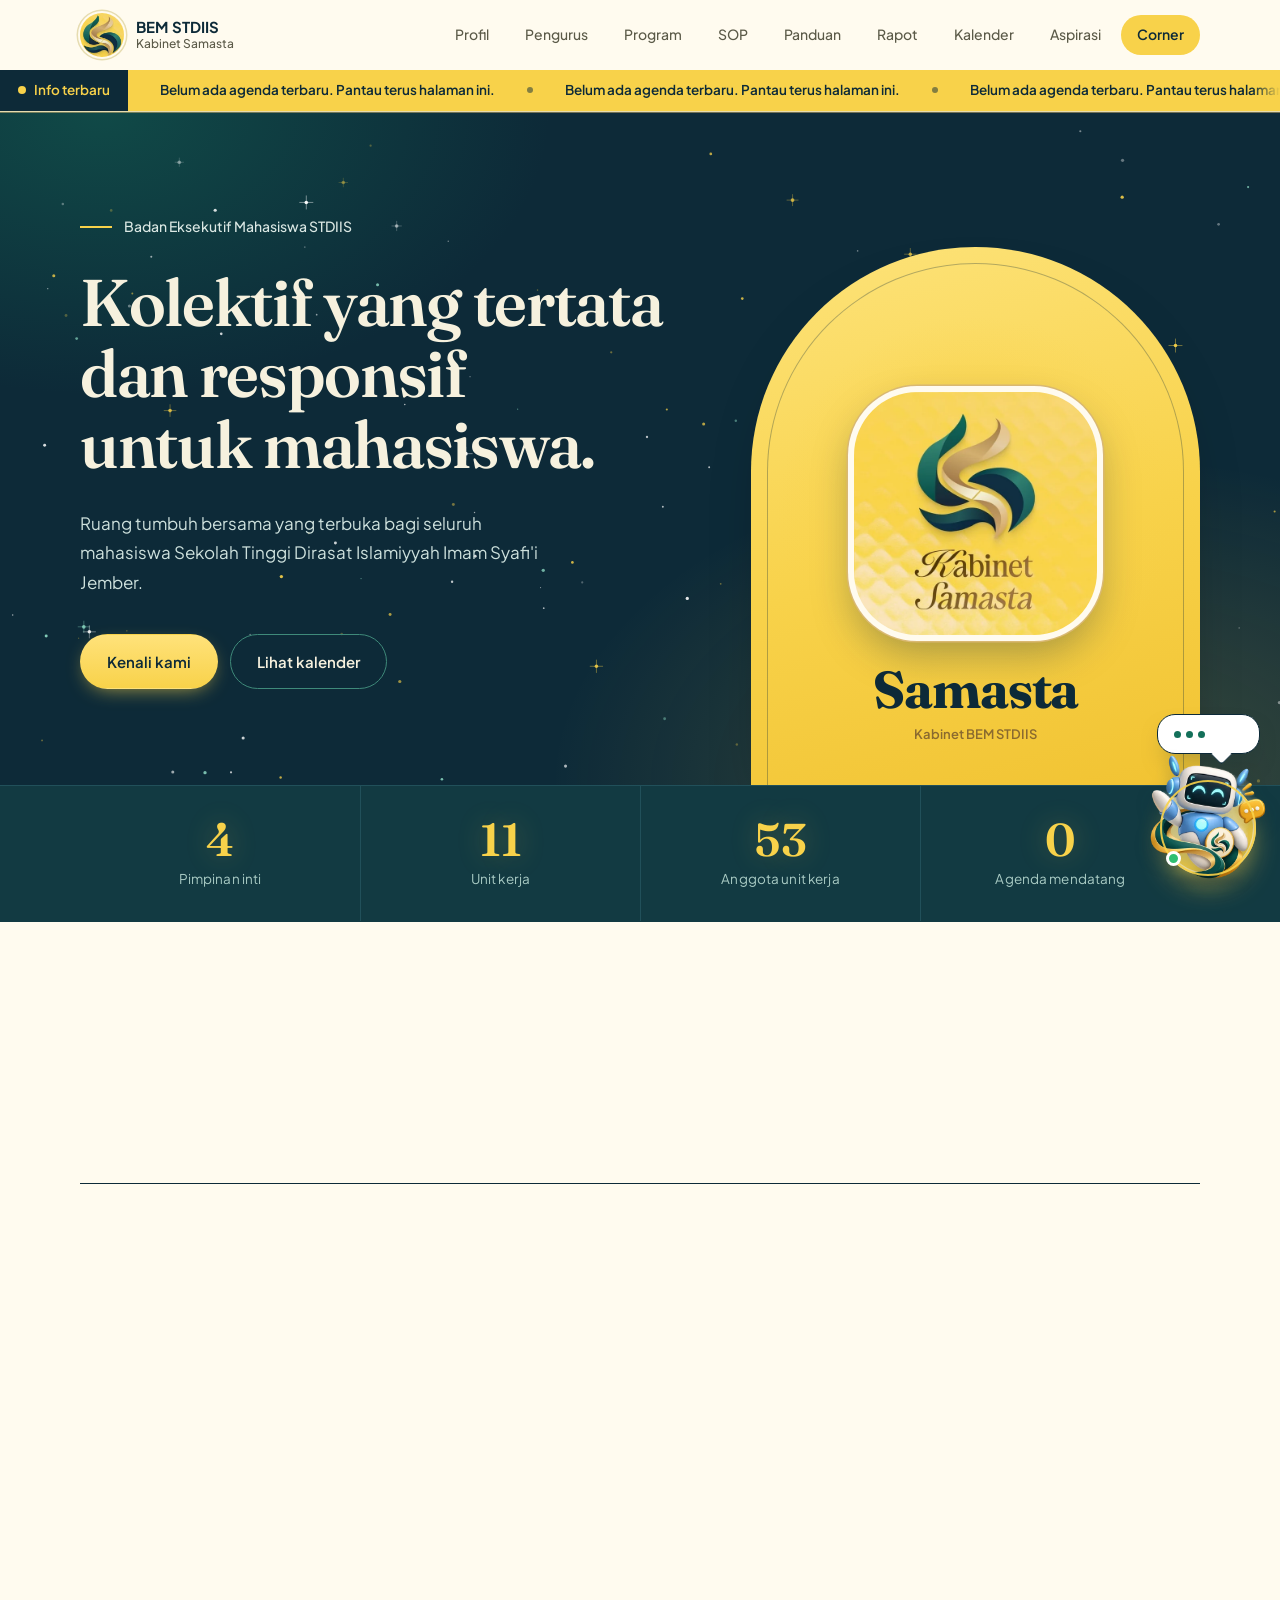
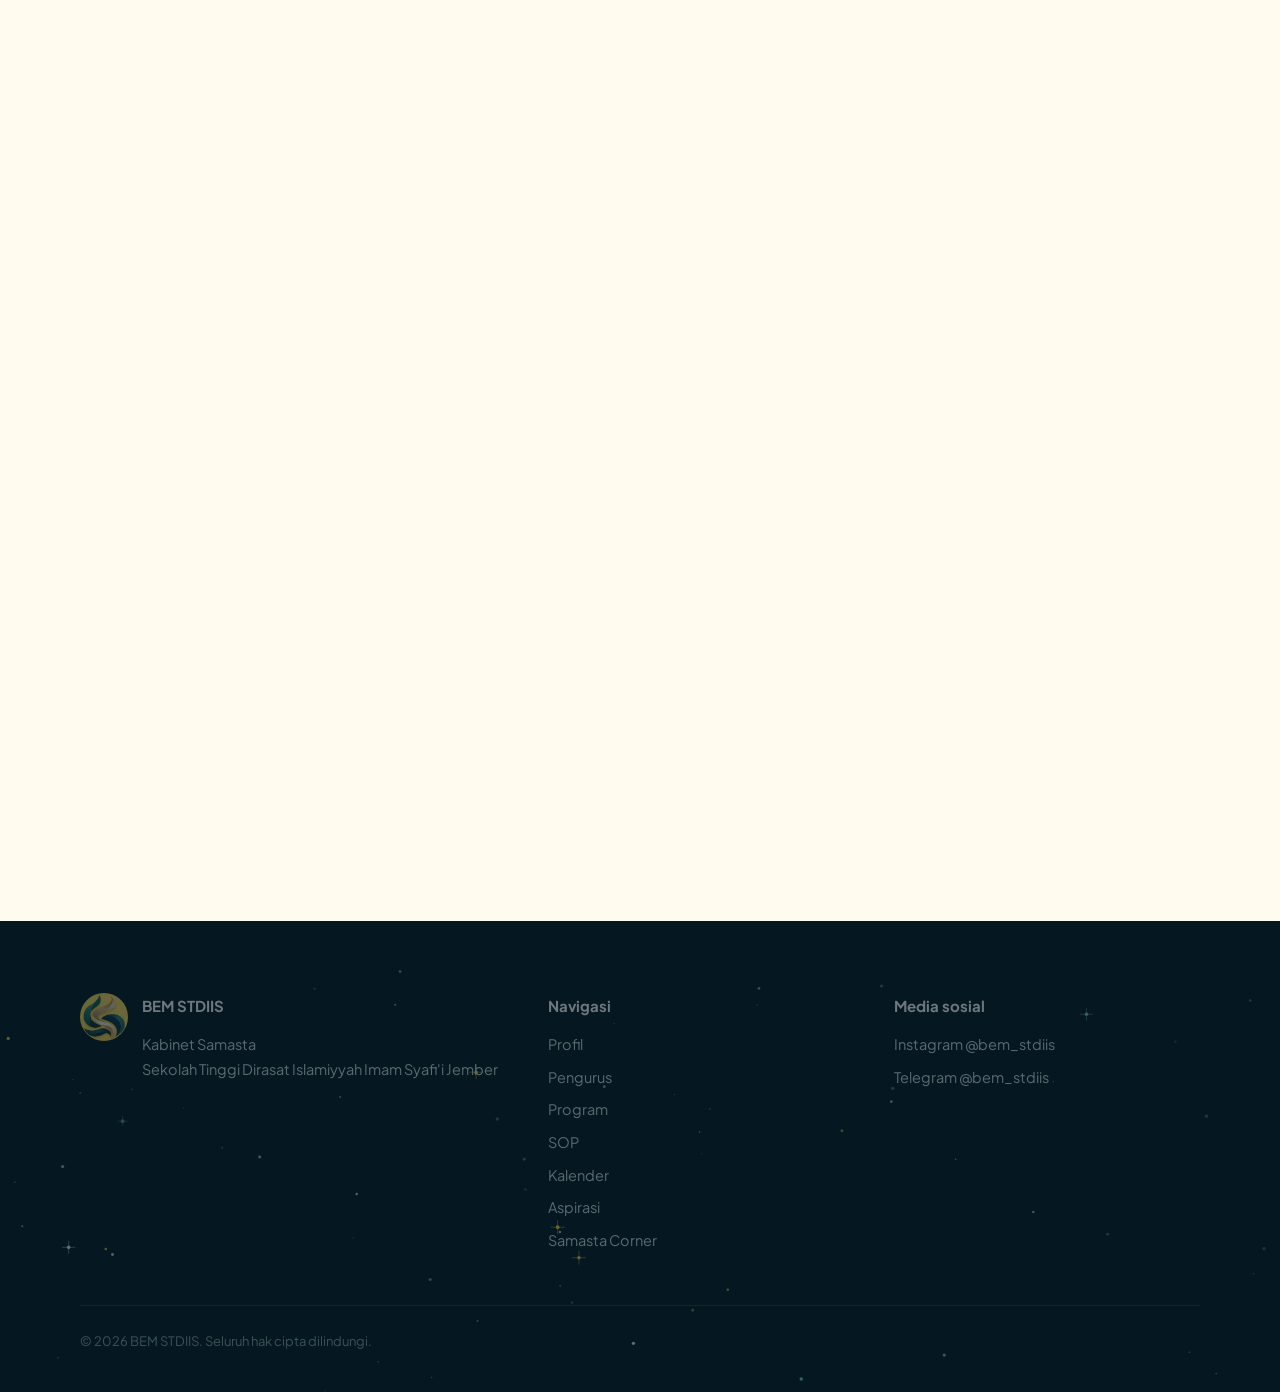
<file: index.html>
<!DOCTYPE html>
<html lang="id">
<head>
<meta charset="UTF-8">
<meta name="viewport" content="width=device-width, initial-scale=1, viewport-fit=cover">
<meta name="theme-color" content="#0d2a38">
<meta name="description" content="Website resmi BEM STDIIS (Sekolah Tinggi Dirasat Islamiyyah Imam Syafi'i Jember), Kabinet Samasta: profil, kepengurusan, program kerja, SOP, dan agenda kegiatan.">
<meta property="og:title" content="BEM STDIIS | Kabinet Samasta">
<meta property="og:description" content="Ruang aspirasi, kolaborasi, dan pengembangan mahasiswa.">
<meta property="og:type" content="website">
<meta property="og:image" content="logo.webp">
<title>BEM STDIIS | Kabinet Samasta</title>
<link rel="icon" type="image/webp" href="[data-uri]">
<link rel="preconnect" href="https://fonts.googleapis.com">
<link rel="preconnect" href="https://fonts.gstatic.com" crossorigin>
<link href="https://fonts.googleapis.com/css2?family=Fraunces:opsz,wght@9..144,500;9..144,600;9..144,700&family=Plus+Jakarta+Sans:wght@400;500;600;700&display=swap" rel="stylesheet">

<style>
:root{
  /* Logo Kabinet Samasta (tertanam langsung, tidak perlu file terpisah) */
  --logo:url("[data-uri]");
  --logo-mark:url("[data-uri]");
  --emerald:#14705a;--emerald-2:#1c5a4c;--champagne:#d9b872;--bronze:#8a6a2f;
  --glow:248,210,74;
  --ink:#0d2a38;--ink-2:#123a42;--indigo:#14705a;
  --paper:#fffbef;--sand:#f6efd3;--gold:#f8d24a;--gold-soft:#ffe27a;
  --muted:#5b5a48;--line:#e6dcb0;
  --serif:"Fraunces",Georgia,"Times New Roman",serif;
  --sans:"Plus Jakarta Sans",system-ui,-apple-system,"Segoe UI",Roboto,Arial,sans-serif;
  --arch:999px 999px 0 0;
  --r:20px;
  --shadow:0 1px 2px rgba(13,42,56,.06),0 8px 24px -12px rgba(13,42,56,.18);
  --ease:cubic-bezier(.2,.7,.2,1);
}
*{box-sizing:border-box;margin:0;padding:0}
html{scroll-padding-top:128px;-webkit-text-size-adjust:100%}
body{overflow-x:clip;font-family:var(--sans);color:var(--ink);background:var(--paper);line-height:1.7;font-size:16px;-webkit-font-smoothing:antialiased;text-rendering:optimizeLegibility}
a{color:inherit;text-decoration:none}
ul,ol{list-style:none}
button{font-family:inherit}
:focus-visible{outline:3px solid var(--gold);outline-offset:3px;border-radius:6px}
::selection{background:var(--gold);color:var(--ink)}
.wrap{width:min(1120px,calc(100% - 40px));margin-inline:auto}
.skip{position:absolute;left:16px;top:-60px;z-index:100;background:var(--ink);color:#fff;padding:10px 18px;border-radius:999px;font-weight:600;font-size:14px;transition:top .2s}
.skip:focus{top:12px}

/* ---------- Header ---------- */
.site-header{position:sticky;top:0;z-index:50;box-shadow:0 1px 0 rgba(217,184,114,.5);background:rgba(255,251,239,.9);-webkit-backdrop-filter:blur(12px);backdrop-filter:blur(12px);border-bottom:1px solid var(--line)}
.bar{display:flex;align-items:center;justify-content:space-between;height:70px;gap:20px}
.brand{display:flex;align-items:center;gap:12px}
.brand-mark{width:44px;height:44px;background:var(--logo-mark) center/cover,var(--gold);border-radius:50%;flex-shrink:0;box-shadow:0 0 0 2px var(--paper),0 0 0 3.5px var(--line)}
.brand b{display:block;font-size:15px;line-height:1.2;letter-spacing:.01em}
.brand small{display:block;font-size:12px;font-weight:500;color:var(--muted);line-height:1.3}
.nav{display:flex;gap:4px;font-size:14px;font-weight:500}
.nav a{padding:8px 16px;border-radius:999px;color:var(--muted);transition:background .2s,color .2s}
.nav a:hover{color:var(--ink);background:var(--sand)}
.nav a.active{color:var(--ink);background:var(--gold);font-weight:600}
.menu-btn{display:none;background:none;border:1px solid var(--line);border-radius:12px;width:44px;height:44px;cursor:pointer;color:var(--ink)}
.menu-btn span,.menu-btn span::before,.menu-btn span::after{display:block;width:18px;height:2px;background:currentColor;margin:auto;position:relative;border-radius:2px}
.menu-btn span::before,.menu-btn span::after{content:"";position:absolute;left:0}
.menu-btn span::before{top:-6px}.menu-btn span::after{top:6px}

/* Ticker */
.ticker{display:flex;background:var(--gold);color:var(--ink);font-size:13.5px;font-weight:600}
.ticker-label{background:var(--ink);color:var(--gold);padding:9px 18px;flex-shrink:0;position:relative;z-index:1;display:flex;align-items:center;gap:8px}
.ticker-label::before{content:"";width:8px;height:8px;border-radius:50%;background:var(--gold);animation:pulse 1.8s ease-in-out infinite}
.ticker-view{flex:1;overflow:hidden;-webkit-mask-image:linear-gradient(90deg,transparent,#000 28px,#000 calc(100% - 28px),transparent);mask-image:linear-gradient(90deg,transparent,#000 28px,#000 calc(100% - 28px),transparent)}
.ticker-track{display:inline-flex;white-space:nowrap;animation:marq 40s linear infinite;will-change:transform}
.ticker:hover .ticker-track,.ticker:focus-within .ticker-track{animation-play-state:paused}
.ticker-item{background:none;border:0;font:inherit;color:inherit;cursor:pointer;padding:9px 0 9px 32px;display:inline-flex;align-items:center}
.ticker-item::after{content:"";width:6px;height:6px;border-radius:50%;background:var(--ink);margin-left:32px;opacity:.5}
.ticker-item:hover{text-decoration:underline;text-underline-offset:3px}
@keyframes marq{to{transform:translateX(-50%)}}
@keyframes pulse{50%{transform:scale(1.7);opacity:.35}}

/* ---------- Hero ---------- */
.hero{position:relative;background:var(--ink);color:#f6f1de;overflow:hidden;isolation:isolate}
.hero::before{content:"";position:absolute;inset:0;z-index:-1;background:
  radial-gradient(60% 70% at 85% 100%,rgba(248,210,74,.20),transparent 70%),
  radial-gradient(50% 60% at 8% 0%,rgba(20,112,90,.45),transparent 70%)}
.hero-grid{display:grid;grid-template-columns:1.15fr .85fr;gap:64px;align-items:end;padding:96px 0 0}
.hero-copy{padding-bottom:96px}
.hero-tag{display:inline-flex;align-items:center;gap:12px;font-size:14px;font-weight:500;color:#dbe8e4;margin-bottom:28px}
.hero-tag::before{content:"";width:32px;height:2px;background:var(--gold)}
h1{font-family:var(--serif);font-weight:600;font-size:clamp(38px,5.6vw,66px);line-height:1.08;letter-spacing:-.02em;text-wrap:balance}
.lead{margin:28px 0 36px;max-width:480px;color:#cde0dc;font-size:17px;line-height:1.75}
.actions{display:flex;gap:12px;flex-wrap:wrap}
.btn{display:inline-flex;align-items:center;justify-content:center;gap:8px;padding:14px 26px;border-radius:999px;font-weight:600;font-size:15px;border:1.5px solid transparent;transition:transform .2s,background .2s,border-color .2s,color .2s}
.btn-gold{background:linear-gradient(180deg,#ffe27a,#f8d24a);color:var(--ink);box-shadow:0 6px 20px -8px rgba(var(--glow),.8)}
.btn-gold:hover{background:var(--gold-soft);transform:translateY(-2px);box-shadow:0 10px 26px -6px rgba(var(--glow),.9)}
.btn-line{border-color:#3f8a7a;color:#f6f1de}
.btn-line:hover{border-color:var(--gold);color:var(--gold);box-shadow:0 0 18px -4px rgba(var(--glow),.55)}
.arch{position:relative;background:linear-gradient(165deg,#fde37a 0%,#f8d24a 55%,#f1c332 100%);color:var(--ink);border-radius:var(--arch);aspect-ratio:5/6;display:flex;flex-direction:column;justify-content:flex-end;align-items:center;text-align:center;padding:0 28px 40px;box-shadow:0 30px 60px -30px rgba(0,0,0,.5)}
.arch::before{content:"";position:absolute;inset:16px 16px 0;border:1.5px solid rgba(13,42,56,.3);border-bottom:0;border-radius:var(--arch);pointer-events:none}
.logo-stage{position:relative;width:62%;aspect-ratio:1;margin-bottom:28px}
.arch-logo{position:relative;z-index:1;width:100%;height:100%;border-radius:26%;background:var(--logo) center/cover,var(--gold);box-shadow:0 0 0 6px var(--paper),0 0 0 7.5px var(--champagne),0 18px 40px rgba(13,42,56,.35)}
/* Cahaya dari belakang logo: hanya memudar masuk, tanpa gerakan */
.logo-glow{position:absolute;inset:-32%;z-index:0;pointer-events:none;border-radius:50%;opacity:0;transition:opacity 1.8s ease;
  background:radial-gradient(circle at 50% 50%,rgba(255,255,255,.96) 0%,rgba(255,249,214,.82) 24%,rgba(var(--glow),.5) 44%,rgba(var(--glow),.16) 58%,rgba(var(--glow),0) 70%)}
.arch.glow-on .logo-glow{opacity:1;animation:glowbreath 6s ease-in-out 1.8s infinite alternate}
@keyframes glowbreath{from{opacity:1}to{opacity:.7}}
.arch-title{font-family:var(--serif);font-weight:700;font-size:clamp(34px,4.4vw,52px);line-height:1;letter-spacing:-.02em}
.arch-sub{font-size:13px;font-weight:600;margin-top:8px;color:var(--bronze)}
.hero-grid>*{animation:rise .9s var(--ease) both}
.hero-grid>.arch{animation-delay:.15s}
@keyframes rise{from{opacity:0;transform:translateY(24px)}to{opacity:1;transform:none}}

/* Statistik */
.stats{background:var(--ink-2);color:#f6f1de;border-top:1px solid #21505a}
.stats ul{display:grid;grid-template-columns:repeat(4,minmax(0,1fr))}
.stats li{padding:30px 16px;border-left:1px solid #21505a;display:flex;flex-direction:column;align-items:center;justify-content:center;text-align:center;gap:4px}
.stats li:first-child{border-left:0}
.stats b{font-family:var(--serif);font-size:clamp(36px,4.2vw,46px);line-height:1.05;color:var(--gold);font-weight:600;font-variant-numeric:tabular-nums;display:inline-block;text-shadow:0 0 28px rgba(var(--glow),.28)}
.stats b.done{animation:statpop .45s var(--ease)}
@keyframes statpop{40%{transform:scale(1.1)}}
.stats span{font-size:13.5px;color:#a9cbc4;letter-spacing:.01em}

/* ---------- Sections ---------- */
section{padding:104px 0}
.alt{background:var(--sand)}
.sec-head{display:grid;grid-template-columns:minmax(0,1fr) minmax(0,1fr);gap:24px 48px;align-items:end;margin-bottom:56px}
h2{font-family:var(--serif);font-weight:600;font-size:clamp(30px,3.8vw,44px);line-height:1.15;letter-spacing:-.015em;text-wrap:balance}
.sec-head p{color:var(--muted);max-width:480px;justify-self:end}

/* Profil */
.vm{display:grid;grid-template-columns:minmax(0,1fr) minmax(0,1fr);gap:56px;border-top:1.5px solid var(--ink);padding-top:40px}
h3.label{font-size:15px;font-weight:700;color:var(--indigo);margin-bottom:18px}
.visi{font-family:var(--serif);font-weight:500;font-size:clamp(23px,2.7vw,31px);line-height:1.45;letter-spacing:-.005em;text-wrap:pretty}
.misi{counter-reset:m}
.misi li{counter-increment:m;display:grid;grid-template-columns:34px 1fr;gap:16px;padding:18px 0;border-bottom:1px solid var(--line);color:var(--muted);font-size:15.5px;line-height:1.65}
.misi li:first-child{padding-top:0}
.misi li:last-child{border-bottom:0}
.misi li::before{content:counter(m);width:34px;height:34px;border-radius:50%;background:var(--gold);color:var(--ink);font-weight:700;font-size:14px;display:grid;place-items:center}

/* Coming soon */
.soon{display:flex;gap:28px;align-items:center;border:1.5px dashed #d3c68f;border-radius:24px;padding:40px}
.soon i{width:60px;height:74px;background:var(--gold);border-radius:var(--arch);flex-shrink:0;box-shadow:inset 0 0 0 5px rgba(255,255,255,.35)}
.soon h3{font-family:var(--serif);font-size:26px;line-height:1.2;margin-bottom:6px}
.soon p{color:var(--muted);max-width:560px}

/* Pengurus */
.leaders{display:grid;grid-template-columns:repeat(4,minmax(0,1fr));gap:20px;margin-bottom:64px}
.leader{background:var(--paper);border:1px solid var(--line);border-top:4px solid var(--gold);border-radius:var(--r);padding:24px 24px 26px;box-shadow:var(--shadow);min-width:0}
.leader p{color:var(--muted);font-size:14px;font-weight:500;margin-bottom:6px}
.leader h4{font-family:var(--serif);font-size:23px;line-height:1.25;overflow-wrap:anywhere;text-wrap:balance}
.org-title{font-size:15px;font-weight:700;color:var(--indigo);padding-bottom:12px;border-bottom:1.5px solid var(--ink);margin-bottom:24px}
.org-title:not(:first-child){margin-top:56px}
.units{display:flex;flex-direction:column;gap:12px}
.unit{background:var(--paper);border:1px solid var(--line);border-radius:16px;box-shadow:var(--shadow);transition:border-color .2s}
.unit[open]{border-color:var(--ink)}
.unit summary{display:flex;align-items:center;gap:16px;padding:20px 24px;cursor:pointer;list-style:none;border-radius:16px}
.unit summary::-webkit-details-marker{display:none}
.unit summary:hover{background:rgba(248,210,74,.12)}
.unit summary:focus-visible{outline-offset:-3px}
.u-name{flex:1;min-width:0;font-family:var(--serif);font-size:19px;line-height:1.3;font-weight:600}
.unit-meta{font-size:13px;color:var(--indigo);font-weight:600;white-space:nowrap;background:var(--sand);padding:4px 12px;border-radius:999px}
.chev{width:10px;height:10px;border-right:2px solid var(--ink);border-bottom:2px solid var(--ink);transform:rotate(45deg) translate(-2px,-2px);transition:transform .25s var(--ease);flex-shrink:0;margin:0 4px 0 2px}
.unit[open] .chev{transform:rotate(-135deg) translate(-2px,-2px)}
.u-body{padding:4px 24px 22px;border-top:1px solid var(--line);margin:0 24px;padding-left:0;padding-right:0}
.u-body ol{counter-reset:u;display:grid;grid-template-columns:repeat(2,minmax(0,1fr));column-gap:32px}
.u-body li{counter-increment:u;display:grid;grid-template-columns:28px minmax(0,1fr);gap:8px;padding:11px 0;border-bottom:1px solid var(--line);font-size:15px;line-height:1.5}
.u-body li::before{content:counter(u);color:var(--muted);font-size:13px;font-variant-numeric:tabular-nums}

/* SOP (siap dipakai nanti) */
.doc{display:grid;grid-template-columns:auto 1fr auto;gap:22px;align-items:center;padding:22px 0;border-bottom:1px solid var(--line)}
.doc-ico{width:44px;height:52px;background:var(--paper);border:1.5px solid var(--ink);border-radius:6px;display:grid;place-items:end center;padding-bottom:6px;font-size:11px;font-weight:700;position:relative}
.doc-ico::after{content:"";position:absolute;top:-1.5px;right:-1.5px;width:14px;height:14px;background:var(--gold);border-left:1.5px solid var(--ink);border-bottom:1.5px solid var(--ink);border-radius:0 6px 0 6px}
.doc h3{font-size:17px;font-weight:700;line-height:1.35}
.doc p{color:var(--muted);font-size:14.5px}
.status{font-size:13px;font-weight:600;padding:8px 16px;border-radius:999px;border:1.5px solid var(--line);color:var(--muted);white-space:nowrap}
a.status{background:var(--ink);border-color:var(--ink);color:#fff;transition:background .2s,color .2s,border-color .2s}
a.status:hover{background:var(--gold);border-color:var(--gold);color:var(--ink)}

/* Kalender */
.cal-wrap{display:grid;grid-template-columns:minmax(0,1.1fr) minmax(0,.9fr);gap:24px;align-items:start}
.cal{background:#fff;border:1px solid var(--line);border-radius:24px;padding:28px;box-shadow:var(--shadow)}
.cal-head{display:flex;align-items:center;justify-content:space-between;margin-bottom:20px}
.cal-head h3{font-family:var(--serif);font-size:24px}
.cal-nav{width:42px;height:42px;border-radius:50%;border:1.5px solid var(--ink);background:var(--paper);font-size:20px;line-height:1;cursor:pointer;color:var(--ink);transition:background .2s}
.cal-nav:hover{background:var(--gold)}
.cal-grid{display:grid;grid-template-columns:repeat(7,minmax(0,1fr));gap:6px}
.dow{text-align:center;font-size:12.5px;font-weight:700;color:var(--muted);padding:6px 0}
.day{position:relative;min-height:56px;border-radius:14px;border:1.5px solid transparent;background:var(--paper);font:inherit;font-weight:600;font-size:15px;color:var(--ink);cursor:pointer;transition:background .2s,border-color .2s,color .2s}
.day:hover{background:var(--sand)}
.day:focus-visible{outline-offset:1px}
.day.today{border-color:var(--ink)}
.day.sel{background:var(--ink);color:#fff}
.day.has::after{content:"";position:absolute;bottom:8px;left:50%;width:7px;height:7px;margin-left:-3.5px;border-radius:50%;background:var(--gold)}
.cal-foot{display:flex;justify-content:space-between;align-items:center;gap:12px;flex-wrap:wrap;margin-top:20px;padding-top:16px;border-top:1px solid var(--line);font-size:13px;color:var(--muted)}
.cal-foot i{display:inline-block;width:8px;height:8px;border-radius:50%;background:var(--gold);margin-right:8px}
.link-btn{background:none;border:0;font:inherit;font-weight:700;font-size:13.5px;color:var(--ink);text-decoration:underline;text-underline-offset:4px;cursor:pointer}
.panel{background:var(--ink);color:#f6f1de;border-radius:24px;padding:32px;position:sticky;top:140px}
.panel-date{font-size:14px;color:var(--gold);font-weight:600;margin-bottom:20px}
.ev{padding:20px 0;border-top:1px solid #21505a}
.ev:first-child{border-top:0;padding-top:0}
.ev h4{font-family:var(--serif);font-size:22px;line-height:1.3;margin-bottom:10px;text-wrap:balance}
.badge{display:inline-block;background:var(--gold);color:var(--ink);font-size:12px;font-weight:700;padding:2px 12px;border-radius:999px;margin-bottom:12px}
.ev dl{display:grid;grid-template-columns:auto 1fr;gap:2px 16px;font-size:14px;color:#dbe8e4;margin-bottom:10px}
.ev dt{color:#8fb8b0}
.ev p{font-size:14.5px;color:#cde0dc}
.empty{color:#cde0dc;font-size:15px}
.empty .link-btn{color:var(--gold);display:block;margin-top:14px;text-align:left}

/* Footer */
footer{background:#071b24;color:#cde0dc;padding:72px 0 32px}
.foot{display:grid;grid-template-columns:1.4fr 1fr 1fr;gap:40px;padding-bottom:44px;border-bottom:1px solid #1a4150}
.foot-brand{display:flex;gap:14px;align-items:flex-start}
.foot-brand .brand-mark{width:48px;height:48px;box-shadow:none}
footer h4{color:#fff;font-size:15px;margin-bottom:14px}
footer p,footer li{font-size:14.5px;margin-bottom:8px}
footer a{transition:color .2s}
footer a:hover{color:var(--gold)}
.copy{padding-top:24px;font-size:13px;color:#7fa5a0}

/* Interaksi klik */
@keyframes bounce{0%{transform:scale(1)}28%{transform:scale(.9)}58%{transform:scale(1.06)}78%{transform:scale(.98)}100%{transform:scale(1)}}
.pop{animation:bounce .45s cubic-bezier(.34,1.56,.64,1)}
.btn:active,.cal-nav:active,.day:active{transform:scale(.93)}


/* ---------- Efek cahaya: hanya di sekeliling tombol yang diklik ---------- */
.btn,.nav a,.cal-nav,.ticker-item,.menu-btn,a.status,.brand,.link-btn,.day,.unit summary,.chip,.sp-card,.sp-back,.sp-toc a,.sp-pn a{position:relative;-webkit-tap-highlight-color:transparent}
.lit{animation:halo .8s ease-out}
@keyframes halo{0%{box-shadow:0 0 0 0 rgba(var(--glow),.85),0 0 0 0 rgba(var(--glow),.5)}
  40%{box-shadow:0 0 0 5px rgba(var(--glow),.55),0 0 30px 8px rgba(var(--glow),.6)}
  100%{box-shadow:0 0 0 12px rgba(var(--glow),0),0 0 50px 20px rgba(var(--glow),0)}}
/* ===== Pusat SOP ===== */
:root{color-scheme:light;box-sizing:border-box;padding-top:env(safe-area-inset-top,0px);padding-bottom:env(safe-area-inset-bottom,0px)}
#home[hidden],#sop-app[hidden],.sp-hide{display:none}
.sp-teaser{flex-wrap:wrap}.sp-teaser>div{flex:1;min-width:240px}
.sp-top{background:var(--sand);padding:40px 0 22px;border-bottom:1px solid var(--line)}
.sp-crumb{font-size:13.5px;color:var(--muted);margin-bottom:16px}.sp-crumb a{text-decoration:underline;text-underline-offset:3px}
.sp-top h1{font-size:clamp(32px,4.4vw,48px)}.sp-lead{color:var(--muted);max-width:560px;margin:10px 0 22px}
.sp-search{display:flex;align-items:center;gap:12px;background:#fff;border:1.5px solid var(--ink);border-radius:999px;padding:0 20px;max-width:640px;box-shadow:var(--shadow);transition:box-shadow .2s}
.sp-search:focus-within{box-shadow:0 0 0 4px rgba(var(--glow),.5)}
.sp-search input{flex:1;min-width:0;border:0;background:none;font:inherit;font-size:16px;padding:15px 0;color:var(--ink);outline:0}
.sp-abbr{font-size:13px;color:var(--muted);margin-top:12px}
.sp-chips{display:flex;align-items:center;gap:8px;overflow-x:auto;padding:20px 20px 8px;margin:0 -20px;scroll-snap-type:x proximity;scrollbar-width:thin;-webkit-mask-image:linear-gradient(90deg,transparent,#000 20px,#000 calc(100% - 28px),transparent);mask-image:linear-gradient(90deg,transparent,#000 20px,#000 calc(100% - 28px),transparent)}
.sp-gl{flex:none;font-size:12.5px;font-weight:700;color:var(--indigo);padding-left:14px;margin-left:6px;border-left:2px solid var(--gold);white-space:nowrap}
.chip{flex:none;scroll-snap-align:center;display:inline-flex;align-items:center;gap:8px;border:1.5px solid var(--line);background:var(--paper);border-radius:999px;padding:9px 16px;font:600 14px var(--sans);color:var(--ink);cursor:pointer;white-space:nowrap;transition:background .2s,border-color .2s,color .2s}
.chip small{font-weight:500;font-size:12.5px;color:var(--muted)}.chip em{font-style:normal;font-size:12px;background:var(--sand);border-radius:999px;padding:1px 8px;color:var(--indigo)}
.chip:hover{border-color:var(--ink)}.chip[aria-pressed=true]{background:var(--ink);border-color:var(--ink);color:#fff}
.chip[aria-pressed=true] small{color:#cde0dc}.chip[aria-pressed=true] em{background:var(--gold);color:var(--ink)}
.sp-res{padding:32px 0 96px}.sp-bar{display:flex;justify-content:space-between;align-items:baseline;gap:16px;border-bottom:1.5px solid var(--ink);padding-bottom:12px}
.sp-bar h2{font-size:clamp(22px,3vw,30px)}.sp-bar span{font-size:14px;color:var(--muted);white-space:nowrap}
.sp-gh{font:700 15px var(--sans);color:var(--indigo);margin:30px 0 0}.sp-gh small{font-weight:500;color:var(--muted)}
.sp-cards{display:grid;grid-template-columns:repeat(auto-fill,minmax(300px,1fr));gap:14px;margin-top:14px}
.sp-card{display:flex;flex-direction:column;gap:6px;background:var(--paper);border:1px solid var(--line);border-left:4px solid var(--gold);border-radius:16px;padding:18px 20px;box-shadow:var(--shadow);transition:border-color .2s,transform .2s}
.sp-card:hover{border-color:var(--ink);transform:translateY(-2px)}.sp-code{font-size:12.5px;font-weight:700;color:var(--bronze);letter-spacing:.02em}
.sp-card b{font-family:var(--serif);font-size:18px;line-height:1.3}
.sp-card p{font-size:14px;color:var(--muted);line-height:1.55;display:-webkit-box;-webkit-line-clamp:3;-webkit-box-orient:vertical;overflow:hidden}
.sp-tags{display:flex;gap:6px;flex-wrap:wrap;margin-top:auto;padding-top:6px}.sp-tags i{font-style:normal;font-size:12px;font-weight:600;background:var(--sand);color:var(--indigo);border-radius:999px;padding:2px 10px}
mark{background:var(--gold-soft);color:inherit;border-radius:3px}.sp-empty{padding:48px 0;color:var(--muted)}.sp-empty .link-btn{display:block;margin-top:12px}
.sp-doc{padding:28px 0 96px}.sp-back{display:inline-flex;gap:8px;font-weight:600;font-size:14.5px;margin-bottom:20px;padding:8px 18px;border:1.5px solid var(--line);border-radius:999px;background:var(--paper);transition:background .2s}.sp-back:hover{background:var(--gold)}
.sp-dh{background:var(--ink);color:#f6f1de;border-radius:24px;padding:36px;position:relative;overflow:hidden;isolation:isolate}
.sp-dh::before{content:"";position:absolute;z-index:-1;right:-70px;top:-70px;width:260px;height:260px;border-radius:50%;background:radial-gradient(circle,rgba(var(--glow),.28),transparent 70%)}
.sp-dh .sp-code{display:inline-block;background:var(--gold);color:var(--ink);border-radius:999px;padding:3px 14px;font-size:13px}
.sp-dh h2{color:#fff;margin:14px 0 18px;max-width:780px}.sp-meta{display:flex;flex-wrap:wrap;gap:8px}
.sp-meta span,.sp-meta a{font-size:13px;border:1px solid #3f8a7a;border-radius:999px;padding:4px 14px;color:#dbe8e4}.sp-meta a:hover{border-color:var(--gold);color:var(--gold)}.sp-meta b{color:var(--gold);font-weight:600}
.sp-goal{margin-top:20px;max-width:760px;color:#cde0dc;font-size:15.5px}
.sp-layout{display:grid;grid-template-columns:236px minmax(0,1fr);gap:48px;margin-top:40px;align-items:start}
.sp-toc{position:sticky;top:150px;max-height:calc(100vh - 170px);overflow:auto;font-size:14px}
.sp-toc h4{font-size:13px;color:var(--indigo);margin:14px 12px 4px}.sp-toc h4:first-child{margin-top:0}
.sp-toc a{display:flex;gap:10px;padding:7px 12px;border-radius:10px;color:var(--muted);line-height:1.4}.sp-toc a b{width:22px;flex:none;color:var(--bronze)}
.sp-toc a:hover{background:var(--sand);color:var(--ink)}.sp-toc a.on{background:var(--gold);color:var(--ink);font-weight:600}.sp-toc a.on b{color:var(--ink)}
.sp-sec{padding:0 0 36px;margin-bottom:36px;border-bottom:1px solid var(--line);scroll-margin-top:140px}
.sp-sec h3{display:flex;gap:14px;align-items:center;font-family:var(--serif);font-size:24px;line-height:1.25;margin-bottom:16px}
.sp-sec h3 b{flex:none;min-width:36px;height:36px;border-radius:50%;background:var(--gold);display:grid;place-items:center;font:700 14px var(--sans)}
.sp-sec p{margin-bottom:12px;max-width:72ch}
.sp-ul li{position:relative;padding:8px 0 8px 24px;border-bottom:1px dashed var(--line);font-size:15.5px}
.sp-ul li::before{content:"";position:absolute;left:3px;top:17px;width:8px;height:8px;border-radius:50%;background:var(--gold)}
.sp-ul.warn li::before{background:var(--bronze)}.sp-ul.ok li::before{background:none;border:solid var(--emerald);border-width:0 2px 2px 0;border-radius:0;width:6px;height:11px;top:10px;left:4px;transform:rotate(45deg)}
.sp-note{background:var(--sand);border-left:4px solid var(--gold);border-radius:0 12px 12px 0;padding:12px 16px;font-size:14.5px}
.sp-tw{overflow-x:auto;border:1px solid var(--line);border-radius:14px;margin:12px 0;background:#fff}.sp-tw table{border-collapse:collapse;width:100%;min-width:520px;font-size:14.5px}
.sp-tw th{background:var(--ink);color:#fff;text-align:left;padding:10px 14px;font-weight:600;font-size:13.5px}.sp-tw td{padding:10px 14px;border-top:1px solid var(--line);vertical-align:top;line-height:1.55}.sp-tw td:first-child{font-weight:600}
.raci{display:inline-grid;place-items:center;width:28px;height:28px;border-radius:50%;font-weight:700;font-size:13px;background:var(--sand)}.raci-A{background:var(--ink);color:#fff}.raci-R{background:var(--gold)}.raci-C{background:#cfe6dd;color:var(--emerald-2)}
.sp-steps li{display:grid;grid-template-columns:40px minmax(0,1fr);gap:18px;padding-bottom:20px;position:relative}
.sp-steps li::after{content:"";position:absolute;left:19px;top:42px;bottom:2px;width:2px;background:var(--line)}.sp-steps li:last-child::after{display:none}
.sp-sn{width:40px;height:40px;border-radius:50%;background:var(--ink);color:var(--gold);display:grid;place-items:center;font:700 15px var(--serif)}
.sp-sc{background:var(--paper);border:1px solid var(--line);border-radius:16px;padding:16px 20px;box-shadow:var(--shadow)}.sp-sc h4{font-family:var(--serif);font-size:18px;line-height:1.3;margin-bottom:4px}.sp-sc p{font-size:15px;color:var(--muted);margin:0 0 12px}
.sp-sc dl{display:grid;grid-template-columns:repeat(2,minmax(0,1fr));gap:10px 20px;font-size:13.5px}.sp-sc dt{color:var(--bronze);font-weight:700;font-size:12.5px}.sp-sc dd{margin:0}
.sp-def>div{display:grid;grid-template-columns:minmax(0,220px) minmax(0,1fr);gap:16px;padding:12px 0;border-bottom:1px dashed var(--line)}.sp-def dt{font-weight:700}.sp-def dd{margin:0;color:var(--muted)}
.sp-flow{display:flex;flex-wrap:wrap;gap:8px 6px;align-items:center}.sp-flow span{background:var(--sand);border:1px solid var(--line);border-radius:999px;padding:6px 14px;font-size:14px;font-weight:600}.sp-flow i{font-style:normal;color:var(--bronze);font-weight:700}
.sp-ck{display:flex;gap:12px;align-items:flex-start;padding:10px 0;border-bottom:1px dashed var(--line);cursor:pointer;font-size:15px}.sp-ck input{width:20px;height:20px;accent-color:var(--emerald);margin-top:3px;flex:none}.sp-ck input:checked+span{color:var(--muted);text-decoration:line-through}
.sp-pn{display:grid;grid-template-columns:1fr 1fr;gap:14px}.sp-pn a{border:1px solid var(--line);border-radius:16px;padding:16px 20px;background:var(--paper);transition:border-color .2s}.sp-pn a:hover{border-color:var(--ink)}.sp-pn a:last-child{text-align:right}.sp-pn small{display:block;color:var(--muted);font-size:12.5px}.sp-pn b{font-family:var(--serif);font-size:16px;line-height:1.3}
abbr{text-decoration:underline dotted;text-underline-offset:3px;cursor:help}.sp-x{color:var(--emerald);font-weight:600;text-decoration:underline;text-underline-offset:3px}
@media (max-width:900px){.sp-layout{grid-template-columns:minmax(0,1fr);gap:24px}.sp-toc{position:static;display:flex;gap:6px;overflow-x:auto;max-height:none}.sp-toc h4{display:none}.sp-toc a{flex:none;white-space:nowrap;border:1px solid var(--line)}.sp-dh{padding:26px}}
@media (max-width:560px){.sp-sc dl,.sp-def>div,.sp-pn{grid-template-columns:minmax(0,1fr)}.sp-def>div{gap:2px}.sp-cards{grid-template-columns:minmax(0,1fr)}.sp-steps li{grid-template-columns:32px minmax(0,1fr);gap:12px}.sp-sn{width:32px;height:32px;font-size:13px}.sp-steps li::after{left:15px;top:34px}.sp-sec h3{font-size:21px}}

.sp-dl{margin-top:22px}.sp-dl svg{flex:none}.sp-dlmsg{margin-top:12px;font-size:14px;color:#ffe27a;max-width:560px}

@media print{.site-header,footer,.sp-top,.sp-back,.sp-toc,.sp-pn{display:none!important}.sp-dh{background:#fff;color:#000;border:1px solid #000}.sp-dh h2,.sp-goal{color:#000}}
/* ---------- Responsive ---------- */
@media (max-width:900px){
  section{padding:72px 0}
  .hero-grid{grid-template-columns:1fr;gap:48px;padding-top:60px}
  .hero-copy{padding-bottom:0}
  .arch{max-width:380px;width:100%;margin-inline:auto}
  .sec-head,.foot,.vm{grid-template-columns:1fr;gap:32px}
  .sec-head{gap:16px;margin-bottom:40px}
  .sec-head p{justify-self:start}
  .leaders{grid-template-columns:repeat(2,minmax(0,1fr))}
  .cal-wrap{grid-template-columns:1fr}
  .panel{position:static}
  .stats ul{grid-template-columns:repeat(2,minmax(0,1fr))}
  .stats li:nth-child(odd){border-left:0}
  .stats li:nth-child(n+3){border-top:1px solid #21505a}
}
@media (max-width:760px){
  .menu-btn{display:block}
  .nav{position:absolute;z-index:5;top:70px;left:0;right:0;box-shadow:0 20px 30px -20px rgba(13,42,56,.25);flex-direction:column;background:var(--paper);padding:12px 20px 20px;border-bottom:1px solid var(--line);display:none}
  .nav.open{display:flex}
  .nav a{padding:12px 14px}
}
@media (max-width:600px){
  .u-body ol{grid-template-columns:minmax(0,1fr)}
  .unit summary{padding:16px 18px;gap:12px}
  .u-name{font-size:17px}
  .u-body{margin:0 18px}
  .soon{flex-direction:column;align-items:flex-start;padding:28px}
  .cal{padding:16px}
  .day{min-height:46px;font-size:14px;border-radius:10px}
  .cal-grid{gap:4px}
  .ticker-label{padding:9px 12px}
  .panel{padding:26px}
}
@media (max-width:560px){
  .doc{grid-template-columns:auto 1fr}
  .doc .status{grid-column:1/-1;justify-self:start}
  .leaders{grid-template-columns:minmax(0,1fr)}
  .unit-meta{font-size:12px;padding:3px 10px}
}
@media (prefers-reduced-motion:reduce){
  html{scroll-behavior:auto}
  *,*::before,*::after{animation:none!important;transition:none!important}
  .ticker-view{overflow-x:auto}
}

/* ===== Buku panduan ===== */
.pd-grid{display:grid;grid-template-columns:repeat(auto-fill,minmax(260px,1fr));gap:14px;margin-bottom:8px}
.pd-card{display:flex;flex-direction:column;gap:14px;background:var(--paper);border:1px solid var(--line);border-radius:18px;padding:20px;box-shadow:var(--shadow);transition:border-color .2s,transform .25s var(--ease)}
.pd-card:hover{border-color:var(--ink);transform:translateY(-3px)}
.pd-top{display:flex;gap:14px;align-items:center}
.pd-ic{flex:none;width:48px;height:48px;border-radius:14px;background:var(--gold);color:var(--ink);display:grid;place-items:center}
.pd-card small{display:block;font-size:12.5px;color:var(--muted);font-weight:600}
.pd-card h4{font-family:var(--serif);font-size:19px;line-height:1.25}
.pd-dl{margin-top:auto;align-self:flex-start;padding:10px 20px;font-size:14.5px;gap:8px}
.pd-msg{font-size:13.5px;color:var(--bronze);line-height:1.5}
/* ===== Animasi scroll ===== */
:root{--rvy:30px}
html[data-dir=up]{--rvy:-30px}
.rv{opacity:0}
.rv.in{animation:rv .75s var(--ease) both;animation-delay:var(--d,0s)}
.rv-z.in{animation-name:rvz}.rv-l.in{animation-name:rvl}.rv-r.in{animation-name:rvr}
@keyframes rv{from{opacity:0;translate:0 var(--rvy)}to{opacity:1;translate:0 0}}
@keyframes rvz{from{opacity:0;scale:.92;translate:0 calc(var(--rvy)*.6)}to{opacity:1;scale:1;translate:0 0}}
@keyframes rvl{from{opacity:0;translate:-38px 0}to{opacity:1;translate:0 0}}
@keyframes rvr{from{opacity:0;translate:38px 0}to{opacity:1;translate:0 0}}
.sp-progress{position:fixed;left:0;top:0;height:3px;width:100%;z-index:100;transform-origin:0 50%;transform:scaleX(var(--p,0));background:linear-gradient(90deg,var(--gold),var(--bronze));pointer-events:none}
.site-header{transition:box-shadow .3s,background .3s}
.site-header.scrolled{box-shadow:0 10px 26px -14px rgba(13,42,56,.38)}
.brand-mark{transition:transform .35s var(--ease)}.site-header.scrolled .brand-mark{transform:scale(.86)}
.arch-title,.arch-sub{position:relative;z-index:1}
.nav a:hover{transform:translateY(-1px)}
@keyframes navin{from{opacity:0;translate:0 -8px}to{opacity:1;translate:0 0}}
@media (max-width:760px){.nav.open a{animation:navin .38s var(--ease) backwards}.nav.open a:nth-child(2){animation-delay:.04s}.nav.open a:nth-child(3){animation-delay:.08s}.nav.open a:nth-child(4){animation-delay:.12s}.nav.open a:nth-child(5){animation-delay:.16s}.nav.open a:nth-child(6){animation-delay:.2s}}
@keyframes viewin{from{opacity:0;translate:0 14px}}
@keyframes pagein{from{opacity:0}}
#sp-listview:not([hidden]),#sp-docview:not([hidden]){animation:pagein .25s var(--ease) backwards}
@media (prefers-reduced-motion:reduce){.rv{opacity:1!important}.sp-progress{display:none}}
@media print{.rv{opacity:1!important}.sp-progress{display:none}}

/* ===== Fokus bagian: bagian lain meredup saat satu bagian sedang dibaca ===== */
:root{--dim:.58;--dim-rgb:6,24,32;--dim-t:.7s}
#home>section,#home>.stats,footer{position:relative}
#home>.hero::after,#home>.stats::after,#home>section::after,footer::after{content:"";position:absolute;inset:0;z-index:20;pointer-events:none;background:rgb(var(--dim-rgb));opacity:0;transition:opacity var(--dim-t) cubic-bezier(.4,0,.2,1)}
html.focus-on .is-dim::after{opacity:var(--dim)}
@media (max-width:760px){:root{--dim:.5}}
@media print{#home>.hero::after,#home>.stats::after,#home>section::after,footer::after{display:none}}

/* ===== Sampul buku ===== */
.pd-cover{position:relative;aspect-ratio:3/4;border-radius:6px 14px 14px 6px;background:linear-gradient(160deg,#14404f 0%,var(--ink) 72%);color:#fdf3cf;padding:22px 18px 18px 28px;display:flex;flex-direction:column;overflow:hidden;box-shadow:0 18px 30px -16px rgba(13,42,56,.55),inset 7px 0 0 rgba(0,0,0,.2),inset 9px 0 0 rgba(255,255,255,.07);transition:transform .35s var(--ease),box-shadow .35s}
.pd-cover::before{content:"";position:absolute;inset:10px 10px 10px 20px;border:1.5px solid rgba(217,184,114,.55);border-radius:3px 9px 9px 3px;pointer-events:none}
.pd-mark{width:38px;height:38px;border-radius:50%;background:var(--logo-mark) center/cover,var(--gold);box-shadow:0 0 0 2px rgba(255,255,255,.85);flex:none}
.pd-cover small{margin-top:14px;font:700 10.5px var(--sans);letter-spacing:.18em;color:var(--gold)}
.pd-kick{margin-top:auto;font:600 13px var(--sans);color:#cde0dc}
.pd-cover h4{font-family:var(--serif);font-size:clamp(20px,2.4vw,25px);line-height:1.15;color:#fff;margin-top:2px;overflow-wrap:anywhere}
.pd-foot{font-style:normal;font-size:10.5px;color:#9fc3bc;margin-top:12px}
.pd-ribbon{position:absolute;top:16px;right:-36px;transform:rotate(38deg);background:var(--gold);color:var(--ink);font:700 10px var(--sans);padding:3px 40px;z-index:1}
.pd-books{display:grid;grid-template-columns:repeat(auto-fill,minmax(190px,1fr));gap:26px 18px;margin-top:16px}
.pd-book{display:flex;flex-direction:column;gap:12px}
.pd-book:hover .pd-cover{transform:translateY(-6px) rotate(-.6deg);box-shadow:0 26px 36px -18px rgba(13,42,56,.6),inset 7px 0 0 rgba(0,0,0,.2),inset 9px 0 0 rgba(255,255,255,.07)}
.pd-book.na .pd-cover{filter:saturate(.35) brightness(.85)}
.pd-act{display:flex;gap:8px}.pd-act .btn{flex:1;min-width:0;justify-content:center;text-align:center;padding:9px 10px;font-size:14px}
.pd-act .btn{align-self:stretch;margin-top:0}
.pd-open{background:transparent;border:1.5px solid var(--ink);color:var(--ink)}.pd-open:hover{background:var(--sand)}
.pd-act .btn[aria-disabled=true]{opacity:.5;pointer-events:none;box-shadow:none}
.pd-teaser{display:flex;flex-wrap:wrap;gap:28px 36px;align-items:center;background:var(--paper);border:1px solid var(--line);border-radius:24px;padding:28px;box-shadow:var(--shadow)}
.pd-teaser .pd-cover{width:170px;flex:none}.pd-teaser>div:last-child{flex:1;min-width:240px}
.pd-teaser h3{font-family:var(--serif);font-size:clamp(22px,3vw,28px);margin-bottom:8px}.pd-teaser p{color:var(--muted);max-width:520px;margin-bottom:18px}
#pd-app:not([hidden]){animation:pagein .25s var(--ease) backwards}
.pd-books.fresh .pd-book{animation:viewin .55s var(--ease) backwards;animation-delay:calc(var(--i)*45ms)}
@media (max-width:560px){.pd-books{grid-template-columns:repeat(2,minmax(0,1fr));gap:22px 12px}.pd-cover{padding:18px 12px 14px 22px}.pd-cover::before{inset:8px 8px 8px 16px}.pd-act{flex-direction:column}.pd-teaser{padding:22px}.pd-teaser .pd-cover{width:180px}}
@media print{#pd-app{display:none!important}}

/* ===== Pujian dan kritik ===== */
.asp-wrap{display:grid;grid-template-columns:minmax(0,1fr) minmax(0,.92fr);gap:28px;align-items:start}
.asp-pick{display:flex;flex-direction:column;gap:30px;min-width:0}
.asp-g h3{font:700 15px var(--sans);color:var(--indigo);padding-bottom:10px;border-bottom:1.5px solid var(--ink);margin-bottom:14px}
.asp-chips{display:flex;flex-wrap:wrap;gap:8px}
.asp-pick .chip{min-height:42px}
.asp-names{margin-top:14px;padding:16px 18px 18px;background:var(--sand);border-left:4px solid var(--gold);border-radius:0 16px 16px 0}
.asp-names[hidden]{display:none}
.asp-names:not([hidden]){animation:viewin .4s var(--ease) backwards}
.asp-names p{font-size:14px;color:var(--muted);margin-bottom:10px}
.chip.person[aria-pressed=true]{background:var(--gold);border-color:var(--ink);color:var(--ink)}
.chip.person[aria-pressed=true] small{color:var(--ink)}

.asp-card{--c-bg:#fff;--c-fg:var(--ink);--c-mute:var(--muted);--c-line:var(--line);--c-field:var(--paper);--c-btn-bg:var(--ink);--c-btn-fg:#fff;--c-err:#b3261e;
  position:sticky;top:140px;padding:28px;border-radius:24px;border:1px solid var(--c-line);box-shadow:var(--shadow);
  background-color:var(--c-bg);color:var(--c-fg);transition:background-color .6s ease,color .45s ease,border-color .6s ease}
.asp-card[data-mode=pujian]{--c-bg:#fff0a8;--c-fg:#2b2710;--c-mute:#6a5f2a;--c-line:#e3d170;--c-field:rgba(255,255,255,.62);--c-btn-bg:#2b2710;--c-btn-fg:#fff0a8}
.asp-card[data-mode=kritik]{--c-bg:#2d3135;--c-fg:#eef0f2;--c-mute:#aab1b7;--c-line:#484e54;--c-field:rgba(255,255,255,.06);--c-btn-bg:#eef0f2;--c-btn-fg:#1b1e21;--c-err:#ffb4a9}
.asp-card :focus-visible{outline-color:var(--c-fg)}
.asp-to{min-height:62px;padding-bottom:18px;border-bottom:1px solid var(--c-line);transition:border-color .6s ease}
.asp-to b{display:block;font-family:var(--serif);font-size:26px;line-height:1.2;font-weight:600;overflow-wrap:anywhere}
.asp-to span{display:block;font-size:14px;color:var(--c-mute);margin-top:2px}
.asp-to .asp-empty{font-size:15px;color:var(--c-mute);padding-top:6px}
.asp-mode{display:grid;grid-template-columns:1fr 1fr;gap:10px;margin:18px 0 22px}
.asp-mode button{display:flex;align-items:center;justify-content:center;gap:10px;padding:13px 12px;border-radius:14px;border:1.5px solid var(--c-line);background:transparent;color:var(--c-fg);font:700 15px var(--sans);cursor:pointer;transition:background-color .3s,color .3s,border-color .3s}
.asp-mode button:hover{border-color:var(--c-fg)}
.asp-mode button[aria-pressed=true]{background:var(--c-fg);color:var(--c-bg);border-color:var(--c-fg)}
.sw{width:15px;height:15px;border-radius:50%;border:1.5px solid currentColor;flex:none}
.sw-p{background:#fff0a8}.sw-k{background:#2d3135}
.asp-q{display:block;font-family:var(--serif);font-size:21px;line-height:1.3;font-weight:600;margin-bottom:12px;text-wrap:balance}
#asp-msg{display:block;width:100%;min-height:160px;resize:vertical;padding:14px 16px;border-radius:14px;border:1.5px solid var(--c-line);background-color:var(--c-field);color:inherit;font:inherit;font-size:16px;line-height:1.6;transition:background-color .6s ease,border-color .6s ease,opacity .3s}
#asp-msg::placeholder{color:var(--c-mute);opacity:.85}
#asp-msg:disabled{opacity:.6;cursor:not-allowed}
#asp-msg:focus{outline:0;border-color:var(--c-fg)}
.asp-meta{display:flex;justify-content:space-between;font-size:13px;color:var(--c-mute);margin-top:8px}
.asp-hp{position:absolute;left:-9999px;width:1px;height:1px;opacity:0;pointer-events:none}
.asp-send{width:100%;margin-top:16px;cursor:pointer;background:var(--c-btn-bg);color:var(--c-btn-fg);transition:background-color .45s,color .45s,transform .2s,opacity .2s}
.asp-send:hover{background:var(--c-btn-bg);opacity:.9;transform:translateY(-1px)}
.asp-send:disabled{opacity:.55;cursor:not-allowed;transform:none}
.asp-status{min-height:22px;margin-top:14px;font-size:14.5px;line-height:1.5}
.asp-status.ok{font-weight:600}.asp-status.err{color:var(--c-err);font-weight:600}
.asp-note{margin-top:6px;font-size:13px;line-height:1.55;color:var(--c-mute)}
@media (max-width:900px){.asp-wrap{grid-template-columns:minmax(0,1fr)}.asp-card{position:static;scroll-margin-top:96px}}
@media (max-width:560px){.asp-card{padding:22px}.asp-to b{font-size:23px}}

/* Halaman pujian dan kritik */
#asp-app:not([hidden]){animation:pagein .25s var(--ease) backwards}
.asp-body{padding:36px 0 96px}
.asp-duo{position:relative;flex:none;width:190px;aspect-ratio:3/4}
.asp-duo span{position:absolute;display:flex;align-items:flex-end;padding:16px 18px;border-radius:18px;font:600 24px var(--serif);box-shadow:0 18px 30px -18px rgba(13,42,56,.5)}
.asp-duo-p{align-items:flex-start!important;left:0;top:0;width:76%;height:66%;background:#fff0a8;color:#2b2710;border:1px solid #e3d170;transform:rotate(-4deg)}
.asp-duo-k{right:0;bottom:0;width:76%;height:66%;background:#2d3135;color:#eef0f2;transform:rotate(3deg)}
@media (max-width:560px){.asp-duo{width:180px}}
@media print{#asp-app{display:none!important}}

/* ===== Rapot anggota ===== */
@property --v{syntax:"<number>";inherits:false;initial-value:0}
.g-A{--c:#14705a}.g-B{--c:#3f8a7a}.g-C{--c:#c9962c}.g-D{--c:#b3261e}
.rp-list{display:grid;grid-template-columns:repeat(auto-fill,minmax(290px,1fr));gap:14px;margin-top:14px}
.rp-card{display:flex;align-items:center;gap:14px;width:100%;text-align:left;background:var(--paper);border:1px solid var(--line);border-left:4px solid var(--c,var(--gold));border-radius:16px;padding:14px 16px;box-shadow:var(--shadow);cursor:pointer;font:inherit;color:var(--ink);transition:transform .2s,border-color .2s}
.rp-card:hover{transform:translateY(-3px);border-color:var(--ink)}.rp-card:focus-visible{outline:3px solid rgba(var(--glow),.8);outline-offset:2px}
.rp-card>span:nth-child(2){flex:1;min-width:0}.rp-card b{display:block;line-height:1.3}.rp-card small{color:var(--muted);font-size:13px}
.rp-av{width:46px;height:46px;border-radius:50%;background:var(--ink);color:var(--gold);display:grid;place-items:center;font:700 16px var(--serif);flex:none}
.rp-pred{display:grid;justify-items:center;gap:2px;flex:none}.rp-pred strong{display:grid;place-items:center;width:40px;height:40px;border-radius:12px;background:var(--c);color:#fff;font:700 20px var(--serif)}.rp-pred span{font-size:12px;color:var(--muted)}
#rp-dlg{border:0;padding:0;border-radius:26px;width:min(540px,calc(100vw - 20px));max-height:calc(100dvh - 20px);overflow:auto;background:var(--paper);color:var(--ink);box-shadow:0 30px 80px -20px rgba(13,42,56,.65)}
#rp-dlg::backdrop{background:rgba(13,42,56,.6);backdrop-filter:blur(3px)}
.rp-hd{position:relative;display:flex;gap:20px;align-items:center;padding:28px 26px 24px;background:linear-gradient(160deg,#14404f,var(--ink) 72%);color:#cde0dc}
.rp-hd h2{font:600 24px/1.2 var(--serif);color:#fff;margin-bottom:6px}.rp-hd p{font-size:13.5px}
.rp-badge{display:inline-block;margin-top:10px;background:var(--gold);color:var(--ink);font:700 13px var(--sans);border-radius:999px;padding:4px 12px}
.rp-ring{--v:0;transition:--v 1s var(--ease);width:104px;height:104px;border-radius:50%;flex:none;display:grid;place-items:center;background:conic-gradient(var(--gold) calc(var(--v)*1%),rgba(255,255,255,.16) 0)}
.rp-ring i{width:82px;height:82px;border-radius:50%;background:var(--ink);display:grid;place-items:center;font:700 30px var(--serif);font-style:normal;color:#fff}
.rp-x{position:absolute;top:10px;right:12px;width:36px;height:36px;border-radius:50%;border:0;background:rgba(255,255,255,.12);color:#fff;font-size:24px;line-height:1;cursor:pointer}.rp-x:hover{background:rgba(255,255,255,.25)}
.rp-body{display:grid;gap:16px;padding:22px 26px 26px}
.rp-row .t{display:flex;justify-content:space-between;font-weight:600;font-size:14.5px;margin-bottom:6px}
.rp-bar{height:10px;border-radius:99px;background:var(--sand);overflow:hidden}.rp-bar i{display:block;height:100%;width:0;border-radius:inherit;background:var(--c);transition:width .9s var(--ease)}
.rp-note{background:var(--sand);border-radius:14px;padding:14px 16px;font-size:14.5px}.rp-note b{display:block;margin-bottom:4px}.rp-note p{white-space:pre-line}
.rp-act .btn{color:var(--ink);border-color:var(--ink)}.rp-act .btn:hover{background:var(--sand);color:var(--ink);box-shadow:none}
@media (max-width:480px){.rp-hd{flex-direction:column;align-items:flex-start;padding-top:56px}.rp-ring{width:88px;height:88px}.rp-ring i{width:68px;height:68px;font-size:26px}}
@media (prefers-reduced-motion:reduce){.rp-ring,.rp-bar i{transition:none}}
@media print{#rapot-app .sp-top,#rapot-app .sp-res>*,.rp-x,.rp-act{display:none!important}#rp-dlg{position:static;width:100%;max-height:none;box-shadow:none}.rp-hd{-webkit-print-color-adjust:exact;print-color-adjust:exact}.rp-bar i,.rp-ring{-webkit-print-color-adjust:exact;print-color-adjust:exact}}

/* ===== Ilustrasi teaser: SOP, Rapot, Program kerja ===== */
.art{position:relative;flex:none;width:190px;aspect-ratio:3/4}
.art>span{position:absolute;width:76%;height:66%;border-radius:18px;box-shadow:0 18px 30px -18px rgba(13,42,56,.5);transition:transform .45s var(--ease)}
.art-back{left:0;top:0;transform:rotate(-4deg);padding:16px 18px;font:600 24px var(--serif)}
.art-card{right:0;bottom:0;transform:rotate(3deg);padding:15px 14px;display:flex;flex-direction:column;gap:9px;overflow:hidden}
.pd-teaser:hover .art-back{transform:rotate(-6deg) translate(-3px,-3px)}.pd-teaser:hover .art-card{transform:rotate(4.5deg) translate(3px,3px)}
.pd-teaser>div:last-child>p:last-child{margin-bottom:0}
.art-sop .art-back{background:#fff0a8;color:#2b2710;border:1px solid #e3d170}
.art-sop .art-card{background:#fffdf6;border:1px solid var(--line)}
.art-clip{position:absolute;left:50%;top:-1px;width:38px;height:10px;margin-left:-19px;background:var(--ink);border-radius:0 0 8px 8px}
.art-code{align-self:flex-start;margin-top:6px;font:700 9.5px var(--sans);font-style:normal;background:var(--ink);color:var(--gold);border-radius:99px;padding:2px 9px;letter-spacing:.03em}
.art-card strong{font:600 17px/1.1 var(--serif);color:var(--ink)}
.art-steps{list-style:none;padding:0;display:grid;gap:9px;margin-top:2px}
.art-steps li{display:flex;align-items:center;gap:8px}
.art-steps i{position:relative;width:15px;height:15px;border-radius:50%;background:var(--emerald);flex:none}
.art-steps i::after{content:"";position:absolute;left:5px;top:2.5px;width:3px;height:7px;border:solid #fff;border-width:0 1.8px 1.8px 0;transform:rotate(40deg)}
.art-steps li:last-child i{background:#fff;box-shadow:inset 0 0 0 2px var(--gold)}.art-steps li:last-child i::after{display:none}
.art-steps s{height:6px;border-radius:9px;background:var(--line);flex:1}.art-steps li:nth-child(2) s{flex:.8}.art-steps li:nth-child(3) s{flex:.6}
.art-rap .art-back{background:linear-gradient(160deg,#14404f,var(--ink) 72%);color:#fdf3cf}
.art-rap .art-card{background:#fff;border:1px solid var(--line)}
.art-top{display:flex;align-items:center;gap:10px}
.art-ring{width:50px;height:50px;border-radius:50%;flex:none;display:grid;place-items:center;background:conic-gradient(var(--emerald) 86%,var(--sand) 0)}
.art-ring i{width:38px;height:38px;border-radius:50%;background:#fff;display:grid;place-items:center;font:700 19px var(--serif);font-style:normal;color:var(--ink)}
.art-nm{flex:1;display:grid;gap:6px}.art-nm s{height:7px;border-radius:9px;background:var(--ink)}.art-nm s+s{width:62%;background:var(--line)}
.art-bars{display:grid;gap:9px;margin-top:3px}
.art-bars s{display:block;height:8px;border-radius:9px;background:var(--sand);overflow:hidden}.art-bars s::after{content:"";display:block;height:100%;width:var(--w);border-radius:inherit;background:var(--emerald)}
.art-bars s:nth-child(2)::after{background:#3f8a7a}.art-bars s:nth-child(3)::after{background:#c9962c}
.art-pro .art-back{background:var(--emerald);color:#fff6d6}
.art-pro .art-card{background:linear-gradient(160deg,#14404f,var(--ink) 75%);border:1px solid #21505a}
.art-pro .art-top{justify-content:space-between}.art-pro em{font:700 10px var(--sans);font-style:normal;color:var(--gold)}
.art-flag{position:relative;width:20px;height:22px;flex:none}
.art-flag::before{content:"";position:absolute;left:2px;top:0;width:2px;height:22px;background:#cde0dc;border-radius:2px}
.art-flag::after{content:"";position:absolute;left:4px;top:1px;width:15px;height:11px;background:var(--gold);clip-path:polygon(0 0,100% 50%,0 100%)}
.art-gantt{display:grid;gap:9px;margin-top:2px}
.art-gantt s{display:block;height:9px;border-radius:9px;margin-left:var(--o);width:var(--w);background:var(--gold)}
.art-gantt s:nth-child(2){background:#3fae96}.art-gantt s:nth-child(3){background:var(--champagne)}.art-gantt s:nth-child(4){background:#7fc4b5}
@media (max-width:560px){.art{width:180px}}
@media (prefers-reduced-motion:reduce){.art>span{transition:none}}
/* api: kegiatan H-1 dan hari H */
.day.fire{border-color:#ff7a1a;background:linear-gradient(180deg,#fff3e0,#ffdba8);animation:fireglow 1.6s ease-in-out infinite}
.day.fire.sel{background:var(--ink);border-color:#ff9a3d}
.day.fire::before{content:"";position:absolute;left:8%;right:8%;bottom:-3px;height:11px;border-radius:50%;background:radial-gradient(ellipse at 50% 100%,rgba(255,140,30,.9),rgba(255,140,30,0) 70%);pointer-events:none;animation:flick .9s ease-in-out infinite alternate}
.day.fire.has::after{background:#ff5a0a}
.fl{position:absolute;top:-11px;right:-5px;width:25px;height:29px;pointer-events:none;filter:drop-shadow(0 0 5px rgba(255,122,26,.85));transform-origin:50% 100%;animation:flick .9s ease-in-out infinite alternate}
.fl svg{width:100%;height:100%;display:block}
@keyframes flick{0%{transform:scale(1,1) rotate(-4deg)}50%{transform:scale(.92,1.12) rotate(3deg)}100%{transform:scale(1.05,.95) rotate(-2deg)}}
@keyframes fireglow{0%,100%{box-shadow:0 0 10px 1px rgba(255,122,26,.45)}50%{box-shadow:0 0 0 2px rgba(255,160,40,.35),0 0 18px 4px rgba(255,100,20,.6)}}
.tk-tag{font-style:normal;background:var(--ink);color:var(--gold);border-radius:999px;padding:2px 10px;margin-right:9px;font-weight:800;font-size:11.5px;letter-spacing:.05em}
.tk-tag.hot{background:#d93a0b;color:#fff;animation:tkb 1.1s ease-in-out infinite}
.tk-ing{margin-left:8px;color:#b3260e;font-weight:800}
@keyframes tkb{50%{box-shadow:0 0 0 4px rgba(217,58,11,.3)}}
@media (prefers-reduced-motion:reduce){.day.fire,.day.fire::before,.fl,.tk-tag.hot{animation:none}}
</style>
<link rel="stylesheet" href="ai.css?v=5">
<link rel="stylesheet" href="corner.css?v=4">
<link rel="stylesheet" href="corner-form.css?v=2">
<link rel="stylesheet" href="ikon.css?v=4">
<style id="profil-css">
/* ===== Profil pengurus: avatar, penanda pimpinan, kartu profil ===== */
.av{--s:40px;position:relative;flex:none;width:var(--s);height:var(--s);border-radius:50%;overflow:hidden;display:grid;place-items:center;background:linear-gradient(145deg,#1b5b5c,var(--ink));color:var(--gold);font:700 calc(var(--s)*.38)/1 var(--serif);letter-spacing:.02em;box-shadow:0 0 0 2px var(--paper),0 0 0 3.5px var(--line)}
.av img{position:absolute;inset:0;width:100%;height:100%;object-fit:cover;object-position:50% 22%}
.av.noimg img{display:none}
.crown{display:inline-flex;align-items:center;gap:5px;background:linear-gradient(135deg,#ffe98f,var(--gold) 55%,#eab92a);color:#3d2e00;font:700 11.5px/1 var(--sans);letter-spacing:.06em;text-transform:uppercase;border-radius:999px;padding:5px 11px 5px 8px;box-shadow:0 2px 8px -2px rgba(var(--glow),.8),inset 0 0 0 1px rgba(138,106,47,.35);white-space:nowrap;max-width:100%}
.crown svg{width:13px;height:13px;flex:none}
.crown.soft{background:var(--sand);box-shadow:inset 0 0 0 1px var(--champagne);color:var(--bronze)}

/* Pimpinan inti */
.leader{position:relative;display:flex;flex-direction:column;align-items:flex-start;text-align:left;font:inherit;color:inherit;cursor:pointer;transition:transform .25s var(--ease),box-shadow .25s,border-color .25s;width:100%}
.leader:hover{transform:translateY(-3px);box-shadow:0 1px 2px rgba(13,42,56,.06),0 18px 34px -16px rgba(13,42,56,.32);border-color:var(--champagne)}
.leader .av{--s:76px;margin-bottom:16px;box-shadow:0 0 0 3px var(--paper),0 0 0 5px var(--gold)}
.leader .crown{margin-bottom:10px}
.crown-slot{display:block;height:26px;margin-bottom:10px}
.leader .l-more{margin-top:auto;padding-top:14px;font-size:13px;font-weight:600;color:var(--indigo);display:inline-flex;gap:6px;align-items:center}
.leader .l-more::after{content:"→";transition:transform .25s var(--ease)}
.leader:hover .l-more::after{transform:translateX(4px)}

/* Unit */
.u-head{display:flex;align-items:center;gap:9px;min-width:0;max-width:38%;flex:0 1 auto;font-size:13.5px;color:var(--muted)}
.u-head .av{--s:28px;box-shadow:0 0 0 1.5px var(--paper),0 0 0 3px var(--gold)}
.u-head span{min-width:0;overflow:hidden;text-overflow:ellipsis;white-space:nowrap}
.u-head b{font-weight:600;color:var(--ink)}
.u-body .mlist{counter-reset:u;display:grid;grid-template-columns:repeat(2,minmax(0,1fr));column-gap:20px;list-style:none;padding-top:14px}
.u-body .mlist li{display:block;padding:0;border:0;counter-increment:none}
.u-body .mlist li::before{content:none}
.u-body .mlist li.m-item{counter-increment:u}
.mbtn{display:grid;grid-template-columns:26px 40px minmax(0,1fr) auto;align-items:center;gap:10px;width:100%;text-align:left;font:inherit;color:inherit;background:none;border:0;border-bottom:1px solid var(--line);padding:9px 8px;border-radius:12px;cursor:pointer;transition:background .2s}
.mbtn:hover{background:rgba(248,210,74,.16)}
.mbtn .no{color:var(--muted);font-size:13px;font-variant-numeric:tabular-nums;text-align:center}
.mbtn .no::before{content:counter(u)}
.mbtn .nm{min-width:0;font-size:15px;line-height:1.35;overflow-wrap:anywhere}
.mbtn .sub{display:block;font-size:12.5px;color:var(--muted);margin-top:1px}
.mbtn .go{width:8px;height:8px;border-top:2px solid var(--champagne);border-right:2px solid var(--champagne);transform:rotate(45deg);margin-right:4px;transition:transform .2s,border-color .2s}
.mbtn:hover .go{transform:rotate(45deg) translate(2px,-2px);border-color:var(--ink)}
.mbtn:focus-visible{outline-offset:-2px}
/* kartu pimpinan unit */
.u-body .mlist li.m-lead{grid-column:1/-1;margin-bottom:10px}
.m-lead .mbtn{grid-template-columns:auto minmax(0,1fr) auto;gap:18px;padding:18px 20px;border:1px solid var(--champagne);border-radius:18px;background:radial-gradient(120% 140% at 0% 0%,#fff3b8 0,var(--sand) 38%,var(--paper) 100%);box-shadow:0 12px 28px -18px rgba(138,106,47,.7),inset 0 0 0 1px rgba(255,255,255,.7);position:relative;overflow:hidden}
.m-lead .mbtn::after{content:"";position:absolute;right:-30px;top:-30px;width:120px;height:120px;border-radius:50%;background:radial-gradient(circle,rgba(var(--glow),.45),transparent 68%);pointer-events:none}
.m-lead .mbtn:hover{background:radial-gradient(120% 140% at 0% 0%,#ffeea0 0,#f9efc4 40%,var(--paper) 100%)}
.m-lead .av{--s:68px;box-shadow:0 0 0 3px var(--paper),0 0 0 5px var(--gold)}
.m-lead .tx{min-width:0;display:flex;flex-direction:column;align-items:flex-start;gap:7px}
.m-lead .nm{font:600 clamp(18px,2.2vw,22px)/1.25 var(--serif)}
.m-lead .sub{margin:0}
.m-lead .go{margin-right:6px}

/* Kartu profil (jendela) */
dialog.pf{border:0;padding:0;background:transparent;color:var(--ink);width:min(780px,calc(100vw - 24px));max-width:none;max-height:calc(100dvh - 24px);overflow:visible;margin:auto}
dialog.pf::backdrop{background:rgba(9,28,38,.62);backdrop-filter:blur(5px)}
dialog.pf[open]{animation:pfIn .38s var(--ease)}
dialog.pf[open]::backdrop{animation:pfFade .3s ease-out}
@keyframes pfIn{from{opacity:0;transform:translateY(18px) scale(.97)}to{opacity:1;transform:none}}
@keyframes pfFade{from{opacity:0}to{opacity:1}}
html.pf-open{overflow:hidden}
.pf-card{position:relative;display:grid;grid-template-columns:minmax(0,300px) minmax(0,1fr);background:var(--paper);border-radius:28px;overflow:hidden;box-shadow:0 40px 90px -24px rgba(5,20,28,.75),0 0 0 1px rgba(255,255,255,.4) inset;max-height:calc(100dvh - 24px)}
.pf-photo{position:relative;min-height:100%;background:linear-gradient(160deg,#1c6a64 0,var(--ink) 70%);display:grid;place-items:center;overflow:hidden}
.pf-photo::before{content:"";position:absolute;inset:0;background:radial-gradient(70% 50% at 80% 0%,rgba(var(--glow),.28),transparent 70%)}
.pf-photo img{position:absolute;inset:0;width:100%;height:100%;object-fit:cover;object-position:50% 20%}
.pf-photo::after{content:"";position:absolute;inset:auto 0 0 0;height:38%;background:linear-gradient(transparent,rgba(13,42,56,.55));pointer-events:none}
.pf-photo.noimg img{display:none}
.pf-mono{position:relative;z-index:1;width:132px;height:132px;border-radius:50%;display:grid;place-items:center;font:600 48px/1 var(--serif);color:var(--gold);box-shadow:0 0 0 2px rgba(var(--glow),.55),0 0 0 10px rgba(var(--glow),.12)}
.pf-photo:not(.noimg) .pf-mono{display:none}
.pf-info{padding:36px 36px 28px;display:flex;flex-direction:column;gap:16px;min-width:0;overflow:auto}
.pf-name{font:600 clamp(25px,3.2vw,32px)/1.18 var(--serif);overflow-wrap:anywhere;text-wrap:balance}
.pf-role{margin-top:-6px;color:var(--muted);font-size:15px}
.pf-facts{display:grid;grid-template-columns:repeat(2,minmax(0,1fr));gap:12px 18px;margin-top:2px}
.pf-facts div{min-width:0;border-left:2px solid var(--gold);padding-left:12px}
.pf-facts dt{font-size:11.5px;letter-spacing:.08em;text-transform:uppercase;color:var(--muted);font-weight:700}
.pf-facts dd{font-size:15px;line-height:1.4;overflow-wrap:anywhere;margin-top:2px}
.pf-extra{display:flex;flex-direction:column;align-items:flex-start;gap:16px}
.pf-extra:empty{display:none}
.pf-motto{align-self:stretch;font:italic 400 17px/1.6 var(--serif);color:#2b4652;background:var(--sand);border-radius:16px;padding:22px 20px 16px 46px;position:relative;margin:0}
.pf-motto::before{content:"\201C";position:absolute;left:16px;top:14px;font:700 40px/1 var(--serif);color:var(--champagne)}
.pf-ig{display:inline-flex;gap:8px;align-items:center;margin-bottom:2px;font-weight:600;font-size:14.5px;color:var(--indigo);border:1.5px solid var(--line);border-radius:999px;padding:7px 16px 7px 12px;transition:background .2s,border-color .2s}
.pf-ig:hover{background:var(--gold);border-color:var(--gold);color:var(--ink)}
.pf-ig svg{width:17px;height:17px}
.pf-empty{color:var(--muted);font-size:14.5px;background:var(--sand);border-radius:14px;padding:12px 16px}
.pf-nav{margin-top:auto;padding-top:16px;border-top:1px solid var(--line);display:flex;align-items:center;gap:10px}
.pf-nav span{flex:1;text-align:center;font-size:13px;color:var(--muted);font-variant-numeric:tabular-nums}
.pf-nav button{font:600 14px var(--sans);border:1.5px solid var(--line);background:var(--paper);color:var(--ink);border-radius:999px;padding:8px 16px;cursor:pointer;transition:background .2s,border-color .2s}
.pf-nav button:hover:not(:disabled){background:var(--gold);border-color:var(--gold)}
.pf-nav button:disabled{opacity:.35;cursor:default}
.pf-x{position:absolute;right:14px;top:14px;z-index:3;width:40px;height:40px;border-radius:50%;border:0;background:rgba(255,251,239,.92);color:var(--ink);font-size:20px;line-height:1;cursor:pointer;box-shadow:0 4px 14px -4px rgba(13,42,56,.5);transition:transform .2s,background .2s}
.pf-x:hover{background:var(--gold);transform:rotate(90deg)}
@media (max-width:980px){.u-head{display:none}}
@media (max-width:680px){
  dialog.pf{margin:auto auto 0;width:calc(100vw - 16px);max-height:calc(100dvh - 16px)}
  .pf-card{grid-template-columns:minmax(0,1fr);border-radius:26px 26px 18px 18px;overflow:auto;max-height:calc(100dvh - 16px)}
  .pf-photo{min-height:0;height:clamp(210px,35dvh,320px)}
  .pf-photo::before{background:var(--pf-bg,none) center/cover no-repeat;filter:blur(20px) saturate(1.1);transform:scale(1.25);opacity:.9}
  .pf-photo.noimg::before{background:radial-gradient(70% 50% at 80% 0%,rgba(var(--glow),.28),transparent 70%);filter:none;transform:none;opacity:1}
  .pf-photo img{object-fit:contain;object-position:50% 50%;filter:drop-shadow(0 10px 24px rgba(5,20,28,.45))}
  .pf-photo::after{display:none}
  .pf-photo.noimg{height:170px}
  .pf-photo.noimg .pf-mono{width:92px;height:92px;font-size:34px}
  .pf-info{padding:24px 22px 22px;overflow:visible;gap:16px}
  .pf-mono{width:108px;height:108px;font-size:40px}
  .pf-nav{position:sticky;bottom:0;background:var(--paper);margin:8px -22px -22px;padding:14px 22px calc(14px + env(safe-area-inset-bottom));box-shadow:0 -10px 14px -10px rgba(13,42,56,.18)}
}
@media (max-width:600px){
  .u-body .mlist{grid-template-columns:minmax(0,1fr)}
  .m-lead .mbtn{padding:14px;gap:14px}
  .m-lead .av{--s:58px}
  .m-lead .go{display:none}
  .m-lead .mbtn{grid-template-columns:auto minmax(0,1fr)}
  .leader .av{--s:68px}
}
@media (max-width:380px){.pf-facts{grid-template-columns:minmax(0,1fr)}}
</style>
</head>

<body>
<div class="sp-progress" id="progress" aria-hidden="true"></div>
<a class="skip" href="#profil">Lewati ke konten</a>

<header class="site-header">
  <div class="wrap bar">
    <a href="#beranda" class="brand" aria-label="BEM STDIIS, kembali ke beranda">
      <span class="brand-mark" aria-hidden="true"></span>
      <span><b>BEM STDIIS</b><small>Kabinet Samasta</small></span>
    </a>
    <button class="menu-btn" aria-label="Buka menu" aria-expanded="false" aria-controls="nav"><span></span></button>
    <nav class="nav" id="nav" aria-label="Navigasi utama">
      <a href="#profil">Profil</a>
      <a href="#pengurus">Pengurus</a>
      <a href="#program">Program</a>
      <a href="#sop">SOP</a>
      <a href="#panduan">Panduan</a>
      <a href="#rapot">Rapot</a>
      <a href="#kalender">Kalender</a>
      <a href="#aspirasi">Aspirasi</a>
      <a href="#corner">Corner</a>
    </nav>
  </div>
  <div class="ticker" role="region" aria-label="Info kegiatan terbaru">
    <span class="ticker-label">Info terbaru</span>
    <div class="ticker-view"><div class="ticker-track" id="ticker"></div></div>
  </div>
</header>

<main id="home">

<!-- ========== BERANDA ========== -->
<div class="hero" id="beranda">
  <div class="wrap hero-grid">
    <div class="hero-copy">
      <p class="hero-tag">Badan Eksekutif Mahasiswa STDIIS</p>
      <h1>Kolektif yang tertata dan responsif untuk mahasiswa.</h1>
      <p class="lead">Ruang tumbuh bersama yang terbuka bagi seluruh mahasiswa Sekolah Tinggi Dirasat Islamiyyah Imam Syafi'i Jember.</p>
      <div class="actions">
        <a href="#profil" class="btn btn-gold">Kenali kami</a>
        <a href="#kalender" class="btn btn-line">Lihat kalender</a>
      </div>
    </div>
    <div class="arch">
      <div class="logo-stage"><div class="logo-glow" aria-hidden="true"></div><div class="arch-logo" role="img" aria-label="Logo BEM STDIIS"></div></div>
      <div class="arch-title">Samasta</div>
      <div class="arch-sub">Kabinet BEM STDIIS</div>
    </div>
  </div>
</div>

<div class="stats" aria-label="Ringkasan kepengurusan">
  <div class="wrap">
    <ul>
      <li><b data-stat="leaders">4</b><span>Pimpinan inti</span></li>
      <li><b data-stat="units">11</b><span>Unit kerja</span></li>
      <li><b data-stat="members">0</b><span>Anggota unit kerja</span></li>
      <li><b data-stat="events">0</b><span>Agenda mendatang</span></li>
    </ul>
  </div>
</div>

<!-- ========== PROFIL ========== -->
<section id="profil">
  <div class="wrap">
    <div class="sec-head">
      <h2>Visi dan misi Kabinet Samasta</h2>
      <p>Arah gerak yang menjadi pegangan seluruh kementerian, biro, dan pengurus.</p>
    </div>
    <div class="vm">
      <div>
        <h3 class="label">Visi</h3>
        <p class="visi">BEM sebagai Kolektif yang Tertata dan Responsif, Tumbuh Bersama Menjadi Ekosistem yang Terbuka untuk Mengakselerasi Potensi serta Kebutuhan Mahasiswa.</p>
      </div>
      <div>
        <h3 class="label">Misi</h3>
        <ol class="misi">
          <li>Membangun tata kelola dan sistem kerja organisasi yang terstruktur, transparan, serta berbasis SOP dan evaluasi yang berkelanjutan.</li>
          <li>Mengembangkan kapasitas, rasa tanggung jawab, dan akuntabilitas pengurus melalui ekosistem pembinaan serta monitoring kinerja yang objektif.</li>
          <li>Menjadikan BEM sebagai ekosistem yang inklusif dan kolaboratif, merangkul seluruh elemen mahasiswa tanpa sekat untuk berpartisipasi aktif.</li>
          <li>Menjalankan mekanisme pemetaan yang responsif untuk mengakselerasi potensi, bakat, serta kebutuhan akademik maupun karier mahasiswa secara nyata.</li>
          <li>Menghadirkan program-program pelayanan dan inisiatif kesejahteraan mahasiswa yang inklusif, solutif, serta langsung dirasakan manfaatnya.</li>
        </ol>
      </div>
    </div>
  </div>
</section>

<!-- ========== PENGURUS ========== -->
<section id="pengurus" class="alt">
  <div class="wrap">
    <div class="sec-head">
      <h2>Kepengurusan</h2>
      <p>Pimpinan inti beserta anggota setiap kementerian, biro, dan inspektorat jenderal.</p>
    </div>

    <div class="leaders">
      <article class="leader"><p>Presiden BEM</p><h4>Firhan Thoriq</h4></article>
      <article class="leader"><p>Wakil Presiden BEM</p><h4>Sultan Gaza</h4></article>
      <article class="leader"><p>Sekretaris Jenderal 1</p><h4>Affan</h4></article>
      <article class="leader"><p>Sekretaris Jenderal 2</p><h4>Muhammad Ghifari</h4></article>
    </div>

    <h3 class="org-title">Kementerian</h3>
    <div class="units">
      <details class="unit"><summary><span class="u-name">Kementerian PSDM</span><span class="unit-meta"></span><span class="chev" aria-hidden="true"></span></summary><div class="u-body"><ol><li>Alvino Arya Santoso</li><li>Tsabit</li><li>Rizkia</li><li>Thaariq Dzaki Razaan</li></ol></div></details>
      <details class="unit"><summary><span class="u-name">Kementerian Akademik dan Karier</span><span class="unit-meta"></span><span class="chev" aria-hidden="true"></span></summary><div class="u-body"><ol><li>Ravi Ramadhan Aviantara Pakaya</li><li>Fazli Aljabbaar Fujiyono Putra</li><li>Muhammad Abdul Khaliq</li><li>Muhammad Naufal Yusuf</li></ol></div></details>
      <details class="unit"><summary><span class="u-name">Kementerian Harmonisasi Kampus</span><span class="unit-meta"></span><span class="chev" aria-hidden="true"></span></summary><div class="u-body"><ol><li>Muhammad Farhan Wildan</li><li>Maulana Eka Satria</li><li>Muhammad Duha Fauzan</li><li>Muhammad Rabbah Albadruni</li><li>Ukkasyah</li></ol></div></details>
      <details class="unit"><summary><span class="u-name">Kementerian Pemuda dan Olahraga (Kemenpora)</span><span class="unit-meta"></span><span class="chev" aria-hidden="true"></span></summary><div class="u-body"><ol><li>Abdullah Bambang</li><li>Exshel Sultan Amirudin</li><li>Achmad Bintang Mahendra</li><li>Muhammad Daud Dzulqarnain</li><li>Endriyanto Utomo</li><li>Ahmad Zikri Khotibul Umam</li></ol></div></details>
      <details class="unit"><summary><span class="u-name">Kementerian Hubungan Eksternal (Hubeks)</span><span class="unit-meta"></span><span class="chev" aria-hidden="true"></span></summary><div class="u-body"><ol><li>Muhammad Sholeh Ramadhan</li><li>Bintang Aslami</li><li>Zayyan Muhammad Akief Dhiyaudinda</li><li>Muhammad Rizqi Naufal Aziz</li></ol></div></details>
      <details class="unit"><summary><span class="u-name">Kementerian Kesejahteraan Mahasiswa (Kesma)</span><span class="unit-meta"></span><span class="chev" aria-hidden="true"></span></summary><div class="u-body"><ol><li>Muhammad Fadhil Junaro</li><li>Farhan Syifaul Umam</li><li>Muhammad Nur Al Fath</li><li>Faishal Faiz Arifin</li></ol></div></details>
      <details class="unit"><summary><span class="u-name">Kementerian Pengembangan Bahasa</span><span class="unit-meta"></span><span class="chev" aria-hidden="true"></span></summary><div class="u-body"><ol><li>Adrian Putra Butar Butar</li><li>Rohman Hadi</li><li>Muhammad Daffa Khairan Albari</li></ol></div></details>
    </div>

    <h3 class="org-title">Biro</h3>
    <div class="units">
      <details class="unit"><summary><span class="u-name">Biro Administrasi</span><span class="unit-meta"></span><span class="chev" aria-hidden="true"></span></summary><div class="u-body"><ol><li>Muhammad Daffa Islami</li><li>Faqih Abdullah</li><li>Muhammad Nabil Ayyasy</li></ol></div></details>
      <details class="unit"><summary><span class="u-name">Biro Keuangan</span><span class="unit-meta"></span><span class="chev" aria-hidden="true"></span></summary><div class="u-body"><ol><li>Abdurrahman Suhandaru</li><li>Aqilla Zahid Muzakky</li><li>Surya Fitrah Habibi</li></ol></div></details>
      <details class="unit"><summary><span class="u-name">Biro DKV</span><span class="unit-meta"></span><span class="chev" aria-hidden="true"></span></summary><div class="u-body"><ol><li>Abdillah Qiji Baihaqi</li><li>Adrian Anjar Ramadhani</li><li>M. Fathi Rahman</li></ol></div></details>
    </div>

    <h3 class="org-title">Pengawas</h3>
    <div class="units">
      <details class="unit"><summary><span class="u-name">Inspektorat Jenderal</span><span class="unit-meta"></span><span class="chev" aria-hidden="true"></span></summary><div class="u-body"><ol><li>Mohammad Naufal Hilman Romadhon</li><li>Abbas Akbar</li><li>Ammar Fayyad</li></ol></div></details>
    </div>
  </div>
</section>

<!-- ========== PROGRAM ========== -->
<section id="program">
  <div class="wrap">
    <div class="sec-head">
      <h2>Program kerja</h2>
      <p>Rencana aksi setiap kementerian dan biro selama masa kepengurusan.</p>
    </div>
    <div class="pd-teaser">
      <div class="ik ik-pro" aria-hidden="true"><div class="ik-t">
<div class="ik-bind"><b class="foil">Proker</b><i class="emb"></i></div>
<div class="ik-card"><div class="pr-top"><em>Okt – Des</em><svg class="pr-flag" viewBox="0 0 20 24"><path class="pole" d="M3 2v21"/><path class="flg" d="M3 2.5c5-2.2 8 2 14 0v9c-6 2.2-9-2-14 0z"/></svg></div>
<div class="pr-grid"><s style="--o:0%;--w:46%"></s><s style="--o:16%;--w:58%"></s><s style="--o:34%;--w:42%"></s><s style="--o:52%;--w:48%"></s><b class="pr-now"></b></div></div>
</div></div>
      <div>
        <h3>Segera hadir</h3>
        <p>Program kerja Kabinet Samasta akan dipublikasikan di halaman ini setelah pembahasan selesai.</p>
      </div>
    </div>
  </div>
</section>

<!-- ========== SOP ========== -->
<section id="sop-info" class="alt">
  <div class="wrap">
    <div class="sec-head">
      <h2>Standar Operasional Prosedur</h2>
      <p>Pedoman resmi agar setiap kegiatan berjalan tertib dan dapat dipertanggungjawabkan.</p>
    </div>
    <div class="pd-teaser">
      <div class="ik ik-sop" aria-hidden="true"><div class="ik-t">
<div class="ik-bind"><b class="foil">SOP</b><i class="emb"></i></div>
<div class="ik-card"><b class="sp-clip"></b><s class="ik-tabs"><i></i><i></i><i></i></s><em>SOP-PRO-001</em><strong>Langkah kerja</strong><ul><li><svg class="tk" viewBox="0 0 20 20"><circle class="c" cx="10" cy="10" r="9"/><path class="v" pathLength="1" d="M5.5 10.4l3 3 6-6.8"/></svg><s></s></li><li><svg class="tk" viewBox="0 0 20 20"><circle class="c" cx="10" cy="10" r="9"/><path class="v" pathLength="1" d="M5.5 10.4l3 3 6-6.8"/></svg><s></s></li><li><svg class="tk" viewBox="0 0 20 20"><circle class="c" cx="10" cy="10" r="9"/><path class="v" pathLength="1" d="M5.5 10.4l3 3 6-6.8"/></svg><s></s></li></ul></div>
</div></div>
      <div>
        <h3>Pusat SOP</h3>
        <p>Cari prosedur langsung, atau pilih bagian (Presiden, Wakil Presiden, Sekjen, Irjen, kementerian, biro) untuk melihat seluruh SOP yang berkaitan.</p>
        <a href="#sop" class="btn btn-gold">Buka Pusat SOP</a>
      </div>
    </div>
  </div>
</section>

<section id="panduan-info">
  <div class="wrap">
    <div class="sec-head">
      <h2>Buku panduan</h2>
      <p>Pegangan kerja untuk setiap bagian, tersedia dalam format PDF.</p>
    </div>
    <div class="pd-teaser">
      <div class="ik ik-guide" aria-hidden="true"><div class="ik-t">
<div class="ik-bind"><b class="foil">Panduan</b><i class="emb"></i></div>
<div class="ik-card"><b class="sp-clip"></b><s class="ik-tabs"><i></i><i></i><i></i></s><i class="gd-rib"></i><em><span id="pd-count">14</span> bagian</em><strong>Daftar isi</strong><ol class="gd-list"><li><span>Pimpinan</span><b>1</b></li><li><span>Kementerian</span><b>4</b></li><li><span>Biro</span><b>9</b></li><li><span>Inspektorat</span><b>12</b></li></ol></div>
</div></div>
      <div>
        <h3>Pusat Buku Panduan</h3>
        <p>Pilih bagianmu (pimpinan, kementerian, biro, atau inspektorat jenderal), lalu buka atau unduh buku panduannya.</p>
        <a href="#panduan" class="btn btn-gold">Buka Buku Panduan</a>
      </div>
    </div>
  </div>
</section>

<!-- ========== KALENDER ========== -->
<section id="kalender" class="alt">
  <div class="wrap">
    <div class="sec-head">
      <h2>Kalender kegiatan</h2>
      <p>Pilih tanggal untuk melihat detail kegiatan. Titik emas menandai hari yang memiliki agenda.</p>
    </div>
    <div class="cal-wrap">
      <div class="cal">
        <div class="cal-head">
          <button class="cal-nav" id="prev" type="button" aria-label="Bulan sebelumnya">&#8249;</button>
          <h3 id="cal-title" aria-live="polite"></h3>
          <button class="cal-nav" id="next" type="button" aria-label="Bulan berikutnya">&#8250;</button>
        </div>
        <div class="cal-grid" id="cal-grid"></div>
        <div class="cal-foot">
          <span><i></i>Ada kegiatan</span>
          <button class="link-btn" id="goto-today" type="button">Kembali ke hari ini</button>
        </div>
      </div>
      <aside class="panel" aria-live="polite">
        <p class="panel-date" id="p-date"></p>
        <div id="p-list"></div>
      </aside>
    </div>
  </div>
</section>

<!-- ========== PUJIAN & KRITIK (teaser) ========== -->
<section id="rapot-info">
  <div class="wrap">
    <div class="sec-head">
      <h2>Rapot anggota</h2>
      <p>Penilaian kinerja pengurus pada setiap periode, dari kehadiran sampai kerja sama.</p>
    </div>
    <div class="pd-teaser">
      <div class="ik ik-rapot" aria-hidden="true"><div class="ik-t">
<div class="ik-bind"><b class="foil">Rapot</b><i class="emb"></i></div>
<div class="ik-card"><div class="rp-top"><div class="rp-ring"><svg viewBox="0 0 44 44"><circle class="bg" cx="22" cy="22" r="18"/><circle class="fg" cx="22" cy="22" r="18" pathLength="1"/></svg><b>A</b></div><div class="rp-nm"><s></s><s></s></div></div><div class="rp-rows"><div class="rp-row"><svg viewBox="0 0 20 20"><path d="M2 8l8-4 8 4-8 4z"/><path d="M5 10v4c3 2 7 2 10 0v-4"/></svg><s style="--w:90%"></s></div><div class="rp-row"><svg viewBox="0 0 20 20"><circle cx="7" cy="7" r="2.6"/><circle cx="14" cy="8" r="2.2"/><path d="M2.5 16c.4-3 2.2-4.4 4.5-4.4s4.1 1.4 4.5 4.4M12 12c2.4-.4 4.6.6 5.5 3.6"/></svg><s style="--w:76%"></s></div><div class="rp-row"><svg viewBox="0 0 20 20"><path d="M10 2.8l2.1 4.4 4.8.6-3.5 3.3.9 4.8-4.3-2.4-4.3 2.4.9-4.8L3.1 7.8l4.8-.6z"/></svg><s style="--w:62%"></s></div></div></div>
</div></div>
      <div>
        <h3>Pusat Rapot</h3>
        <p>Pilih periode, cari namamu, lalu lihat nilai tiap aspek, predikat, dan catatan dari pengurus.</p>
        <a href="#rapot" class="btn btn-gold">Lihat Rapot</a>
      </div>
    </div>
  </div>
</section>

<section id="aspirasi-info" class="alt">
  <div class="wrap">
    <div class="sec-head">
      <h2>Pujian dan kritik</h2>
      <p>Suarakan apresiasi atau masukanmu untuk siapa pun di kepengurusan, tanpa perlu menyebut nama.</p>
    </div>
    <div class="pd-teaser asp-teaser">
      <div class="ik ik-asp" aria-hidden="true"><div class="ik-t">
<div class="as-n as-p"><span class="as-ic"><svg viewBox="0 0 20 20"><path d="M10 16.5s-6.5-4-6.5-8.4C3.5 5.7 5.2 4.3 7 4.3c1.300 0 2.400.7 3 1.800.6-1.100 1.700-1.800 3-1.800 1.800 0 3.500 1.400 3.500 3.800 0 4.400-6.500 8.400-6.500 8.400z"/></svg></span><b>Pujian</b><s></s><s></s><i class="as-up"><u>♥</u><u>♥</u><u>♥</u></i></div>
<div class="as-n as-k"><span class="as-ic"><svg viewBox="0 0 20 20"><path d="M3.500 5h13v8.200h-6.200L7 16.200v-3H3.500z"/><circle class="d" cx="7.200" cy="9.100" r="1.100"/><circle class="d" cx="10" cy="9.100" r="1.100"/><circle class="d" cx="12.800" cy="9.100" r="1.100"/></svg></span><b>Kritik</b><s></s><s></s></div>
</div></div>
      <div>
        <h3>Ruang Pujian dan Kritik</h3>
        <p>Pilih bagian dan orang yang dituju, lalu tulis pujian atau kritikmu. Semua pesan dikirim secara anonim dan langsung diterima pengurus.</p>
        <a href="#aspirasi" class="btn btn-gold">Buka Pujian dan Kritik</a>
      </div>
    </div>
  </div>
</section>


<!-- ========== SAMASTA CORNER ========== -->
<section id="corner">
  <div class="wrap">
    <div class="sec-head">
      <h2>Samasta Corner</h2>
      <p>Ruang khusus tiap kementerian dan biro untuk layanan, kegiatan, dan evaluasi.</p>
    </div>
    <div class="pd-teaser cn-card" id="cn-stage">
      <div class="ik ik-cone" id="cn-cone" role="button" tabindex="0" aria-label="Kerucut Samasta Corner. Tekan untuk memutarnya."><div class="ik-t" id="cn-tilt"></div></div>
      <div class="cn-tx">
        <h3>Satu pintu, banyak corner</h3>
        <p>Setiap kementerian dan biro punya corner sendiri untuk layanan, kegiatan, dan evaluasi. Pencet kerucut untuk memutarnya, lalu pilih corner di bawah.</p>
      </div>
      <div class="cn-panel" id="cn-panel">
        <p class="cn-panel-t"><span>Pilih corner</span></p>
        <ul class="cn-orbs" id="cn-orbs" aria-label="Daftar corner"></ul>
      </div>
    </div>
  </div>
</section>

</main>
<main id="asp-app" hidden>
  <div class="sp-top"><div class="wrap">
    <p class="sp-crumb"><a href="#beranda">Beranda</a> / Pujian dan Kritik</p>
    <h1>Pujian dan Kritik untuk Pengurus</h1>
    <p class="sp-lead">Pilih bagian dan orang yang dituju, lalu tulis pujian atau kritikmu. Pesan selalu dikirim secara anonim.</p>
  </div></div>
  <div class="asp-body"><div class="wrap">
    <div class="asp-wrap">
      <div class="asp-pick" id="asp-pick" aria-label="Pilih penerima"></div>
      <form class="asp-card" id="asp-form" data-mode="" novalidate autocomplete="off">
        <div class="asp-to" id="asp-to" aria-live="polite"></div>
        <div class="asp-mode" role="group" aria-label="Jenis pesan">
          <button type="button" data-mode="pujian" aria-pressed="false"><i class="sw sw-p" aria-hidden="true"></i>Pujian</button>
          <button type="button" data-mode="kritik" aria-pressed="false"><i class="sw sw-k" aria-hidden="true"></i>Kritik</button>
        </div>
        <label class="asp-q" id="asp-q" for="asp-msg" aria-live="polite">Pilih pujian atau kritik dulu.</label>
        <textarea id="asp-msg" name="pesan" rows="6" maxlength="1000" disabled placeholder="Kolom ini terbuka setelah kamu memilih pujian atau kritik."></textarea>
        <div class="asp-meta"><span id="asp-count">0/1000</span><span>Anonim</span></div>
        <input class="asp-hp" type="text" name="asp_extra_field" id="asp-hp" tabindex="-1" autocomplete="off" aria-hidden="true">
        <button type="submit" class="btn asp-send" id="asp-send">Kirim secara anonim</button>
        <p class="asp-status" id="asp-status" role="status"></p>
        <p class="asp-note">Formulir ini tidak meminta nama, email, atau akun apa pun, dan tidak menyimpan identitas pengirim.</p>
      </form>
    </div>
  </div></div>
</main>
<main id="corner-app" hidden>
  <div class="sp-top"><div class="wrap" id="cn-top"></div></div>
  <div class="cn-body"><div class="wrap" id="cn-out"></div></div>
</main>
<!-- ========== ASTA: jendela chat AI (dibuka dari tombol melayang di kanan bawah) ========== -->
<div id="ai-app" class="asta" role="dialog" aria-modal="true" aria-labelledby="asta-title" hidden>
  <div class="asta-backdrop" data-asta-close></div>
  <section class="asta-win">
    <header class="asta-head">
      <span class="asta-av" id="asta-av" aria-hidden="true"><span class="asta-img"></span></span>
      <div class="asta-ttl">
        <h1 id="asta-title">ASTA</h1>
        <p>Asisten SOP dan Buku Panduan Kabinet Samasta</p>
      </div>
      <button type="button" class="asta-x" id="asta-close" data-asta-close aria-label="Tutup ASTA">
        <svg width="20" height="20" viewBox="0 0 24 24" fill="none" stroke="currentColor" stroke-width="2.4" stroke-linecap="round" aria-hidden="true"><path d="M6 6l12 12M18 6 6 18"/></svg>
      </button>
    </header>
    <div class="asta-body">
      <section class="ai-step" id="ai-pick" aria-label="Pilih bagian"></section>
      <section class="ai-chat" id="ai-chat" hidden aria-label="Percakapan dengan ASTA">
        <div class="ai-who">
          <div><small>Bertanya sebagai</small><b id="ai-who-name"></b></div>
          <button type="button" class="link-btn" id="ai-change">Ganti bagian</button>
        </div>
        <div class="ai-feed" id="ai-feed" aria-live="polite"></div>
        <div class="ai-sugg" id="ai-sugg"></div>
        <form class="ai-form" id="ai-form" autocomplete="off">
          <textarea id="ai-q" rows="1" maxlength="500" placeholder="Tanya ASTA di sini" aria-label="Pertanyaan"></textarea>
          <button type="submit" class="btn btn-gold" id="ai-send" aria-label="Kirim pertanyaan"><svg width="20" height="20" viewBox="0 0 24 24" fill="none" stroke="currentColor" stroke-width="2.2" stroke-linecap="round" stroke-linejoin="round" aria-hidden="true"><path d="M22 2 11 13"/><path d="M22 2 15 22l-4-9-9-4z"/></svg></button>
        </form>
        <p class="ai-foot">Jawaban disusun dari SOP dan buku panduan. Untuk keputusan penting, buka PDF sumber yang tertera di bawah jawaban.</p>
      </section>
    </div>
  </section>
</div>
<main id="pd-app" hidden>
  <div class="sp-top"><div class="wrap">
    <p class="sp-crumb"><a href="#beranda">Beranda</a> / Buku Panduan</p>
    <h1>Buku Panduan Kabinet Samasta</h1>
    <p class="sp-lead">Pilih bagianmu, lalu buka atau unduh buku panduannya dalam format PDF.</p>
    <label class="sp-search"><svg width="20" height="20" viewBox="0 0 24 24" fill="none" stroke="currentColor" stroke-width="2" stroke-linecap="round" aria-hidden="true"><circle cx="11" cy="11" r="7"/><path d="m20 20-3.5-3.5"/></svg><input id="pd-q" type="search" placeholder="Cari bagian, misalnya PSDM atau Keuangan" autocomplete="off" aria-label="Cari buku panduan"></label>
    <div class="sp-chips" id="pd-chips" role="group" aria-label="Pilih bagian"></div>
  </div></div>
  <div class="sp-res"><div class="wrap" id="pd-out" aria-live="polite"></div></div>
</main>
<main id="sop-app" hidden>
  <div id="sp-listview">
    <div class="sp-top"><div class="wrap">
      <p class="sp-crumb"><a href="#beranda">Beranda</a> / SOP</p>
      <h1>Pusat SOP Kabinet Samasta</h1>
      <p class="sp-lead">Cari prosedur, atau pilih bagian untuk melihat semua SOP yang dipegang dan melibatkannya.</p>
      <label class="sp-search"><svg width="20" height="20" viewBox="0 0 24 24" fill="none" stroke="currentColor" stroke-width="2" stroke-linecap="round" aria-hidden="true"><circle cx="11" cy="11" r="7"/><path d="m20 20-3.5-3.5"/></svg><input id="sp-q" type="search" placeholder="Cari kode, judul, atau isi SOP" autocomplete="off" aria-label="Cari SOP"></label>
      <p class="sp-abbr"><abbr title="Sekretaris Jenderal">Sekjen</abbr> = Sekretaris Jenderal. <abbr title="Inspektur / Inspektorat Jenderal">Irjen</abbr> = Inspektur Jenderal (Inspektorat Jenderal).</p>
      <div class="sp-chips" id="sp-roles" role="group" aria-label="Pilih bagian"></div>
      <div class="sp-chips" id="sp-grps" role="group" aria-label="Pilih kelompok SOP"></div>
    </div></div>
    <div class="sp-res"><div class="wrap" id="sp-out" aria-live="polite"></div></div>
  </div>
  <div id="sp-docview" hidden><div class="wrap sp-doc" id="sp-doc"></div></div>
</main>

<main id="rapot-app" hidden>
  <div class="sp-top"><div class="wrap">
    <p class="sp-crumb"><a href="#beranda">Beranda</a> / Rapot</p>
    <h1>Rapot Anggota Kabinet Samasta</h1>
    <p class="sp-lead">Pilih periode, cari namamu, lalu ketuk kartu untuk melihat rapot lengkap.</p>
    <label class="sp-search"><svg width="20" height="20" viewBox="0 0 24 24" fill="none" stroke="currentColor" stroke-width="2" stroke-linecap="round" aria-hidden="true"><circle cx="11" cy="11" r="7"/><path d="m20 20-3.5-3.5"/></svg><input id="rp-q" type="search" placeholder="Cari nama anggota" autocomplete="off" aria-label="Cari nama anggota"></label>
    <div class="sp-chips" id="rp-chips" role="group" aria-label="Pilih periode"></div>
  </div></div>
  <div class="sp-res"><div class="wrap" id="rp-out" aria-live="polite"></div></div>
  <dialog id="rp-dlg" aria-labelledby="rp-name"><div id="rp-sheet"></div></dialog>
</main>

<footer id="kontak">
  <div class="wrap">
    <div class="foot">
      <div class="foot-brand">
        <span class="brand-mark" aria-hidden="true"></span>
        <div>
          <h4>BEM STDIIS</h4>
          <p>Kabinet Samasta<br>Sekolah Tinggi Dirasat Islamiyyah Imam Syafi'i Jember</p>
        </div>
      </div>
      <div>
        <h4>Navigasi</h4>
        <ul>
          <li><a href="#profil">Profil</a></li>
          <li><a href="#pengurus">Pengurus</a></li>
          <li><a href="#program">Program</a></li>
          <li><a href="#sop">SOP</a></li>
          <li><a href="#kalender">Kalender</a></li>
          <li><a href="#aspirasi">Aspirasi</a></li>
          <li><a href="#corner">Samasta Corner</a></li>
        </ul>
      </div>
      <div>
        <h4>Media sosial</h4>
        <ul>
          <li><a href="https://instagram.com/bem_stdiis" target="_blank" rel="noopener noreferrer">Instagram @bem_stdiis</a></li>
          <li><a href="https://t.me/bem_stdiis" target="_blank" rel="noopener noreferrer">Telegram @bem_stdiis</a></li>
        </ul>
      </div>
    </div>
    <p class="copy">&copy; <span id="tahun"></span> BEM STDIIS. Seluruh hak cipta dilindungi.</p>
  </div>
</footer>

<dialog class="pf" id="pf-dlg" aria-labelledby="pf-name">
  <div class="pf-card">
    <button type="button" class="pf-x" id="pf-x" aria-label="Tutup profil">&times;</button>
    <div class="pf-photo" id="pf-photo"><span class="pf-mono" id="pf-mono"></span></div>
    <div class="pf-info">
      <div id="pf-badge"></div>
      <h3 class="pf-name" id="pf-name"></h3>
      <p class="pf-role" id="pf-role"></p>
      <dl class="pf-facts" id="pf-facts"></dl>
      <div class="pf-extra" id="pf-extra"></div>
      <div class="pf-nav"><button type="button" id="pf-prev">&larr; Sebelumnya</button><span id="pf-pos"></span><button type="button" id="pf-next">Berikutnya &rarr;</button></div>
    </div>
  </div>
</dialog>

<script src="anggota.js?v=2"></script>
<script>
/* Pengurus dibaca dari anggota.js (diedit lewat admin-anggota.html): nama, tanda pimpinan, foto, identitas.
   Klik nama membuka satu kartu profil bersama (tidak menggeser item lain). */
(function(){
  var A = window.ANGGOTA; if (!A || !A.unit) return;
  function esc(t){ return String(t == null ? "" : t).replace(/[&<>"]/g, function(c){ return {"&":"&amp;","<":"&lt;",">":"&gt;",'"':"&quot;"}[c]; }); }
  function ini(n){
    var w = String(n).replace(/[.,]/g, " ").split(/\s+/).filter(function(x){ return x && !/^(cds|m)$/i.test(x); });
    return ((w[0] || "?").charAt(0) + (w.length > 1 ? w[1].charAt(0) : "")).toUpperCase();
  }
  var STAR = '<svg viewBox="0 0 24 24" fill="currentColor" aria-hidden="true"><path d="M12 2.5l2.9 6 6.6.8-4.9 4.5 1.3 6.5L12 17l-5.9 3.3 1.3-6.5L2.5 9.3l6.6-.8z"/></svg>';
  var IG = '<svg viewBox="0 0 24 24" fill="none" stroke="currentColor" stroke-width="1.8" stroke-linecap="round" aria-hidden="true"><rect x="3" y="3" width="18" height="18" rx="5"/><circle cx="12" cy="12" r="4.2"/><circle cx="17.3" cy="6.7" r=".6" fill="currentColor"/></svg>';
  function av(p, extra){
    return '<span class="av' + (extra ? " " + extra : "") + '" aria-hidden="true">' + (p.foto ? '<img src="' + esc(p.foto) + '" alt="" loading="lazy" decoding="async" onerror="this.parentNode.classList.add(\'noimg\')">' : "") + '<b>' + esc(ini(p.nama)) + '</b></span>';
  }
  function crown(t, soft){ return t ? '<span class="crown' + (soft ? " soft" : "") + '">' + STAR + esc(t) + '</span>' : ""; }
  function sub(p){ return [p.prodi, p.angkatan].filter(Boolean).join(" · "); }

  var PEOPLE = [], SCOPES = [];
  function add(p, scope){ p.id = PEOPLE.length; p.scope = scope; PEOPLE.push(p); SCOPES[scope].push(p.id); return p.id; }

  /* Pimpinan inti */
  var L = document.querySelector("#pengurus .leaders");
  if (L && A.pimpinan && A.pimpinan.length){
    SCOPES.push([]);
    var anyBadge = A.pimpinan.some(function(q){ return q.peran; });
    L.innerHTML = A.pimpinan.map(function(q){
      var p = {nama: q.nama, jabatan: q.jabatan, badge: q.peran || "", foto: q.foto, panggilan: q.panggilan, prodi: q.prodi, angkatan: q.angkatan, asal: q.asal, instagram: q.instagram, motto: q.motto, unit: "Pimpinan inti BEM STDIIS", lead: !!q.peran};
      var id = add(p, 0);
      return '<button type="button" class="leader" data-pid="' + id + '" aria-haspopup="dialog">' + av(p) + (p.badge ? crown(p.badge) : (anyBadge ? '<span class="crown-slot" aria-hidden="true"></span>' : "")) + '<p>' + esc(p.jabatan) + '</p><h4>' + esc(p.nama) + '</h4><span class="l-more">Lihat profil</span></button>';
    }).join("");
  }

  /* Kementerian, biro, inspektorat */
  [].forEach.call(document.querySelectorAll("#pengurus .units"), function(box){
    var t = box.previousElementSibling ? box.previousElementSibling.textContent.trim() : "";
    var items = A.unit.filter(function(u){ return u.grup === t; });
    if (!items.length) return;
    box.innerHTML = items.map(function(u){
      var sc = SCOPES.push([]) - 1, names = u.anggota || [], pr = u.profil || [], jk = u.jabatanKepala || "Pimpinan", head = "", lis = "";
      names.forEach(function(n, i){
        var q = pr[i] || {}, lead = i === 0;
        var p = {nama: n, jabatan: lead ? jk : "Anggota", badge: q.peran || (lead ? jk : ""), foto: q.foto, panggilan: q.panggilan, prodi: q.prodi, angkatan: q.angkatan, asal: q.asal, instagram: q.instagram, motto: q.motto, unit: u.nama, lead: lead};
        var id = add(p, sc);
        if (lead){
          head = '<span class="u-head">' + av(p) + '<span><b>' + esc(jk) + '</b> ' + esc(n) + '</span></span>';
          lis += '<li class="m-lead"><button type="button" class="mbtn" data-pid="' + id + '" aria-haspopup="dialog">' + av(p) + '<span class="tx">' + crown(p.badge) + '<span class="nm">' + esc(n) + '</span>' + (sub(p) ? '<span class="sub">' + esc(sub(p)) + '</span>' : "") + '</span><i class="go" aria-hidden="true"></i></button></li>';
        } else {
          lis += '<li class="m-item"><button type="button" class="mbtn" data-pid="' + id + '" aria-haspopup="dialog"><span class="no" aria-hidden="true"></span>' + av(p) + '<span><span class="nm">' + esc(n) + '</span>' + (q.peran ? '<span class="sub">' + esc(q.peran) + '</span>' : (sub(p) ? '<span class="sub">' + esc(sub(p)) + '</span>' : "")) + '</span><i class="go" aria-hidden="true"></i></button></li>';
        }
      });
      return '<details class="unit"><summary><span class="u-name">' + esc(u.nama) + '</span>' + head + '<span class="unit-meta"></span><span class="chev" aria-hidden="true"></span></summary><div class="u-body"><ol class="mlist">' + lis + '</ol></div></details>';
    }).join("");
  });

  /* Kartu profil */
  var dlg = document.getElementById("pf-dlg"), cur = -1;
  if (!dlg) return;
  function $(i){ return document.getElementById(i); }
  function show(id){
    var p = PEOPLE[id]; if (!p) return; cur = id;
    var ph = $("pf-photo"), old = ph.querySelector("img"); if (old) old.remove();
    ph.classList.remove("noimg");
    ph.style.setProperty("--pf-bg", p.foto ? 'url("' + String(p.foto).replace(/"/g, "%22") + '")' : "none");
    if (p.foto){ var im = new Image(); im.alt = ""; im.decoding = "async"; im.onerror = function(){ ph.classList.add("noimg"); im.remove(); }; im.src = p.foto; ph.insertBefore(im, ph.firstChild); }
    else ph.classList.add("noimg");
    $("pf-mono").textContent = ini(p.nama);
    $("pf-badge").innerHTML = crown(p.badge, !p.lead);
    $("pf-name").textContent = p.nama;
    $("pf-role").textContent = p.jabatan === "Anggota" ? p.unit : (p.lead && p.scope === 0 ? p.jabatan : p.jabatan + " · " + p.unit);
    var F = [["Nama panggilan", p.panggilan], ["Program studi", p.prodi], ["Angkatan", p.angkatan], ["Asal daerah", p.asal]].filter(function(x){ return x[1]; });
    $("pf-facts").innerHTML = F.map(function(x){ return '<div><dt>' + x[0] + '</dt><dd>' + esc(x[1]) + '</dd></div>'; }).join("");
    var ig = String(p.instagram || "").replace(/^@/, "").replace(/[^A-Za-z0-9._]/g, ""), x = "";
    if (p.motto) x += '<blockquote class="pf-motto">' + esc(p.motto) + '</blockquote>';
    if (ig) x += '<a class="pf-ig" href="https://instagram.com/' + ig + '" target="_blank" rel="noopener noreferrer">' + IG + '@' + esc(ig) + '</a>';
    if (!F.length && !x) x = '<p class="pf-empty">Profil lengkap akan segera dilengkapi.</p>';
    $("pf-extra").innerHTML = x;
    var sc = SCOPES[p.scope], pos = sc.indexOf(id);
    $("pf-pos").textContent = (pos + 1) + " dari " + sc.length;
    $("pf-prev").disabled = pos <= 0; $("pf-next").disabled = pos >= sc.length - 1;
    var card = dlg.querySelector(".pf-card"), inf = dlg.querySelector(".pf-info"); card.scrollTop = 0; inf.scrollTop = 0;
  }
  function step(d){ var sc = SCOPES[PEOPLE[cur].scope], i = sc.indexOf(cur) + d; if (i >= 0 && i < sc.length) show(sc[i]); }
  function open(id){ show(id); if (!dlg.open) dlg.showModal(); document.documentElement.classList.add("pf-open"); }
  dlg.addEventListener("close", function(){ document.documentElement.classList.remove("pf-open"); });
  dlg.addEventListener("click", function(e){ if (e.target === dlg) dlg.close(); });
  $("pf-x").onclick = function(){ dlg.close(); };
  $("pf-prev").onclick = function(){ step(-1); };
  $("pf-next").onclick = function(){ step(1); };
  dlg.addEventListener("keydown", function(e){
    if (e.key === "ArrowLeft"){ step(-1); e.preventDefault(); } else if (e.key === "ArrowRight"){ step(1); e.preventDefault(); }
  });
  document.getElementById("pengurus").addEventListener("click", function(e){
    var b = e.target.closest("[data-pid]"); if (b) open(+b.getAttribute("data-pid"));
  });
})();
</script>
<script src="events.js"></script>
<script src="pengumuman.js"></script>
<script>
  document.getElementById("tahun").textContent = new Date().getFullYear();

  // Jumlah anggota tiap unit dihitung otomatis dari daftar nama
  document.querySelectorAll(".unit").forEach(function (u) {
    u.querySelector(".unit-meta").textContent = u.querySelectorAll("li").length + " anggota";
  });

  // Menu mobile
  var btn = document.querySelector(".menu-btn"), nav = document.getElementById("nav");
  btn.addEventListener("click", function () {
    var open = nav.classList.toggle("open");
    btn.setAttribute("aria-expanded", open);
  });
  nav.addEventListener("click", function (e) {
    if (e.target.tagName === "A") { nav.classList.remove("open"); btn.setAttribute("aria-expanded", "false"); }
  });

  // Tandai menu aktif saat scroll
  var links = [].slice.call(nav.querySelectorAll("a"));
  if ("IntersectionObserver" in window) {
    var io = new IntersectionObserver(function (entries) {
      entries.forEach(function (en) {
        if (en.isIntersecting) links.forEach(function (a) { a.classList.toggle("active", a.getAttribute("href") === "#" + en.target.id); });
      });
    }, { rootMargin: "-45% 0px -50% 0px" });
    links.forEach(function (a) { var s = document.querySelector(a.getAttribute("href")); if (s) io.observe(s); });
  }

  // DATA KEGIATAN dibaca dari events.js (diedit lewat admin-kalender.html)
  var EVENTS = window.EVENTS || [];

  var MONTHS = ["Januari","Februari","Maret","April","Mei","Juni","Juli","Agustus","September","Oktober","November","Desember"];
  var DOW = ["Sen","Sel","Rab","Kam","Jum","Sab","Min"];
  var grid = document.getElementById("cal-grid");

  function pd(t){ var p = t.split("-"); return new Date(+p[0], +p[1] - 1, +p[2]); }
  function pad(n){ return (n < 10 ? "0" : "") + n; }
  function key(d){ return d.getFullYear() + "-" + pad(d.getMonth() + 1) + "-" + pad(d.getDate()); }
  function esc(t){ return String(t == null ? "" : t).replace(/[&<>"]/g, function(c){ return {"&":"&amp;","<":"&lt;",">":"&gt;",'"':"&quot;"}[c]; }); }
  function long(d){ return d.toLocaleDateString("id-ID", { weekday: "long", day: "numeric", month: "long", year: "numeric" }); }
  function short(d){ return d.toLocaleDateString("id-ID", { weekday: "short", day: "numeric", month: "short" }); }

  EVENTS.forEach(function(e){ e.s = pd(e.date); e.e = pd(e.end || e.date); });
  EVENTS.sort(function(a, b){ return a.s - b.s; });

  var now = new Date();
  var today = new Date(now.getFullYear(), now.getMonth(), now.getDate());
  var view = new Date(today.getFullYear(), today.getMonth(), 1);
  var sel = today;

  function eventsOn(d){ return EVENTS.filter(function(e){ return d >= e.s && d <= e.e; }); }
  function upcoming(){ return EVENTS.filter(function(e){ return e.e >= today; }); }

  // Buka kalender langsung di kegiatan terdekat bila hari ini kosong
  if (!eventsOn(today).length){
    var first = upcoming()[0];
    if (first){ sel = first.s > today ? first.s : today; view = new Date(sel.getFullYear(), sel.getMonth(), 1); }
  }

  // Statistik
  (function(){
    var c = { leaders: document.querySelectorAll(".leader").length, units: document.querySelectorAll(".unit").length, members: document.querySelectorAll(".unit li").length, events: upcoming().length };
    var els = [];
    for (var k in c){ var el = document.querySelector('[data-stat="' + k + '"]'); if (el){ el.setAttribute("data-to", c[k]); el.textContent = c[k]; els.push(el); } }
    var still = window.matchMedia && matchMedia("(prefers-reduced-motion: reduce)").matches, box = document.querySelector(".stats");
    if (still || !els.length || !box || !("IntersectionObserver" in window)) return;
    function run(el, delay){
      var to = +el.getAttribute("data-to"), D = 1000;
      setTimeout(function(){
        var t0 = null;
        (function f(t){
          if (t0 === null) t0 = t;
          var p = Math.min(1, (t - t0) / D);
          el.textContent = Math.round(to * (1 - Math.pow(1 - p, 4)));
          if (p < 1) requestAnimationFrame(f); else { el.classList.remove("done"); void el.offsetWidth; el.classList.add("done"); }
        })(performance.now());
      }, delay);
    }
    els.forEach(function(el){ el.textContent = "0"; });
    var sio = new IntersectionObserver(function(es){
      if (!es.some(function(e){ return e.isIntersecting; })) return;
      sio.disconnect(); els.forEach(function(el, i){ run(el, i * 110); });
    }, { threshold: 0.5 });
    sio.observe(box);
  })();

  // Efek bounce saat diklik
  function bounce(el){
    if (!el) return;
    el.classList.remove("pop"); void el.offsetWidth; el.classList.add("pop");
    el.addEventListener("animationend", function f(){ el.classList.remove("pop"); el.removeEventListener("animationend", f); });
  }
  document.addEventListener("click", function(e){
    var t = e.target.closest(".btn,.nav a,.cal-nav,.ticker-item,.menu-btn,a.status,.link-btn");
    if (t) bounce(t);
  });

  // Efek cahaya: halo hanya di sekeliling tombol yang diklik (bukan di titik klik)
  (function(){
    var reduce = window.matchMedia && matchMedia("(prefers-reduced-motion: reduce)").matches;
    var SEL = ".btn,.nav a,.cal-nav,.ticker-item,.menu-btn,a.status,.brand,.link-btn,.day,.unit summary,.chip,.sp-card,.sp-back,.sp-toc a,.sp-pn a";
    document.addEventListener("click", function(e){
      var t = e.target.closest(SEL);
      if (!t || reduce) return;
      t.classList.remove("lit"); void t.offsetWidth; t.classList.add("lit");
      setTimeout(function(){ t.classList.remove("lit"); }, 850);
    });
  })();
  // Kalender
  var tmr = new Date(today.getFullYear(), today.getMonth(), today.getDate() + 1);
  var FLAME = '<span class="fl" aria-hidden="true"><svg viewBox="0 0 24 28"><path fill="#ff6a00" d="M12 1c1.2 5 7.5 7.5 7.5 14.2A7.5 7.5 0 0 1 4.5 15.2c0-3 1.400-5 3-6.600.4 2 1.400 3.200 2.800 3.600C9.700 8.400 10.200 4.200 12 1z"/><path fill="#ffb020" d="M12 7c.8 3 5 4.600 5 8.800a5 5 0 0 1-10 0c0-2 1-3.400 2-4.400.3 1.300 1 2.100 2 2.300C10.800 11 11 8.800 12 7z"/><path fill="#ffe27a" d="M12 14c.6 2.400 3.600 3.600 3.600 6.800a3.600 3.600 0 0 1-7.200 0c0-1.500.7-2.500 1.500-3.200.2 1 .7 1.600 1.400 1.800C11.100 17.200 11.200 15.400 12 14z"/></svg></span>';
  function renderCal(){
    document.getElementById("cal-title").textContent = MONTHS[view.getMonth()] + " " + view.getFullYear();
    var html = DOW.map(function(d){ return '<div class="dow">' + d + '</div>'; }).join("");
    var offset = (view.getDay() + 6) % 7;
    var total = new Date(view.getFullYear(), view.getMonth() + 1, 0).getDate();
    for (var i = 0; i < offset; i++) html += "<span></span>";
    for (var n = 1; n <= total; n++){
      var d = new Date(view.getFullYear(), view.getMonth(), n), evs = eventsOn(d), cls = "day";
      var fire = evs.length && (key(d) === key(today) || key(d) === key(tmr));
      if (evs.length) cls += " has";
      if (fire) cls += " fire";
      if (key(d) === key(today)) cls += " today";
      if (key(d) === key(sel)) cls += " sel";
      html += '<button type="button" class="' + cls + '" data-k="' + key(d) + '" aria-pressed="' + (key(d) === key(sel)) + '" aria-label="' + esc(long(d)) + (evs.length ? ", " + evs.length + " kegiatan" : "") + (fire ? ", segera berlangsung" : "") + '">' + n + (fire ? FLAME : "") + '</button>';
    }
    grid.innerHTML = html;
  }

  function renderPanel(){
    document.getElementById("p-date").textContent = long(sel);
    var evs = eventsOn(sel), html = "";
    if (evs.length){
      evs.forEach(function(e){
        html += '<article class="ev"><span class="badge">' + esc(e.cat) + '</span><h4>' + esc(e.title) + '</h4><dl><dt>Waktu</dt><dd>' + esc(e.time || "Akan diumumkan") + '</dd><dt>Tempat</dt><dd>' + esc(e.place || "Akan diumumkan") + '</dd></dl><p>' + esc(e.desc) + '</p></article>';
      });
    } else {
      var nx = upcoming().filter(function(e){ return e.s > sel; })[0];
      html = '<div class="empty">Belum ada kegiatan pada tanggal ini.';
      if (nx) html += '<button type="button" class="link-btn" data-go="' + key(nx.s) + '">Lihat kegiatan terdekat: ' + esc(nx.title) + ' (' + esc(short(nx.s)) + ')</button>';
      html += '</div>';
    }
    document.getElementById("p-list").innerHTML = html;
  }

  function select(d, scroll){
    sel = d;
    view = new Date(d.getFullYear(), d.getMonth(), 1);
    renderCal(); renderPanel();
    bounce(grid.querySelector('[data-k="' + key(d) + '"]'));
    if (scroll) document.getElementById("kalender").scrollIntoView({ behavior: "smooth" });
  }

  grid.addEventListener("click", function(e){ var b = e.target.closest(".day"); if (b) select(pd(b.getAttribute("data-k")), false); });
  document.getElementById("p-list").addEventListener("click", function(e){ var b = e.target.closest("[data-go]"); if (b) select(pd(b.getAttribute("data-go")), false); });
  document.getElementById("prev").addEventListener("click", function(){ view = new Date(view.getFullYear(), view.getMonth() - 1, 1); renderCal(); });
  document.getElementById("next").addEventListener("click", function(){ view = new Date(view.getFullYear(), view.getMonth() + 1, 1); renderCal(); });
  document.getElementById("goto-today").addEventListener("click", function(){ select(today, false); });

  // Teks berjalan
  (function(){
    var track = document.getElementById("ticker"), box = track.parentNode, timer;
    function build(){
      var P = window.PENGUMUMAN || {}, TG = { b: P.besok || "BESOK", h: P.hariini || "HARI INI", i: P.ingat || "JANGAN LUPA" }, hot = "", man = "", nor = "", items;
      (P.pesan || []).filter(function(m){ return m && m.aktif !== false && m.teks && (!m.mulai || pd(m.mulai) <= today) && (!m.sampai || pd(m.sampai) >= today); })
        .sort(function(a, b){ return (b.penting ? 1 : 0) - (a.penting ? 1 : 0); })
        .forEach(function(m){ man += '<button type="button" class="ticker-item"><i class="tk-tag' + (m.penting ? " hot" : "") + '">' + (m.penting ? "PENTING" : "INFO") + "</i>" + esc(m.teks) + "</button>"; });
      if (P.otomatis !== false) upcoming().slice(0, 8).forEach(function(e){
        var df = Math.round((e.s - today) / 864e5), tag = df <= 0 ? TG.h : df === 1 ? TG.b : "", go = key(e.s < today ? today : e.s);
        var txt = esc(e.title) + (e.time ? " pukul " + esc(e.time) : "") + (e.place ? " di " + esc(e.place) : "");
        if (tag) hot += '<button type="button" class="ticker-item" data-go="' + go + '"><i class="tk-tag hot">' + esc(tag) + "</i>" + txt + '<b class="tk-ing">' + esc(TG.i) + "!</b></button>";
        else nor += '<button type="button" class="ticker-item" data-go="' + go + '"><i class="tk-tag">' + esc(short(e.s)) + "</i>" + txt + "</button>";
      });
      items = hot + man + nor;
      if (!items) items = '<button type="button" class="ticker-item" data-go="' + key(today) + '">Belum ada agenda terbaru. Pantau terus halaman ini.</button>';
      track.style.animation = "none";
      var half = items, guard = 0;
      track.innerHTML = half;
      while (track.offsetWidth < box.clientWidth * 1.2 && guard++ < 12){ half += items; track.innerHTML = half; }
      var w = track.offsetWidth;
      track.innerHTML = half + half.replace(/<button /g, '<button tabindex="-1" aria-hidden="true" ');
      void track.offsetWidth;
      track.style.animation = "";
      track.style.animationDuration = Math.max(20, w / 55) + "s";
    }
    track.addEventListener("click", function(e){ var b = e.target.closest("[data-go]"); if (b) select(pd(b.getAttribute("data-go")), true); });
    window.addEventListener("resize", function(){ clearTimeout(timer); timer = setTimeout(build, 200); });
    if (document.fonts && document.fonts.ready) document.fonts.ready.then(build);
    build();
  })();

  renderCal(); renderPanel();
</script>
<script>
/* ===== Animasi scroll: muncul dinamis saat digulir ke bawah maupun ke atas ===== */
(function(){
  var reduce = window.matchMedia && matchMedia("(prefers-reduced-motion: reduce)").matches;
  var root = document.documentElement, bar = document.getElementById("progress"),
      hd = document.querySelector(".site-header"), hero = document.querySelector(".arch"), logo = document.querySelector(".arch-logo");
  var last = window.pageYOffset, busy = false;
  function frame(){
    var y = window.pageYOffset, max = root.scrollHeight - window.innerHeight;
    if (Math.abs(y - last) > 4) { root.setAttribute("data-dir", y > last ? "down" : "up"); last = y; }
    if (bar) bar.style.setProperty("--p", max > 0 ? Math.min(1, y / max) : 0);
    if (hd) hd.classList.toggle("scrolled", y > 8);
    busy = false;
  }
  window.addEventListener("scroll", function(){ if (!busy) { busy = true; requestAnimationFrame(frame); } }, {passive:true});
  frame();
  /* Logo: cahaya lembut dari belakang saat hero terlihat (tanpa hentakan) */
  if (hero) {
    if (reduce || !("IntersectionObserver" in window)) hero.classList.add("glow-on");
    else new IntersectionObserver(function(es){ es.forEach(function(e){ hero.classList.toggle("glow-on", e.isIntersecting); }); }, {threshold: 0.35}).observe(hero);
  }
  if (reduce || !("IntersectionObserver" in window)) return;
  var th = []; for (var i = 0; i <= 20; i++) th.push(i / 20);
  var io = new IntersectionObserver(function(es){
    es.forEach(function(e){
      var el = e.target;
      if (!e.isIntersecting) { el.classList.remove("in"); return; }
      if (e.intersectionRect.height >= Math.min(60, e.boundingClientRect.height * 0.5)) el.classList.add("in");
    });
  }, {threshold: th});
  function rv(nodes, cls){
    var cnt = new Map();
    [].forEach.call(nodes, function(el){
      if (el.classList.contains("rv")) return;
      var p = el.parentNode, n = cnt.get(p) || 0; cnt.set(p, n + 1);
      el.classList.add("rv"); if (cls) el.classList.add(cls);
      el.style.setProperty("--d", (n % 6) * 0.08 + "s");
      io.observe(el);
    });
  }
  window.__rv = rv;
  rv(document.querySelectorAll("#home .sec-head,#home .org-title,#home .unit,#home .soon,#home .pd-teaser,#home .cal-wrap>*"));
  rv(document.querySelectorAll("#home .vm>div:first-child"), "rv-l");
  rv(document.querySelectorAll("#home .vm>div:last-child"), "rv-r");
  rv(document.querySelectorAll("#home .leader,#home .stats li,#home .pd-card"), "rv-z");
})();
</script>
<script>
/* ===== Fokus bagian: saat satu bagian berada di tengah layar, bagian di atas & bawahnya meredup ===== */
(function(){
  var home = document.getElementById("home"), hd = document.querySelector(".site-header");
  if (!home) return;
  var q = function(s){ return document.querySelector(s); };
  /* Tiap grup = satu "panggung". Hero + statistik dihitung satu kesatuan. */
  var groups = [
    [q("#beranda"), q("#home>.stats")], [q("#profil")], [q("#pengurus")], [q("#program")],
    [q("#sop-info")], [q("#panduan-info")], [q("#kalender")], [q("#rapot-info")],
    [q("#aspirasi-info")], [q("#corner")], [q("#kontak")]
  ].map(function(g){ return g.filter(Boolean); }).filter(function(g){ return g.length; });
  var root = document.documentElement, current = -2, busy = false;

  function setActive(i){
    if (i === current) return; current = i;
    groups.forEach(function(g, k){
      g.forEach(function(el){ el.classList.toggle("is-dim", i >= 0 && k !== i); });
    });
  }
  function update(){
    busy = false;
    if (home.hidden) { root.classList.remove("focus-on"); setActive(-1); return; }
    root.classList.add("focus-on");
    var vh = window.innerHeight, top = hd ? hd.getBoundingClientRect().bottom : 0;
    var max = root.scrollHeight - vh, y = window.pageYOffset;
    if (y <= 4) return setActive(0);                                  /* paling atas: beranda */
    if (max > 0 && y >= max - 4) return setActive(groups.length - 1);  /* paling bawah: footer */
    var f = top + (vh - top) * 0.5, best = 0, bd = Infinity;
    groups.forEach(function(g, k){
      var a = g[0].getBoundingClientRect().top, b = g[g.length - 1].getBoundingClientRect().bottom;
      var d = f < a ? a - f : f > b ? f - b : 0;
      if (d < bd) { bd = d; best = k; }
    });
    setActive(best);
  }
  function req(){ if (!busy) { busy = true; requestAnimationFrame(update); } }
  window.addEventListener("scroll", req, {passive:true});
  window.addEventListener("resize", req);
  window.addEventListener("hashchange", function(){ setTimeout(req, 60); });
  window.addEventListener("popstate", function(){ setTimeout(req, 60); });
  window.addEventListener("load", req);
  if (document.fonts && document.fonts.ready) document.fonts.ready.then(req);
  /* Pantau saat beranda ditampilkan / disembunyikan oleh router halaman */
  if (window.MutationObserver) new MutationObserver(function(){ current = -2; req(); }).observe(home, {attributes:true, attributeFilter:["hidden"]});
  update();
})();
</script>
<script src="ikon.js?v=2" defer></script>
<script src="rapot.js?v=1"></script>
<script src="rapot-app.js?v=1"></script>
<script src="sop-data.js"></script>
<script src="sop-app.js?v=5"></script>
<script src="aspirasi-config.js?v=4"></script>
<script src="aspirasi.js?v=4"></script>
<script src="corner-config.js?v=1"></script>
<script src="corner-data.js?v=2"></script>
<script src="qr.js?v=1"></script>
<script src="corner-icons.js?v=1"></script>
<script src="corner-pin.js?v=1"></script>
<script src="corner-home.js?v=2"></script>
<script src="corner-pages.js?v=1"></script>
<script src="corner-form.js?v=2"></script>
<script src="corner-app.js?v=3"></script>
<script>
/* panduan-data.js diisi/diganti pengelola lewat GitHub. Parameter waktu (per 5 menit)
   mencegah browser/CDN memakai salinan lama yang masih kosong. */
(function(){var t=Math.floor(Date.now()/300000);["asta-data.js","panduan-data.js"].forEach(function(f){document.write('<script src="'+f+'?t='+t+'"><\/script>');});})();
</script>
<script src="ai.js?v=8"></script>
<script src="stars.js?v=7"></script>
</body>
</html>
</file>
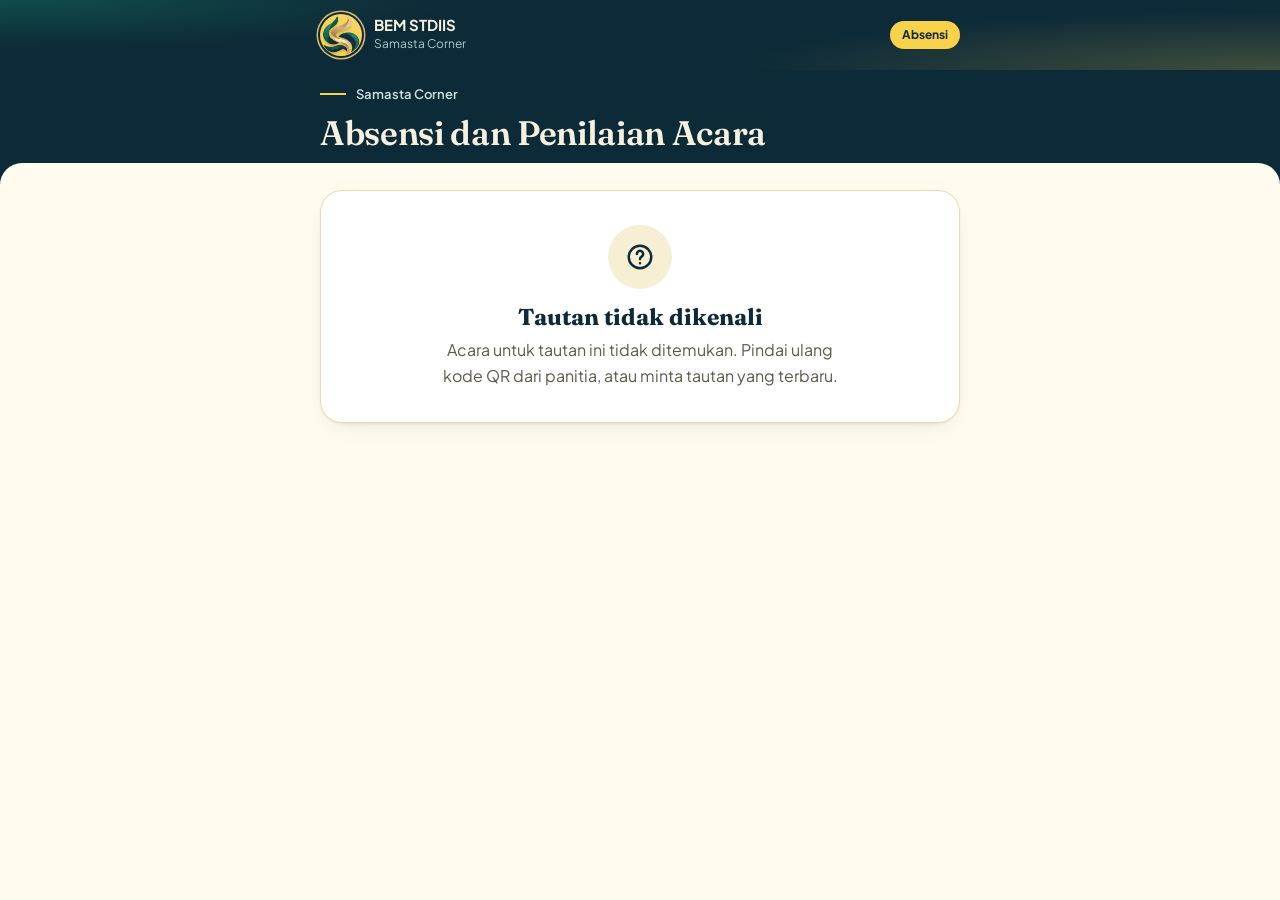
<file: absen.html>
<!DOCTYPE html>
<html lang="id">
<head>
<meta charset="utf-8">
<meta name="viewport" content="width=device-width, initial-scale=1, viewport-fit=cover">
<meta name="robots" content="noindex, nofollow">
<meta name="theme-color" content="#0d2a38">
<title>Absensi dan Penilaian Acara | BEM STDIIS</title>
<link rel="icon" type="image/webp" href="[data-uri]">
<link rel="preconnect" href="https://fonts.googleapis.com">
<link rel="preconnect" href="https://fonts.gstatic.com" crossorigin>
<link href="https://fonts.googleapis.com/css2?family=Fraunces:opsz,wght@9..144,500;9..144,600;9..144,700&family=Plus+Jakarta+Sans:wght@400;500;600;700&display=swap" rel="stylesheet">
<style>
:root{
  --logo-mark:url("[data-uri]");
  --emerald:#14705a;--champagne:#d9b872;--bronze:#8a6a2f;--glow:248,210,74;
  --ink:#0d2a38;--ink-2:#123a42;--paper:#fffbef;--sand:#f6efd3;--gold:#f8d24a;--gold-soft:#ffe27a;
  --muted:#5b5a48;--line:#e6dcb0;--star:#eaa400;--err:#b3261e;--ok:#0f6b5a;
  --serif:"Fraunces",Georgia,"Times New Roman",serif;
  --sans:"Plus Jakarta Sans",system-ui,-apple-system,"Segoe UI",Roboto,Arial,sans-serif;
  --ease:cubic-bezier(.2,.7,.2,1);
  --shadow:0 1px 2px rgba(13,42,56,.06),0 8px 24px -12px rgba(13,42,56,.18);
}
*{box-sizing:border-box;margin:0;padding:0}
html{-webkit-text-size-adjust:100%;scroll-padding-top:90px}
body{font-family:var(--sans);color:var(--ink);background:var(--paper);line-height:1.6;font-size:16px;-webkit-font-smoothing:antialiased;min-height:100vh;min-height:100dvh;padding-bottom:calc(110px + env(safe-area-inset-bottom))}
:focus-visible{outline:3px solid var(--gold);outline-offset:3px;border-radius:8px}
::selection{background:var(--gold);color:var(--ink)}
.wrap{width:min(640px,calc(100% - 32px));margin-inline:auto}

.top{background:var(--ink);color:#f6f1de;position:relative;overflow:hidden;isolation:isolate}
.top::before{content:"";position:absolute;inset:0;z-index:-1;background:radial-gradient(60% 120% at 100% 100%,rgba(248,210,74,.22),transparent 70%),radial-gradient(50% 100% at 0 0,rgba(20,112,90,.5),transparent 70%)}
.top .wrap{display:flex;align-items:center;gap:12px;padding:calc(14px + env(safe-area-inset-top)) 0 14px}
.mark{width:42px;height:42px;border-radius:50%;background:var(--logo-mark) center/cover,var(--gold);box-shadow:0 0 0 2px var(--ink),0 0 0 3.5px var(--champagne);flex:none}
.top b{display:block;font-size:15px;line-height:1.2}.top small{display:block;font-size:12px;color:#a9cbc4}
.top .pill{margin-left:auto;font-size:12px;font-weight:700;background:var(--gold);color:var(--ink);border-radius:999px;padding:4px 12px;white-space:nowrap}

.hero{background:var(--ink);color:#f6f1de;padding:6px 0 30px;position:relative}
.hero::after{content:"";position:absolute;left:0;right:0;bottom:-1px;height:22px;background:var(--paper);border-radius:22px 22px 0 0}
.hero .tag{display:inline-flex;align-items:center;gap:10px;font-size:13px;font-weight:600;color:#cde0dc;margin-bottom:10px}
.hero .tag::before{content:"";width:26px;height:2px;background:var(--gold)}
.hero h1{font-family:var(--serif);font-weight:600;font-size:clamp(25px,6.6vw,34px);line-height:1.15;letter-spacing:-.01em;text-wrap:balance}
.meta{display:flex;flex-wrap:wrap;gap:8px;margin-top:16px}
.meta span{display:inline-flex;align-items:center;gap:7px;font-size:13px;font-weight:600;background:rgba(255,255,255,.1);border:1px solid rgba(255,255,255,.16);border-radius:999px;padding:5px 12px;color:#e9f1ee}
.meta svg{width:15px;height:15px;color:var(--gold);flex:none}

main{padding-top:6px}
.note{display:flex;gap:10px;align-items:flex-start;background:#fff7d6;border:1px solid #ecd67a;border-radius:16px;padding:12px 14px;font-size:13.5px;margin:0 0 16px;color:#5a4a10}
.card{background:#fff;border:1px solid var(--line);border-radius:22px;padding:22px 20px;box-shadow:var(--shadow);margin-bottom:16px}
.card>h2{font-family:var(--serif);font-size:20px;line-height:1.25;margin-bottom:4px;display:flex;align-items:center;gap:10px}
.card>h2 i{font-style:normal;flex:none;width:28px;height:28px;border-radius:50%;background:var(--gold);color:var(--ink);font:700 14px var(--sans);display:grid;place-items:center}
.card>p.sub{color:var(--muted);font-size:14px;margin:0 0 16px 38px}
.fld{display:grid;gap:6px;margin-top:14px}
.fld:first-of-type{margin-top:0}
label,.lab{font-weight:700;font-size:14px}
label small,.lab small{font-weight:500;color:var(--muted)}
input,select,textarea{font:inherit;font-size:16px;color:var(--ink);background:var(--paper);border:1.5px solid var(--line);border-radius:14px;padding:13px 14px;width:100%;transition:border-color .2s,box-shadow .2s,background .2s;-webkit-appearance:none;appearance:none}
select{background-image:url("data:image/svg+xml,%3Csvg xmlns='http://www.w3.org/2000/svg' width='14' height='14' viewBox='0 0 24 24' fill='none' stroke='%230d2a38' stroke-width='3' stroke-linecap='round' stroke-linejoin='round'%3E%3Cpath d='M6 9l6 6 6-6'/%3E%3C/svg%3E");background-repeat:no-repeat;background-position:right 14px center;padding-right:40px}
input:focus,select:focus,textarea:focus{outline:0;border-color:var(--ink);background:#fff;box-shadow:0 0 0 4px rgba(248,210,74,.45)}
textarea{min-height:104px;resize:vertical;line-height:1.55}
.fld.bad input,.fld.bad select,.fld.bad textarea{border-color:var(--err);background:#fff6f5}
.er{color:var(--err);font-size:13px;font-weight:600;min-height:0;display:none}
.fld.bad .er,.q.bad .er{display:block}
.cnt{font-size:12.5px;color:var(--muted);text-align:right}

.q{border:0;padding:16px 0;border-top:1px solid var(--line)}
.q:first-of-type{border-top:0;padding-top:4px}
.q legend{font-weight:700;font-size:15px;padding:0;float:left;width:100%}
.q .hint{clear:both;color:var(--muted);font-size:13.5px;margin:2px 0 10px}
.q.main legend{font-family:var(--serif);font-size:18px}
.stars{display:flex;gap:4px;align-items:center}
.stars button{flex:1;max-width:62px;aspect-ratio:1;border:0;background:none;padding:4px;cursor:pointer;color:#dcd2a4;transition:transform .18s var(--ease),color .15s;-webkit-tap-highlight-color:transparent;border-radius:12px;display:grid;place-items:center}
.stars button svg{width:100%;height:100%;fill:currentColor;stroke:rgba(138,106,47,.55);stroke-width:1;stroke-linejoin:round;transition:filter .2s}
.stars button.on,.stars button.pv{color:var(--star)}
.stars button.on svg{filter:drop-shadow(0 3px 5px rgba(234,164,0,.45))}
.stars button:active{transform:scale(.88)}
.stars button.pop{animation:pop .38s var(--ease)}
@keyframes pop{40%{transform:scale(1.28) rotate(-6deg)}}
.sl{display:block;margin-top:6px;font-size:13.5px;font-weight:600;color:var(--muted);min-height:20px}
.sl b{color:var(--ink)}
.scale{display:flex;justify-content:space-between;font-size:11.5px;color:var(--muted);margin-top:2px;padding:0 4px}

.bar{position:fixed;left:0;right:0;bottom:0;z-index:20;padding:12px 0 calc(12px + env(safe-area-inset-bottom));background:linear-gradient(180deg,rgba(255,251,239,0),var(--paper) 34%);pointer-events:none}
.bar .wrap{pointer-events:auto}
.btn{display:flex;align-items:center;justify-content:center;gap:10px;width:100%;padding:16px 24px;border-radius:999px;font:700 16px var(--sans);border:0;cursor:pointer;background:linear-gradient(180deg,#ffe27a,#f8d24a);color:var(--ink);box-shadow:0 10px 26px -10px rgba(var(--glow),.95),0 0 0 1.5px rgba(13,42,56,.9) inset;transition:transform .2s,opacity .2s}
.btn:hover{transform:translateY(-2px)}.btn:active{transform:scale(.98)}
.btn:disabled{opacity:.6;cursor:wait;transform:none}
.btn.line{background:transparent;box-shadow:none;border:1.5px solid var(--ink)}
.btn.line:hover{background:var(--sand)}
.stat{min-height:22px;text-align:center;font-size:14px;font-weight:600;margin-bottom:8px;color:var(--err)}
.stat:empty{display:none}

.done{text-align:center;padding:34px 22px}
.done .ring{width:92px;height:92px;margin:0 auto 18px;border-radius:50%;background:var(--ok);display:grid;place-items:center;box-shadow:0 0 0 8px rgba(15,107,90,.14),0 14px 30px -10px rgba(15,107,90,.6);animation:ringin .6s var(--ease) both}
.done .ring svg{width:46px;height:46px;stroke:#fff;stroke-width:3.2;fill:none;stroke-linecap:round;stroke-linejoin:round;stroke-dasharray:40;stroke-dashoffset:40;animation:draw .55s .35s var(--ease) forwards}
@keyframes ringin{from{transform:scale(.4);opacity:0}}
@keyframes draw{to{stroke-dashoffset:0}}
.done h2{font-family:var(--serif);font-size:26px;line-height:1.2;margin-bottom:8px;justify-content:center}
.done p{color:var(--muted);max-width:420px;margin:0 auto 6px}
.done .sc{display:inline-flex;align-items:center;gap:10px;margin:14px 0 4px;background:var(--sand);border-radius:999px;padding:6px 16px;font-weight:700}
.done .sc .st{color:var(--star);letter-spacing:2px}
.done .btn{margin-top:20px}
.lock{text-align:center;padding:34px 22px}
.lock .ic{width:64px;height:64px;border-radius:50%;background:var(--sand);display:grid;place-items:center;margin:0 auto 14px;color:var(--ink)}
.lock .ic svg{width:30px;height:30px}
.lock h2{font-family:var(--serif);font-size:23px;margin-bottom:6px;justify-content:center}
.lock p{color:var(--muted);max-width:420px;margin:0 auto}
.skel{height:120px;border-radius:22px;background:linear-gradient(90deg,var(--sand),#fff8dc,var(--sand));background-size:200% 100%;animation:sk 1.4s linear infinite;margin-bottom:16px}
@keyframes sk{to{background-position:-200% 0}}
[hidden]{display:none!important}
.hp{position:absolute;left:-9999px;width:1px;height:1px;opacity:0;pointer-events:none}
.foot{text-align:center;font-size:12.5px;color:var(--muted);padding:6px 0 0}
@media (prefers-reduced-motion:reduce){*{animation-duration:.01ms!important;animation-delay:0s!important;transition-duration:.01ms!important}}
</style>
</head>
<body>
<header class="top"><div class="wrap"><span class="mark" aria-hidden="true"></span><div><b>BEM STDIIS</b><small>Samasta Corner</small></div><span class="pill" id="pill">Absensi</span></div></header>
<div id="root"></div>

<script src="anggota.js"></script>
<script src="corner-data.js"></script>
<script src="corner-config.js"></script>
<script src="corner-core.js"></script>
<script>
(function () {
  "use strict";
  var CN = window.CN, esc = CN.esc, root = document.getElementById("root");
  var ICO = {
    cal: '<svg viewBox="0 0 24 24" fill="none" stroke="currentColor" stroke-width="2" stroke-linecap="round" stroke-linejoin="round"><rect x="4" y="5.5" width="16" height="14.5" rx="2.5"/><path d="M4 10h16M8.5 3.5v4M15.5 3.5v4"/></svg>',
    pin: '<svg viewBox="0 0 24 24" fill="none" stroke="currentColor" stroke-width="2" stroke-linecap="round" stroke-linejoin="round"><path d="M12 21s7-5.6 7-11a7 7 0 10-14 0c0 5.400 7 11 7 11z"/><circle cx="12" cy="10" r="2.5"/></svg>',
    clock: '<svg viewBox="0 0 24 24" fill="none" stroke="currentColor" stroke-width="2" stroke-linecap="round" stroke-linejoin="round"><circle cx="12" cy="12" r="8.5"/><path d="M12 7.500V12l3 2"/></svg>',
    star: '<svg viewBox="0 0 24 24"><path d="M12 2.800l2.800 5.800 6.300.9-4.600 4.400 1.100 6.300L12 17.200l-5.600 3 1.100-6.300L2.900 9.500l6.300-.9z"/></svg>'
  };
  var LABEL = ["", "Sangat kurang", "Kurang", "Cukup", "Baik", "Sangat baik"];
  var qs = new URLSearchParams(location.search), id = qs.get("e") || "";
  if (!id) { var m = /^#absen\/([A-Za-z0-9_-]+)$/.exec(location.hash); if (m) id = m[1]; }
  var ev = CN.event(id), crn = ev && CN.corner(ev.corner), A = CN.cfg.aspek;
  var DONE = "cn-absen-done-" + id;
  var st = { rating: {}, busy: false };

  function hdr(pill) { document.getElementById("pill").textContent = pill || "Absensi"; }
  function hero() {
    var meta = "";
    if (ev.tanggal) meta += '<span>' + ICO.cal + esc(CN.dday(ev.tanggal)) + '</span>';
    if (ev.waktu) meta += '<span>' + ICO.clock + esc(ev.waktu) + '</span>';
    if (ev.tempat) meta += '<span>' + ICO.pin + esc(ev.tempat) + '</span>';
    return '<div class="hero"><div class="wrap"><p class="tag">' + esc(crn ? crn.lengkap : "Absensi") + '</p><h1>' + esc(ev.judul) + '</h1>' + (meta ? '<div class="meta">' + meta + '</div>' : '') + '</div></div>';
  }
  function localNote() {
    return CN.mode === "lokal" ? '<div class="note" role="note"><span>Mode uji coba: formulir ini belum tersambung ke Google Sheets, jadi data hanya tersimpan di perangkat ini.</span></div>' : "";
  }

  function lockView(icon, title, text) {
    root.innerHTML = (ev ? hero() : '<div class="hero"><div class="wrap"><p class="tag">Samasta Corner</p><h1>Absensi dan Penilaian Acara</h1></div></div>') +
      '<main class="wrap"><div class="card lock"><div class="ic">' + icon + '</div><h2>' + esc(title) + '</h2><p>' + text + '</p></div></main>';
  }
  var LOCK = '<svg viewBox="0 0 24 24" fill="none" stroke="currentColor" stroke-width="2" stroke-linecap="round" stroke-linejoin="round"><rect x="5" y="10.500" width="14" height="9.500" rx="2.500"/><path d="M8 10.500V8a4 4 0 018 0v2.500"/></svg>';
  var QMARK = '<svg viewBox="0 0 24 24" fill="none" stroke="currentColor" stroke-width="2" stroke-linecap="round" stroke-linejoin="round"><circle cx="12" cy="12" r="9"/><path d="M9.500 9.500a2.500 2.500 0 114 2c-.9.600-1.500 1-1.500 2M12 17h.01"/></svg>';

  if (!ev) { hdr("Absensi"); return lockView(QMARK, "Tautan tidak dikenali", "Acara untuk tautan ini tidak ditemukan. Pindai ulang kode QR dari panitia, atau minta tautan yang terbaru."); }
  document.title = "Absensi | " + ev.judul;
  if (!ev.buka) { hdr("Ditutup"); return lockView(LOCK, "Absensi sudah ditutup", "Pengisian absensi dan penilaian untuk acara ini sudah tidak dibuka. Hubungi panitia bila kamu belum sempat mengisi."); }

  /* ---------- Formulir ---------- */
  function groupsFor() {
    var g = CN.groups(), t = ev.target || [];
    return t.length ? g.filter(function (x) { return t.indexOf(x.nama) >= 0; }) : g;
  }
  var GUEST = "Tamu atau bukan pengurus BEM";

  function form() {
    var gs = groupsFor();
    var bag = '<option value="">Pilih bagianmu</option>' + gs.map(function (g) { return '<option>' + esc(g.nama) + '</option>'; }).join("") + '<option>' + GUEST + '</option>';
    var rate = A.map(function (a, i) {
      return '<fieldset class="q' + (a.utama ? " main" : "") + '" data-a="' + esc(a.id) + '"><legend>' + esc(a.label) + '</legend><p class="hint">' + esc(a.tanya || "Beri penilaian 1 sampai 5 bintang.") + '</p>' +
        '<div class="stars" role="radiogroup" aria-label="' + esc(a.label) + '">' + [1, 2, 3, 4, 5].map(function (v) {
          return '<button type="button" role="radio" aria-checked="false" aria-label="' + v + ' bintang, ' + LABEL[v] + '" data-v="' + v + '" tabindex="' + (v === 1 ? 0 : -1) + '">' + ICO.star + '</button>';
        }).join("") + '</div><div class="scale" aria-hidden="true"><span>Sangat kurang</span><span>Sangat baik</span></div><span class="sl" aria-live="polite">Belum dinilai</span><p class="er" role="alert">Beri penilaian dulu ya.</p></fieldset>';
    }).join("");
    root.innerHTML = hero() + '<main class="wrap">' + localNote() +
      '<form id="f" novalidate autocomplete="off">' +
      '<section class="card"><h2><i>1</i>Siapa kamu?</h2><p class="sub">Dipakai untuk mencatat kehadiranmu.</p>' +
        '<div class="fld" id="g-bag"><label for="bag">Bagian di BEM</label><select id="bag" required>' + bag + '</select><p class="er" role="alert">Pilih bagianmu.</p></div>' +
        '<div class="fld" id="g-nama"><label for="nama">Nama</label><select id="nama" required disabled><option value="">Pilih bagian dulu</option></select><p class="er" role="alert">Pilih atau isi namamu.</p></div>' +
        '<div class="fld" id="g-man" hidden><label for="man">Nama lengkap</label><input id="man" maxlength="80" autocomplete="name" placeholder="Tulis namamu"><p class="er" role="alert">Tulis nama lengkapmu (minimal 3 huruf).</p></div>' +
        '<div class="fld" id="g-nim"><label for="nim">NIM</label><input id="nim" maxlength="20" ' + (CN.cfg.set.nimAngka ? 'inputmode="numeric" pattern="[0-9]*" ' : '') + 'autocomplete="off" placeholder="Nomor induk mahasiswa"><p class="er" role="alert">' + (CN.cfg.set.nimAngka ? "NIM berupa angka, 4 sampai 20 digit." : "NIM tidak valid (4 sampai 20 karakter).") + '</p></div>' +
      '</section>' +
      '<section class="card"><h2><i>2</i>Penilaian acara</h2><p class="sub">Ketuk bintang. 5 bintang adalah yang terbaik.</p>' + rate + '</section>' +
      '<section class="card"><h2><i>3</i>Tanggapanmu</h2><p class="sub">Boleh dikosongkan, tapi masukanmu sangat berarti.</p>' +
        '<div class="fld"><label for="kom">Komentar tentang acara <small>(opsional)</small></label><textarea id="kom" maxlength="600" placeholder="Apa yang kamu rasakan atau pelajari dari acara ini?"></textarea><div class="cnt" id="c1">0/600</div></div>' +
        '<div class="fld"><label for="kri">Kritik dan saran <small>(opsional)</small></label><textarea id="kri" maxlength="800" placeholder="Apa yang perlu diperbaiki agar acara berikutnya lebih baik?"></textarea><div class="cnt" id="c2">0/800</div></div>' +
      '</section>' +
      '<input class="hp" type="text" id="hp" tabindex="-1" autocomplete="off" aria-hidden="true">' +
      '<p class="foot">Dikelola Inspektorat Jenderal BEM STDIIS. Datamu hanya dipakai untuk evaluasi kegiatan.</p>' +
      '<div class="bar"><div class="wrap"><div class="stat" id="stat" role="alert"></div><button class="btn" type="submit" id="go">Kirim absensi dan penilaian</button></div></div>' +
      '</form></main>';
    wire();
  }

  function $(i) { return document.getElementById(i); }
  function bad(group, on) { var g = typeof group === "string" ? $(group) : group; if (g) g.classList.toggle("bad", !!on); }
  function wire() {
    var bagEl = $("bag"), namaEl = $("nama");
    bagEl.addEventListener("change", function () {
      var v = bagEl.value, gs = groupsFor(), g = gs.filter(function (x) { return x.nama === v; })[0];
      bad("g-bag", false);
      if (!v) { namaEl.innerHTML = '<option value="">Pilih bagian dulu</option>'; namaEl.disabled = true; $("g-nama").hidden = false; $("g-man").hidden = true; return; }
      if (v === GUEST || !g) { $("g-nama").hidden = true; $("g-man").hidden = false; $("man").focus(); return; }
      $("g-nama").hidden = false; $("g-man").hidden = true;
      namaEl.disabled = false;
      namaEl.innerHTML = '<option value="">Pilih namamu</option>' + g.anggota.map(function (a) { return '<option>' + esc(a.nama) + '</option>'; }).join("") + '<option value="__lain">Namaku tidak ada di daftar</option>';
    });
    namaEl.addEventListener("change", function () {
      bad("g-nama", false);
      var other = namaEl.value === "__lain"; $("g-man").hidden = !other; if (other) $("man").focus();
    });
    ["man", "nim"].forEach(function (k) { $(k).addEventListener("input", function () { bad($("g-" + (k === "man" ? "man" : "nim")), false); }); });
    [["kom", "c1", 600], ["kri", "c2", 800]].forEach(function (a) { $(a[0]).addEventListener("input", function () { $(a[1]).textContent = $(a[0]).value.length + "/" + a[2]; }); });

    /* bintang: ketuk, geser (pratinjau), dan papan ketik */
    [].forEach.call(root.querySelectorAll(".q"), function (q) {
      var id = q.getAttribute("data-a"), btns = [].slice.call(q.querySelectorAll(".stars button")), lab = q.querySelector(".sl");
      function paint(v, preview) {
        btns.forEach(function (b, i) {
          var n = i + 1; b.classList.toggle("on", !preview && n <= (st.rating[id] || 0)); b.classList.toggle("pv", !!preview && n <= v);
          b.setAttribute("aria-checked", String(n === st.rating[id])); b.tabIndex = (st.rating[id] ? n === st.rating[id] : n === 1) ? 0 : -1;
        });
        var s = preview ? v : st.rating[id];
        lab.innerHTML = s ? '<b>' + s + ' dari 5</b> · ' + LABEL[s] : "Belum dinilai";
      }
      function set(v, focus) {
        st.rating[id] = v; q.classList.remove("bad"); paint(v, false);
        var b = btns[v - 1]; b.classList.remove("pop"); void b.offsetWidth; b.classList.add("pop");
        if (focus) b.focus();
        if (navigator.vibrate) try { navigator.vibrate(8); } catch (e) {}
      }
      btns.forEach(function (b) {
        b.addEventListener("click", function () { set(+b.getAttribute("data-v")); });
        b.addEventListener("pointerenter", function (e) { if (e.pointerType === "mouse") paint(+b.getAttribute("data-v"), true); });
        b.addEventListener("keydown", function (e) {
          var cur = st.rating[id] || 0, k = e.key;
          if (k === "ArrowRight" || k === "ArrowUp") { e.preventDefault(); set(Math.min(5, cur + 1 || 1), true); }
          else if (k === "ArrowLeft" || k === "ArrowDown") { e.preventDefault(); set(Math.max(1, (cur || 2) - 1), true); }
          else if (/^[1-5]$/.test(k)) { e.preventDefault(); set(+k, true); }
        });
      });
      q.querySelector(".stars").addEventListener("pointerleave", function () { paint(0, false); });
    });

    $("f").addEventListener("submit", function (e) { e.preventDefault(); submit(); });
  }

  function submit() {
    if (st.busy) return;
    var bagian = $("bag").value, manual = bagian === GUEST || $("nama").value === "__lain", nama = manual ? $("man").value.trim() : $("nama").value;
    var nim = $("nim").value.replace(/\s+/g, ""), first = null, ok = true;
    function flag(el, cond) { bad(el, cond); if (cond && !first) first = el; if (cond) ok = false; }
    flag("g-bag", !bagian);
    flag(manual ? "g-man" : "g-nama", manual ? nama.length < 3 : !nama);
    flag("g-nim", CN.cfg.set.nimAngka ? !/^[0-9]{4,20}$/.test(nim) : !/^[A-Za-z0-9.\-\/]{4,20}$/.test(nim));
    A.forEach(function (a) { var q = root.querySelector('.q[data-a="' + a.id + '"]'), miss = !st.rating[a.id]; q.classList.toggle("bad", miss); if (miss) { ok = false; if (!first) first = q; } });
    var stat = $("stat");
    if (!ok) { stat.textContent = "Ada isian yang belum lengkap."; var t = typeof first === "string" ? $(first) : first; if (t && t.scrollIntoView) t.scrollIntoView({ behavior: "smooth", block: "center" }); return; }
    stat.textContent = "";
    if ($("hp").value) return done({ nama: nama, avg: avgOf(st.rating) });          /* jebakan bot */
    st.busy = true; var go = $("go"); go.disabled = true; go.textContent = "Mengirim...";
    CN.api.kirim({
      corner: ev.corner, event: ev.id, nama: nama, nim: nim, bagian: bagian, rating: st.rating,
      komentar: $("kom").value.trim(), kritik: $("kri").value.trim(), website: $("hp").value
    }).then(function () { done({ nama: nama, avg: avgOf(st.rating) }); }, function (er) {
      st.busy = false; go.disabled = false; go.textContent = "Kirim absensi dan penilaian";
      stat.textContent = er && er.code === "dup" ? "NIM ini sudah tercatat untuk acara ini. Jika kamu merasa belum mengisi, hubungi panitia." : CN.errText(er);
    });
  }
  function avgOf(r) { return CN.mean(Object.keys(r).map(function (k) { return r[k]; })); }

  /* ---------- Selesai ---------- */
  function done(info) {
    try { localStorage.setItem(DONE, JSON.stringify({ nama: info.nama, avg: info.avg, t: new Date().toISOString() })); } catch (e) {}
    doneView({ nama: info.nama, avg: info.avg, t: new Date().toISOString() }, true);
  }
  function doneView(d, fresh) {
    hdr("Tercatat");
    var stars = ""; for (var i = 1; i <= 5; i++) stars += i <= Math.round(d.avg || 0) ? "★" : "☆";
    root.innerHTML = hero() + '<main class="wrap"><div class="card done"><div class="ring"><svg viewBox="0 0 24 24"><path d="M5.500 12.500l4.200 4.200L18.500 7.500"/></svg></div>' +
      '<h2>' + (fresh ? "Terima kasih, " : "Sudah tercatat, ") + esc(String(d.nama).split(" ")[0]) + '!</h2>' +
      '<p>' + (fresh ? "Kehadiran dan penilaianmu sudah tercatat" : "Perangkat ini sudah dipakai mengisi absensi sebagai <b>" + esc(d.nama) + "</b>") + (d.t ? " pada pukul " + CN.clock(d.t) : "") + '.</p>' +
      (d.avg ? '<div class="sc"><span class="st" aria-hidden="true">' + stars + '</span><span>Rata-rata penilaianmu ' + CN.num(d.avg) + '</span></div>' : "") +
      '<p>Masukanmu membantu Irjen dan panitia membuat acara berikutnya lebih baik.</p>' +
      '<button class="btn line" id="again" type="button">Isi untuk orang lain</button></div>' + localNote().replace('class="note"', 'class="note" style="margin-top:0"') + '</main>';
    $("again").onclick = function () { try { localStorage.removeItem(DONE); } catch (e) {} st = { rating: {}, busy: false }; hdr("Absensi"); form(); window.scrollTo(0, 0); };
    window.scrollTo(0, 0);
  }

  var prev = null; try { prev = JSON.parse(localStorage.getItem(DONE) || "null"); } catch (e) {}
  if (prev && prev.nama) doneView(prev, false); else { hdr("Absensi"); form(); }
})();
</script>
</body>
</html>
</file>
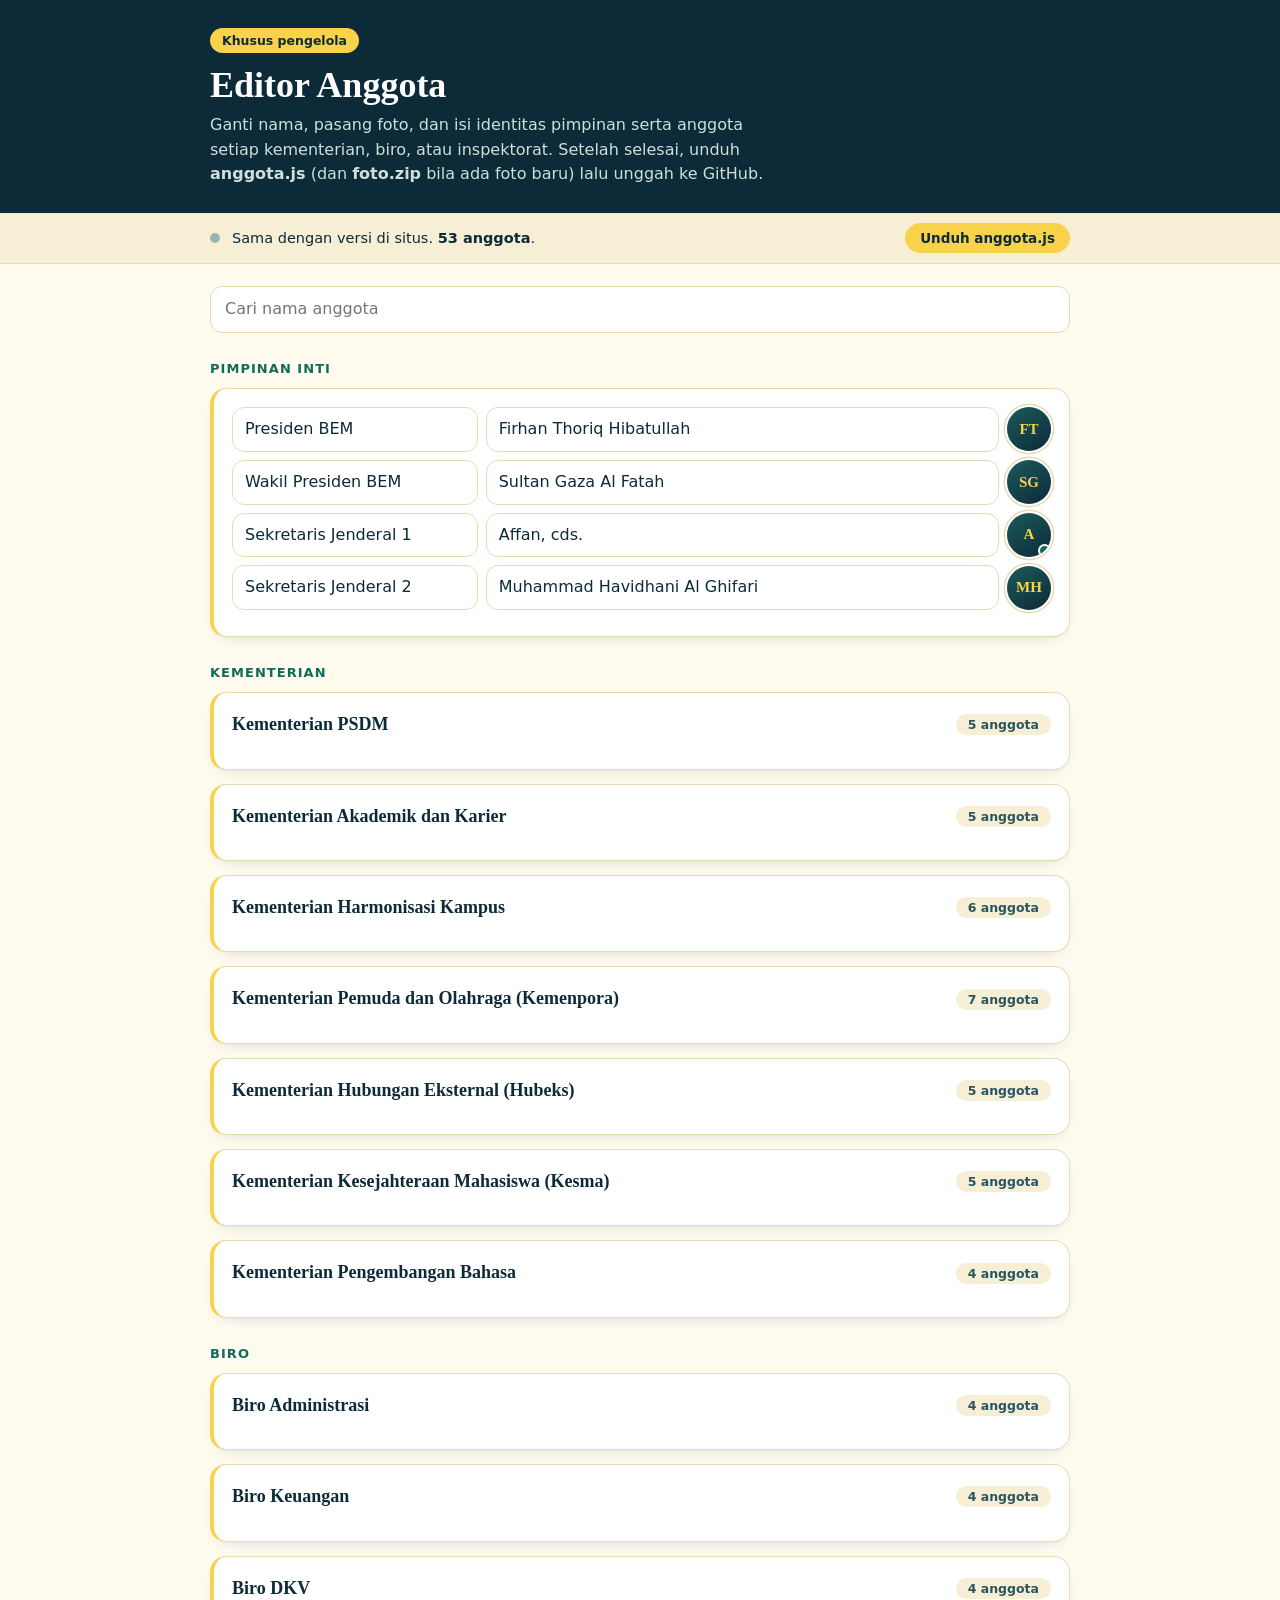
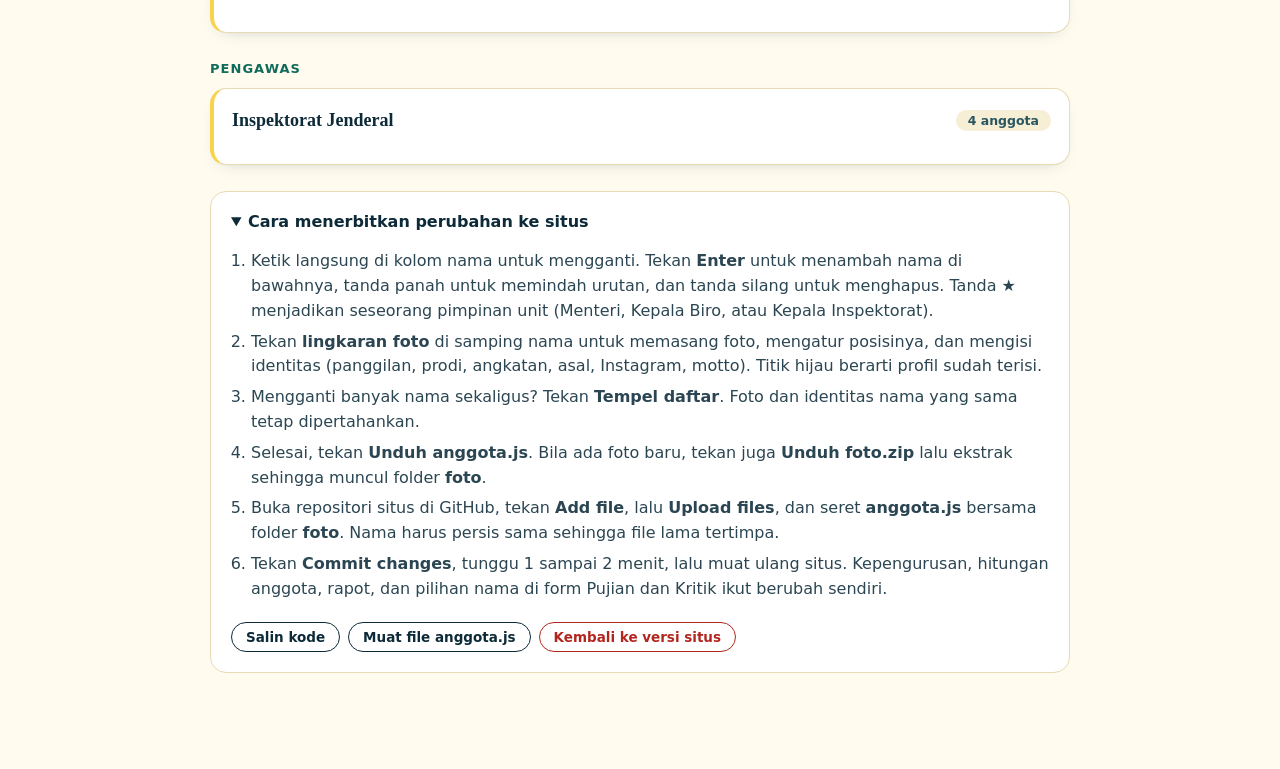
<file: admin-anggota.html>
<!DOCTYPE html>
<html lang="id">
<head>
<meta charset="utf-8">
<meta name="viewport" content="width=device-width, initial-scale=1, viewport-fit=cover">
<meta name="robots" content="noindex, nofollow">
<title>Editor Anggota | BEM STDIIS</title>
<style>
:root{--ink:#0d2a38;--gold:#f8d24a;--gold2:#fde9a0;--cream:#fffbef;--sand:#f6efd5;--line:#e6dbb4;--muted:#5d6b73;--green:#0f6b5a;--red:#b3261e;--r:16px;
  --serif:Georgia,"Times New Roman",serif;--sans:system-ui,-apple-system,"Segoe UI",Roboto,sans-serif}
*{box-sizing:border-box;margin:0}
html{-webkit-text-size-adjust:100%}
body{font:16px/1.55 var(--sans);background:var(--cream);color:var(--ink);padding:env(safe-area-inset-top) 0 calc(96px + env(safe-area-inset-bottom))}
.wrap{max-width:900px;margin:0 auto;padding:0 20px}
header{background:var(--ink);color:#f6f1de;padding:28px 0 26px}
header h1{font:700 clamp(26px,5vw,36px)/1.15 var(--serif);color:#fff}
header p{color:#cde0dc;margin-top:6px;max-width:560px}
.tag{display:inline-block;background:var(--gold);color:var(--ink);font-weight:700;font-size:12.5px;border-radius:999px;padding:3px 12px;margin-bottom:12px}
.status{position:sticky;top:0;z-index:20;background:var(--sand);border-bottom:1px solid var(--line);padding:10px 0;font-size:14.5px}
.status .wrap{display:flex;align-items:center;gap:12px;flex-wrap:wrap}
.status b{font-weight:700}.dot{width:10px;height:10px;border-radius:50%;background:#9db3ad;flex:none}
.status.dirty .dot{background:var(--gold);box-shadow:0 0 0 4px rgba(248,210,74,.35)}
.status.done .dot{background:var(--green)}
.btn{font:600 15px var(--sans);border:1.5px solid var(--ink);background:transparent;color:var(--ink);border-radius:999px;padding:9px 18px;cursor:pointer;transition:background .15s,transform .15s;display:inline-flex;gap:8px;align-items:center;justify-content:center}
.btn:hover{background:var(--sand)}.btn:active{transform:scale(.97)}
.btn.gold{background:var(--gold);border-color:var(--gold)}.btn.gold:hover{background:#f3c92f}
.btn.dark{background:var(--ink);color:#fff}.btn.dark:hover{background:#17435a}
.btn.sm{padding:6px 14px;font-size:13.5px}.btn.red{border-color:var(--red);color:var(--red)}.btn.red:hover{background:#fbe9e7}
.bar{display:flex;gap:10px;flex-wrap:wrap;margin:22px 0 14px}
.bar .grow{flex:1;min-width:200px}
input,select,textarea{font:inherit;color:var(--ink);background:#fff;border:1.5px solid var(--line);border-radius:12px;padding:10px 14px;width:100%}
input:focus,select:focus,textarea:focus{outline:0;border-color:var(--ink);box-shadow:0 0 0 4px rgba(248,210,74,.45)}
textarea{min-height:110px;resize:vertical}
.tabs{display:flex;gap:8px;flex-wrap:wrap;margin-bottom:16px}
.tab{border:1.5px solid var(--line);background:#fff;border-radius:999px;padding:7px 16px;font:600 14px var(--sans);cursor:pointer;color:var(--muted)}
.tab[aria-pressed=true]{background:var(--ink);border-color:var(--ink);color:#fff}
.list{display:grid;gap:12px}
.ev{display:grid;grid-template-columns:64px minmax(0,1fr);gap:16px;background:#fff;border:1px solid var(--line);border-left:4px solid var(--gold);border-radius:var(--r);padding:16px 18px;box-shadow:0 6px 18px -12px rgba(13,42,56,.35)}
.dt{background:var(--sand);border-radius:12px;text-align:center;padding:8px 4px;align-self:start}
.dt b{display:block;font:700 24px/1 var(--serif)}.dt span{font-size:12px;font-weight:700;color:var(--muted);letter-spacing:.04em;text-transform:uppercase}
.ev h3{font:700 18px/1.3 var(--serif);margin-bottom:6px}
.meta{display:flex;gap:6px;flex-wrap:wrap;margin-bottom:8px}
.meta i{font-style:normal;font-size:12.5px;font-weight:600;background:var(--sand);border-radius:999px;padding:2px 10px;color:#2a5560}
.ev p{font-size:14.5px;color:var(--muted);margin-bottom:12px;display:-webkit-box;-webkit-line-clamp:3;-webkit-box-orient:vertical;overflow:hidden}
.act{display:flex;gap:8px;flex-wrap:wrap}
.empty{background:#fff;border:1.5px dashed var(--line);border-radius:var(--r);padding:36px 20px;text-align:center;color:var(--muted)}
.how{background:#fff;border:1px solid var(--line);border-radius:var(--r);padding:4px 20px;margin-top:26px}
.how summary{cursor:pointer;font-weight:700;padding:14px 0}
.how ol{padding:0 0 14px 20px;color:#2b4652}.how li{margin-bottom:6px}
.banner{background:#fff7d6;border:1px solid #ecd67a;border-radius:var(--r);padding:14px 18px;margin-top:18px;display:flex;gap:12px;flex-wrap:wrap;align-items:center}
.banner span{flex:1;min-width:200px}
dialog{border:0;border-radius:22px;padding:0;width:min(560px,calc(100vw - 24px));max-height:calc(100dvh - 24px);box-shadow:0 30px 80px -20px rgba(13,42,56,.6);color:var(--ink)}
dialog::backdrop{background:rgba(13,42,56,.55);backdrop-filter:blur(3px)}
.fh{background:var(--ink);color:#fff;padding:18px 24px;font:700 20px var(--serif)}
.fb{padding:20px 24px;display:grid;gap:14px;overflow:auto;max-height:calc(100dvh - 190px)}
.row2{display:grid;grid-template-columns:1fr 1fr;gap:12px}
label{font-weight:600;font-size:14px;display:grid;gap:6px}label small{font-weight:400;color:var(--muted)}
.ff{padding:14px 24px;border-top:1px solid var(--line);display:flex;gap:10px;justify-content:flex-end;background:var(--cream)}
.err{color:var(--red);font-size:13.5px;min-height:1.2em}
.toast{position:fixed;left:50%;bottom:calc(20px + env(safe-area-inset-bottom));transform:translate(-50%,30px);opacity:0;pointer-events:none;background:var(--ink);color:#fff;border-radius:999px;padding:10px 12px 10px 20px;display:flex;gap:14px;align-items:center;transition:.3s;z-index:60;max-width:calc(100vw - 24px)}
.toast.on{opacity:1;transform:translate(-50%,0);pointer-events:auto}
.toast button{background:var(--gold);border:0;border-radius:999px;padding:6px 14px;font:700 13.5px var(--sans);cursor:pointer;color:var(--ink)}
.fab{position:fixed;right:18px;bottom:calc(18px + env(safe-area-inset-bottom));z-index:30;box-shadow:0 14px 30px -10px rgba(13,42,56,.55)}
@media (max-width:520px){.ev{grid-template-columns:52px minmax(0,1fr);gap:12px;padding:14px}.row2{grid-template-columns:1fr}.dt b{font-size:20px}}

.pcard{background:#fff;border:1px solid var(--line);border-left:4px solid var(--gold);border-radius:var(--r);padding:6px 18px 18px;margin-bottom:14px;box-shadow:0 6px 18px -12px rgba(13,42,56,.35)}
.pcard>summary{cursor:pointer;list-style:none;display:flex;gap:12px;align-items:center;padding:14px 0;font:700 18px/1.3 var(--serif)}
.pcard>summary::-webkit-details-marker{display:none}
.pcard>summary .cnt{margin-left:auto;font:600 12.5px var(--sans);background:var(--sand);color:#2a5560;border-radius:999px;padding:3px 12px;white-space:nowrap}
.grp{font:700 13px var(--sans);letter-spacing:.08em;text-transform:uppercase;color:var(--green);margin:28px 0 12px}
.mrow{display:grid;grid-template-columns:28px minmax(0,1fr) auto;gap:8px;align-items:center;margin-bottom:8px}
.mrow.lead{grid-template-columns:minmax(120px,32%) minmax(0,1fr)}
.mrow .n{font-size:13px;font-weight:700;color:var(--muted);text-align:center}
.mrow input{padding:9px 12px}
.ico{display:flex;gap:4px}
.ico button{width:36px;height:36px;border:1.5px solid var(--line);background:#fff;border-radius:10px;cursor:pointer;font-size:15px;color:var(--ink);line-height:1}
.ico button:hover{border-color:var(--ink)}.ico button.x:hover{border-color:var(--red);color:var(--red)}
.ico button:disabled{opacity:.3;pointer-events:none}
.addrow{display:flex;gap:8px;flex-wrap:wrap;margin-top:10px}
.mrow.hit input{border-color:var(--gold);box-shadow:0 0 0 3px rgba(248,210,74,.4)}
@media (max-width:520px){.mrow.lead{grid-template-columns:1fr}.ico button{width:34px;height:34px}}


[hidden]{display:none!important}
dialog{margin:auto}
/* ---- foto, identitas, pimpinan unit ---- */
.avb{position:relative;width:44px;height:44px;border-radius:50%;border:0;padding:0;cursor:pointer;overflow:hidden;background:linear-gradient(145deg,#1b5b5c,var(--ink));color:var(--gold);font:700 15px var(--serif);display:grid;place-items:center;box-shadow:0 0 0 2px #fff,0 0 0 3.5px var(--line);transition:box-shadow .2s,transform .15s;flex:none}
.avb:hover{box-shadow:0 0 0 2px #fff,0 0 0 4px var(--gold);transform:scale(1.05)}
.avb img{position:absolute;inset:0;width:100%;height:100%;object-fit:cover;object-position:50% 22%}
.avb.noimg img{display:none}
.avb i{position:absolute;right:0;bottom:0;width:13px;height:13px;border-radius:50%;background:var(--green);border:2px solid #fff;display:none}
.avb.has i{display:block}
.mrow{grid-template-columns:28px 44px minmax(0,1fr) auto}
.mrow.lead{grid-template-columns:minmax(120px,30%) minmax(0,1fr) 44px}
.lbox{background:linear-gradient(135deg,#fff7d6,#fffbef 70%);border:1px solid #ecd67a;border-radius:14px;padding:14px;margin:6px 0 14px}
.lbox .top{display:flex;gap:10px;align-items:center;flex-wrap:wrap;margin-bottom:10px}
.lbox .tg{font:700 11.5px var(--sans);letter-spacing:.07em;text-transform:uppercase;color:#6b4f00;background:var(--gold);border-radius:999px;padding:4px 12px}
.lbox .top input{flex:1;min-width:150px;padding:7px 12px;font-size:14px}
.lbox .lr{display:grid;grid-template-columns:44px minmax(0,1fr);gap:10px;align-items:center}
.ico button.k:hover{border-color:#c79a00;color:#8a6a00}
.sub-h{font:700 12.5px var(--sans);letter-spacing:.06em;text-transform:uppercase;color:var(--muted);margin:14px 0 8px}
dialog.big{width:min(640px,calc(100vw - 24px))}
.pbody{display:grid;grid-template-columns:150px minmax(0,1fr);gap:20px;align-items:start}
.pph{display:grid;gap:10px;justify-items:stretch}
.pfr{aspect-ratio:4/5;border-radius:16px;overflow:hidden;position:relative;background:linear-gradient(160deg,#1c6a64,var(--ink));display:grid;place-items:center;color:var(--gold);font:600 40px var(--serif);box-shadow:0 8px 20px -10px rgba(13,42,56,.6)}
.pfr img{position:absolute;inset:0;width:100%;height:100%;object-fit:cover;object-position:50% 20%}
.pfr.noimg img{display:none}
.pph small{color:var(--muted);font-size:12.5px;line-height:1.4}
.pf-fields{display:grid;gap:12px}
.cropw{display:grid;gap:14px;justify-items:center}
.cropv{position:relative;width:280px;max-width:100%;aspect-ratio:4/5;border-radius:16px;overflow:hidden;background:#0d2a38;touch-action:none;cursor:grab;box-shadow:0 0 0 3px var(--gold)}
.cropv:active{cursor:grabbing}
.cropv canvas{display:block;width:100%;height:100%}
.cropv::after{content:"";position:absolute;inset:0;pointer-events:none;background:linear-gradient(rgba(255,255,255,.18) 1px,transparent 1px) 0 33.3%/100% 33.3%,linear-gradient(90deg,rgba(255,255,255,.18) 1px,transparent 1px) 33.3% 0/33.3% 100%;opacity:.7}
.zoomr{display:flex;gap:10px;align-items:center;width:280px;max-width:100%;font-size:13px;color:var(--muted)}
.zoomr input{padding:0;border:0;accent-color:#c79a00;box-shadow:none}
@media (max-width:560px){.pbody{grid-template-columns:1fr}.pph{grid-template-columns:110px 1fr;align-items:center}.pfr{font-size:32px}}
@media (max-width:520px){.mrow{grid-template-columns:24px 40px minmax(0,1fr) auto}.mrow.lead{grid-template-columns:1fr 44px}.mrow.lead input[data-l=j]{grid-column:1/-1}.mrow.lead{grid-template-columns:minmax(0,1fr) 44px}.avb{width:40px;height:40px}}
</style>
</head>
<body>
<header><div class="wrap"><span class="tag">Khusus pengelola</span><h1>Editor Anggota</h1><p>Ganti nama, pasang foto, dan isi identitas pimpinan serta anggota setiap kementerian, biro, atau inspektorat. Setelah selesai, unduh <b>anggota.js</b> (dan <b>foto.zip</b> bila ada foto baru) lalu unggah ke GitHub.</p></div></header>

<div class="status" id="status" role="status"><div class="wrap"><i class="dot"></i><span id="stxt"></span><span style="flex:1"></span><button class="btn gold sm" id="dl">Unduh anggota.js</button><button class="btn dark sm" id="dlz" hidden>Unduh foto.zip</button></div></div>

<main class="wrap">
  <div class="banner" id="draft" hidden><span>Ada draf yang belum diterbitkan dari sesi sebelumnya di perangkat ini.</span><button class="btn sm dark" id="draft-ok">Pulihkan draf</button><button class="btn sm" id="draft-no">Buang</button></div>
  <div class="bar"><input class="grow" id="q" type="search" placeholder="Cari nama anggota" aria-label="Cari nama"></div>
  <div id="root"></div>

  <details class="how" open>
    <summary>Cara menerbitkan perubahan ke situs</summary>
    <ol>
      <li>Ketik langsung di kolom nama untuk mengganti. Tekan <b>Enter</b> untuk menambah nama di bawahnya, tanda panah untuk memindah urutan, dan tanda silang untuk menghapus. Tanda <b>&#9733;</b> menjadikan seseorang pimpinan unit (Menteri, Kepala Biro, atau Kepala Inspektorat).</li>
      <li>Tekan <b>lingkaran foto</b> di samping nama untuk memasang foto, mengatur posisinya, dan mengisi identitas (panggilan, prodi, angkatan, asal, Instagram, motto). Titik hijau berarti profil sudah terisi.</li>
      <li>Mengganti banyak nama sekaligus? Tekan <b>Tempel daftar</b>. Foto dan identitas nama yang sama tetap dipertahankan.</li>
      <li>Selesai, tekan <b>Unduh anggota.js</b>. Bila ada foto baru, tekan juga <b>Unduh foto.zip</b> lalu ekstrak sehingga muncul folder <b>foto</b>.</li>
      <li>Buka repositori situs di GitHub, tekan <b>Add file</b>, lalu <b>Upload files</b>, dan seret <b>anggota.js</b> bersama folder <b>foto</b>. Nama harus persis sama sehingga file lama tertimpa.</li>
      <li>Tekan <b>Commit changes</b>, tunggu 1 sampai 2 menit, lalu muat ulang situs. Kepengurusan, hitungan anggota, rapot, dan pilihan nama di form Pujian dan Kritik ikut berubah sendiri.</li>
    </ol>
    <div class="act" style="padding-bottom:16px">
      <button class="btn sm" id="copy">Salin kode</button>
      <button class="btn sm" id="imp">Muat file anggota.js</button>
      <button class="btn sm red" id="reset">Kembali ke versi situs</button>
      <input type="file" id="file" accept=".js,.json,text/javascript" hidden>
    </div>
  </details>
</main>

<dialog id="dlg">
  <form method="dialog" id="form" novalidate>
    <div class="fh" id="ftitle">Tempel daftar</div>
    <div class="fb">
      <label>Satu nama per baris <small>Daftar lama pada bagian ini akan diganti seluruhnya.</small><textarea id="f-list" rows="10" style="min-height:220px"></textarea></label>
      <div class="err" id="err" role="alert"></div>
    </div>
    <div class="ff"><button class="btn" type="button" id="cancel">Batal</button><button class="btn gold" type="submit">Ganti daftar</button></div>
  </form>
</dialog>

<dialog id="pdlg" class="big">
  <form method="dialog" id="pform" novalidate>
    <div class="fh" id="ptitle">Foto &amp; identitas</div>
    <div class="fb" id="pview-form">
      <div class="pbody">
        <div class="pph">
          <div class="pfr" id="pfr"><span id="pmono"></span></div>
          <div class="act" style="gap:6px"><button type="button" class="btn sm dark" id="pickph">Pilih foto</button><button type="button" class="btn sm red" id="rmph">Hapus</button></div>
          <small>Paling bagus: wajah di tengah, cahaya cukup, latar polos. Foto otomatis dipotong rasio 4:5.</small>
          <input type="file" id="phfile" accept="image/*" hidden>
        </div>
        <div class="pf-fields">
          <label>Tanda khusus di kartu <small>Kosongkan untuk anggota biasa. Pimpinan unit otomatis memakai sebutannya (mis. Menteri).</small><input id="p-peran" maxlength="40" placeholder="mis. Kepala Sekjen, Koordinator Divisi"></label>
          <div class="row2"><label>Nama panggilan<input id="p-panggilan" maxlength="30"></label><label>Angkatan<input id="p-angkatan" maxlength="30" placeholder="mis. 2024 / Semester 5"></label></div>
          <div class="row2"><label>Program studi<input id="p-prodi" maxlength="50"></label><label>Asal daerah<input id="p-asal" maxlength="40"></label></div>
          <label>Instagram <small>tanpa @</small><input id="p-instagram" maxlength="40" autocapitalize="off" autocomplete="off"></label>
          <label>Motto / kata singkat <small>maksimal 140 huruf</small><textarea id="p-motto" maxlength="140" style="min-height:70px"></textarea></label>
        </div>
      </div>
    </div>
    <div class="fb" id="pview-crop" hidden>
      <div class="cropw">
        <div class="cropv" id="cropv"><canvas id="cropc" width="560" height="700"></canvas></div>
        <div class="zoomr"><span>&minus;</span><input type="range" id="zoom" min="1" max="3" step="0.01" value="1" aria-label="Perbesar"><span>+</span></div>
        <small style="color:var(--muted);text-align:center">Geser foto untuk mengatur posisi, geser slider untuk memperbesar.</small>
      </div>
    </div>
    <div class="ff" id="pff-form"><button class="btn" type="button" id="pcancel">Batal</button><button class="btn gold" type="submit">Simpan</button></div>
    <div class="ff" id="pff-crop" hidden><button class="btn" type="button" id="ccancel">Kembali</button><button class="btn gold" type="button" id="cok">Pakai foto ini</button></div>
  </form>
</dialog>

<div class="toast" id="toast"><span id="ttxt"></span></div>

<script src="anggota.js"></script>
<script>
(function(){
  var KEY = "bem-anggota-draft-v2";
  var PF = ["foto","panggilan","prodi","angkatan","asal","instagram","motto","peran"];
  var JK = {"Kementerian":"Menteri","Biro":"Kepala Biro","Pengawas":"Kepala Inspektorat Jenderal"};
  function $(id){ return document.getElementById(id); }
  function esc(t){ return String(t == null ? "" : t).replace(/[&<>"]/g, function(c){ return {"&":"&amp;","<":"&lt;",">":"&gt;",'"':"&quot;"}[c]; }); }
  function nm(s){ return String(s == null ? "" : s).replace(/\s+/g, " ").trim(); }
  function ini(n){ var w = nm(n).replace(/[.,]/g, " ").split(" ").filter(function(x){ return x && !/^(cds|m)$/i.test(x); }); return ((w[0] || "?").charAt(0) + (w[1] ? w[1].charAt(0) : "")).toUpperCase(); }
  function isData(s){ return /^data:image\//.test(s || ""); }

  /* profil: hanya isian yang terisi yang disimpan */
  function cp(p){
    var o = {}; p = p || {};
    PF.forEach(function(k){
      var v = k === "foto" ? String(p[k] || "").trim() : nm(p[k]);
      if (k === "instagram") v = v.replace(/^@/, "").replace(/[^A-Za-z0-9._]/g, "");
      if (v) o[k] = v;
    });
    return o;
  }
  function clean(m){
    return {
      pimpinan: (m.pimpinan || []).map(function(p){ var o = cp(p); o.jabatan = nm(p.jabatan); o.nama = nm(p.nama); return o; }).filter(function(p){ return p.jabatan || p.nama; }),
      unit: (m.unit || []).map(function(u){
        var names = [], profs = [];
        (u.anggota || []).forEach(function(n, i){ n = nm(n); if (!n) return; names.push(n); profs.push(cp((u.profil || [])[i])); });
        return {grup: u.grup, nama: nm(u.nama), jabatanKepala: nm(u.jabatanKepala) || JK[u.grup] || "Pimpinan", anggota: names, profil: profs};
      })
    };
  }
  function copy(o){ return JSON.parse(JSON.stringify(o)); }
  /* Susun profil sejajar dengan anggota agar aman saat diurutkan */
  function align(m){
    m.unit.forEach(function(u){ u.profil = u.profil || []; while (u.profil.length < u.anggota.length) u.profil.push({}); u.profil.length = u.anggota.length; });
    return m;
  }
  var SITE = clean(window.ANGGOTA || {pimpinan: [], unit: []}), SITESIG = JSON.stringify(SITE);
  var M = align(copy(SITE)), dlJs = false, dlZip = false, q = "", tT, editU = -1, quotaWarned = false;

  function pendCount(){
    var n = 0, seen = {};
    function chk(f){ if (isData(f) && !seen[f]){ seen[f] = 1; n++; } }
    M.pimpinan.forEach(function(p){ chk(p.foto); });
    M.unit.forEach(function(u){ (u.profil || []).forEach(function(p){ chk(p && p.foto); }); });
    return n;
  }
  function dirty(){ return JSON.stringify(clean(M)) !== SITESIG; }
  function save(){
    try { localStorage.setItem(KEY, JSON.stringify(M)); }
    catch (e) { if (!quotaWarned){ quotaWarned = true; toast("Draf foto terlalu besar untuk disimpan otomatis. Unduh file sebelum menutup halaman."); } }
  }
  function status(){
    var d = dirty(), st = $("status"), c = clean(M), total = c.unit.reduce(function(a, u){ return a + u.anggota.length; }, 0), pend = pendCount();
    var need = pend > 0 && !dlZip;
    st.className = "status" + (d ? (dlJs && !need ? " done" : " dirty") : "");
    $("stxt").innerHTML = !d ? "Sama dengan versi di situs. <b>" + total + " anggota</b>." :
      (dlJs && !need) ? "<b>File sudah diunduh.</b> Tinggal unggah ke GitHub." :
      need ? "<b>Ada " + pend + " foto baru.</b> Unduh <b>anggota.js</b> dan <b>foto.zip</b>." : "<b>Ada perubahan belum diterbitkan.</b>";
    $("dlz").hidden = pend === 0;
    $("dlz").textContent = "Unduh foto.zip (" + pend + ")";
  }
  function touch(){ dlJs = false; dlZip = false; save(); status(); }
  function toast(msg){ $("ttxt").textContent = msg; $("toast").classList.add("on"); clearTimeout(tT); tT = setTimeout(function(){ $("toast").classList.remove("on"); }, 3200); }

  /* ---- akses profil ---- */
  function prof(t, u, i){
    if (t === "p") return M.pimpinan[i];
    var L = M.unit[u]; align(M); return L.profil[i] || (L.profil[i] = {});
  }
  function avb(t, u, i, name, p){
    var has = Object.keys(cp(p)).length > 0;
    return '<button type="button" class="avb' + (has ? " has" : "") + '" data-a="prof" data-t="' + t + '" data-u="' + u + '" data-i="' + i + '" title="Foto &amp; identitas" aria-label="Foto dan identitas ' + esc(name) + '">' +
      (p && p.foto ? '<img src="' + esc(p.foto) + '" alt="" onerror="this.parentNode.classList.add(\'noimg\')">' : "") + '<span>' + esc(ini(name)) + '</span><i></i></button>';
  }
  function row(u, i, n, total, hit){
    var p = prof("u", u, i);
    return '<div class="mrow' + (hit ? " hit" : "") + '"><span class="n">' + i + '</span>' + avb("u", u, i, n, p) + '<input data-u="' + u + '" data-i="' + i + '" value="' + esc(n) + '" maxlength="80" placeholder="Nama lengkap" aria-label="Nama anggota ' + i + '"><span class="ico"><button type="button" class="k" data-a="lead" data-u="' + u + '" data-i="' + i + '" title="Jadikan pimpinan unit" aria-label="Jadikan pimpinan unit">&#9733;</button><button type="button" data-a="up" data-u="' + u + '" data-i="' + i + '" aria-label="Naikkan"' + (i === 1 ? " disabled" : "") + '>&#8593;</button><button type="button" data-a="down" data-u="' + u + '" data-i="' + i + '" aria-label="Turunkan"' + (i === total - 1 ? " disabled" : "") + '>&#8595;</button><button type="button" class="x" data-a="del" data-u="' + u + '" data-i="' + i + '" aria-label="Hapus">&#10005;</button></span></div>';
  }
  function render(focus){
    var s = q.toLowerCase(), h = '<div class="grp">Pimpinan inti</div><div class="pcard" style="padding-top:18px">';
    M.pimpinan.forEach(function(p, i){
      var hit = s && (p.nama + " " + p.jabatan).toLowerCase().indexOf(s) >= 0;
      if (s && !hit) return;
      h += '<div class="mrow lead' + (hit ? " hit" : "") + '"><input data-l="j" data-i="' + i + '" value="' + esc(p.jabatan) + '" maxlength="60" aria-label="Jabatan"><input data-l="n" data-i="' + i + '" value="' + esc(p.nama) + '" maxlength="80" placeholder="Nama lengkap" aria-label="Nama ' + esc(p.jabatan) + '">' + avb("p", 0, i, p.nama, p) + '</div>';
    });
    h += '</div>';
    var cur = "";
    M.unit.forEach(function(u, ui){
      if (!u.anggota.length) u.anggota.push("");
      align(M);
      var match = !s || u.anggota.some(function(n){ return n.toLowerCase().indexOf(s) >= 0; }) || u.nama.toLowerCase().indexOf(s) >= 0;
      if (!match) return;
      if (u.grup !== cur){ cur = u.grup; h += '<div class="grp">' + esc(cur) + '</div>'; }
      var cnt = u.anggota.filter(function(n){ return nm(n); }).length;
      h += '<details class="pcard" ' + (s || ui === focus ? "open" : "") + ' data-ud="' + ui + '"><summary>' + esc(u.nama) + '<span class="cnt">' + cnt + ' anggota</span></summary>';
      h += '<div class="lbox"><div class="top"><span class="tg">&#9733; Pimpinan unit</span><input data-k="jk" data-u="' + ui + '" value="' + esc(u.jabatanKepala || "") + '" maxlength="50" placeholder="Sebutan, mis. Menteri" aria-label="Sebutan pimpinan ' + esc(u.nama) + '"></div>' +
        '<div class="lr">' + avb("u", ui, 0, u.anggota[0], prof("u", ui, 0)) + '<input data-u="' + ui + '" data-i="0" value="' + esc(u.anggota[0]) + '" maxlength="80" placeholder="Nama lengkap pimpinan" aria-label="Nama pimpinan"></div></div>';
      if (u.anggota.length > 1) h += '<div class="sub-h">Anggota</div>';
      u.anggota.forEach(function(n, i){ if (i > 0) h += row(ui, i, n, u.anggota.length, s && n.toLowerCase().indexOf(s) >= 0); });
      h += '<div class="addrow"><button type="button" class="btn sm dark" data-a="add" data-u="' + ui + '">+ Tambah nama</button><button type="button" class="btn sm" data-a="bulk" data-u="' + ui + '">Tempel daftar</button></div></details>';
    });
    $("root").innerHTML = h; status();
  }

  var root = $("root");
  root.addEventListener("input", function(e){
    var t = e.target; if (t.tagName !== "INPUT") return;
    if (t.getAttribute("data-k") === "jk"){ M.unit[+t.getAttribute("data-u")].jabatanKepala = t.value; touch(); return; }
    var i = +t.getAttribute("data-i");
    if (t.hasAttribute("data-l")) M.pimpinan[i][t.getAttribute("data-l") === "j" ? "jabatan" : "nama"] = t.value;
    else M.unit[+t.getAttribute("data-u")].anggota[i] = t.value;
    touch();
  });
  function insertAt(u, i, name){ var L = M.unit[u]; align(M); L.anggota.splice(i, 0, name); L.profil.splice(i, 0, {}); }
  root.addEventListener("keydown", function(e){
    var t = e.target; if (e.key !== "Enter" || t.tagName !== "INPUT" || t.hasAttribute("data-l") || t.hasAttribute("data-k")) return;
    e.preventDefault();
    var u = +t.getAttribute("data-u"), i = +t.getAttribute("data-i");
    insertAt(u, i + 1, ""); touch(); render(u);
    var n = root.querySelector('input[data-u="' + u + '"][data-i="' + (i + 1) + '"]'); if (n) n.focus();
  });
  function swap(u, a, b){ var L = M.unit[u]; align(M); [L.anggota, L.profil].forEach(function(arr){ var x = arr[a]; arr[a] = arr[b]; arr[b] = x; }); }
  root.addEventListener("click", function(e){
    var b = e.target.closest("[data-a]"); if (!b) return;
    var a = b.getAttribute("data-a"), u = +b.getAttribute("data-u"), i = +b.getAttribute("data-i");
    if (a === "prof"){ openProfile(b.getAttribute("data-t"), u, i); return; }
    var L = M.unit[u].anggota;
    if (a === "add"){ insertAt(u, L.length, ""); touch(); render(u); var n = root.querySelector('input[data-u="' + u + '"][data-i="' + (L.length - 1) + '"]'); if (n) n.focus(); }
    if (a === "del"){
      if (L[i] && !confirm("Hapus " + L[i] + " dari " + M.unit[u].nama + "?")) return;
      L.splice(i, 1); M.unit[u].profil.splice(i, 1); touch(); render(u); toast("Nama dihapus.");
    }
    if (a === "up" && i > 1){ swap(u, i, i - 1); touch(); render(u); }
    if (a === "down" && i < L.length - 1){ swap(u, i, i + 1); touch(); render(u); }
    if (a === "lead" && i > 0){ if (!confirm("Jadikan " + (L[i] || "orang ini") + " sebagai " + (M.unit[u].jabatanKepala || "pimpinan") + " " + M.unit[u].nama + "? Pimpinan lama menjadi anggota biasa.")) return; swap(u, 0, i); touch(); render(u); toast("Pimpinan unit diganti."); }
    if (a === "bulk"){ editU = u; $("ftitle").textContent = "Tempel daftar: " + M.unit[u].nama; $("f-list").value = L.join("\n"); $("err").textContent = ""; $("dlg").showModal(); $("f-list").focus(); }
  });
  $("form").addEventListener("submit", function(e){
    e.preventDefault();
    var list = $("f-list").value.split(/\r?\n/).map(nm).filter(Boolean);
    if (editU < 0) return;
    var U = M.unit[editU], old = {}; align(M);
    U.anggota.forEach(function(n, i){ if (nm(n)) old[nm(n).toLowerCase()] = U.profil[i]; });
    U.profil = list.map(function(n){ return old[n.toLowerCase()] || {}; });
    U.anggota = list; $("dlg").close(); touch(); render(editU); toast("Daftar diganti: " + list.length + " nama. Foto dan identitas nama yang sama tetap dipertahankan.");
  });
  $("cancel").onclick = function(){ $("dlg").close(); };
  $("q").addEventListener("input", function(e){ q = e.target.value.trim(); render(); });

  /* ================= Dialog foto & identitas ================= */
  var PC = null, pPhoto = "", crop = null;
  function nameOf(c){ return c.t === "p" ? M.pimpinan[c.i].nama : M.unit[c.u].anggota[c.i]; }
  function paintPhoto(){
    var f = $("pfr"), old = f.querySelector("img"); if (old) old.remove();
    f.classList.toggle("noimg", !pPhoto);
    if (pPhoto){ var im = new Image(); im.alt = ""; im.onerror = function(){ f.classList.add("noimg"); }; im.src = pPhoto; f.insertBefore(im, f.firstChild); }
    $("rmph").hidden = !pPhoto; $("pickph").textContent = pPhoto ? "Ganti foto" : "Pilih foto";
  }
  function pview(mode){
    var c = mode === "crop";
    $("pview-form").hidden = c; $("pff-form").hidden = c; $("pview-crop").hidden = !c; $("pff-crop").hidden = !c;
    $("ptitle").textContent = c ? "Atur foto" : "Foto & identitas: " + nameOf(PC);
  }
  function openProfile(t, u, i){
    PC = {t: t, u: u, i: i};
    var p = cp(prof(t, u, i)); pPhoto = p.foto || "";
    PF.forEach(function(k){ if (k !== "foto") $("p-" + k).value = p[k] || ""; });
    $("pmono").textContent = ini(nameOf(PC));
    paintPhoto(); pview("form"); $("pdlg").showModal();
  }
  $("pform").addEventListener("submit", function(e){
    e.preventDefault();
    var o = {foto: pPhoto};
    PF.forEach(function(k){ if (k !== "foto") o[k] = $("p-" + k).value; });
    o = cp(o);
    if (PC.t === "p"){ var P = M.pimpinan[PC.i]; PF.forEach(function(k){ delete P[k]; }); for (var k in o) P[k] = o[k]; }
    else { align(M); M.unit[PC.u].profil[PC.i] = o; }
    $("pdlg").close(); touch(); var keep = PC.t === "u" ? PC.u : undefined; render(keep); toast("Tersimpan di draf.");
  });
  $("pcancel").onclick = function(){ $("pdlg").close(); };
  $("rmph").onclick = function(){ pPhoto = ""; paintPhoto(); };
  $("pickph").onclick = function(){ $("phfile").click(); };

  /* Pemotong foto 4:5 (geser + zoom) */
  var CV = $("cropc"), cx = CV.getContext("2d"), VW = 560, VH = 700;
  function clampC(){
    var w = crop.img.naturalWidth * crop.sc, h = crop.img.naturalHeight * crop.sc;
    crop.ox = Math.min(0, Math.max(VW - w, crop.ox)); crop.oy = Math.min(0, Math.max(VH - h, crop.oy));
  }
  function drawC(){
    cx.fillStyle = "#0d2a38"; cx.fillRect(0, 0, VW, VH);
    cx.drawImage(crop.img, crop.ox, crop.oy, crop.img.naturalWidth * crop.sc, crop.img.naturalHeight * crop.sc);
  }
  function setZoom(z){
    var cxm = VW / 2, cym = VH / 2, k = (crop.base * z) / crop.sc;
    crop.ox = cxm - (cxm - crop.ox) * k; crop.oy = cym - (cym - crop.oy) * k; crop.sc = crop.base * z; clampC(); drawC();
  }
  $("phfile").addEventListener("change", function(e){
    var f = e.target.files[0]; e.target.value = ""; if (!f) return;
    if (!/^image\//.test(f.type)){ toast("File harus berupa gambar."); return; }
    var url = URL.createObjectURL(f), im = new Image();
    im.onload = function(){
      var base = Math.max(VW / im.naturalWidth, VH / im.naturalHeight);
      crop = {img: im, url: url, base: base, sc: base, ox: 0, oy: 0};
      crop.ox = (VW - im.naturalWidth * base) / 2; crop.oy = (VH - im.naturalHeight * base) * 0.18; /* condong ke atas agar wajah tidak terpotong */
      clampC(); $("zoom").value = 1; drawC(); pview("crop");
    };
    im.onerror = function(){ URL.revokeObjectURL(url); toast("Foto tidak bisa dibuka. Coba format JPG atau PNG."); };
    im.src = url;
  });
  var drag = null;
  $("cropv").addEventListener("pointerdown", function(e){ if (!crop) return; drag = {x: e.clientX, y: e.clientY, ox: crop.ox, oy: crop.oy}; this.setPointerCapture(e.pointerId); });
  $("cropv").addEventListener("pointermove", function(e){
    if (!drag) return; var r = this.getBoundingClientRect(), k = VW / r.width;
    crop.ox = drag.ox + (e.clientX - drag.x) * k; crop.oy = drag.oy + (e.clientY - drag.y) * k; clampC(); drawC();
  });
  ["pointerup", "pointercancel"].forEach(function(n){ $("cropv").addEventListener(n, function(){ drag = null; }); });
  $("zoom").addEventListener("input", function(){ if (crop) setZoom(+this.value); });
  function endCrop(){ if (crop){ URL.revokeObjectURL(crop.url); crop = null; } }
  $("ccancel").onclick = function(){ endCrop(); pview("form"); };
  $("cok").onclick = function(){
    var o = document.createElement("canvas"); o.width = 360; o.height = 450;
    var k = 360 / VW, c = o.getContext("2d"); c.fillStyle = "#0d2a38"; c.fillRect(0, 0, 360, 450);
    c.imageSmoothingQuality = "high";
    c.drawImage(crop.img, crop.ox * k, crop.oy * k, crop.img.naturalWidth * crop.sc * k, crop.img.naturalHeight * crop.sc * k);
    pPhoto = o.toDataURL("image/jpeg", 0.82); endCrop(); paintPhoto(); pview("form");
  };
  $("pdlg").addEventListener("close", endCrop);

  /* ================= Keluaran: anggota.js + foto.zip ================= */
  function slug(s){ return nm(s).normalize("NFD").replace(/[̀-ͯ]/g, "").toLowerCase().replace(/[^a-z0-9]+/g, "-").replace(/^-+|-+$/g, "").slice(0, 36) || "foto"; }
  function hash(s){ var h = 5381; for (var i = 0; i < s.length; i++) h = ((h << 5) + h + s.charCodeAt(i)) | 0; return (h >>> 0).toString(36); }
  function build(){
    var c = clean(M), files = [], map = {};
    function fix(p, name){
      if (!isData(p.foto)) return;
      if (!map[p.foto]){ map[p.foto] = "foto/" + slug(name) + "-" + hash(p.foto) + ".jpg"; files.push({path: map[p.foto], data: p.foto}); }
      p.foto = map[p.foto];
    }
    c.pimpinan.forEach(function(p){ fix(p, p.nama); });
    c.unit.forEach(function(u){ u.profil.forEach(function(p, i){ fix(p, u.anggota[i]); }); });
    var L = [];
    L.push("/* anggota.js: data pengurus BEM STDIIS (nama, foto, identitas).\n   Jangan diedit manual. Gunakan admin-anggota.html, lalu unduh file ini dan unggah ke GitHub.\n   Terakhir dibuat: " + new Date().toLocaleString("id-ID") + " */");
    L.push("window.ANGGOTA = {");
    L.push(' "pimpinan": [\n' + c.pimpinan.map(function(p){ return "  " + JSON.stringify(p); }).join(",\n") + "\n ],");
    L.push(' "unit": [\n' + c.unit.map(function(u){ return "  " + JSON.stringify(u); }).join(",\n") + "\n ]");
    L.push("};");
    return {js: L.join("\n") + "\n", files: files};
  }
  function output(){ return build().js; }
  function save2(blob, name){
    var a = document.createElement("a"); a.href = URL.createObjectURL(blob); a.download = name; document.body.appendChild(a); a.click(); a.remove();
    setTimeout(function(){ URL.revokeObjectURL(a.href); }, 4000);
  }
  /* ZIP sederhana tanpa kompresi (JPEG sudah terkompresi) */
  var CRC = (function(){ var t = [], n, k, c; for (n = 0; n < 256; n++){ c = n; for (k = 0; k < 8; k++) c = c & 1 ? 0xEDB88320 ^ (c >>> 1) : c >>> 1; t[n] = c >>> 0; } return t; })();
  function crc32(b){ var c = 0xFFFFFFFF; for (var i = 0; i < b.length; i++) c = CRC[(c ^ b[i]) & 255] ^ (c >>> 8); return (c ^ 0xFFFFFFFF) >>> 0; }
  function u8(dataUri){ var s = atob(dataUri.split(",")[1]), b = new Uint8Array(s.length); for (var i = 0; i < s.length; i++) b[i] = s.charCodeAt(i); return b; }
  function zip(files){
    var enc = new TextEncoder(), parts = [], cen = [], off = 0, d = new Date();
    var dt = ((d.getHours() << 11) | (d.getMinutes() << 5) | (d.getSeconds() >> 1)) & 0xFFFF, dd = (((d.getFullYear() - 1980) << 9) | ((d.getMonth() + 1) << 5) | d.getDate()) & 0xFFFF;
    files.forEach(function(f){
      var name = enc.encode(f.path), data = u8(f.data), crc = crc32(data), h = new DataView(new ArrayBuffer(30));
      h.setUint32(0, 0x04034b50, true); h.setUint16(4, 20, true); h.setUint16(6, 0x0800, true); h.setUint16(8, 0, true); h.setUint16(10, dt, true); h.setUint16(12, dd, true);
      h.setUint32(14, crc, true); h.setUint32(18, data.length, true); h.setUint32(22, data.length, true); h.setUint16(26, name.length, true); h.setUint16(28, 0, true);
      parts.push(h.buffer, name, data);
      var c = new DataView(new ArrayBuffer(46));
      c.setUint32(0, 0x02014b50, true); c.setUint16(4, 20, true); c.setUint16(6, 20, true); c.setUint16(8, 0x0800, true); c.setUint16(10, 0, true); c.setUint16(12, dt, true); c.setUint16(14, dd, true);
      c.setUint32(16, crc, true); c.setUint32(20, data.length, true); c.setUint32(24, data.length, true); c.setUint16(28, name.length, true); c.setUint32(42, off, true);
      cen.push(c.buffer, name);
      off += 30 + name.length + data.length;
    });
    var csz = 0; cen.forEach(function(x){ csz += x.byteLength || x.length; });
    var e = new DataView(new ArrayBuffer(22));
    e.setUint32(0, 0x06054b50, true); e.setUint16(8, files.length, true); e.setUint16(10, files.length, true); e.setUint32(12, csz, true); e.setUint32(16, off, true);
    return new Blob(parts.concat(cen, [e.buffer]), {type: "application/zip"});
  }
  $("dl").onclick = function(){
    var r = build(); save2(new Blob([r.js], {type: "text/javascript"}), "anggota.js");
    dlJs = true; status();
    toast(r.files.length && !dlZip ? "anggota.js diunduh. Jangan lupa unduh foto.zip juga." : "anggota.js diunduh. Sekarang unggah ke GitHub.");
  };
  $("dlz").onclick = function(){
    var r = build(); if (!r.files.length){ toast("Tidak ada foto baru."); return; }
    save2(zip(r.files), "foto.zip"); dlZip = true; status(); toast("foto.zip diunduh. Ekstrak, lalu unggah folder foto ke GitHub.");
  };
  $("copy").onclick = function(){
    if (navigator.clipboard && navigator.clipboard.writeText) navigator.clipboard.writeText(output()).then(function(){ toast("Kode disalin."); }, function(){ toast("Gagal menyalin. Gunakan tombol unduh."); });
    else toast("Peramban tidak mendukung salin. Gunakan tombol unduh.");
  };
  $("imp").onclick = function(){ $("file").click(); };
  $("file").addEventListener("change", function(e){
    var f = e.target.files[0]; if (!f) return;
    var r = new FileReader();
    r.onload = function(){
      try {
        var t = String(r.result), a = t.indexOf("{", t.indexOf("window.ANGGOTA")), b = t.lastIndexOf("}"), o = JSON.parse(t.slice(a, b + 1));
        if (!o || !o.unit) throw 0;
        M = align(clean(o)); touch(); render(); toast("File dimuat.");
      } catch (x) { alert("Format file tidak dikenali. Gunakan anggota.js yang dibuat oleh editor ini."); }
    };
    r.readAsText(f); e.target.value = "";
  });
  $("reset").onclick = function(){
    if (!confirm("Kembalikan semua data ke versi yang sedang tayang di situs? Perubahanmu akan hilang.")) return;
    M = align(copy(SITE)); dlJs = dlZip = false; try { localStorage.removeItem(KEY); } catch (e) {} render(); toast("Dikembalikan ke versi situs.");
  };
  try {
    var d = JSON.parse(localStorage.getItem(KEY) || "null");
    if (d && d.unit && JSON.stringify(clean(d)) !== SITESIG){
      $("draft").hidden = false;
      $("draft-ok").onclick = function(){ M = align(clean(d)); $("draft").hidden = true; render(); };
      $("draft-no").onclick = function(){ try { localStorage.removeItem(KEY); } catch (e) {} $("draft").hidden = true; };
    }
  } catch (e) {}
  window.addEventListener("beforeunload", function(e){ if (dirty() && !(dlJs && (pendCount() === 0 || dlZip))){ e.preventDefault(); e.returnValue = ""; } });
  window.__bem = {build: build, zip: zip};
  render();
})();
</script>
</body>
</html>
</file>
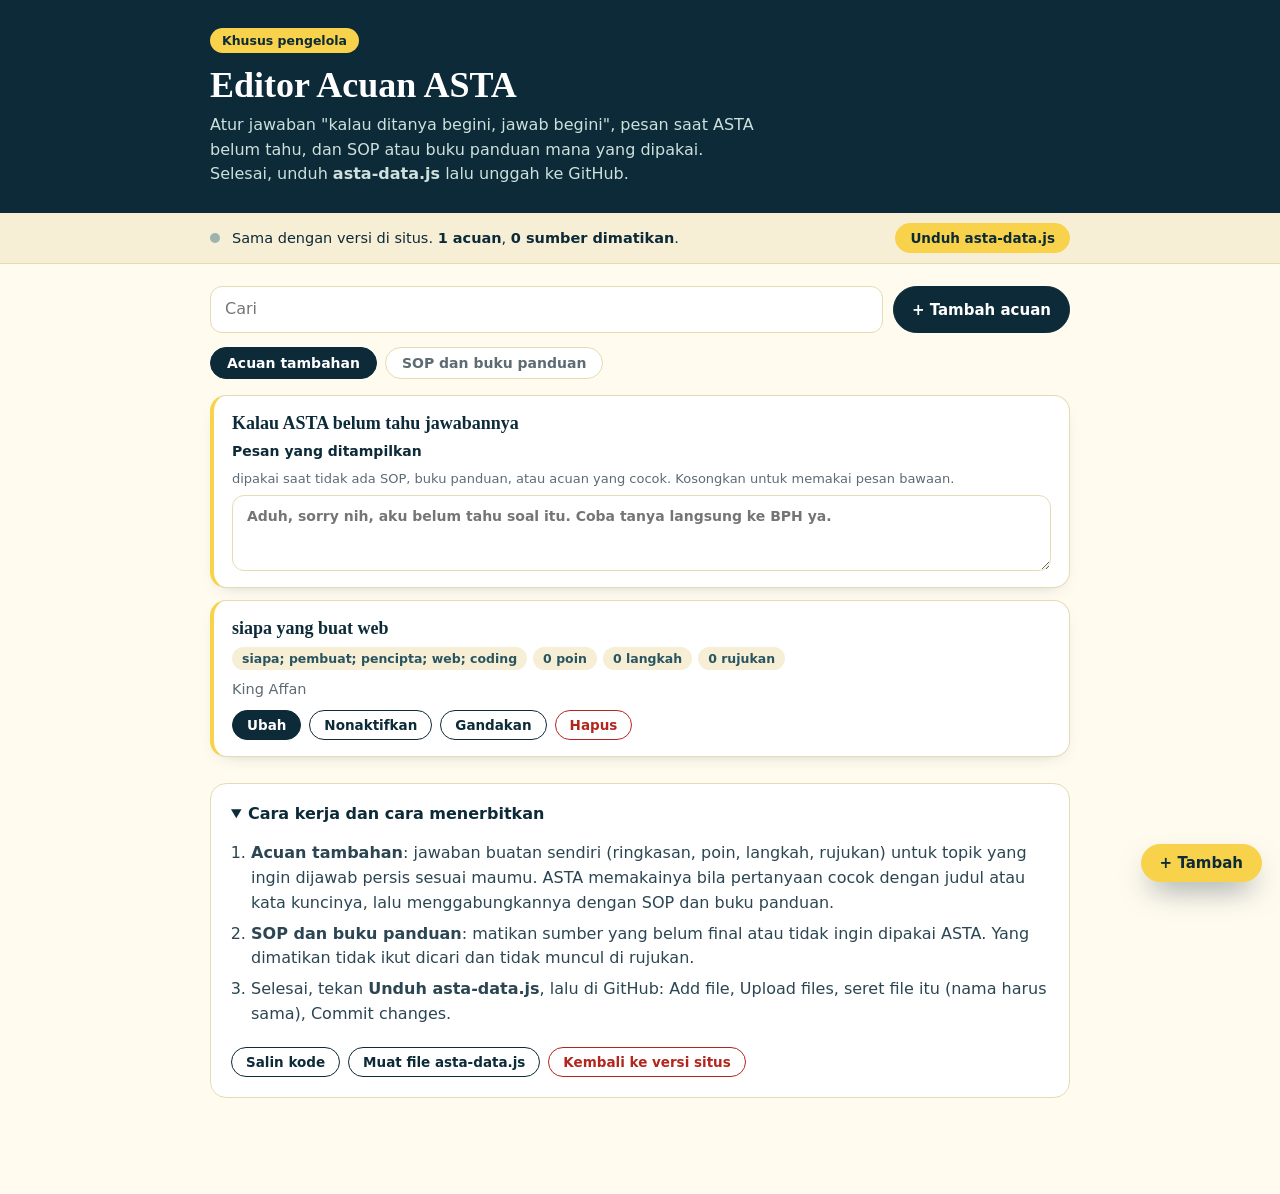
<file: admin-asta.html>
<!DOCTYPE html>
<html lang="id">
<head>
<meta charset="utf-8">
<meta name="viewport" content="width=device-width, initial-scale=1, viewport-fit=cover">
<meta name="robots" content="noindex, nofollow">
<title>Editor ASTA | BEM STDIIS</title>
<style>
:root{--ink:#0d2a38;--gold:#f8d24a;--gold2:#fde9a0;--cream:#fffbef;--sand:#f6efd5;--line:#e6dbb4;--muted:#5d6b73;--green:#0f6b5a;--red:#b3261e;--r:16px;
  --serif:Georgia,"Times New Roman",serif;--sans:system-ui,-apple-system,"Segoe UI",Roboto,sans-serif}
*{box-sizing:border-box;margin:0}
html{-webkit-text-size-adjust:100%}
body{font:16px/1.55 var(--sans);background:var(--cream);color:var(--ink);padding:env(safe-area-inset-top) 0 calc(96px + env(safe-area-inset-bottom))}
.wrap{max-width:900px;margin:0 auto;padding:0 20px}
header{background:var(--ink);color:#f6f1de;padding:28px 0 26px}
header h1{font:700 clamp(26px,5vw,36px)/1.15 var(--serif);color:#fff}
header p{color:#cde0dc;margin-top:6px;max-width:560px}
.tag{display:inline-block;background:var(--gold);color:var(--ink);font-weight:700;font-size:12.5px;border-radius:999px;padding:3px 12px;margin-bottom:12px}
.status{position:sticky;top:0;z-index:20;background:var(--sand);border-bottom:1px solid var(--line);padding:10px 0;font-size:14.5px}
.status .wrap{display:flex;align-items:center;gap:12px;flex-wrap:wrap}
.status b{font-weight:700}.dot{width:10px;height:10px;border-radius:50%;background:#9db3ad;flex:none}
.status.dirty .dot{background:var(--gold);box-shadow:0 0 0 4px rgba(248,210,74,.35)}
.status.done .dot{background:var(--green)}
.btn{font:600 15px var(--sans);border:1.5px solid var(--ink);background:transparent;color:var(--ink);border-radius:999px;padding:9px 18px;cursor:pointer;transition:background .15s,transform .15s;display:inline-flex;gap:8px;align-items:center;justify-content:center}
.btn:hover{background:var(--sand)}.btn:active{transform:scale(.97)}
.btn.gold{background:var(--gold);border-color:var(--gold)}.btn.gold:hover{background:#f3c92f}
.btn.dark{background:var(--ink);color:#fff}.btn.dark:hover{background:#17435a}
.btn.sm{padding:6px 14px;font-size:13.5px}.btn.red{border-color:var(--red);color:var(--red)}.btn.red:hover{background:#fbe9e7}
.bar{display:flex;gap:10px;flex-wrap:wrap;margin:22px 0 14px}
.bar .grow{flex:1;min-width:200px}
input,select,textarea{font:inherit;color:var(--ink);background:#fff;border:1.5px solid var(--line);border-radius:12px;padding:10px 14px;width:100%}
input:focus,select:focus,textarea:focus{outline:0;border-color:var(--ink);box-shadow:0 0 0 4px rgba(248,210,74,.45)}
textarea{min-height:110px;resize:vertical}
.tabs{display:flex;gap:8px;flex-wrap:wrap;margin-bottom:16px}
.tab{border:1.5px solid var(--line);background:#fff;border-radius:999px;padding:7px 16px;font:600 14px var(--sans);cursor:pointer;color:var(--muted)}
.tab[aria-pressed=true]{background:var(--ink);border-color:var(--ink);color:#fff}
.list{display:grid;gap:12px}
.ev{display:grid;grid-template-columns:64px minmax(0,1fr);gap:16px;background:#fff;border:1px solid var(--line);border-left:4px solid var(--gold);border-radius:var(--r);padding:16px 18px;box-shadow:0 6px 18px -12px rgba(13,42,56,.35)}
.dt{background:var(--sand);border-radius:12px;text-align:center;padding:8px 4px;align-self:start}
.dt b{display:block;font:700 24px/1 var(--serif)}.dt span{font-size:12px;font-weight:700;color:var(--muted);letter-spacing:.04em;text-transform:uppercase}
.ev h3{font:700 18px/1.3 var(--serif);margin-bottom:6px}
.meta{display:flex;gap:6px;flex-wrap:wrap;margin-bottom:8px}
.meta i{font-style:normal;font-size:12.5px;font-weight:600;background:var(--sand);border-radius:999px;padding:2px 10px;color:#2a5560}
.ev p{font-size:14.5px;color:var(--muted);margin-bottom:12px;display:-webkit-box;-webkit-line-clamp:3;-webkit-box-orient:vertical;overflow:hidden}
.act{display:flex;gap:8px;flex-wrap:wrap}
.empty{background:#fff;border:1.5px dashed var(--line);border-radius:var(--r);padding:36px 20px;text-align:center;color:var(--muted)}
.how{background:#fff;border:1px solid var(--line);border-radius:var(--r);padding:4px 20px;margin-top:26px}
.how summary{cursor:pointer;font-weight:700;padding:14px 0}
.how ol{padding:0 0 14px 20px;color:#2b4652}.how li{margin-bottom:6px}
.banner{background:#fff7d6;border:1px solid #ecd67a;border-radius:var(--r);padding:14px 18px;margin-top:18px;display:flex;gap:12px;flex-wrap:wrap;align-items:center}
.banner span{flex:1;min-width:200px}
dialog{border:0;border-radius:22px;padding:0;width:min(560px,calc(100vw - 24px));max-height:calc(100dvh - 24px);box-shadow:0 30px 80px -20px rgba(13,42,56,.6);color:var(--ink)}
dialog::backdrop{background:rgba(13,42,56,.55);backdrop-filter:blur(3px)}
.fh{background:var(--ink);color:#fff;padding:18px 24px;font:700 20px var(--serif)}
.fb{padding:20px 24px;display:grid;gap:14px;overflow:auto;max-height:calc(100dvh - 190px)}
.row2{display:grid;grid-template-columns:1fr 1fr;gap:12px}
label{font-weight:600;font-size:14px;display:grid;gap:6px}label small{font-weight:400;color:var(--muted)}
.ff{padding:14px 24px;border-top:1px solid var(--line);display:flex;gap:10px;justify-content:flex-end;background:var(--cream)}
.err{color:var(--red);font-size:13.5px;min-height:1.2em}
.toast{position:fixed;left:50%;bottom:calc(20px + env(safe-area-inset-bottom));transform:translate(-50%,30px);opacity:0;pointer-events:none;background:var(--ink);color:#fff;border-radius:999px;padding:10px 12px 10px 20px;display:flex;gap:14px;align-items:center;transition:.3s;z-index:60;max-width:calc(100vw - 24px)}
.toast.on{opacity:1;transform:translate(-50%,0);pointer-events:auto}
.toast button{background:var(--gold);border:0;border-radius:999px;padding:6px 14px;font:700 13.5px var(--sans);cursor:pointer;color:var(--ink)}
.fab{position:fixed;right:18px;bottom:calc(18px + env(safe-area-inset-bottom));z-index:30;box-shadow:0 14px 30px -10px rgba(13,42,56,.55)}
@media (max-width:520px){.ev{grid-template-columns:52px minmax(0,1fr);gap:12px;padding:14px}.row2{grid-template-columns:1fr}.dt b{font-size:20px}}
.kb{background:#fff;border:1px solid var(--line);border-left:4px solid var(--gold);border-radius:var(--r);padding:16px 18px;box-shadow:0 6px 18px -12px rgba(13,42,56,.35)}
.kb.off{opacity:.55;border-left-color:#b8c4c0}.kb h3{font:700 18px/1.3 var(--serif);margin-bottom:6px}
.kb p{font-size:14.5px;color:var(--muted);margin-bottom:10px;display:-webkit-box;-webkit-line-clamp:2;-webkit-box-orient:vertical;overflow:hidden}
.sw{display:flex;align-items:center;gap:12px;background:#fff;border:1px solid var(--line);border-radius:14px;padding:10px 14px;cursor:pointer;font-weight:600}
.sw input{width:20px;height:20px;accent-color:var(--green);flex:none;padding:0}.sw small{font-weight:400;color:var(--muted);display:block;word-break:break-all}.sw.off{background:#f4f1e6;color:var(--muted)}
.gh{font:700 13px var(--sans);letter-spacing:.06em;text-transform:uppercase;color:var(--muted);margin:18px 0 8px}
.src{display:grid;grid-template-columns:minmax(0,1fr) 84px 40px;gap:8px;align-items:start}.src .cu{grid-column:1/-1;display:grid;gap:8px}
.help{font-size:13px;color:var(--muted);font-weight:400}
[hidden]{display:none!important}
</style>
</head>
<body>
<header><div class="wrap"><span class="tag">Khusus pengelola</span><h1>Editor Acuan ASTA</h1><p>Atur jawaban "kalau ditanya begini, jawab begini", pesan saat ASTA belum tahu, dan SOP atau buku panduan mana yang dipakai. Selesai, unduh <b>asta-data.js</b> lalu unggah ke GitHub.</p></div></header>
<div class="status" id="status" role="status"><div class="wrap"><i class="dot"></i><span id="stxt"></span><span style="flex:1"></span><button class="btn gold sm" id="dl">Unduh asta-data.js</button></div></div>
<main class="wrap">
  <div class="bar"><input class="grow" id="q" type="search" placeholder="Cari" aria-label="Cari"><button class="btn dark" id="add">+ Tambah acuan</button></div>
  <div class="tabs"><button class="tab" data-t="acuan" aria-pressed="true">Acuan tambahan</button><button class="tab" data-t="sumber" aria-pressed="false">SOP dan buku panduan</button></div>
  <div class="list" id="list"></div>
  <details class="how" open><summary>Cara kerja dan cara menerbitkan</summary><ol>
    <li><b>Acuan tambahan</b>: jawaban buatan sendiri (ringkasan, poin, langkah, rujukan) untuk topik yang ingin dijawab persis sesuai maumu. ASTA memakainya bila pertanyaan cocok dengan judul atau kata kuncinya, lalu menggabungkannya dengan SOP dan buku panduan.</li>
    <li><b>SOP dan buku panduan</b>: matikan sumber yang belum final atau tidak ingin dipakai ASTA. Yang dimatikan tidak ikut dicari dan tidak muncul di rujukan.</li>
    <li>Selesai, tekan <b>Unduh asta-data.js</b>, lalu di GitHub: Add file, Upload files, seret file itu (nama harus sama), Commit changes.</li></ol>
    <div class="act" style="padding-bottom:16px"><button class="btn sm" id="copy">Salin kode</button><button class="btn sm" id="imp">Muat file asta-data.js</button><button class="btn sm red" id="reset">Kembali ke versi situs</button><input type="file" id="file" accept=".js,.json,text/javascript" hidden></div></details>
</main>
<button class="btn gold fab" id="fab" aria-label="Tambah acuan">+ Tambah</button>
<dialog id="dlg"><form method="dialog" id="form" novalidate>
  <div class="fh" id="ftitle">Tambah acuan</div>
  <div class="fb">
    <label>Kalau ada yang bertanya (judul atau pertanyaan) *<input id="f-judul" maxlength="160" placeholder="Contoh: Cara mencairkan dana kegiatan"></label>
    <label>Kata kunci <small class="help">pisahkan dengan koma; masukkan kata yang sering dipakai orang bertanya</small><input id="f-kunci" maxlength="300" placeholder="cair, duit, dana, rab"></label>
    <label>Maka ASTA menjawab *<textarea id="f-ringkas" maxlength="600" style="min-height:84px"></textarea></label>
    <label>Poin penting <small class="help">satu poin per baris</small><textarea id="f-poin" maxlength="2000"></textarea></label>
    <label>Langkah <small class="help">satu langkah per baris; boleh "Judul: penjelasan"</small><textarea id="f-langkah" maxlength="2500"></textarea></label>
    <div><div style="font-weight:600;font-size:14px;margin-bottom:8px">Rujukan</div><div id="srcs" style="display:grid;gap:12px"></div><button type="button" class="btn sm" id="addsrc" style="margin-top:10px">+ Tambah rujukan</button></div>
    <label class="sw" style="font-weight:600"><input type="checkbox" id="f-aktif" checked><span>Aktif dipakai ASTA</span></label>
    <div class="err" id="err" role="alert"></div>
  </div>
  <div class="ff"><button class="btn" type="button" id="cancel">Batal</button><button class="btn gold" type="submit">Simpan</button></div>
</form></dialog>
<div class="toast" id="toast"><span id="ttxt"></span></div>
<script>document.write('<script src="sop-data.js"><\/script><script src="asta-data.js?t='+Date.now()+'"><\/script>');</script>
<script>
(function(){
var $=function(i){return document.getElementById(i);};
function esc(t){return String(t==null?"":t).replace(/[&<>"]/g,function(c){return {"&":"&amp;","<":"&lt;",">":"&gt;",'"':"&quot;"}[c];});}
var BOOKS=[["presiden","Presiden"],["wakil-presiden","Wakil Presiden"],["sekretaris-jenderal","Sekretaris Jenderal"],["psdm","Kementerian PSDM"],["akademik-karier","Kementerian Akademik dan Karier"],["harmonisasi-kampus","Kementerian Harmonisasi Kampus"],["kemenpora","Kementerian Pemuda dan Olahraga"],["hubeks","Kementerian Hubungan Eksternal"],["kesma","Kementerian Kesejahteraan Mahasiswa"],["pengembangan-bahasa","Kementerian Pengembangan Bahasa"],["biro-administrasi","Biro Administrasi"],["biro-keuangan","Biro Keuangan"],["biro-dkv","Biro DKV"],["inspektorat-jenderal","Inspektorat Jenderal"]];
var SOPS=(window.SOP_DATA||[]).map(function(s){return [s.c,s.t];}).sort(function(a,b){return a[0]<b[0]?-1:1;});
function load(o){o=o&&typeof o==="object"?o:{};return {acuan:Array.isArray(o.acuan)?o.acuan:[],mati:Array.isArray(o.mati)?o.mati:[],kosong:typeof o.kosong==="string"?o.kosong:""};}
var D=load(JSON.parse(JSON.stringify(window.ASTA_KB||{}))),SITE=JSON.stringify(D),downloaded=false,tab="acuan",edit=-1,tT;
function toast(m){$("ttxt").textContent=m;$("toast").classList.add("on");clearTimeout(tT);tT=setTimeout(function(){$("toast").classList.remove("on");},2800);}
function status(){var d=JSON.stringify(D)!==SITE,st=$("status");st.className="status"+(d?(downloaded?" done":" dirty"):"");
  $("stxt").innerHTML=!d?"Sama dengan versi di situs. <b>"+D.acuan.length+" acuan</b>, <b>"+D.mati.length+" sumber dimatikan</b>.":downloaded?"<b>File sudah diunduh.</b> Tinggal unggah <b>asta-data.js</b> ke GitHub.":"<b>Ada perubahan belum diterbitkan.</b>";}
function touch(){downloaded=false;render();}
function render(){var q=$("q").value.trim().toLowerCase(),h="";
  $("add").hidden=tab!=="acuan";$("fab").hidden=tab!=="acuan";
  [].forEach.call(document.querySelectorAll(".tab"),function(b){b.setAttribute("aria-pressed",b.getAttribute("data-t")===tab);});
  if(tab==="acuan"){
    var L=D.acuan.map(function(k,i){return [k,i];}).filter(function(x){return !q||(x[0].judul+" "+x[0].kunci+" "+x[0].ringkas).toLowerCase().indexOf(q)>=0;});
    h=L.length?L.map(function(x){var k=x[0],i=x[1];return '<article class="kb'+(k.aktif===false?" off":"")+'"><h3>'+esc(k.judul)+'</h3><div class="meta">'+(k.aktif===false?"<i>Nonaktif</i>":"")+(k.kunci?String(k.kunci).split(",").slice(0,5).map(function(w){return w.trim()?"<i>"+esc(w.trim())+"</i>":"";}).join(""):"")+"<i>"+(k.poin||[]).length+" poin</i><i>"+(k.langkah||[]).length+" langkah</i><i>"+(k.sumber||[]).length+" rujukan</i></div><p>"+esc(k.ringkas||"")+'</p><div class="act"><button class="btn sm dark" data-a="e" data-i="'+i+'">Ubah</button><button class="btn sm" data-a="t" data-i="'+i+'">'+(k.aktif===false?"Aktifkan":"Nonaktifkan")+'</button><button class="btn sm" data-a="c" data-i="'+i+'">Gandakan</button><button class="btn sm red" data-a="d" data-i="'+i+'">Hapus</button></div></article>';}).join(""):'<div class="empty">'+(D.acuan.length?"Tidak ada yang cocok.":"Belum ada acuan tambahan. Tekan <b>+ Tambah acuan</b> untuk membuat jawaban sendiri.")+"</div>";
  }else{
    function row(id,t,sub){var off=D.mati.indexOf(id)>=0;return '<label class="sw'+(off?" off":"")+'"><input type="checkbox" data-s="'+esc(id)+'"'+(off?"":" checked")+'><span>'+esc(t)+"<small>"+esc(sub)+"</small></span></label>";}
    var bk=BOOKS.filter(function(b){return !q||b[1].toLowerCase().indexOf(q)>=0;}),sp=SOPS.filter(function(s){return !q||(s[0]+" "+s[1]).toLowerCase().indexOf(q)>=0;});
    h='<div class="gh">Buku panduan ('+bk.length+")</div>"+bk.map(function(b){return row(b[0],b[1],"panduan/"+b[0]+".pdf");}).join("")+'<div class="gh">SOP ('+sp.length+")</div>"+sp.map(function(s){return row(s[0],s[0]+" "+s[1],"sop/"+s[0]+".pdf");}).join("");
  }
  function kosongCard(){return '<article class="kb"><h3>Kalau ASTA belum tahu jawabannya</h3><label>Pesan yang ditampilkan <small class="help">dipakai saat tidak ada SOP, buku panduan, atau acuan yang cocok. Kosongkan untuk memakai pesan bawaan.</small><textarea id="kosong" maxlength="300" style="min-height:76px" placeholder="Aduh, sorry nih, aku belum tahu soal itu. Coba tanya langsung ke BPH ya.">'+esc(D.kosong||"")+"</textarea></label></article>";}
  $("list").innerHTML=(tab==="acuan"?kosongCard():"")+h;status();}
$("list").addEventListener("input",function(e){if(e.target.id==="kosong"){D.kosong=e.target.value;downloaded=false;status();}});
$("list").addEventListener("click",function(e){var b=e.target.closest("[data-a]");if(!b)return;var i=+b.getAttribute("data-i"),a=b.getAttribute("data-a"),k=D.acuan[i];
  if(a==="e")open(i);
  else if(a==="t"){k.aktif=k.aktif===false;touch();}
  else if(a==="c"){var c=JSON.parse(JSON.stringify(k));c.id="k"+Date.now();c.judul+=" (salinan)";D.acuan.splice(i+1,0,c);touch();toast("Acuan digandakan.");}
  else if(a==="d"&&confirm("Hapus acuan \""+k.judul+"\"?")){D.acuan.splice(i,1);touch();toast("Acuan dihapus.");}});
$("list").addEventListener("change",function(e){var c=e.target.closest("[data-s]");if(!c)return;var id=c.getAttribute("data-s"),i=D.mati.indexOf(id);if(c.checked&&i>=0)D.mati.splice(i,1);else if(!c.checked&&i<0)D.mati.push(id);touch();});
[].forEach.call(document.querySelectorAll(".tab"),function(b){b.onclick=function(){tab=b.getAttribute("data-t");$("q").value="";render();};});
$("q").addEventListener("input",render);
function opts(sel){var h='<option value="">Pilih rujukan</option><optgroup label="Buku panduan">'+BOOKS.map(function(b){return '<option value="b:'+b[0]+'">Buku Panduan '+esc(b[1])+"</option>";}).join("")+'</optgroup><optgroup label="SOP">'+SOPS.map(function(s){return '<option value="s:'+s[0]+'">'+esc(s[0]+" "+s[1])+"</option>";}).join("")+'</optgroup><option value="u">Tautan atau dokumen lain</option>';return h;}
function addSrc(x){var d=document.createElement("div"),v="",u=x&&x.url||"";
  if(x){var m=/^panduan\/(.+)\.pdf$/.exec(u),n=/^sop\/(.+)\.pdf$/.exec(u);v=m?"b:"+m[1]:n?"s:"+n[1]:"u";}
  d.className="src";d.innerHTML='<select class="s-ref" aria-label="Rujukan">'+opts()+'</select><input class="s-hlm" type="number" min="1" placeholder="Hal." aria-label="Halaman" value="'+esc(x&&x.hlm||"")+'"><button type="button" class="btn sm red s-del" aria-label="Hapus rujukan">&times;</button><div class="cu" hidden><input class="s-lbl" placeholder="Nama rujukan" value="'+esc(x&&v==="u"?x.label:"")+'"><input class="s-url" placeholder="Alamat file atau tautan (https://...)" value="'+esc(v==="u"?u:"")+'"></div>';
  d.querySelector(".s-ref").value=v;d.querySelector(".cu").hidden=v!=="u";$("srcs").appendChild(d);}
$("srcs").addEventListener("change",function(e){if(e.target.classList.contains("s-ref"))e.target.closest(".src").querySelector(".cu").hidden=e.target.value!=="u";});
$("srcs").addEventListener("click",function(e){if(e.target.closest(".s-del"))e.target.closest(".src").remove();});
$("addsrc").onclick=function(){addSrc();};
function open(i){edit=i;var k=i>=0?D.acuan[i]:{};$("ftitle").textContent=i>=0?"Ubah acuan":"Tambah acuan";
  $("f-judul").value=k.judul||"";$("f-kunci").value=k.kunci||"";$("f-ringkas").value=k.ringkas||"";$("f-poin").value=(k.poin||[]).join("\n");$("f-langkah").value=(k.langkah||[]).join("\n");$("f-aktif").checked=k.aktif!==false;
  $("srcs").innerHTML="";(k.sumber||[]).forEach(addSrc);$("err").textContent="";$("dlg").showModal();setTimeout(function(){$("f-judul").focus();},60);}
$("add").onclick=$("fab").onclick=function(){open(-1);};$("cancel").onclick=function(){$("dlg").close();};
function lines(v){return v.split("\n").map(function(x){return x.trim();}).filter(Boolean);}
$("form").addEventListener("submit",function(e){e.preventDefault();
  var j=$("f-judul").value.trim(),r=$("f-ringkas").value.trim(),po=lines($("f-poin").value),la=lines($("f-langkah").value),src=[],bad="";
  [].forEach.call($("srcs").children,function(d){var v=d.querySelector(".s-ref").value,h=d.querySelector(".s-hlm").value.trim(),o=null;
    if(v.slice(0,2)==="b:"){var b=BOOKS.filter(function(x){return x[0]===v.slice(2);})[0];o={label:"Buku Panduan "+b[1],url:"panduan/"+b[0]+".pdf"};}
    else if(v.slice(0,2)==="s:"){var s=SOPS.filter(function(x){return x[0]===v.slice(2);})[0];o={label:s[0]+" "+s[1],url:"sop/"+s[0]+".pdf"};}
    else if(v==="u"){var u=d.querySelector(".s-url").value.trim(),l=d.querySelector(".s-lbl").value.trim();if(!u||!l)bad="Rujukan lain perlu nama dan alamat.";else o={label:l,url:u};}
    if(o){if(h)o.hlm=+h;src.push(o);}});
  if(!j){$("err").textContent="Judul wajib diisi.";return;}
  if(!r&&!po.length&&!la.length){$("err").textContent="Isi ringkasan, poin, atau langkah.";return;}
  if(bad){$("err").textContent=bad;return;}
  var o={id:edit>=0?D.acuan[edit].id:"k"+Date.now(),judul:j,kunci:$("f-kunci").value.trim(),ringkas:r,poin:po,langkah:la,sumber:src,aktif:$("f-aktif").checked};
  if(edit>=0)D.acuan[edit]=o;else D.acuan.unshift(o);
  $("dlg").close();touch();toast("Acuan disimpan.");});
function output(){return "/* asta-data.js: acuan tambahan dan pengaturan sumber untuk ASTA.\n   Jangan diedit manual. Gunakan admin-asta.html, lalu unduh file ini dan unggah ke GitHub.\n   Terakhir dibuat: "+new Date().toLocaleString("id-ID")+" */\nwindow.ASTA_KB = "+JSON.stringify(D,null,1)+";\n";}
$("dl").onclick=function(){var bl=new Blob([output()],{type:"text/javascript"}),a=document.createElement("a");a.href=URL.createObjectURL(bl);a.download="asta-data.js";document.body.appendChild(a);a.click();a.remove();setTimeout(function(){URL.revokeObjectURL(a.href);},2000);downloaded=true;status();toast("asta-data.js diunduh. Sekarang unggah ke GitHub.");};
$("copy").onclick=function(){if(navigator.clipboard&&navigator.clipboard.writeText)navigator.clipboard.writeText(output()).then(function(){toast("Kode disalin.");},function(){toast("Gagal menyalin. Gunakan tombol unduh.");});};
$("imp").onclick=function(){$("file").click();};
$("file").addEventListener("change",function(e){var f=e.target.files[0];if(!f)return;var r=new FileReader();r.onload=function(){try{var t=String(r.result);D=load(JSON.parse(t.slice(t.indexOf("{",t.indexOf("ASTA_KB")),t.lastIndexOf("}")+1)));touch();toast("File dimuat.");}catch(x){alert("Format file tidak dikenali. Gunakan asta-data.js buatan editor ini.");}};r.readAsText(f);e.target.value="";});
$("reset").onclick=function(){if(JSON.stringify(D)===SITE||confirm("Buang semua perubahan dan kembali ke versi situs?")){D=load(JSON.parse(SITE));touch();}};
window.addEventListener("beforeunload",function(e){if(JSON.stringify(D)!==SITE&&!downloaded){e.preventDefault();e.returnValue="";}});
render();
})();
</script>
</body>
</html>
</file>
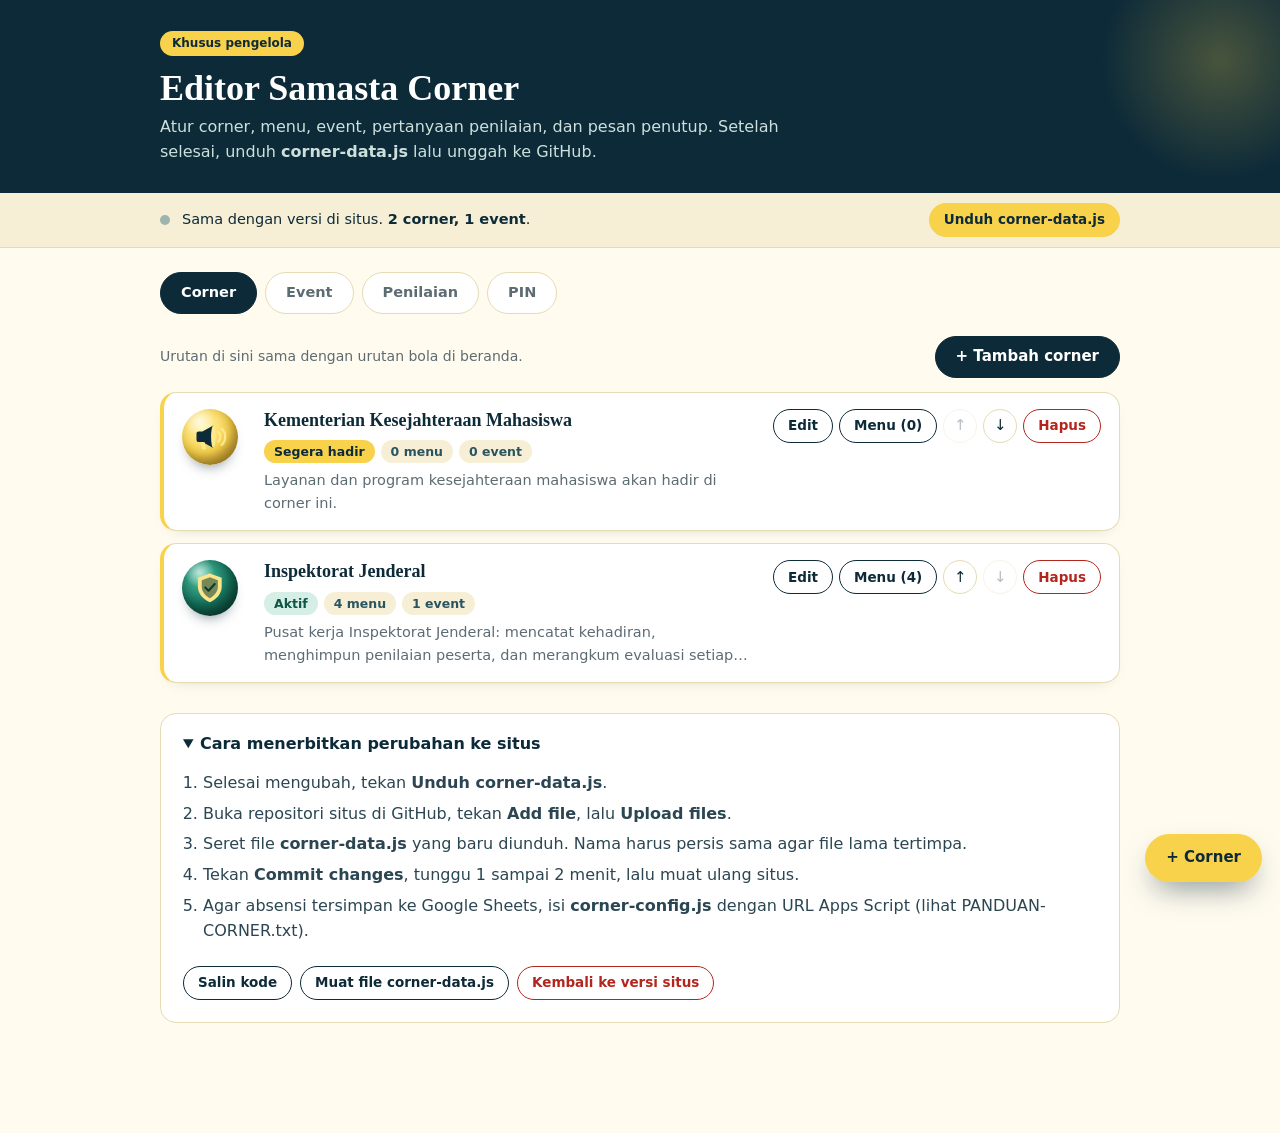
<file: admin-corner.html>
<!DOCTYPE html>
<html lang="id">
<head>
<meta charset="utf-8">
<meta name="viewport" content="width=device-width, initial-scale=1, viewport-fit=cover">
<meta name="robots" content="noindex, nofollow">
<title>Editor Samasta Corner | BEM STDIIS</title>
<style>
:root{--ink:#0d2a38;--ink2:#17435a;--gold:#f8d24a;--cream:#fffbef;--sand:#f6efd5;--line:#e6dbb4;--muted:#5d6b73;--green:#0f6b5a;--red:#b3261e;--r:16px;--gap:16px;
  --serif:Georgia,"Times New Roman",serif;--sans:system-ui,-apple-system,"Segoe UI",Roboto,sans-serif}
*{box-sizing:border-box;margin:0}
[hidden]{display:none!important}
html{-webkit-text-size-adjust:100%}
body{font:16px/1.55 var(--sans);background:var(--cream);color:var(--ink);padding-bottom:calc(110px + env(safe-area-inset-bottom))}
button,input,select,textarea{font:inherit;color:inherit}
.wrap{width:min(960px,100% - 32px);margin-inline:auto}
header.top{background:var(--ink);color:#f6f1de;padding:30px 0 28px;position:relative;overflow:hidden}
header.top::after{content:"";position:absolute;right:-60px;top:-60px;width:240px;height:240px;border-radius:50%;background:radial-gradient(circle,rgba(248,210,74,.25),transparent 70%)}
header.top .wrap{position:relative;z-index:1}
.tag{display:inline-block;background:var(--gold);color:var(--ink);font-weight:700;font-size:12px;border-radius:999px;padding:3px 12px;margin-bottom:12px}
header.top h1{font:700 clamp(26px,5vw,36px)/1.15 var(--serif);color:#fff;margin-bottom:6px}
header.top p{color:#cde0dc;max-width:620px}
.status{position:sticky;top:0;z-index:30;background:var(--sand);border-bottom:1px solid var(--line)}
.status .wrap{display:flex;align-items:center;gap:12px;min-height:54px;padding-block:8px}
.dot{flex:none;width:10px;height:10px;border-radius:50%;background:#9db3ad}
.status.dirty .dot{background:var(--gold);box-shadow:0 0 0 4px rgba(248,210,74,.35)}.status.done .dot{background:var(--green)}
#stxt{flex:1;min-width:0;font-size:14.5px;line-height:1.4}
.btn{display:inline-flex;align-items:center;justify-content:center;gap:8px;min-height:42px;padding:0 20px;border-radius:999px;border:1.5px solid var(--ink);background:transparent;font-weight:600;font-size:15px;cursor:pointer;white-space:nowrap;transition:background .15s,transform .15s,box-shadow .15s}
.btn:hover{background:var(--sand)}.btn:active{transform:scale(.97)}.btn:focus-visible,.tab:focus-visible,.icon-btn:focus-visible{outline:3px solid var(--gold);outline-offset:2px}
.btn.gold{background:var(--gold);border-color:var(--gold)}.btn.gold:hover{background:#f3c92f}
.btn.dark{background:var(--ink);color:#fff}.btn.dark:hover{background:var(--ink2)}
.btn.sm{min-height:34px;padding:0 14px;font-size:13.5px}.btn.red{border-color:var(--red);color:var(--red)}.btn.red:hover{background:#fbe9e7}
.btn[disabled]{opacity:.4;pointer-events:none}
.icon-btn{display:inline-grid;place-items:center;width:34px;height:34px;border-radius:50%;border:1.5px solid var(--line);background:#fff;cursor:pointer;font-size:15px;line-height:1;transition:background .15s,border-color .15s}
.icon-btn:hover{background:var(--sand);border-color:var(--ink)}.icon-btn[disabled]{opacity:.3;pointer-events:none}.icon-btn.red{color:var(--red)}
.tabs{display:flex;gap:8px;margin:24px 0 8px;overflow-x:auto;padding-bottom:4px;scrollbar-width:none}.tabs::-webkit-scrollbar{display:none}
.tab{flex:none;min-height:42px;padding:0 20px;border-radius:999px;border:1.5px solid var(--line);background:#fff;font-weight:600;font-size:14.5px;color:var(--muted);cursor:pointer}
.tab[aria-pressed=true]{background:var(--ink);border-color:var(--ink);color:#fff}
.panel-bar{display:flex;align-items:center;gap:12px;margin:18px 0 14px;min-height:42px}
.panel-bar .grow{flex:1;min-width:0}.panel-bar .hint{font-size:14px}
.hint{color:var(--muted);font-size:13.5px;line-height:1.5}
.list{display:grid;gap:12px}
.card{display:grid;grid-template-columns:64px minmax(0,1fr) auto;grid-template-areas:"lead body act";gap:6px 18px;align-items:start;background:#fff;border:1px solid var(--line);border-left:4px solid var(--gold);border-radius:var(--r);padding:16px 18px;box-shadow:0 6px 18px -14px rgba(13,42,56,.4)}
.card .lead{grid-area:lead}.card .body{grid-area:body;min-width:0}.card .act{grid-area:act;display:flex;gap:6px;align-items:center;flex-wrap:wrap;justify-content:flex-end}
.card h3{font:700 18px/1.3 var(--serif);overflow-wrap:anywhere}
.card p{font-size:14.5px;color:var(--muted);margin-top:6px;display:-webkit-box;-webkit-line-clamp:2;-webkit-box-orient:vertical;overflow:hidden}
.meta{display:flex;gap:6px;flex-wrap:wrap;margin-top:8px}
.meta i{font-style:normal;font-size:12.5px;font-weight:600;background:var(--sand);border-radius:999px;padding:2px 10px;color:#2a5560}
.meta i.ok{background:#d6efe6;color:#0f5444}.meta i.soon{background:var(--gold);color:var(--ink)}
.sph{width:56px;height:56px;border-radius:50%;display:grid;place-items:center;position:relative;overflow:hidden;
  background:radial-gradient(circle at 31% 22%,rgba(255,255,255,.65) 0,rgba(255,255,255,0) 26%),radial-gradient(circle at 36% 30%,var(--o1),var(--o2) 52%,var(--o3));box-shadow:inset -5px -7px 12px rgba(0,0,0,.3),0 8px 14px -8px rgba(13,42,56,.6)}
.sph svg{width:60%;height:60%;color:var(--ot);overflow:visible}.sph .f{fill:currentColor}.sph .a{fill:var(--oa)}.sph .s{fill:none;stroke:var(--oa);stroke-width:3;stroke-linecap:round;stroke-linejoin:round}
.dt{width:56px;background:var(--sand);border-radius:12px;text-align:center;padding:8px 4px}
.dt b{display:block;font:700 22px/1 var(--serif)}.dt span{font-size:11.5px;font-weight:700;color:var(--muted);text-transform:uppercase}
.empty{background:#fff;border:1.5px dashed var(--line);border-radius:var(--r);padding:40px 20px;text-align:center;color:var(--muted)}
.warn{background:#fff1d6;border:1px solid #efc98a;border-radius:var(--r);padding:12px 16px;margin-bottom:14px;font-size:14.5px}
.pinst{display:inline-flex;align-items:center;gap:8px;margin:0 0 16px;padding:8px 14px;border-radius:999px;font-size:14px;background:#fbe9e7;color:#8a2d20}.pinst.on{background:#e3f5ee;color:#0f5a46}
.section{background:#fff;border:1px solid var(--line);border-radius:var(--r);padding:22px;margin-bottom:18px}
.section>h2{font:700 20px/1.3 var(--serif);margin-bottom:4px}.section>.hint{margin-bottom:16px}
.how{background:#fff;border:1px solid var(--line);border-radius:var(--r);padding:4px 22px;margin-top:30px}
.how summary{cursor:pointer;font-weight:700;padding:14px 0}.how ol{padding:0 0 12px 20px;color:#2b4652}.how li{margin-bottom:6px}
.how .tools{display:flex;gap:8px;flex-wrap:wrap;padding:4px 0 18px}
.banner{background:#fff7d6;border:1px solid #ecd67a;border-radius:var(--r);padding:12px 18px;margin-top:18px;display:flex;gap:10px;flex-wrap:wrap;align-items:center}.banner span{flex:1;min-width:200px;font-size:14.5px}

/* formulir */
label.f{display:grid;gap:6px;font-weight:600;font-size:14px}label.f small{font-weight:400;color:var(--muted)}
.inp,select.inp,textarea.inp{width:100%;min-height:44px;padding:10px 14px;background:#fff;border:1.5px solid var(--line);border-radius:12px;font-size:15.5px;font-weight:400}
textarea.inp{resize:vertical;min-height:110px;line-height:1.55}
.inp:focus{outline:0;border-color:var(--ink);box-shadow:0 0 0 4px rgba(248,210,74,.45)}
.row2{display:grid;grid-template-columns:repeat(2,minmax(0,1fr));gap:14px;align-items:end}
.err{color:var(--red);font-size:14px;font-weight:600;min-height:1.3em}
.fgrid{display:grid;gap:16px}
.sw{display:flex;gap:10px;flex-wrap:wrap}
.pick{position:relative;cursor:pointer}.pick input{position:absolute;opacity:0;inset:0;width:100%;height:100%;cursor:pointer;margin:0}
.pick .sph{border:3px solid transparent;transition:transform .15s,border-color .15s}.pick input:checked+.sph{border-color:var(--ink);transform:scale(1.08)}.pick input:focus-visible+.sph{outline:3px solid var(--gold);outline-offset:2px}
.pick.ic .sph{width:48px;height:48px}.pick.cl .sph{width:44px;height:44px}
.preview{display:flex;align-items:center;gap:16px;background:var(--sand);border-radius:14px;padding:12px 16px}.preview .sph{width:64px;height:64px;flex:none}
.preview b{display:block;font:700 18px var(--serif)}.preview small{color:var(--muted)}
.checks{display:grid;gap:2px;max-height:220px;overflow:auto;border:1.5px solid var(--line);border-radius:12px;padding:6px;background:#fff}
.checks label{display:flex;gap:12px;align-items:center;padding:8px 10px;border-radius:8px;font-weight:500;font-size:15px;cursor:pointer}.checks label:hover{background:var(--sand)}.checks input{width:18px;height:18px;accent-color:var(--green);flex:none}
.switch{position:relative;display:inline-flex;align-items:center;gap:10px;cursor:pointer;font-weight:600;font-size:14px;user-select:none}
.switch input{position:absolute;opacity:0}.switch .tr{width:42px;height:24px;border-radius:99px;background:#cdd5d3;position:relative;transition:background .2s;flex:none}
.switch .tr::after{content:"";position:absolute;left:3px;top:3px;width:18px;height:18px;border-radius:50%;background:#fff;box-shadow:0 1px 3px rgba(0,0,0,.3);transition:transform .2s}
.switch input:checked+.tr{background:var(--green)}.switch input:checked+.tr::after{transform:translateX(18px)}.switch input:focus-visible+.tr{outline:3px solid var(--gold);outline-offset:2px}
.sub{border-top:1px solid var(--line);padding-top:16px;margin-top:2px}.sub h4{font:700 15px var(--sans);margin-bottom:10px}

/* editor soal */
.qs{display:grid;gap:10px}
.q,.sub,.section{scroll-margin-top:72px}
.q{background:var(--cream);border:1.5px solid var(--line);border-radius:14px;padding:14px;display:grid;gap:10px}
.q-h{display:grid;grid-template-columns:30px minmax(0,1fr) auto;gap:10px;align-items:center}
.q-n{width:30px;height:30px;border-radius:50%;background:var(--ink);color:var(--gold);display:grid;place-items:center;font:700 13px var(--serif)}
.q-ctl{display:flex;gap:4px}
.q-o{display:grid;grid-template-columns:minmax(0,1fr);gap:10px;align-items:center}
.q-o .full{grid-column:1/-1}
.q-t{display:flex;gap:16px;flex-wrap:wrap;align-items:center}
.seg{display:flex;flex-wrap:wrap;justify-self:start;max-width:100%;border:1.5px solid var(--line);border-radius:18px;overflow:hidden;background:#fff}
.seg label{position:relative;cursor:pointer}.seg input{position:absolute;opacity:0;inset:0;margin:0;cursor:pointer}.seg span{display:block;padding:7px 14px;font-size:13.5px;font-weight:600;color:var(--muted);white-space:nowrap}
.seg input:checked+span{background:var(--ink);color:#fff}.seg input:focus-visible+span{outline:3px solid var(--gold);outline-offset:-3px}
.prev-msg{background:var(--ink);color:#dbe8e4;border-radius:14px;padding:16px 18px;font-size:14.5px;line-height:1.6}.prev-msg b{display:block;font:700 18px var(--serif);color:#f8d24a;margin-bottom:6px}

/* dialog */
dialog{margin:auto;border:0;border-radius:22px;padding:0;width:min(640px,100% - 20px);max-height:calc(100dvh - 20px);color:var(--ink);background:var(--cream);box-shadow:0 30px 80px -20px rgba(13,42,56,.6);overflow:clip}
dialog[open]{display:flex;flex-direction:column}
#m-list,#m-form{display:contents}
dialog::backdrop{background:rgba(13,42,56,.55);backdrop-filter:blur(3px)}
.fh{flex:none;background:var(--ink);color:#fff;padding:18px 24px;font:700 20px var(--serif)}
.fb{flex:1;min-height:0;overflow:auto;padding:22px 24px;display:grid;gap:16px;align-content:start}
.ff{flex:none;padding:14px 24px calc(14px + env(safe-area-inset-bottom));border-top:1px solid var(--line);display:flex;gap:10px;justify-content:flex-end;background:#fff}
.mrow{display:grid;grid-template-columns:minmax(0,1fr) auto;gap:10px;align-items:center;background:#fff;border:1px solid var(--line);border-radius:12px;padding:10px 12px}
.mrow b{display:block;overflow-wrap:anywhere}.mrow small{color:var(--muted)}.mrow .ctl{display:flex;gap:4px;align-items:center}
.toast{position:fixed;left:50%;bottom:calc(20px + env(safe-area-inset-bottom));transform:translate(-50%,30px);opacity:0;pointer-events:none;background:var(--ink);color:#fff;border-radius:999px;padding:10px 12px 10px 20px;display:flex;gap:14px;align-items:center;transition:.3s;z-index:60;max-width:calc(100vw - 24px);font-size:14.5px}
.toast.on{opacity:1;transform:translate(-50%,0);pointer-events:auto}.toast button{background:var(--gold);border:0;border-radius:999px;padding:6px 14px;font-weight:700;font-size:13.5px;cursor:pointer;color:var(--ink)}
.fab{position:fixed;right:max(18px,env(safe-area-inset-right));bottom:calc(18px + env(safe-area-inset-bottom));z-index:30;box-shadow:0 14px 30px -10px rgba(13,42,56,.55);min-height:48px}
@media (max-width:640px){
  .card{grid-template-columns:52px minmax(0,1fr);grid-template-areas:"lead body" "act act";padding:14px}
  .card .act{justify-content:flex-start;padding-top:6px;border-top:1px dashed var(--line);margin-top:6px}
  .row2{grid-template-columns:minmax(0,1fr)}
  .sph{width:48px;height:48px}.dt{width:48px}
  .fh{padding:16px 18px}.fb{padding:18px}.ff{padding-inline:18px}
  .q-h{grid-template-columns:30px minmax(0,1fr)}.q-ctl{grid-column:1/-1;justify-content:flex-end}
  .status .wrap{flex-wrap:wrap}
}
</style>
</head>
<body>
<header class="top"><div class="wrap"><span class="tag">Khusus pengelola</span><h1>Editor Samasta Corner</h1><p>Atur corner, menu, event, pertanyaan penilaian, dan pesan penutup. Setelah selesai, unduh <b>corner-data.js</b> lalu unggah ke GitHub.</p></div></header>

<div class="status" id="status" role="status"><div class="wrap"><i class="dot"></i><span id="stxt"></span><button class="btn gold sm" id="dl" type="button">Unduh corner-data.js</button></div></div>

<main class="wrap">
  <div class="banner" id="draft" hidden><span>Ada draf yang belum diterbitkan dari sesi sebelumnya di perangkat ini.</span><button class="btn sm dark" id="draft-ok" type="button">Pulihkan draf</button><button class="btn sm" id="draft-no" type="button">Buang</button></div>

  <div class="tabs" id="tabs" role="tablist">
    <button class="tab" data-t="corner" aria-pressed="true" type="button">Corner</button>
    <button class="tab" data-t="event" aria-pressed="false" type="button">Event</button>
    <button class="tab" data-t="soal" aria-pressed="false" type="button">Penilaian</button>
    <button class="tab" data-t="pin" aria-pressed="false" type="button">PIN</button>
  </div>

  <section id="p-corner">
    <div class="panel-bar"><span class="hint grow">Urutan di sini sama dengan urutan bola di beranda.</span><button class="btn dark" id="add-c" type="button">+ Tambah corner</button></div>
    <div class="list" id="l-corner"></div>
  </section>

  <section id="p-event" hidden>
    <div class="panel-bar"><select id="ev-c" class="inp grow" aria-label="Pilih corner"></select><button class="btn dark" id="add-e" type="button">+ Tambah event</button></div>
    <div id="ev-warn"></div>
    <div class="list" id="l-event"></div>
  </section>

  <section id="p-soal" hidden>
    <div class="section">
      <h2>Pertanyaan penilaian</h2>
      <p class="hint">Dipakai semua event, kecuali event yang punya pertanyaan sendiri. Nama, NIM, dan bagian di BEM selalu ditanyakan lebih dulu, tidak perlu ditambahkan di sini.</p>
      <div id="qs-global"></div>
      <div class="err" id="a-err" role="alert"></div>
    </div>
    <div class="section">
      <h2>Kata penutup</h2>
      <p class="hint">Ditampilkan setelah peserta selesai mengisi. Tulis <code>{nama}</code> untuk nama depan peserta, <code>{event}</code> untuk judul acara, dan <code>{corner}</code> untuk nama corner.</p>
      <div class="fgrid">
        <label class="f">Judul<input class="inp" id="pn-j" maxlength="80"></label>
        <label class="f">Pesan <small>(baris kosong = paragraf baru)</small><textarea class="inp" id="pn-p" maxlength="600"></textarea></label>
        <div class="prev-msg" id="pn-prev" aria-live="polite"></div>
      </div>
    </div>
    <div class="section">
      <h2>Pengaturan absensi</h2>
      <label class="f" style="max-width:360px">Absensi tetap terbuka berapa hari setelah acara selesai?<input class="inp" id="a-hari" type="number" min="0" max="30"></label>
    </div>
  </section>

  <section id="p-pin" hidden>
    <div class="section">
      <h2>PIN untuk membuka corner</h2>
      <p class="hint">Hanya pengurus yang tahu PIN yang bisa membuka corner dari beranda. Peserta yang memindai barcode absensi <b>tidak</b> memerlukan PIN. PIN tidak disimpan sebagai teks, hanya sidik digitalnya (SHA-256 dengan garam) di <code>corner-data.js</code>.</p>
      <div class="pinst" id="pin-st" role="status"></div>
      <form class="fgrid" id="pin-f" novalidate autocomplete="off" style="max-width:360px">
        <label class="f">PIN baru <small>(4 sampai 8 angka)</small><input class="inp" id="pin-a" type="password" inputmode="numeric" pattern="[0-9]*" maxlength="8" autocomplete="new-password"></label>
        <label class="f">Ulangi PIN baru<input class="inp" id="pin-b" type="password" inputmode="numeric" pattern="[0-9]*" maxlength="8" autocomplete="new-password"></label>
        <div class="err" id="pin-e" role="alert"></div>
        <div class="panel-bar" style="margin:0"><button class="btn dark" id="pin-set" type="submit">Simpan PIN</button><button class="btn red" id="pin-off" type="button">Matikan PIN</button></div>
      </form>
      <p class="hint" style="margin-top:16px">Situs ini statis (tanpa server), jadi PIN menghalangi pengunjung biasa, bukan orang yang membongkar kode sumber. Jangan memakai PIN yang sama dengan PIN penting lain. Setelah mengubah, unduh <b>corner-data.js</b> dan unggah ke GitHub seperti biasa.</p>
    </div>
  </section>

  <details class="how" open>
    <summary>Cara menerbitkan perubahan ke situs</summary>
    <ol>
      <li>Selesai mengubah, tekan <b>Unduh corner-data.js</b>.</li>
      <li>Buka repositori situs di GitHub, tekan <b>Add file</b>, lalu <b>Upload files</b>.</li>
      <li>Seret file <b>corner-data.js</b> yang baru diunduh. Nama harus persis sama agar file lama tertimpa.</li>
      <li>Tekan <b>Commit changes</b>, tunggu 1 sampai 2 menit, lalu muat ulang situs.</li>
      <li>Agar absensi tersimpan ke Google Sheets, isi <b>corner-config.js</b> dengan URL Apps Script (lihat PANDUAN-CORNER.txt).</li>
    </ol>
    <div class="tools">
      <button class="btn sm" id="copy" type="button">Salin kode</button>
      <button class="btn sm" id="imp" type="button">Muat file corner-data.js</button>
      <button class="btn sm red" id="reset" type="button">Kembali ke versi situs</button>
      <input type="file" id="file" accept=".js,.json,text/javascript" hidden>
    </div>
  </details>
</main>

<button class="btn gold fab" id="fab" type="button">+ Corner</button>

<!-- Dialog corner -->
<dialog id="d-c"><form method="dialog" id="f-c" novalidate style="display:contents">
  <div class="fh" id="c-title">Tambah corner</div>
  <div class="fb">
    <div class="preview"><span class="sph" id="c-pv"></span><span><b id="c-pv-n">Corner baru</b><small id="c-pv-t">Pratinjau bola di beranda</small></span></div>
    <div class="row2"><label class="f">Nama lengkap *<input class="inp" id="c-nama" maxlength="80"></label><label class="f">Nama singkat * <small>(2 sampai 8 huruf)</small><input class="inp" id="c-singkat" maxlength="8"></label></div>
    <label class="f">Tagline <small>(di bawah bola)</small><input class="inp" id="c-tag" maxlength="60"></label>
    <label class="f">Deskripsi<textarea class="inp" id="c-desk" maxlength="400" style="min-height:90px"></textarea></label>
    <div class="f" style="display:grid;gap:8px"><span style="font-weight:600;font-size:14px">Ikon bola</span><div class="sw" id="c-ikon" role="radiogroup" aria-label="Ikon bola"></div></div>
    <div class="f" style="display:grid;gap:8px"><span style="font-weight:600;font-size:14px">Warna bola</span><div class="sw" id="c-warna" role="radiogroup" aria-label="Warna bola"></div></div>
    <div class="row2">
      <label class="f">Status<select class="inp" id="c-status"><option value="aktif">Aktif (menu bisa dibuka)</option><option value="segera">Segera hadir (Coming soon)</option></select></label>
      <label class="f">Unit di kepengurusan <small>(untuk struktur dan daftar anggota)</small><select class="inp" id="c-unit"></select></label>
    </div>
    <div class="err" id="c-err" role="alert"></div>
  </div>
  <div class="ff"><button class="btn" type="button" data-close>Batal</button><button class="btn gold" type="submit">Simpan</button></div>
</form></dialog>

<!-- Dialog menu -->
<dialog id="d-m">
  <div id="m-list">
    <div class="fh" id="m-title">Menu</div>
    <div class="fb"><div id="m-rows" style="display:grid;gap:8px"></div></div>
    <div class="ff"><button class="btn dark" id="m-add" type="button">+ Tambah menu</button><span style="flex:1"></span><button class="btn gold" type="button" data-close>Selesai</button></div>
  </div>
  <form method="dialog" id="m-form" novalidate hidden>
    <div class="fh" id="m-ftitle">Tambah menu</div>
    <div class="fb">
      <label class="f">Judul menu *<input class="inp" id="m-judul" maxlength="40"></label>
      <label class="f">Keterangan singkat<input class="inp" id="m-desk" maxlength="140"></label>
      <div class="row2">
        <label class="f">Jenis menu<select class="inp" id="m-tipe">
          <option value="info">Info (teks bebas)</option><option value="profil">Profil (pengertian, tugas, struktur)</option><option value="event">Event (absensi dan pembukuan)</option>
          <option value="dokumen">Dokumen (SOP dan buku panduan)</option><option value="anggota">Daftar anggota unit</option><option value="link">Tautan</option></select></label>
        <label class="f">Ikon<select class="inp" id="m-ikon"><option value="kalender">Kalender</option><option value="info">Info</option><option value="orang">Orang</option><option value="tautan">Tautan</option><option value="perisai">Perisai</option><option value="bintang">Bintang</option><option value="pesan">Pesan</option><option value="buku">Buku</option><option value="papan">Papan</option><option value="bendera">Bendera</option><option value="hati">Hati</option></select></label>
      </div>
      <div class="fgrid" id="t-info"><label class="f">Isi halaman <small>(baris kosong = paragraf baru. Awali baris dengan “- ” untuk butir daftar.)</small><textarea class="inp" id="m-isi" maxlength="4000"></textarea></label></div>
      <div class="fgrid" id="t-profil">
        <label class="f">Pengertian <small>(baris kosong = paragraf baru)</small><textarea class="inp" id="m-pengertian" maxlength="2000"></textarea></label>
        <label class="f">Prinsip <small>(satu per baris)</small><textarea class="inp" id="m-prinsip" maxlength="800" style="min-height:90px"></textarea></label>
        <label class="f">Tugas <small>(awali judul dengan “# ”, lalu satu baris penjelasan, lalu butir berawalan “- ”. Pisahkan tiap tugas dengan baris kosong.)</small><textarea class="inp" id="m-tugas" maxlength="5000" style="min-height:220px;font-family:ui-monospace,Menlo,Consolas,monospace;font-size:14px"></textarea></label>
        <label class="f">Peran ketua <small>(satu per baris, tampil saat kotak ketua diklik)</small><textarea class="inp" id="m-pk" maxlength="800" style="min-height:90px"></textarea></label>
        <label class="f">Peran anggota <small>(satu per baris)</small><textarea class="inp" id="m-pa" maxlength="800" style="min-height:90px"></textarea></label>
        <p class="hint">Struktur organisasi dibuat otomatis dari daftar anggota unit di anggota.js. Unit diatur di pengaturan corner.</p>
      </div>
      <div class="fgrid" id="t-dokumen">
        <label class="f">Tampilkan SOP yang pemiliknya <small>(pisahkan dengan koma. Contoh: Inspektur Jenderal)</small><input class="inp" id="m-pemilik" maxlength="200"></label>
        <label class="f">Tambah SOP berdasarkan awalan kode <small>(opsional, pisahkan dengan koma. Contoh: SOP-IRJ)</small><input class="inp" id="m-kode" maxlength="200"></label>
        <label class="f">Kode buku panduan <small>(nama file PDF tanpa .pdf. Contoh: inspektorat-jenderal. Kosongkan bila tidak ada.)</small><input class="inp" id="m-panduan" maxlength="80"></label>
      </div>
      <div class="fgrid" id="t-link"><label class="f">Alamat tautan <small>(contoh: #sop, #rapot, atau https://...)</small><input class="inp" id="m-url" maxlength="300"></label></div>
      <p class="hint" id="t-event">Event untuk menu ini dikelola di tab Event. Pertanyaan dan kata penutup diatur di tab Penilaian.</p>
      <div class="err" id="m-err" role="alert"></div>
    </div>
    <div class="ff"><button class="btn" type="button" id="m-back">Kembali</button><button class="btn gold" type="submit">Simpan menu</button></div>
  </form>
</dialog>

<!-- Dialog event -->
<dialog id="d-e"><form method="dialog" id="f-e" novalidate style="display:contents">
  <div class="fh" id="e-title">Tambah event</div>
  <div class="fb">
    <label class="f">Judul event *<input class="inp" id="e-judul" maxlength="160"></label>
    <div class="row2"><label class="f">Tanggal mulai *<input class="inp" id="e-tgl" type="date"></label><label class="f">Tanggal selesai <small>(kosongkan bila satu hari)</small><input class="inp" id="e-sel" type="date"></label></div>
    <div class="row2"><label class="f">Jam <small>(contoh: 19.30 sampai 21.30)</small><input class="inp" id="e-jam" maxlength="60"></label><label class="f">Tempat<input class="inp" id="e-tempat" maxlength="100"></label></div>
    <label class="f">Deskripsi<textarea class="inp" id="e-desk" maxlength="600" style="min-height:80px"></textarea></label>
    <div class="f" style="display:grid;gap:8px"><span style="font-weight:600;font-size:14px">Peserta yang ditargetkan <small style="font-weight:400;color:var(--muted)">(menentukan daftar hadir di pembukuan)</small></span><div class="checks" id="e-target"></div></div>
    <label class="f">Absensi<select class="inp" id="e-absen"><option value="auto">Otomatis: dibuka sejak hari acara</option><option value="buka">Selalu dibuka</option><option value="tutup">Ditutup</option></select></label>
    <div class="sub">
      <label class="switch"><input type="checkbox" id="e-cust"><span class="tr"></span><span>Pakai pertanyaan dan kata penutup khusus untuk event ini</span></label>
      <div id="e-custbox" hidden style="display:grid;gap:16px;margin-top:16px">
        <div id="qs-event"></div>
        <label class="f">Judul penutup<input class="inp" id="e-pj" maxlength="80"></label>
        <label class="f">Pesan penutup<textarea class="inp" id="e-pp" maxlength="600" style="min-height:90px"></textarea></label>
      </div>
    </div>
    <div class="err" id="e-err" role="alert"></div>
  </div>
  <div class="ff"><button class="btn" type="button" data-close>Batal</button><button class="btn gold" type="submit">Simpan</button></div>
</form></dialog>

<div class="toast" id="toast"><span id="ttxt"></span><button id="tundo" hidden type="button">Urungkan</button></div>

<script src="anggota.js"></script>
<script src="corner-icons.js"></script>
<script src="corner-data.js"></script>
<script src="corner-pin.js"></script>
<script>
(function(){
  var KEY="bem-corner-draft-v2", A=window.ANGGOTA||{pimpinan:[],unit:[]}, TONES=window.CORNER_TONES, ORB=window.CORNER_ORB;
  var MON=["Jan","Feb","Mar","Apr","Mei","Jun","Jul","Agu","Sep","Okt","Nov","Des"];
  var DEFAULT_SOAL=[{id:"q1",tipe:"bintang",teks:"Kepuasan keseluruhan",wajib:true,utama:true}];
  function $(i){return document.getElementById(i);}
  function esc(t){return String(t==null?"":t).replace(/[&<>"]/g,function(c){return {"&":"&amp;","<":"&lt;",">":"&gt;",'"':"&quot;"}[c];});}
  function clone(o){return JSON.parse(JSON.stringify(o));}
  function slug(t){return String(t).toLowerCase().normalize("NFD").replace(/[\u0300-\u036f]/g,"").replace(/[^a-z0-9]+/g,"-").replace(/^-+|-+$/g,"");}
  function normSoal(a){
    var s=(a||[]).map(function(q,i){var o={id:q.id||("q"+(i+1)),tipe:q.tipe==="singkat"||q.tipe==="panjang"?q.tipe:"bintang",teks:String(q.teks||"").trim(),wajib:q.wajib!==false};if(o.tipe==="bintang"&&q.utama)o.utama=true;if(q.petunjuk)o.petunjuk=String(q.petunjuk);return o;});
    var seen={};s.forEach(function(q){if(seen[q.id]){q.id="q"+(Math.random()*1e5|0);}seen[q.id]=1;});
    var u=false;s.forEach(function(q){if(q.utama){if(u)delete q.utama;u=true;}});
    return s;
  }
  function norm(d){
    d=d||{};
    var soal=d.soal&&d.soal.length?d.soal:(d.aspek&&d.aspek.length?d.aspek.map(function(t,i){return {id:"q"+(i+1),tipe:"bintang",teks:t,wajib:true,utama:i===0};}):DEFAULT_SOAL);
    var o={soal:normSoal(soal),penutup:{judul:(d.penutup&&d.penutup.judul)||"Terima kasih, {nama}!",pesan:(d.penutup&&d.penutup.pesan)||"Kehadiran dan penilaianmu untuk {event} sudah tercatat."},bukaHari:d.bukaHari==null?2:+d.bukaHari,corner:[]};
    if(d.pin&&d.pin.hash&&d.pin.salt)o.pin={salt:String(d.pin.salt),hash:String(d.pin.hash),n:+d.pin.n||6};
    (d.corner||[]).forEach(function(c){
      o.corner.push({id:c.id,nama:c.nama||"",singkat:c.singkat||"",tagline:c.tagline||"",deskripsi:c.deskripsi||"",warna:TONES[c.warna]?c.warna:"zamrud",ikon:ORB[c.ikon]?c.ikon:"bintang",status:c.status==="segera"?"segera":"aktif",unit:c.unit||"",
        menu:(c.menu||[]).map(function(m){var x={};for(var k in m)if(m[k]!==undefined)x[k]=m[k];return x;}),
        event:(c.event||[]).map(function(e){var x={id:e.id,judul:e.judul||"",tanggal:e.tanggal||"",jam:e.jam||"",tempat:e.tempat||"",deskripsi:e.deskripsi||"",target:(e.target&&e.target.length?e.target:["*"]),absen:e.absen||"auto"};if(e.tanggalSelesai)x.tanggalSelesai=e.tanggalSelesai;if(e.soal&&e.soal.length)x.soal=normSoal(e.soal);if(e.penutup)x.penutup={judul:e.penutup.judul||"",pesan:e.penutup.pesan||""};return x;})});
    });
    return o;
  }
  var SITE=JSON.stringify(norm(window.CORNER)), data=norm(window.CORNER), downloaded=false, lastDel=null, tT, tab="corner", curC=null, edC=null, edM=null, edE=null, evSoal=[];

  function save(){try{localStorage.setItem(KEY,JSON.stringify(data));}catch(e){}}
  function dirty(){return JSON.stringify(data)!==SITE;}
  function status(){
    var d=dirty(),st=$("status");st.className="status"+(d?(downloaded?" done":" dirty"):"");
    var ne=0;data.corner.forEach(function(c){ne+=c.event.length;});
    $("stxt").innerHTML=!d?"Sama dengan versi di situs. <b>"+data.corner.length+" corner, "+ne+" event</b>.":downloaded?"<b>File sudah diunduh.</b> Tinggal unggah <b>corner-data.js</b> ke GitHub.":"<b>Ada perubahan belum diterbitkan.</b>";
  }
  function toast(m,u){$("ttxt").textContent=m;$("tundo").hidden=!u;$("toast").classList.add("on");clearTimeout(tT);tT=setTimeout(function(){$("toast").classList.remove("on");},u?7000:2600);}
  function touch(){downloaded=false;save();render();}
  function byId(a,id){for(var i=0;i<a.length;i++)if(a[i].id===id)return i;return -1;}
  function uid(base,arr){var b=slug(base)||"item",id=b,n=2;while(byId(arr,id)>=0)id=b+"-"+(n++);return id;}
  function toneStyle(k){var t=TONES[k]||TONES.zamrud;return "--o1:"+t.o1+";--o2:"+t.o2+";--o3:"+t.o3+";--ot:"+t.ot+";--oa:"+t.oa;}
  function sph(c,ik){return '<span class="sph" style="'+toneStyle(c)+'">'+window.CORNER_ORB_SVG(ik,"")+'</span>';}

  /* ---------- render ---------- */
  function render(){
    [].forEach.call(document.querySelectorAll(".tab"),function(b){b.setAttribute("aria-pressed",b.getAttribute("data-t")===tab);});
    ["corner","event","soal","pin"].forEach(function(t){$("p-"+t).hidden=t!==tab;});
    $("l-corner").innerHTML=data.corner.length?data.corner.map(function(c,i){
      return '<article class="card"><div class="lead">'+sph(c.warna,c.ikon)+'</div><div class="body"><h3>'+esc(c.nama||"(tanpa nama)")+'</h3><div class="meta"><i class="'+(c.status==="segera"?"soon":"ok")+'">'+(c.status==="segera"?"Segera hadir":"Aktif")+'</i><i>'+c.menu.length+' menu</i><i>'+c.event.length+' event</i></div><p>'+esc(c.deskripsi)+'</p></div><div class="act"><button class="btn sm" data-a="edit" data-id="'+esc(c.id)+'" type="button">Edit</button><button class="btn sm" data-a="menu" data-id="'+esc(c.id)+'" type="button">Menu ('+c.menu.length+')</button><button class="icon-btn" data-a="up" data-id="'+esc(c.id)+'"'+(i?"":" disabled")+' aria-label="Naikkan" type="button">&uarr;</button><button class="icon-btn" data-a="down" data-id="'+esc(c.id)+'"'+(i<data.corner.length-1?"":" disabled")+' aria-label="Turunkan" type="button">&darr;</button><button class="btn sm red" data-a="del" data-id="'+esc(c.id)+'" type="button">Hapus</button></div></article>';
    }).join(""):'<div class="empty">Belum ada corner. Tekan “Tambah corner” untuk memulai.</div>';
    var sel=$("ev-c"),keep=curC||(sel.value||(data.corner[0]&&data.corner[0].id));
    sel.innerHTML=data.corner.map(function(c){return '<option value="'+esc(c.id)+'">'+esc(c.nama||c.singkat)+'</option>';}).join("");
    if(byId(data.corner,keep)>=0)sel.value=keep;curC=sel.value||null;
    var c=data.corner[byId(data.corner,curC)];$("add-e").disabled=!c;
    $("ev-warn").innerHTML=c&&!c.menu.some(function(m){return m.tipe==="event";})?'<div class="warn">Corner ini belum punya menu berjenis <b>Event</b>, sehingga event di bawah belum bisa dibuka dari situs. Tambahkan lewat tombol Menu di tab Corner.</div>':"";
    $("l-event").innerHTML=!c?'<div class="empty">Tambahkan corner dulu.</div>':c.event.length?c.event.slice().sort(function(a,b){return a.tanggal<b.tanggal?1:-1;}).map(function(e){
      var d=/^(\d{4})-(\d{2})-(\d{2})$/.exec(e.tanggal)||[0,0,0,0],tg=e.target.indexOf("*")>=0?"Semua pengurus":e.target.length+" bagian";
      return '<article class="card"><div class="lead"><div class="dt"><b>'+(+d[3]||"?")+'</b><span>'+(MON[d[2]-1]||"")+'</span></div></div><div class="body"><h3>'+esc(e.judul)+'</h3><div class="meta">'+(e.jam?'<i>'+esc(e.jam)+'</i>':"")+(e.tempat?'<i>'+esc(e.tempat)+'</i>':"")+'<i>Target: '+esc(tg)+'</i><i>Absensi: '+({auto:"otomatis",buka:"dibuka",tutup:"ditutup"}[e.absen]||"otomatis")+'</i>'+(e.soal?'<i class="soon">Soal khusus</i>':"")+'</div>'+(e.deskripsi?'<p>'+esc(e.deskripsi)+'</p>':"")+'</div><div class="act"><button class="btn sm" data-a="e-edit" data-id="'+esc(e.id)+'" type="button">Edit</button><button class="btn sm" data-a="e-dup" data-id="'+esc(e.id)+'" type="button">Duplikat</button><button class="btn sm red" data-a="e-del" data-id="'+esc(e.id)+'" type="button">Hapus</button></div></article>';
    }).join(""):'<div class="empty">Belum ada event di corner ini.</div>';
    if(!qeG)qeG=qEditor($("qs-global"),data.soal,function(a){data.soal=a;downloaded=false;save();status();});
    else qeG.set(data.soal);
    $("pn-j").value=data.penutup.judul;$("pn-p").value=data.penutup.pesan;$("a-hari").value=data.bukaHari;penutupPrev();pinUi();
    $("fab").hidden=tab==="soal"||tab==="pin";$("fab").textContent=tab==="event"?"+ Event":"+ Corner";
    status();
  }

  /* ---------- editor soal (dipakai di tab Penilaian dan di dialog event) ---------- */
  var qeG=null;
  function qEditor(host,list,onChange){
    var items=clone(list);
    function nextId(){var n=1;while(items.some(function(q){return q.id==="q"+n;}))n++;return "q"+n;}
    function emit(){onChange(normSoal(items));}
    function draw(){
      host.innerHTML='<div class="qs">'+(items.length?items.map(function(q,i){
        var nm="t"+Math.random().toString(36).slice(2,7)+i;
        return '<div class="q" data-i="'+i+'"><div class="q-h"><span class="q-n">'+(i+1)+'</span><input class="inp" data-f="teks" maxlength="140" placeholder="Tulis pertanyaan" aria-label="Pertanyaan '+(i+1)+'" value="'+esc(q.teks)+'"><span class="q-ctl"><button class="icon-btn" data-q="up" type="button" aria-label="Naikkan"'+(i?"":" disabled")+'>&uarr;</button><button class="icon-btn" data-q="down" type="button" aria-label="Turunkan"'+(i<items.length-1?"":" disabled")+'>&darr;</button><button class="icon-btn red" data-q="del" type="button" aria-label="Hapus pertanyaan">&times;</button></span></div>'+
          '<div class="q-o"><div class="seg" role="radiogroup" aria-label="Jenis jawaban: bintang 1 sampai 5, jawaban singkat, atau jawaban panjang">'+[["bintang","Bintang 1-5"],["singkat","Singkat"],["panjang","Panjang"]].map(function(t){return '<label><input type="radio" name="'+nm+'" data-f="tipe" value="'+t[0]+'"'+(q.tipe===t[0]?" checked":"")+'><span>'+t[1]+'</span></label>';}).join("")+'</div>'+
          '<div class="q-t"><label class="switch"><input type="checkbox" data-f="wajib"'+(q.wajib?" checked":"")+'><span class="tr"></span><span>Wajib dijawab</span></label>'+(q.tipe==="bintang"?'<label class="switch"><input type="checkbox" data-f="utama"'+(q.utama?" checked":"")+'><span class="tr"></span><span>Nilai utama (grafik kepuasan)</span></label>':"")+'</div>'+
          '<input class="inp full" data-f="petunjuk" maxlength="140" placeholder="Petunjuk atau contoh jawaban (opsional)" aria-label="Petunjuk" value="'+esc(q.petunjuk||"")+'"></div></div>';
      }).join(""):'<div class="empty">Belum ada pertanyaan.</div>')+'</div><div style="margin-top:12px"><button class="btn sm dark" data-q="add" type="button">+ Tambah pertanyaan</button></div>';
    }
    host.onclick=function(e){
      var b=e.target.closest("[data-q]");if(!b)return;var a=b.getAttribute("data-q"),row=b.closest(".q"),i=row?+row.getAttribute("data-i"):-1;
      if(a==="add"){items.push({id:nextId(),tipe:"bintang",teks:"",wajib:true});draw();emit();var ins=host.querySelectorAll('[data-f="teks"]');ins[ins.length-1].focus();return;}
      if(a==="up"&&i>0)items.splice(i-1,0,items.splice(i,1)[0]);
      if(a==="down"&&i<items.length-1)items.splice(i+1,0,items.splice(i,1)[0]);
      if(a==="del"){if(!confirm("Hapus pertanyaan ini?"))return;items.splice(i,1);}
      draw();emit();
    };
    host.onchange=host.oninput=function(e){
      var f=e.target.getAttribute&&e.target.getAttribute("data-f");if(!f)return;var row=e.target.closest(".q"),q=items[+row.getAttribute("data-i")];
      if(f==="teks"||f==="petunjuk")q[f]=e.target.value;
      else if(f==="wajib")q.wajib=e.target.checked;
      else if(f==="tipe"){if(!e.target.checked)return;q.tipe=e.target.value;if(q.tipe!=="bintang")delete q.utama;draw();}
      else if(f==="utama"){items.forEach(function(x){delete x.utama;});if(e.target.checked)q.utama=true;draw();}
      emit();
    };
    draw();
    return {set:function(a){if(JSON.stringify(normSoal(a))!==JSON.stringify(normSoal(items))){items=clone(a);draw();}},get:function(){return normSoal(items);},valid:function(){
      if(!items.length)return "Minimal satu pertanyaan.";if(items.length>20)return "Maksimal 20 pertanyaan.";
      for(var i=0;i<items.length;i++)if(!String(items[i].teks).trim())return "Pertanyaan nomor "+(i+1)+" belum ditulis.";return "";}};
  }
  function penutupPrev(){
    var f=function(t){return String(t).replace(/\{nama\}/g,"Abbas").replace(/\{event\}/g,"Rapat Evaluasi").replace(/\{corner\}/g,"Inspektorat Jenderal");};
    $("pn-prev").innerHTML="<b>"+esc(f($("pn-j").value))+"</b>"+f($("pn-p").value).split(/\n+/).filter(Boolean).map(function(p){return "<p>"+esc(p)+"</p>";}).join("");
  }
  $("pn-j").addEventListener("input",function(){data.penutup.judul=this.value;penutupPrev();downloaded=false;save();status();});
  $("pn-p").addEventListener("input",function(){data.penutup.pesan=this.value;penutupPrev();downloaded=false;save();status();});
  function pinUi(){
    var p=data.pin;$("pin-st").className="pinst "+(p?"on":"off");
    $("pin-st").innerHTML=p?"<b>PIN aktif</b> ("+p.n+" angka). Corner terkunci di beranda.":"<b>PIN mati.</b> Siapa pun bisa membuka corner dari beranda.";
    $("pin-off").hidden=!p;
  }
  $("pin-f").addEventListener("submit",function(e){
    e.preventDefault();var a=$("pin-a").value.trim(),b=$("pin-b").value.trim(),er=$("pin-e");
    if(!/^\d{4,8}$/.test(a)){er.textContent="PIN harus 4 sampai 8 angka.";return;}
    if(a!==b){er.textContent="Kedua isian PIN belum sama.";return;}
    er.textContent="";data.pin=window.CornerPin.make(a);$("pin-a").value="";$("pin-b").value="";downloaded=false;save();pinUi();status();toast("PIN disimpan. Unduh corner-data.js lalu unggah ke GitHub.");
  });
  $("pin-off").addEventListener("click",function(){
    if(!confirm("Matikan PIN? Siapa pun akan bisa membuka corner dari beranda."))return;
    delete data.pin;downloaded=false;save();pinUi();status();toast("PIN dimatikan. Unduh corner-data.js untuk menerapkan.");
  });
  $("a-hari").addEventListener("input",function(){var h=+this.value;data.bukaHari=isNaN(h)?2:Math.max(0,Math.min(30,h));downloaded=false;save();status();});

  /* ---------- corner ---------- */
  function cvPrev(){
    var w=document.querySelector("#c-warna input:checked"),i=document.querySelector("#c-ikon input:checked");
    var pv=$("c-pv");pv.setAttribute("style",toneStyle(w?w.value:"zamrud"));pv.innerHTML=window.CORNER_ORB_SVG(i?i.value:"bintang","");
    $("c-pv-n").textContent=$("c-nama").value||"Corner baru";$("c-pv-t").textContent=$("c-tag").value||"Pratinjau bola di beranda";
  }
  function openC(c){
    edC=c||null;$("c-err").textContent="";$("c-title").textContent=c?"Edit corner":"Tambah corner";
    $("c-nama").value=c?c.nama:"";$("c-singkat").value=c?c.singkat:"";$("c-tag").value=c?c.tagline:"";$("c-desk").value=c?c.deskripsi:"";$("c-status").value=c?c.status:"aktif";
    var wk=c?c.warna:"zamrud",ik=c?c.ikon:"bintang";
    $("c-warna").innerHTML=Object.keys(TONES).map(function(k){return '<label class="pick cl" title="'+k+'"><input type="radio" name="warna" value="'+k+'"'+(wk===k?" checked":"")+'><span class="sph" style="'+toneStyle(k)+'"></span></label>';}).join("");
    $("c-ikon").innerHTML=Object.keys(ORB).map(function(k){return '<label class="pick ic" title="'+k+'"><input type="radio" name="ikon" value="'+k+'"'+(ik===k?" checked":"")+'><span class="sph" style="'+toneStyle(wk)+'">'+window.CORNER_ORB_SVG(k,"")+'</span></label>';}).join("");
    $("c-unit").innerHTML='<option value="">(tidak ada)</option>'+(A.unit||[]).map(function(u){return '<option'+(c&&c.unit===u.nama?" selected":"")+'>'+esc(u.nama)+'</option>';}).join("");
    cvPrev();$("d-c").showModal();$("c-nama").focus({preventScroll:true});
  }
  $("c-warna").addEventListener("change",function(){var w=document.querySelector("#c-warna input:checked").value;[].forEach.call($("c-ikon").querySelectorAll(".sph"),function(s){s.setAttribute("style",toneStyle(w));});cvPrev();});
  $("c-ikon").addEventListener("change",cvPrev);$("c-nama").addEventListener("input",cvPrev);$("c-tag").addEventListener("input",cvPrev);
  $("f-c").addEventListener("submit",function(x){
    x.preventDefault();var nama=$("c-nama").value.trim(),sing=$("c-singkat").value.trim();
    if(!nama){$("c-err").textContent="Nama lengkap wajib diisi.";return;}
    if(sing.length<2){$("c-err").textContent="Nama singkat minimal 2 huruf.";return;}
    var o={nama:nama,singkat:sing,tagline:$("c-tag").value.trim(),deskripsi:$("c-desk").value.trim(),warna:document.querySelector("#c-warna input:checked").value,ikon:document.querySelector("#c-ikon input:checked").value,status:$("c-status").value,unit:$("c-unit").value};
    if(edC){for(var k in o)edC[k]=o[k];toast("Corner disimpan.");}
    else{o.id=uid(sing,data.corner);o.menu=[];o.event=[];data.corner.push(o);curC=o.id;toast("Corner ditambahkan. Atur menunya lewat tombol Menu.");}
    $("d-c").close();touch();
  });

  /* ---------- menu ---------- */
  var TIPE={info:"Info",profil:"Profil",event:"Event",dokumen:"Dokumen",anggota:"Daftar anggota",link:"Tautan"};
  function menuRows(){
    var c=data.corner[byId(data.corner,edC.id)];$("m-title").textContent="Menu "+c.singkat;
    $("m-rows").innerHTML=c.menu.length?c.menu.map(function(m,i){return '<div class="mrow"><span><b>'+esc(m.judul)+'</b><small>'+TIPE[m.tipe]+'</small></span><span class="ctl"><button class="btn sm" data-m="edit" data-id="'+esc(m.id)+'" type="button">Edit</button><button class="icon-btn" data-m="up" data-id="'+esc(m.id)+'"'+(i?"":" disabled")+' aria-label="Naikkan" type="button">&uarr;</button><button class="icon-btn" data-m="down" data-id="'+esc(m.id)+'"'+(i<c.menu.length-1?"":" disabled")+' aria-label="Turunkan" type="button">&darr;</button><button class="icon-btn red" data-m="del" data-id="'+esc(m.id)+'" aria-label="Hapus" type="button">&times;</button></span></div>';}).join(""):'<div class="empty">Belum ada menu.</div>';
  }
  function pane(f){$("m-list").hidden=f;$("m-form").hidden=!f;}
  function tipeUi(){var t=$("m-tipe").value;["info","profil","dokumen","link","event"].forEach(function(k){var el=$("t-"+k);el.hidden=k!==t;});}
  var IK={event:"kalender",anggota:"orang",link:"tautan",info:"info",profil:"info",dokumen:"buku"};
  function openM(m){
    edM=m||null;$("m-err").textContent="";$("m-ftitle").textContent=m?"Edit menu":"Tambah menu";m=m||{};
    $("m-judul").value=m.judul||"";$("m-desk").value=m.deskripsi||"";$("m-tipe").value=m.tipe||"info";$("m-ikon").value=m.ikon||"info";$("m-isi").value=m.isi||"";$("m-url").value=m.url||"";
    $("m-pengertian").value=m.pengertian||"";$("m-prinsip").value=m.prinsip||"";$("m-tugas").value=m.tugas||"";$("m-pk").value=m.peranKepala||"";$("m-pa").value=m.peranAnggota||"";
    $("m-pemilik").value=m.pemilikSop||"";$("m-kode").value=m.kodeSop||"";$("m-panduan").value=m.panduan||"";
    tipeUi();pane(true);$("m-judul").focus({preventScroll:true});
  }
  $("m-tipe").addEventListener("change",function(){tipeUi();if(!edM)$("m-ikon").value=IK[this.value];});
  $("m-add").onclick=function(){openM(null);};$("m-back").onclick=function(){pane(false);};
  $("m-form").addEventListener("submit",function(x){
    x.preventDefault();var c=data.corner[byId(data.corner,edC.id)],j=$("m-judul").value.trim(),t=$("m-tipe").value;
    if(!j){$("m-err").textContent="Judul menu wajib diisi.";return;}
    if(t==="link"&&!/^(#|https?:\/\/)/i.test($("m-url").value.trim())){$("m-err").textContent="Alamat tautan harus diawali # atau https://";return;}
    if(t==="event"&&c.menu.some(function(m){return m.tipe==="event"&&m!==edM;})){$("m-err").textContent="Satu corner hanya boleh punya satu menu Event.";return;}
    var o={judul:j,deskripsi:$("m-desk").value.trim(),tipe:t,ikon:$("m-ikon").value};
    if(t==="info")o.isi=$("m-isi").value.trim();
    if(t==="link")o.url=$("m-url").value.trim();
    if(t==="profil"){o.pengertian=$("m-pengertian").value.trim();o.prinsip=$("m-prinsip").value.trim();o.tugas=$("m-tugas").value.trim();o.peranKepala=$("m-pk").value.trim();o.peranAnggota=$("m-pa").value.trim();}
    if(t==="dokumen"){o.pemilikSop=$("m-pemilik").value.trim();if($("m-kode").value.trim())o.kodeSop=$("m-kode").value.trim();o.panduan=$("m-panduan").value.trim();}
    if(edM){o.id=edM.id;c.menu[c.menu.indexOf(edM)]=o;}else{o.id=uid(j,c.menu);c.menu.push(o);}
    toast("Menu disimpan.");pane(false);menuRows();touch();
  });
  $("m-rows").addEventListener("click",function(x){
    var b=x.target.closest("[data-m]");if(!b)return;var c=data.corner[byId(data.corner,edC.id)],i=byId(c.menu,b.getAttribute("data-id")),a=b.getAttribute("data-m");
    if(a==="edit")openM(c.menu[i]);
    if(a==="up"&&i>0)c.menu.splice(i-1,0,c.menu.splice(i,1)[0]);
    if(a==="down"&&i<c.menu.length-1)c.menu.splice(i+1,0,c.menu.splice(i,1)[0]);
    if(a==="del"){if(!confirm("Hapus menu ini?\n\n"+c.menu[i].judul))return;c.menu.splice(i,1);}
    if(a!=="edit"){menuRows();touch();}
  });

  /* ---------- event ---------- */
  var qeE=null;
  function openE(e){
    var c=data.corner[byId(data.corner,curC)];if(!c)return;
    edE=e||null;$("e-err").textContent="";$("e-title").textContent=e?"Edit event":"Tambah event";
    $("e-judul").value=e?e.judul:"";$("e-tgl").value=e?e.tanggal:"";$("e-sel").value=e&&e.tanggalSelesai||"";$("e-jam").value=e?e.jam:"";$("e-tempat").value=e?e.tempat:"";$("e-desk").value=e?e.deskripsi:"";$("e-absen").value=e?e.absen:"auto";
    var cust=!!(e&&(e.soal||e.penutup));$("e-cust").checked=cust;custUi();
    evSoal=clone(e&&e.soal?e.soal:data.soal);qeE=qEditor($("qs-event"),evSoal,function(a){evSoal=a;});
    $("e-pj").value=e&&e.penutup?e.penutup.judul:data.penutup.judul;$("e-pp").value=e&&e.penutup?e.penutup.pesan:data.penutup.pesan;
    var t=e?e.target:["*"],all=t.indexOf("*")>=0,h='<label><input type="checkbox" value="*"'+(all?" checked":"")+'> <b>Semua pengurus</b></label>';
    if((A.pimpinan||[]).length)h+='<label><input type="checkbox" class="sub" value="Pimpinan"'+(!all&&t.indexOf("Pimpinan")>=0?" checked":"")+(all?" disabled":"")+'> Pimpinan</label>';
    (A.unit||[]).forEach(function(u){h+='<label><input type="checkbox" class="sub" value="'+esc(u.nama)+'"'+(!all&&t.indexOf(u.nama)>=0?" checked":"")+(all?" disabled":"")+'> '+esc(u.nama)+'</label>';});
    $("e-target").innerHTML=h;$("d-e").showModal();$("e-judul").focus({preventScroll:true});
  }
  function custUi(){$("e-custbox").hidden=!$("e-cust").checked;}
  $("e-cust").addEventListener("change",custUi);
  $("e-target").addEventListener("change",function(x){
    if(x.target.value==="*"){[].forEach.call($("e-target").querySelectorAll(".sub"),function(s){s.disabled=x.target.checked;if(x.target.checked)s.checked=false;});}
  });
  $("f-e").addEventListener("submit",function(x){
    x.preventDefault();var c=data.corner[byId(data.corner,curC)],j=$("e-judul").value.trim(),d=$("e-tgl").value,s=$("e-sel").value;
    if(!j){$("e-err").textContent="Judul event wajib diisi.";return;}
    if(!d){$("e-err").textContent="Tanggal mulai wajib diisi.";return;}
    if(s&&s<d){$("e-err").textContent="Tanggal selesai tidak boleh sebelum tanggal mulai.";return;}
    var tg=[].map.call($("e-target").querySelectorAll("input:checked"),function(i){return i.value;});
    if(!tg.length){$("e-err").textContent="Pilih minimal satu target peserta.";return;}
    var o={judul:j,tanggal:d,jam:$("e-jam").value.trim(),tempat:$("e-tempat").value.trim(),deskripsi:$("e-desk").value.trim(),target:tg.indexOf("*")>=0?["*"]:tg,absen:$("e-absen").value};
    if(s&&s!==d)o.tanggalSelesai=s;
    if($("e-cust").checked){var v=qeE.valid();if(v){$("e-err").textContent=v;return;}o.soal=qeE.get();o.penutup={judul:$("e-pj").value.trim(),pesan:$("e-pp").value.trim()};}
    if(edE){o.id=edE.id;c.event[c.event.indexOf(edE)]=o;toast("Event disimpan.");}
    else{o.id="e-"+d.replace(/-/g,"")+"-"+(slug(j).slice(0,16)||"event");var b=o.id,n=2;while(byId(c.event,o.id)>=0)o.id=b+"-"+(n++);c.event.push(o);toast("Event ditambahkan.");}
    $("d-e").close();touch();
  });

  /* ---------- aksi umum ---------- */
  $("l-corner").addEventListener("click",function(x){
    var b=x.target.closest("[data-a]");if(!b)return;var i=byId(data.corner,b.getAttribute("data-id")),a=b.getAttribute("data-a");if(i<0)return;
    if(a==="edit")openC(data.corner[i]);
    if(a==="menu"){edC=data.corner[i];menuRows();pane(false);$("d-m").showModal();}
    if(a==="up"&&i>0){data.corner.splice(i-1,0,data.corner.splice(i,1)[0]);touch();}
    if(a==="down"&&i<data.corner.length-1){data.corner.splice(i+1,0,data.corner.splice(i,1)[0]);touch();}
    if(a==="del"){var c=data.corner[i];if(!confirm("Hapus corner ini beserta seluruh menu dan eventnya?\n\n"+c.nama))return;lastDel={t:"c",i:i,v:data.corner.splice(i,1)[0]};touch();toast("Corner dihapus.",true);}
  });
  $("l-event").addEventListener("click",function(x){
    var b=x.target.closest("[data-a]");if(!b)return;var c=data.corner[byId(data.corner,curC)],i=byId(c.event,b.getAttribute("data-id")),a=b.getAttribute("data-a");if(i<0)return;
    if(a==="e-edit")openE(c.event[i]);
    if(a==="e-dup"){var k=clone(c.event[i]);k.judul+=" (salinan)";k.id=uid(k.id,c.event);c.event.push(k);touch();toast("Event diduplikasi.");openE(k);}
    if(a==="e-del"){if(!confirm("Hapus event ini?\n\n"+c.event[i].judul+"\n\nData absensi di Google Sheets tidak ikut terhapus."))return;lastDel={t:"e",c:c.id,v:c.event.splice(i,1)[0]};touch();toast("Event dihapus.",true);}
  });
  $("tundo").onclick=function(){
    if(!lastDel)return;
    if(lastDel.t==="c")data.corner.splice(Math.min(lastDel.i,data.corner.length),0,lastDel.v);
    else{var c=data.corner[byId(data.corner,lastDel.c)];if(c)c.event.push(lastDel.v);}
    lastDel=null;touch();toast("Penghapusan dibatalkan.");
  };
  $("ev-c").addEventListener("change",function(){curC=this.value;render();});
  $("tabs").addEventListener("click",function(x){var b=x.target.closest("[data-t]");if(!b)return;tab=b.getAttribute("data-t");render();});
  $("add-c").onclick=function(){openC(null);};$("add-e").onclick=function(){openE(null);};
  $("fab").onclick=function(){if(tab==="event")openE(null);else{tab="corner";render();openC(null);}};
  [].forEach.call(document.querySelectorAll("[data-close]"),function(b){b.onclick=function(){b.closest("dialog").close();};});
  $("d-m").addEventListener("close",render);

  /* ---------- keluaran ---------- */
  function output(){
    var bad=qeG.valid();if(bad){tab="soal";render();$("a-err").textContent=bad;toast(bad);return null;}
    $("a-err").textContent="";
    return "/* corner-data.js: data Samasta Corner BEM STDIIS (corner, menu, event, soal penilaian, dan pesan penutup).\n   Jangan diedit manual. Gunakan admin-corner.html, lalu unduh file ini dan unggah ke GitHub.\n   Terakhir dibuat: "+new Date().toLocaleString("id-ID")+" */\nwindow.CORNER = "+JSON.stringify(norm(data),null,1)+";\n";
  }
  $("dl").onclick=function(){
    var t=output();if(!t)return;
    var a=document.createElement("a");a.href=URL.createObjectURL(new Blob([t],{type:"text/javascript"}));a.download="corner-data.js";document.body.appendChild(a);a.click();a.remove();
    setTimeout(function(){URL.revokeObjectURL(a.href);},2000);downloaded=true;status();toast("corner-data.js diunduh. Sekarang unggah ke GitHub.");
  };
  $("copy").onclick=function(){var t=output();if(!t)return;if(navigator.clipboard&&navigator.clipboard.writeText)navigator.clipboard.writeText(t).then(function(){toast("Kode disalin.");},function(){toast("Gagal menyalin. Gunakan tombol unduh.");});else toast("Peramban tidak mendukung salin. Gunakan tombol unduh.");};
  $("imp").onclick=function(){$("file").click();};
  $("file").addEventListener("change",function(e){
    var f=e.target.files[0];if(!f)return;var r=new FileReader();
    r.onload=function(){try{var w={},fn=new Function("window",String(r.result));fn(w);if(!w.CORNER)throw 0;data=norm(w.CORNER);curC=null;touch();toast("File dimuat: "+data.corner.length+" corner.");}catch(x){alert("Format file tidak dikenali. Gunakan corner-data.js yang dibuat oleh editor ini.");}};
    r.readAsText(f);e.target.value="";
  });
  $("reset").onclick=function(){if(!confirm("Kembalikan semua data ke versi yang sedang tayang di situs? Perubahanmu akan hilang."))return;data=JSON.parse(SITE);downloaded=false;curC=null;try{localStorage.removeItem(KEY);}catch(e){}render();toast("Dikembalikan ke versi situs.");};
  try{var dr=JSON.parse(localStorage.getItem(KEY)||"null");if(dr&&JSON.stringify(norm(dr))!==SITE){$("draft").hidden=false;$("draft-ok").onclick=function(){data=norm(dr);$("draft").hidden=true;render();};$("draft-no").onclick=function(){try{localStorage.removeItem(KEY);}catch(e){}$("draft").hidden=true;};}}catch(e){}
  window.addEventListener("beforeunload",function(e){if(dirty()&&!downloaded){e.preventDefault();e.returnValue="";}});
  render();
})();
</script>
</body>
</html>
</file>
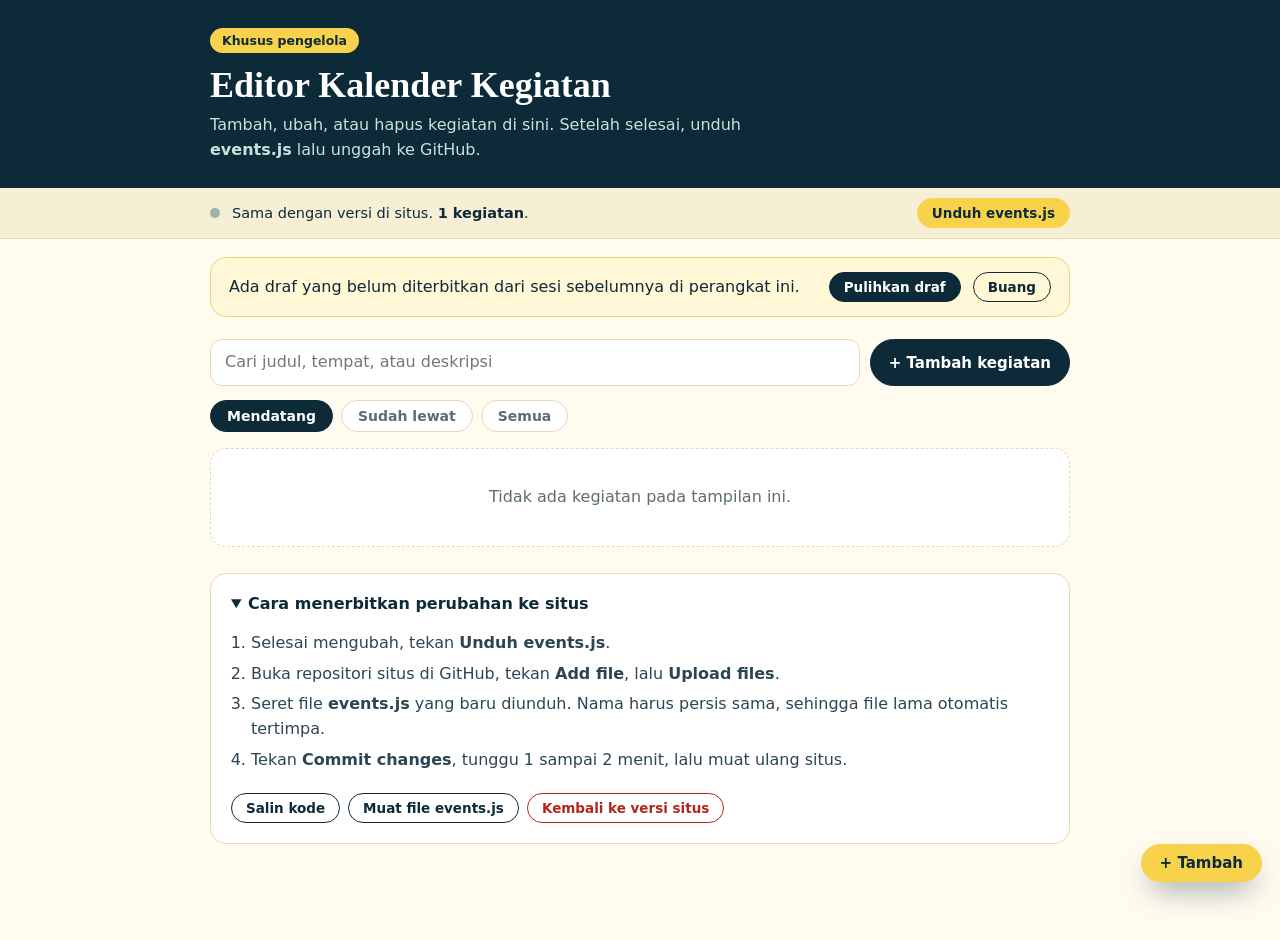
<file: admin-kalender.html>
<!DOCTYPE html>
<html lang="id">
<head>
<meta charset="utf-8">
<meta name="viewport" content="width=device-width, initial-scale=1, viewport-fit=cover">
<meta name="robots" content="noindex, nofollow">
<title>Editor Kalender | BEM STDIIS</title>
<style>
:root{--ink:#0d2a38;--gold:#f8d24a;--gold2:#fde9a0;--cream:#fffbef;--sand:#f6efd5;--line:#e6dbb4;--muted:#5d6b73;--green:#0f6b5a;--red:#b3261e;--r:16px;
  --serif:Georgia,"Times New Roman",serif;--sans:system-ui,-apple-system,"Segoe UI",Roboto,sans-serif}
*{box-sizing:border-box;margin:0}
html{-webkit-text-size-adjust:100%}
body{font:16px/1.55 var(--sans);background:var(--cream);color:var(--ink);padding:env(safe-area-inset-top) 0 calc(96px + env(safe-area-inset-bottom))}
.wrap{max-width:900px;margin:0 auto;padding:0 20px}
header{background:var(--ink);color:#f6f1de;padding:28px 0 26px}
header h1{font:700 clamp(26px,5vw,36px)/1.15 var(--serif);color:#fff}
header p{color:#cde0dc;margin-top:6px;max-width:560px}
.tag{display:inline-block;background:var(--gold);color:var(--ink);font-weight:700;font-size:12.5px;border-radius:999px;padding:3px 12px;margin-bottom:12px}
.status{position:sticky;top:0;z-index:20;background:var(--sand);border-bottom:1px solid var(--line);padding:10px 0;font-size:14.5px}
.status .wrap{display:flex;align-items:center;gap:12px;flex-wrap:wrap}
.status b{font-weight:700}.dot{width:10px;height:10px;border-radius:50%;background:#9db3ad;flex:none}
.status.dirty .dot{background:var(--gold);box-shadow:0 0 0 4px rgba(248,210,74,.35)}
.status.done .dot{background:var(--green)}
.btn{font:600 15px var(--sans);border:1.5px solid var(--ink);background:transparent;color:var(--ink);border-radius:999px;padding:9px 18px;cursor:pointer;transition:background .15s,transform .15s;display:inline-flex;gap:8px;align-items:center;justify-content:center}
.btn:hover{background:var(--sand)}.btn:active{transform:scale(.97)}
.btn.gold{background:var(--gold);border-color:var(--gold)}.btn.gold:hover{background:#f3c92f}
.btn.dark{background:var(--ink);color:#fff}.btn.dark:hover{background:#17435a}
.btn.sm{padding:6px 14px;font-size:13.5px}.btn.red{border-color:var(--red);color:var(--red)}.btn.red:hover{background:#fbe9e7}
.bar{display:flex;gap:10px;flex-wrap:wrap;margin:22px 0 14px}
.bar .grow{flex:1;min-width:200px}
input,select,textarea{font:inherit;color:var(--ink);background:#fff;border:1.5px solid var(--line);border-radius:12px;padding:10px 14px;width:100%}
input:focus,select:focus,textarea:focus{outline:0;border-color:var(--ink);box-shadow:0 0 0 4px rgba(248,210,74,.45)}
textarea{min-height:110px;resize:vertical}
.tabs{display:flex;gap:8px;flex-wrap:wrap;margin-bottom:16px}
.tab{border:1.5px solid var(--line);background:#fff;border-radius:999px;padding:7px 16px;font:600 14px var(--sans);cursor:pointer;color:var(--muted)}
.tab[aria-pressed=true]{background:var(--ink);border-color:var(--ink);color:#fff}
.list{display:grid;gap:12px}
.ev{display:grid;grid-template-columns:64px minmax(0,1fr);gap:16px;background:#fff;border:1px solid var(--line);border-left:4px solid var(--gold);border-radius:var(--r);padding:16px 18px;box-shadow:0 6px 18px -12px rgba(13,42,56,.35)}
.dt{background:var(--sand);border-radius:12px;text-align:center;padding:8px 4px;align-self:start}
.dt b{display:block;font:700 24px/1 var(--serif)}.dt span{font-size:12px;font-weight:700;color:var(--muted);letter-spacing:.04em;text-transform:uppercase}
.ev h3{font:700 18px/1.3 var(--serif);margin-bottom:6px}
.meta{display:flex;gap:6px;flex-wrap:wrap;margin-bottom:8px}
.meta i{font-style:normal;font-size:12.5px;font-weight:600;background:var(--sand);border-radius:999px;padding:2px 10px;color:#2a5560}
.ev p{font-size:14.5px;color:var(--muted);margin-bottom:12px;display:-webkit-box;-webkit-line-clamp:3;-webkit-box-orient:vertical;overflow:hidden}
.act{display:flex;gap:8px;flex-wrap:wrap}
.empty{background:#fff;border:1.5px dashed var(--line);border-radius:var(--r);padding:36px 20px;text-align:center;color:var(--muted)}
.how{background:#fff;border:1px solid var(--line);border-radius:var(--r);padding:4px 20px;margin-top:26px}
.how summary{cursor:pointer;font-weight:700;padding:14px 0}
.how ol{padding:0 0 14px 20px;color:#2b4652}.how li{margin-bottom:6px}
.banner{background:#fff7d6;border:1px solid #ecd67a;border-radius:var(--r);padding:14px 18px;margin-top:18px;display:flex;gap:12px;flex-wrap:wrap;align-items:center}
.banner span{flex:1;min-width:200px}
dialog{border:0;border-radius:22px;padding:0;width:min(560px,calc(100vw - 24px));max-height:calc(100dvh - 24px);box-shadow:0 30px 80px -20px rgba(13,42,56,.6);color:var(--ink)}
dialog::backdrop{background:rgba(13,42,56,.55);backdrop-filter:blur(3px)}
.fh{background:var(--ink);color:#fff;padding:18px 24px;font:700 20px var(--serif)}
.fb{padding:20px 24px;display:grid;gap:14px;overflow:auto;max-height:calc(100dvh - 190px)}
.row2{display:grid;grid-template-columns:1fr 1fr;gap:12px}
label{font-weight:600;font-size:14px;display:grid;gap:6px}label small{font-weight:400;color:var(--muted)}
.ff{padding:14px 24px;border-top:1px solid var(--line);display:flex;gap:10px;justify-content:flex-end;background:var(--cream)}
.err{color:var(--red);font-size:13.5px;min-height:1.2em}
.toast{position:fixed;left:50%;bottom:calc(20px + env(safe-area-inset-bottom));transform:translate(-50%,30px);opacity:0;pointer-events:none;background:var(--ink);color:#fff;border-radius:999px;padding:10px 12px 10px 20px;display:flex;gap:14px;align-items:center;transition:.3s;z-index:60;max-width:calc(100vw - 24px)}
.toast.on{opacity:1;transform:translate(-50%,0);pointer-events:auto}
.toast button{background:var(--gold);border:0;border-radius:999px;padding:6px 14px;font:700 13.5px var(--sans);cursor:pointer;color:var(--ink)}
.fab{position:fixed;right:18px;bottom:calc(18px + env(safe-area-inset-bottom));z-index:30;box-shadow:0 14px 30px -10px rgba(13,42,56,.55)}
@media (max-width:520px){.ev{grid-template-columns:52px minmax(0,1fr);gap:12px;padding:14px}.row2{grid-template-columns:1fr}.dt b{font-size:20px}}
</style>
</head>
<body>
<header><div class="wrap"><span class="tag">Khusus pengelola</span><h1>Editor Kalender Kegiatan</h1><p>Tambah, ubah, atau hapus kegiatan di sini. Setelah selesai, unduh <b>events.js</b> lalu unggah ke GitHub.</p></div></header>

<div class="status" id="status" role="status"><div class="wrap"><i class="dot"></i><span id="stxt"></span><span style="flex:1"></span><button class="btn gold sm" id="dl">Unduh events.js</button></div></div>

<main class="wrap">
  <div class="banner" id="draft" hidden><span>Ada draf yang belum diterbitkan dari sesi sebelumnya di perangkat ini.</span><button class="btn sm dark" id="draft-ok">Pulihkan draf</button><button class="btn sm" id="draft-no">Buang</button></div>

  <div class="bar">
    <input class="grow" id="q" type="search" placeholder="Cari judul, tempat, atau deskripsi" aria-label="Cari kegiatan">
    <button class="btn dark" id="add">+ Tambah kegiatan</button>
  </div>
  <div class="tabs" id="tabs">
    <button class="tab" data-f="up" aria-pressed="true">Mendatang</button>
    <button class="tab" data-f="past" aria-pressed="false">Sudah lewat</button>
    <button class="tab" data-f="all" aria-pressed="false">Semua</button>
  </div>
  <div class="list" id="list"></div>

  <details class="how" open>
    <summary>Cara menerbitkan perubahan ke situs</summary>
    <ol>
      <li>Selesai mengubah, tekan <b>Unduh events.js</b>.</li>
      <li>Buka repositori situs di GitHub, tekan <b>Add file</b>, lalu <b>Upload files</b>.</li>
      <li>Seret file <b>events.js</b> yang baru diunduh. Nama harus persis sama, sehingga file lama otomatis tertimpa.</li>
      <li>Tekan <b>Commit changes</b>, tunggu 1 sampai 2 menit, lalu muat ulang situs.</li>
    </ol>
    <div class="act" style="padding-bottom:16px">
      <button class="btn sm" id="copy">Salin kode</button>
      <button class="btn sm" id="imp">Muat file events.js</button>
      <button class="btn sm red" id="reset">Kembali ke versi situs</button>
      <input type="file" id="file" accept=".js,.json,text/javascript" hidden>
    </div>
  </details>
</main>

<button class="btn gold fab" id="fab" aria-label="Tambah kegiatan">+ Tambah</button>

<dialog id="dlg">
  <form method="dialog" id="form" novalidate>
    <div class="fh" id="ftitle">Tambah kegiatan</div>
    <div class="fb">
      <label>Judul kegiatan *<input id="f-title" maxlength="160" required></label>
      <div class="row2">
        <label>Tanggal mulai *<input id="f-date" type="date" required></label>
        <label>Tanggal selesai <small>(kosongkan bila satu hari)</small><input id="f-end" type="date"></label>
      </div>
      <div class="row2">
        <label>Jam <small>(contoh: 08.00 sampai 11.00)</small><input id="f-time" maxlength="60"></label>
        <label>Tempat<input id="f-place" maxlength="100"></label>
      </div>
      <label>Kategori<input id="f-cat" list="cats" maxlength="40" placeholder="Internal"><datalist id="cats"><option>Internal</option><option>Akademik</option><option>Eksternal</option><option>Rapat</option><option>Kegiatan</option></datalist></label>
      <label>Deskripsi<textarea id="f-desc" maxlength="1000"></textarea></label>
      <div class="err" id="err" role="alert"></div>
    </div>
    <div class="ff"><button class="btn" type="button" id="cancel">Batal</button><button class="btn gold" type="submit" id="save">Simpan</button></div>
  </form>
</dialog>

<div class="toast" id="toast"><span id="ttxt"></span><button id="tundo" hidden>Urungkan</button></div>

<script src="events.js"></script>
<script>
(function(){
  var KEY = "bem-kalender-draft-v1";
  var MON = ["Jan","Feb","Mar","Apr","Mei","Jun","Jul","Agu","Sep","Okt","Nov","Des"];
  function $(id){ return document.getElementById(id); }
  function esc(t){ return String(t == null ? "" : t).replace(/[&<>"]/g, function(c){ return {"&":"&amp;","<":"&lt;",">":"&gt;",'"':"&quot;"}[c]; }); }
  function norm(e){ var o = {date: e.date || "", title: String(e.title || "").trim(), cat: e.cat || "", time: e.time || "", place: e.place || "", desc: e.desc || ""}; if (e.end) o.end = e.end; return o; }
  function sig(e){ var n = norm(e); return [n.date, n.end || "", n.title, n.cat, n.time, n.place, n.desc].join("\u0001"); }
  function cmp(a, b){ return a.date < b.date ? -1 : a.date > b.date ? 1 : a.title.localeCompare(b.title); }
  var nid = 0;
  function load(arr){ return (arr || []).map(function(e){ var n = norm(e); n._id = ++nid; return n; }); }
  var SITE = (window.EVENTS || []).map(norm), SITESIG = SITE.map(sig);
  var ev = load(SITE), filter = "up", q = "", downloaded = false, editing = null, lastDel = null, tT;
  function today(){ var d = new Date(); return d.getFullYear() + "-" + ("0" + (d.getMonth() + 1)).slice(-2) + "-" + ("0" + d.getDate()).slice(-2); }
  function dparts(s){ var m = /^(\d{4})-(\d{2})-(\d{2})$/.exec(s || ""); return m ? {y:+m[1], m:+m[2] - 1, d:+m[3]} : null; }
  function dlong(s){ var p = dparts(s); return p ? p.d + " " + MON[p.m] + " " + p.y : ""; }

  function changes(){
    var cur = ev.map(sig), add = cur.filter(function(s){ return SITESIG.indexOf(s) < 0; }).length,
        rem = SITESIG.filter(function(s){ return cur.indexOf(s) < 0; }).length;
    return {add: add, rem: rem, n: Math.max(add, rem)};
  }
  function save(){ try { localStorage.setItem(KEY, JSON.stringify(ev.map(norm))); } catch (e) {} }
  function status(){
    var c = changes(), st = $("status");
    st.className = "status" + (c.n ? (downloaded ? " done" : " dirty") : "");
    $("stxt").innerHTML = !c.n ? "Sama dengan versi di situs. <b>" + ev.length + " kegiatan</b>."
      : downloaded ? "<b>File sudah diunduh.</b> Tinggal unggah <b>events.js</b> ke GitHub."
      : "<b>Ada perubahan belum diterbitkan</b> (" + c.add + " baru atau diubah, " + c.rem + " dihapus atau diganti).";
  }
  function render(){
    var t = today(), s = q.toLowerCase();
    var l = ev.filter(function(e){
      var last = e.end || e.date;
      if (filter === "up" && last < t) return false;
      if (filter === "past" && last >= t) return false;
      return !s || (e.title + " " + e.place + " " + e.desc + " " + e.cat).toLowerCase().indexOf(s) >= 0;
    }).sort(cmp);
    if (filter === "past") l.reverse();
    $("list").innerHTML = l.length ? l.map(function(e){
      var p = dparts(e.date) || {d:"?", m:0};
      var range = e.end ? dlong(e.date) + " sampai " + dlong(e.end) : dlong(e.date);
      return '<article class="ev"><div class="dt"><b>' + p.d + '</b><span>' + MON[p.m] + '</span></div><div><h3>' + esc(e.title) + '</h3><div class="meta"><i>' + esc(range) + '</i>' +
        (e.cat ? '<i>' + esc(e.cat) + '</i>' : '') + (e.time ? '<i>' + esc(e.time) + '</i>' : '') + (e.place ? '<i>' + esc(e.place) + '</i>' : '') + '</div>' +
        (e.desc ? '<p>' + esc(e.desc) + '</p>' : '') +
        '<div class="act"><button class="btn sm" data-a="edit" data-id="' + e._id + '">Edit</button><button class="btn sm" data-a="dup" data-id="' + e._id + '">Duplikat</button><button class="btn sm red" data-a="del" data-id="' + e._id + '">Hapus</button></div></div></article>';
    }).join("") : '<div class="empty">' + (ev.length ? "Tidak ada kegiatan pada tampilan ini." : "Belum ada kegiatan. Tekan “Tambah kegiatan” untuk memulai.") + '</div>';
    status();
  }
  function touch(){ downloaded = false; save(); render(); }
  function find(id){ for (var i = 0; i < ev.length; i++) if (ev[i]._id === id) return i; return -1; }
  function toast(msg, undo){
    $("ttxt").textContent = msg; $("tundo").hidden = !undo; $("toast").classList.add("on");
    clearTimeout(tT); tT = setTimeout(function(){ $("toast").classList.remove("on"); }, undo ? 7000 : 2600);
  }

  /* form */
  function openForm(e){
    editing = e || null; $("err").textContent = "";
    $("ftitle").textContent = e ? "Edit kegiatan" : "Tambah kegiatan";
    $("f-title").value = e ? e.title : ""; $("f-date").value = e ? e.date : ""; $("f-end").value = e && e.end ? e.end : "";
    $("f-time").value = e ? e.time : ""; $("f-place").value = e ? e.place : ""; $("f-cat").value = e ? e.cat : "Internal"; $("f-desc").value = e ? e.desc : "";
    $("dlg").showModal(); $("f-title").focus();
  }
  $("form").addEventListener("submit", function(x){
    x.preventDefault();
    var o = {title: $("f-title").value.trim(), date: $("f-date").value, end: $("f-end").value, time: $("f-time").value.trim(), place: $("f-place").value.trim(), cat: $("f-cat").value.trim(), desc: $("f-desc").value.trim()};
    if (!o.title) { $("err").textContent = "Judul wajib diisi."; return; }
    if (!dparts(o.date)) { $("err").textContent = "Tanggal mulai wajib diisi."; return; }
    if (o.end && o.end < o.date) { $("err").textContent = "Tanggal selesai tidak boleh sebelum tanggal mulai."; return; }
    if (!o.end) delete o.end;
    if (editing) { var i = find(editing._id); o._id = editing._id; ev[i] = o; toast("Perubahan disimpan."); }
    else { o._id = ++nid; ev.push(o); toast("Kegiatan ditambahkan."); }
    $("dlg").close(); touch();
  });
  $("cancel").onclick = function(){ $("dlg").close(); };
  $("add").onclick = $("fab").onclick = function(){ openForm(null); };

  /* aksi daftar */
  $("list").addEventListener("click", function(x){
    var b = x.target.closest("[data-a]"); if (!b) return;
    var id = +b.getAttribute("data-id"), i = find(id), a = b.getAttribute("data-a");
    if (i < 0) return;
    if (a === "edit") openForm(ev[i]);
    if (a === "dup") { var c = JSON.parse(JSON.stringify(ev[i])); c._id = ++nid; c.title += " (salinan)"; ev.push(c); touch(); toast("Kegiatan diduplikasi."); openForm(c); }
    if (a === "del") {
      if (!confirm("Hapus kegiatan ini?\n\n" + ev[i].title)) return;
      lastDel = ev.splice(i, 1)[0]; touch(); toast("Kegiatan dihapus.", true);
    }
  });
  $("tundo").onclick = function(){ if (lastDel) { ev.push(lastDel); lastDel = null; touch(); toast("Penghapusan dibatalkan."); } };
  $("q").addEventListener("input", function(e){ q = e.target.value.trim(); render(); });
  $("tabs").addEventListener("click", function(e){
    var b = e.target.closest("[data-f]"); if (!b) return; filter = b.getAttribute("data-f");
    [].forEach.call(document.querySelectorAll(".tab"), function(t){ t.setAttribute("aria-pressed", t === b); }); render();
  });

  /* keluaran */
  function output(){
    var rows = ev.map(norm).sort(cmp).map(function(o){ return "  " + JSON.stringify(o); }).join(",\n");
    return "/* events.js: data kegiatan kalender BEM STDIIS.\n   Jangan diedit manual. Gunakan admin-kalender.html, lalu unduh file ini dan unggah ke GitHub.\n   Terakhir dibuat: " + new Date().toLocaleString("id-ID") + " */\nwindow.EVENTS = [\n" + rows + "\n];\n";
  }
  $("dl").onclick = function(){
    var blob = new Blob([output()], {type: "text/javascript"}), a = document.createElement("a");
    a.href = URL.createObjectURL(blob); a.download = "events.js"; document.body.appendChild(a); a.click(); a.remove();
    setTimeout(function(){ URL.revokeObjectURL(a.href); }, 2000);
    downloaded = true; status(); toast("events.js diunduh. Sekarang unggah ke GitHub.");
  };
  $("copy").onclick = function(){
    var t = output();
    if (navigator.clipboard && navigator.clipboard.writeText) navigator.clipboard.writeText(t).then(function(){ toast("Kode disalin."); }, function(){ toast("Gagal menyalin. Gunakan tombol unduh."); });
    else toast("Peramban tidak mendukung salin. Gunakan tombol unduh.");
  };
  $("imp").onclick = function(){ $("file").click(); };
  $("file").addEventListener("change", function(e){
    var f = e.target.files[0]; if (!f) return;
    var r = new FileReader();
    r.onload = function(){
      try {
        var t = String(r.result), a = t.indexOf("["), b = t.lastIndexOf("]"), arr = JSON.parse(t.slice(a, b + 1));
        if (!Array.isArray(arr)) throw 0;
        ev = load(arr); touch(); toast("File dimuat: " + ev.length + " kegiatan.");
      } catch (x) { alert("Format file tidak dikenali. Gunakan events.js yang dibuat oleh editor ini."); }
    };
    r.readAsText(f); e.target.value = "";
  });
  $("reset").onclick = function(){
    if (!confirm("Kembalikan semua kegiatan ke versi yang sedang tayang di situs? Perubahanmu akan hilang.")) return;
    ev = load(SITE); downloaded = false; try { localStorage.removeItem(KEY); } catch (e) {} render(); toast("Dikembalikan ke versi situs.");
  };

  /* draf tersimpan */
  try {
    var d = JSON.parse(localStorage.getItem(KEY) || "null");
    if (Array.isArray(d) && d.map(sig).sort().join("|") !== SITESIG.slice().sort().join("|")) {
      $("draft").hidden = false;
      $("draft-ok").onclick = function(){ ev = load(d); $("draft").hidden = true; render(); };
      $("draft-no").onclick = function(){ try { localStorage.removeItem(KEY); } catch (e) {} $("draft").hidden = true; };
    }
  } catch (e) {}
  window.addEventListener("beforeunload", function(e){ if (changes().n && !downloaded) { e.preventDefault(); e.returnValue = ""; } });
  render();
})();
</script>
</body>
</html>
</file>
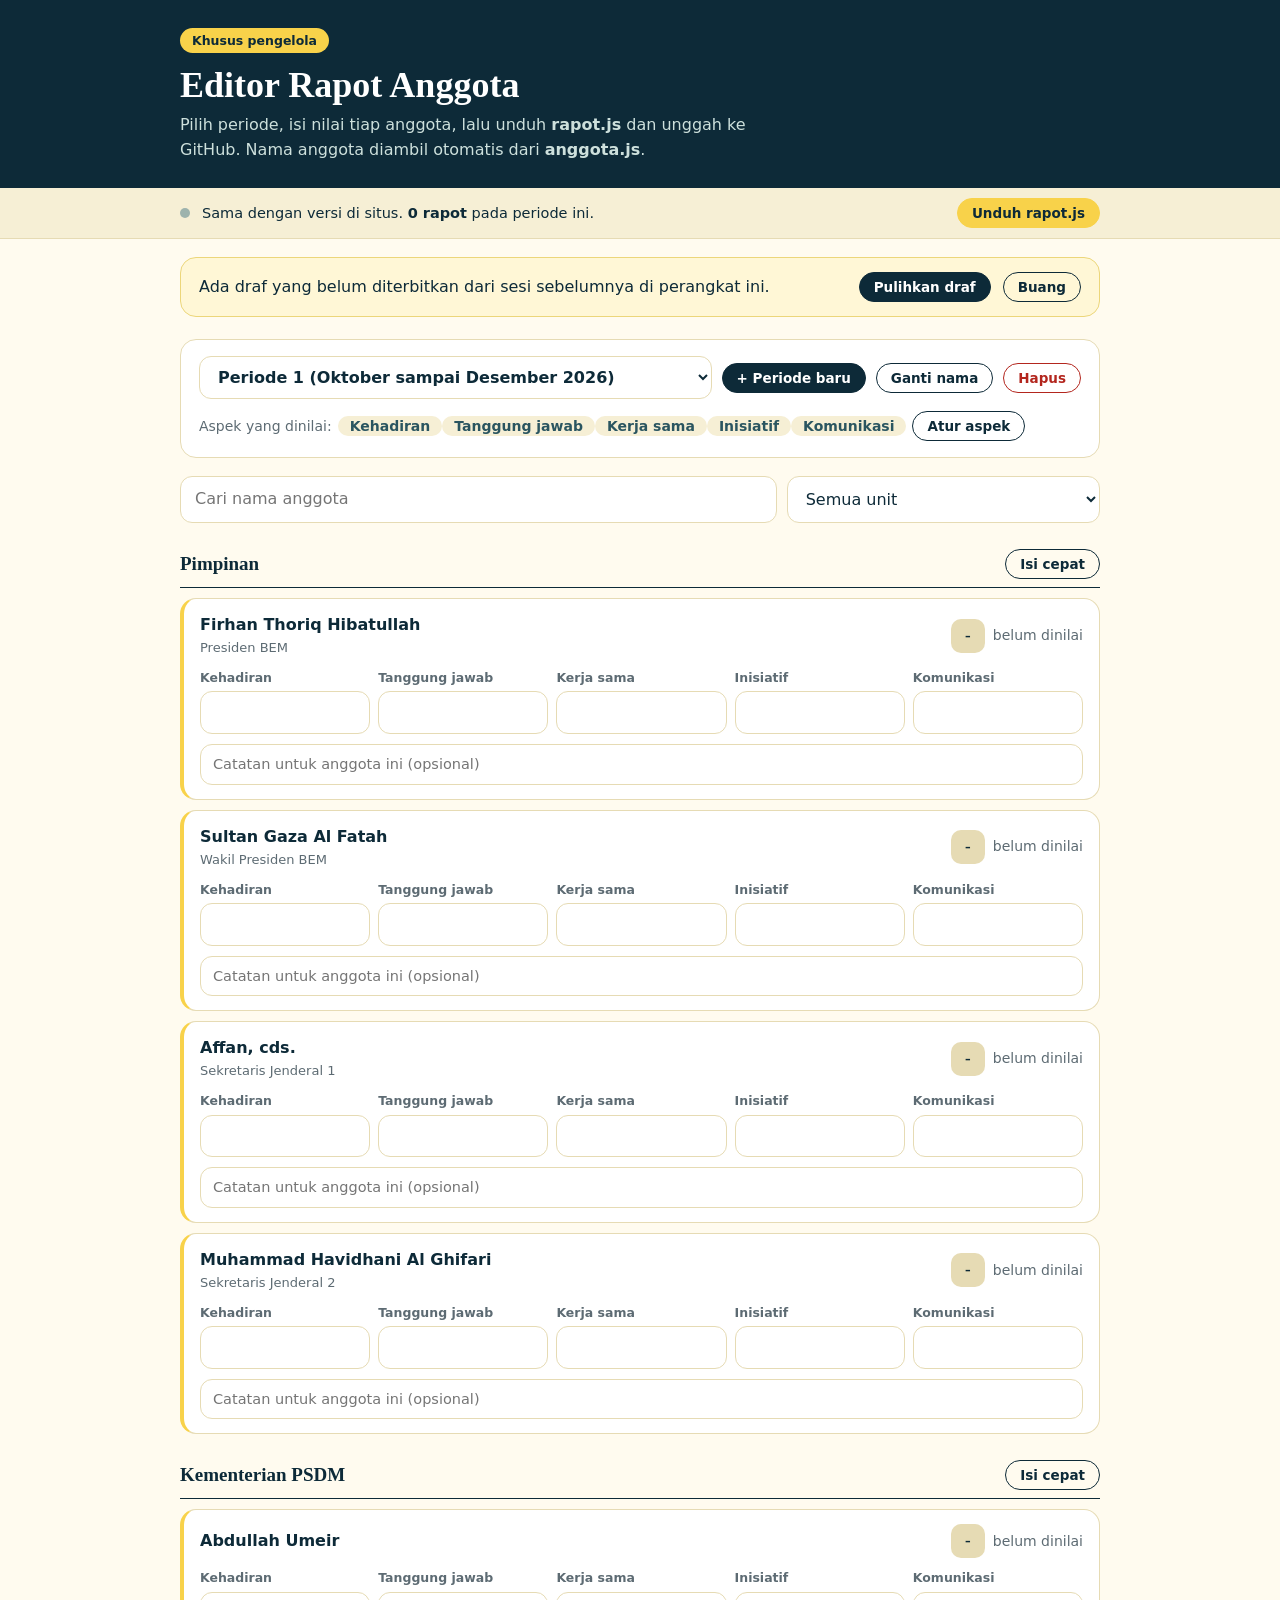
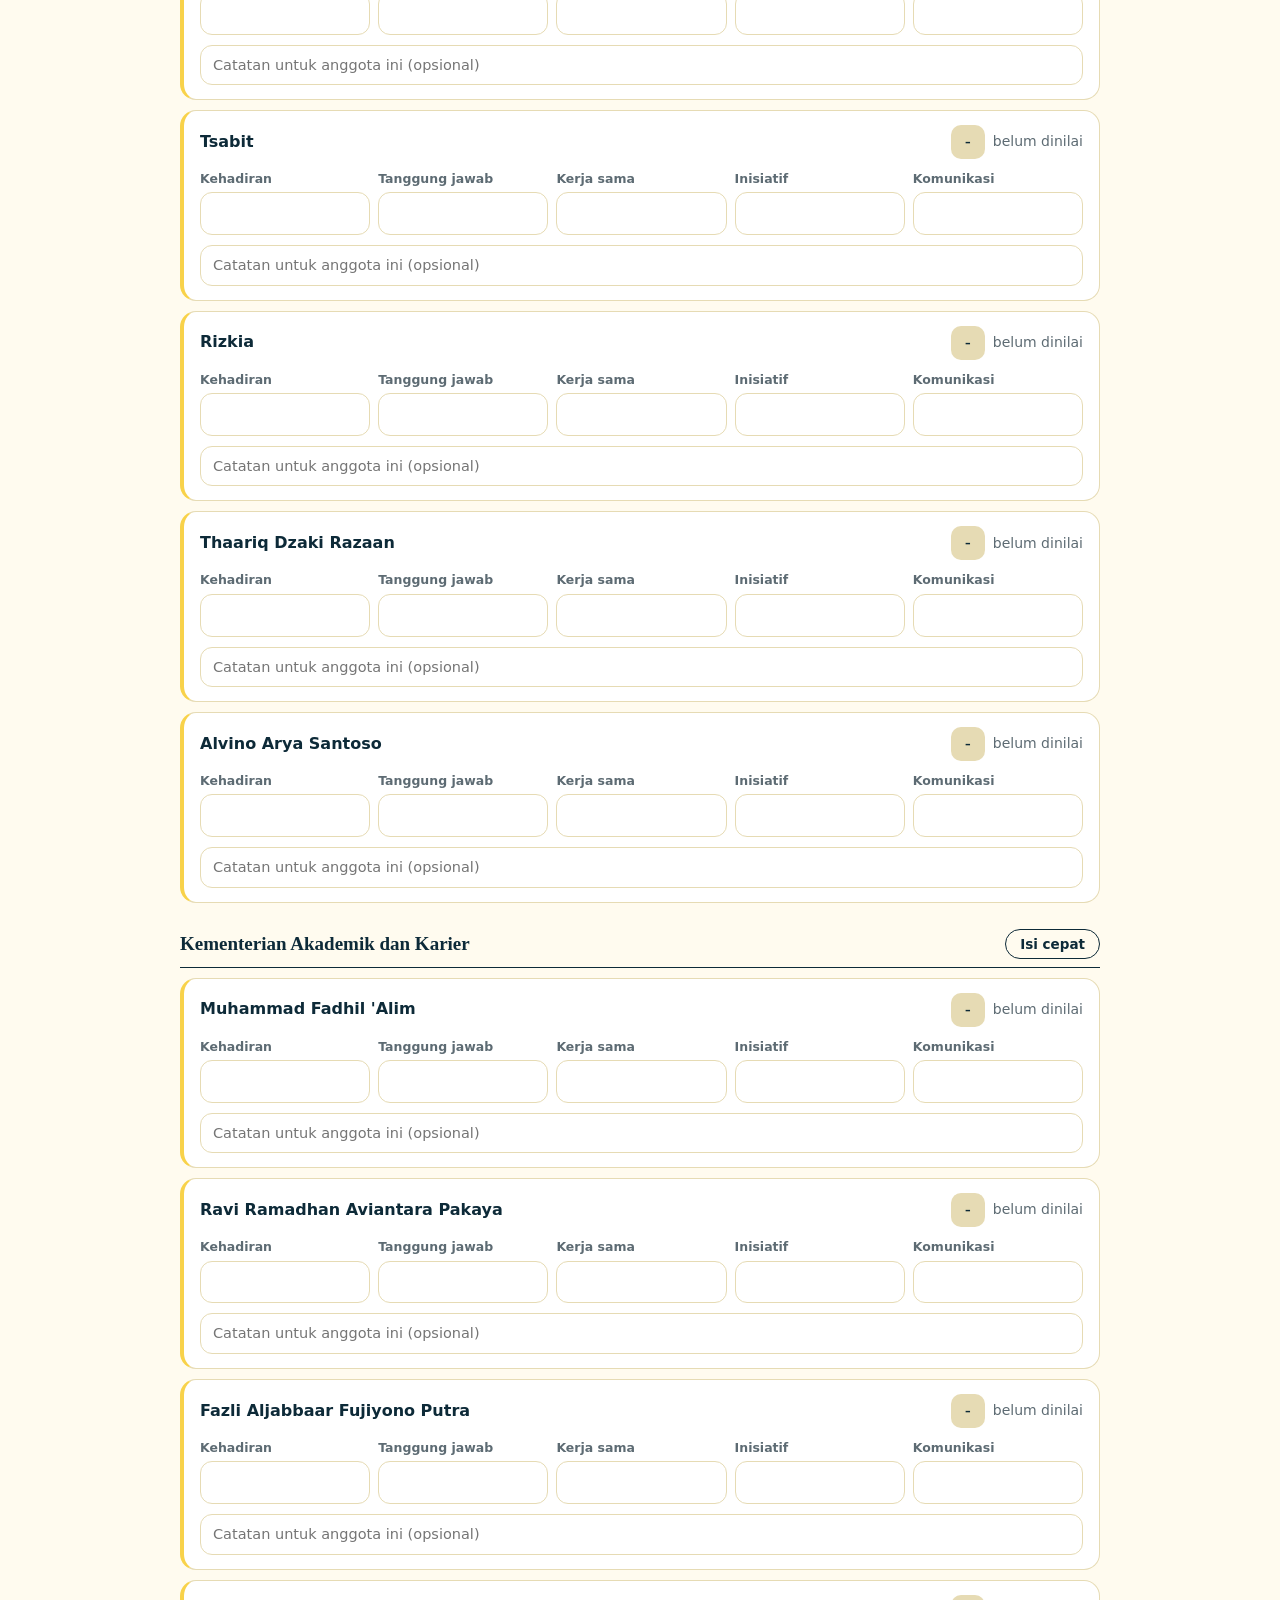
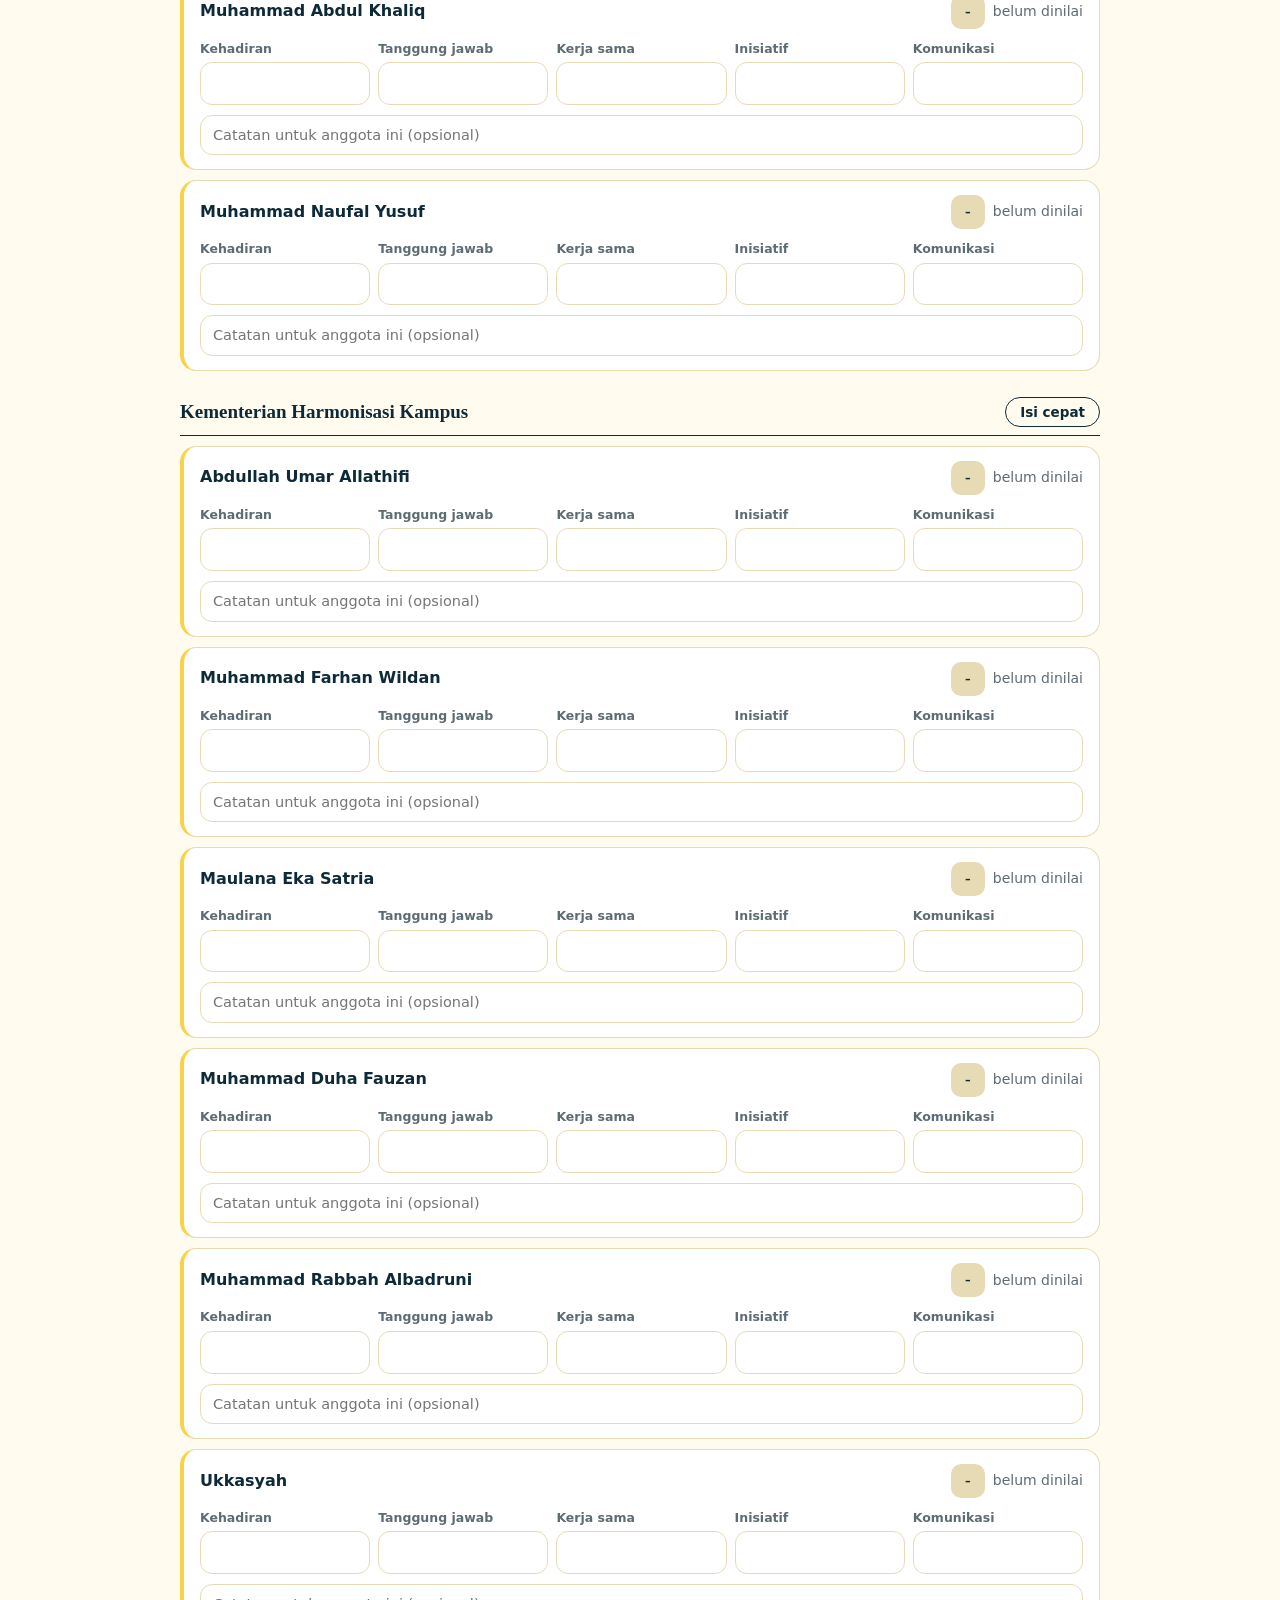
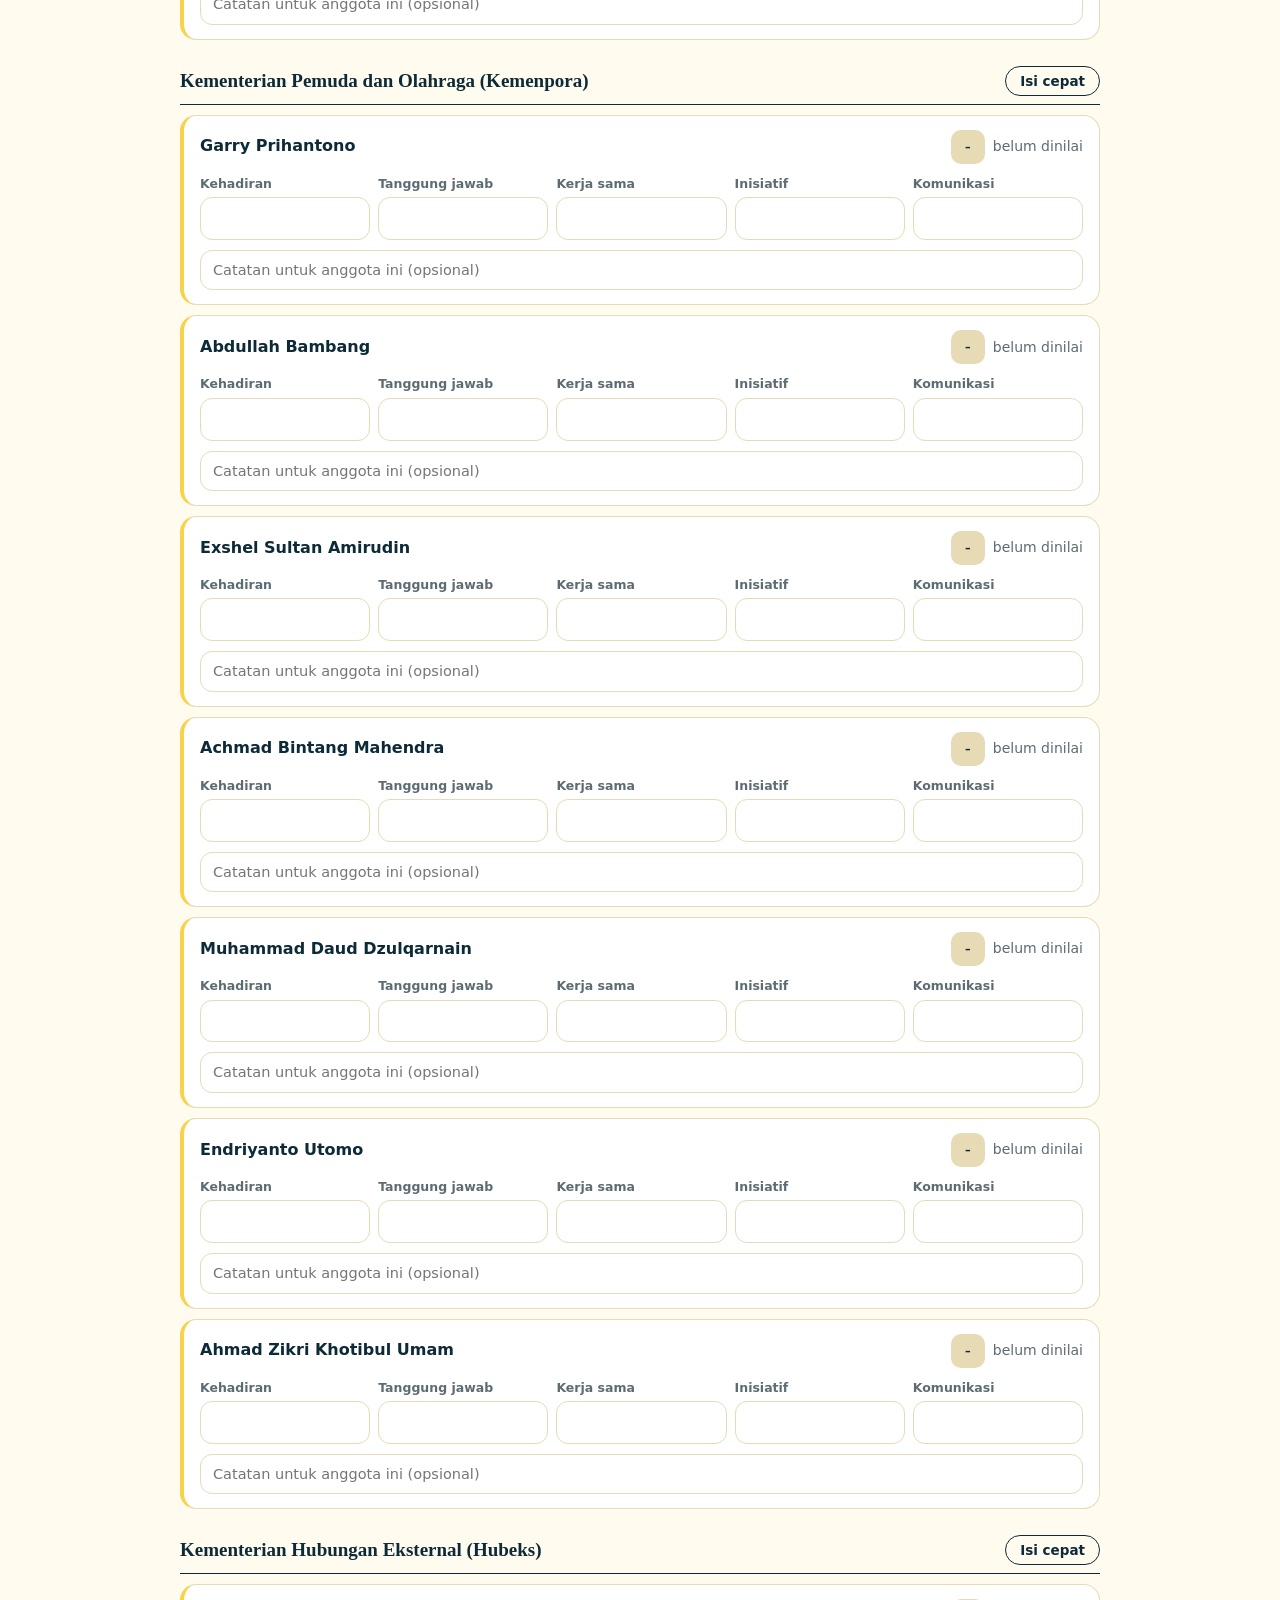
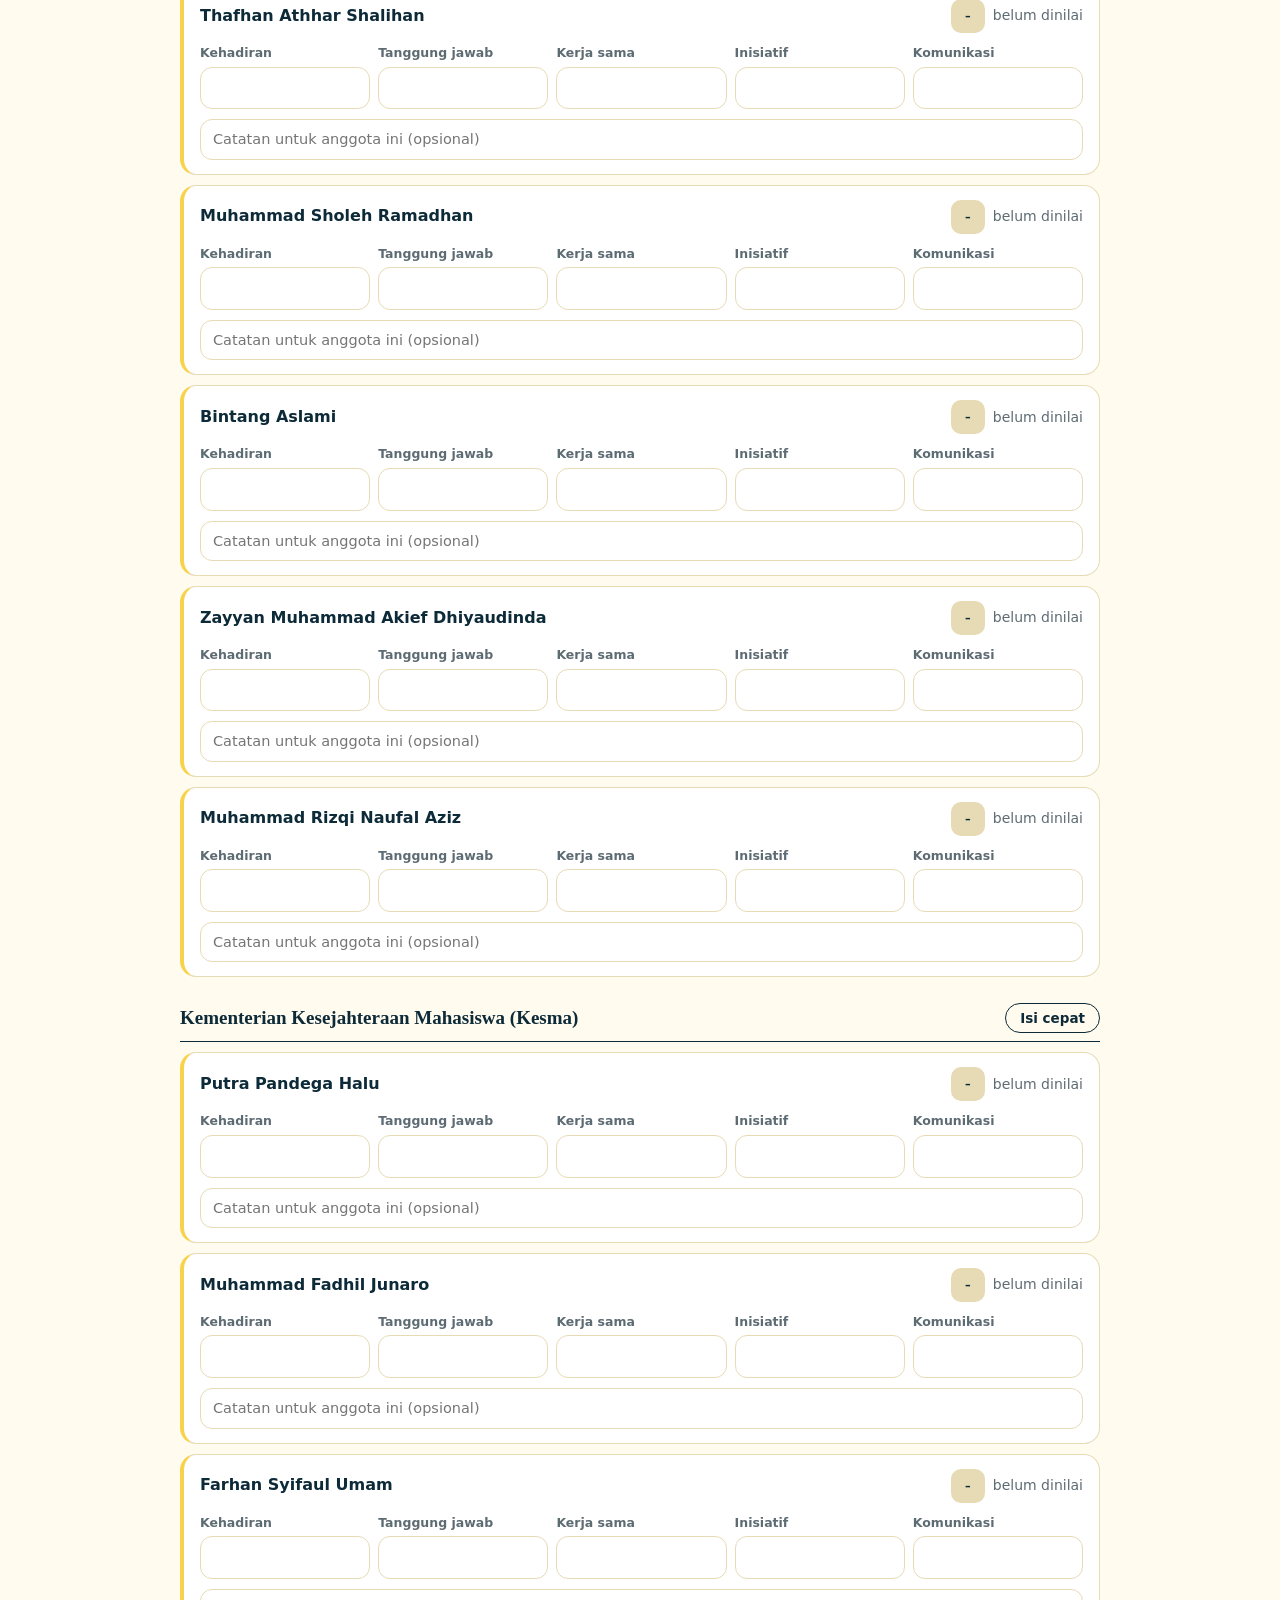
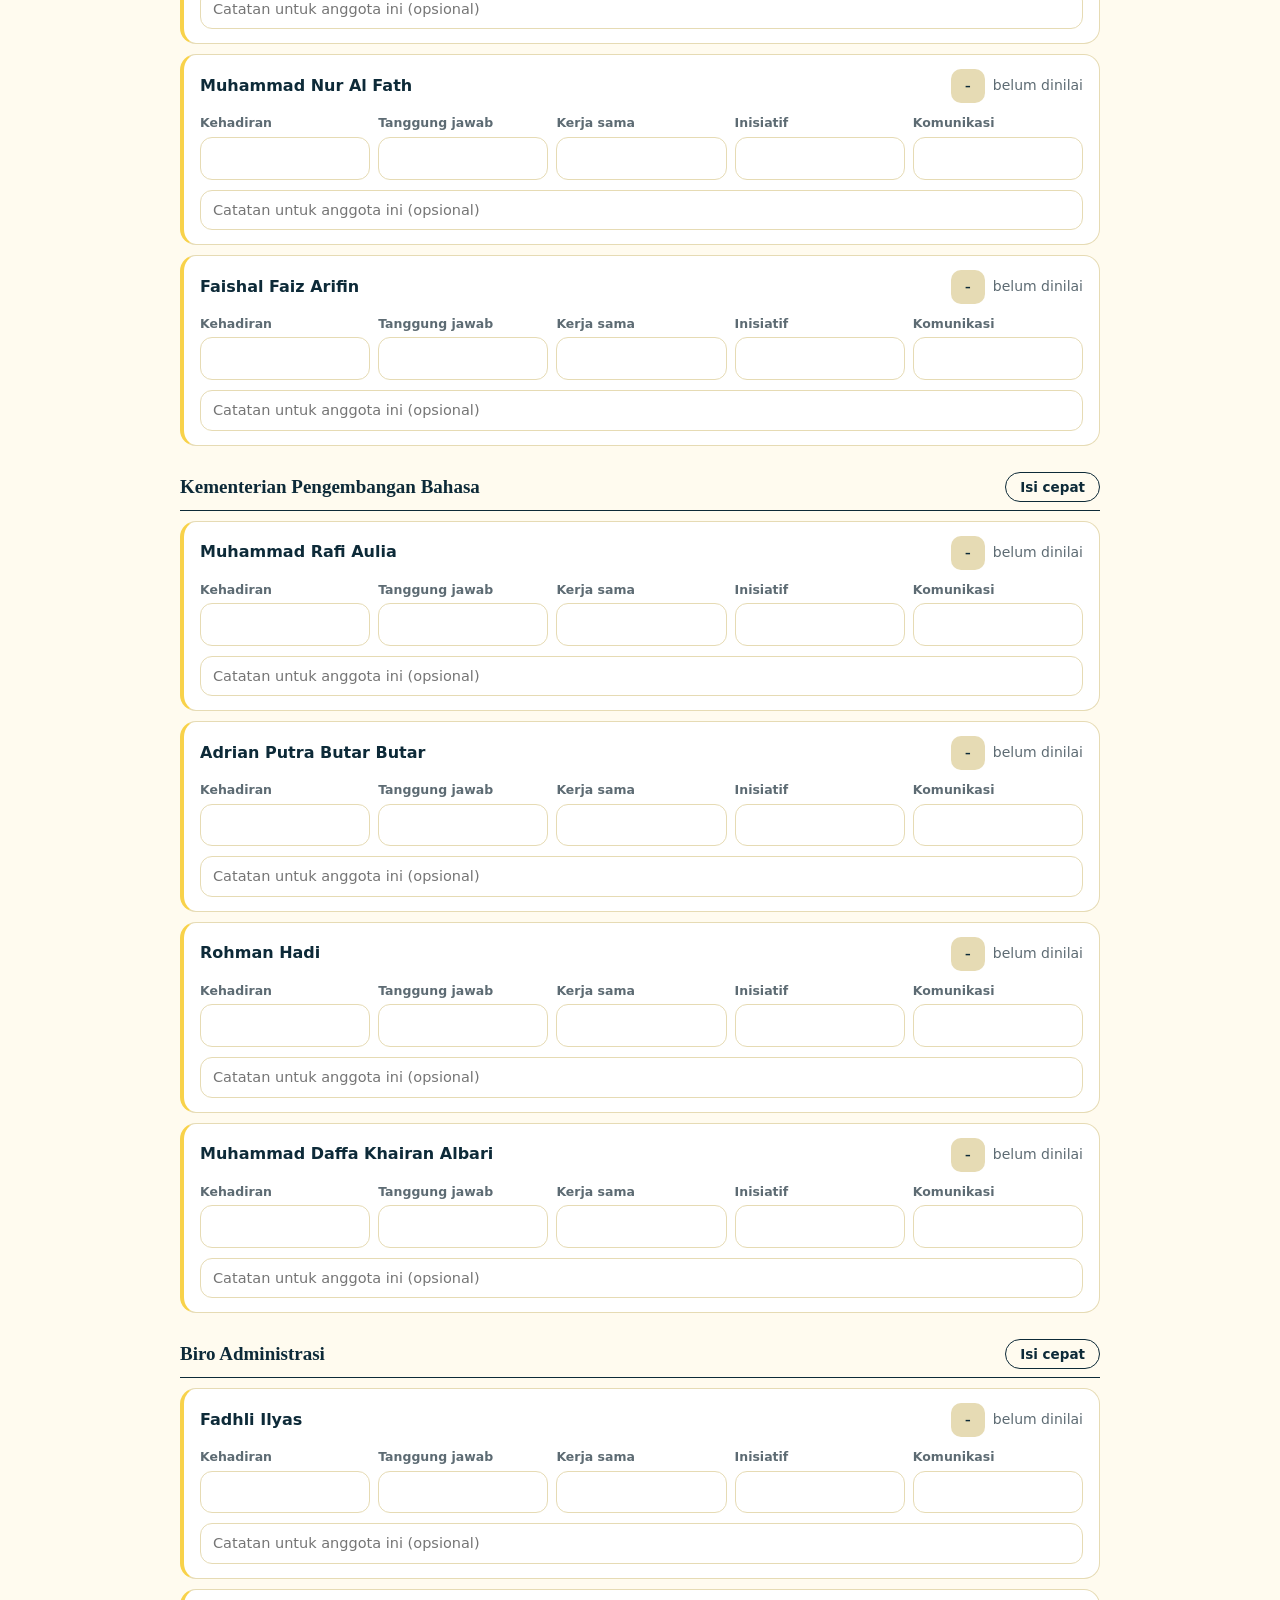
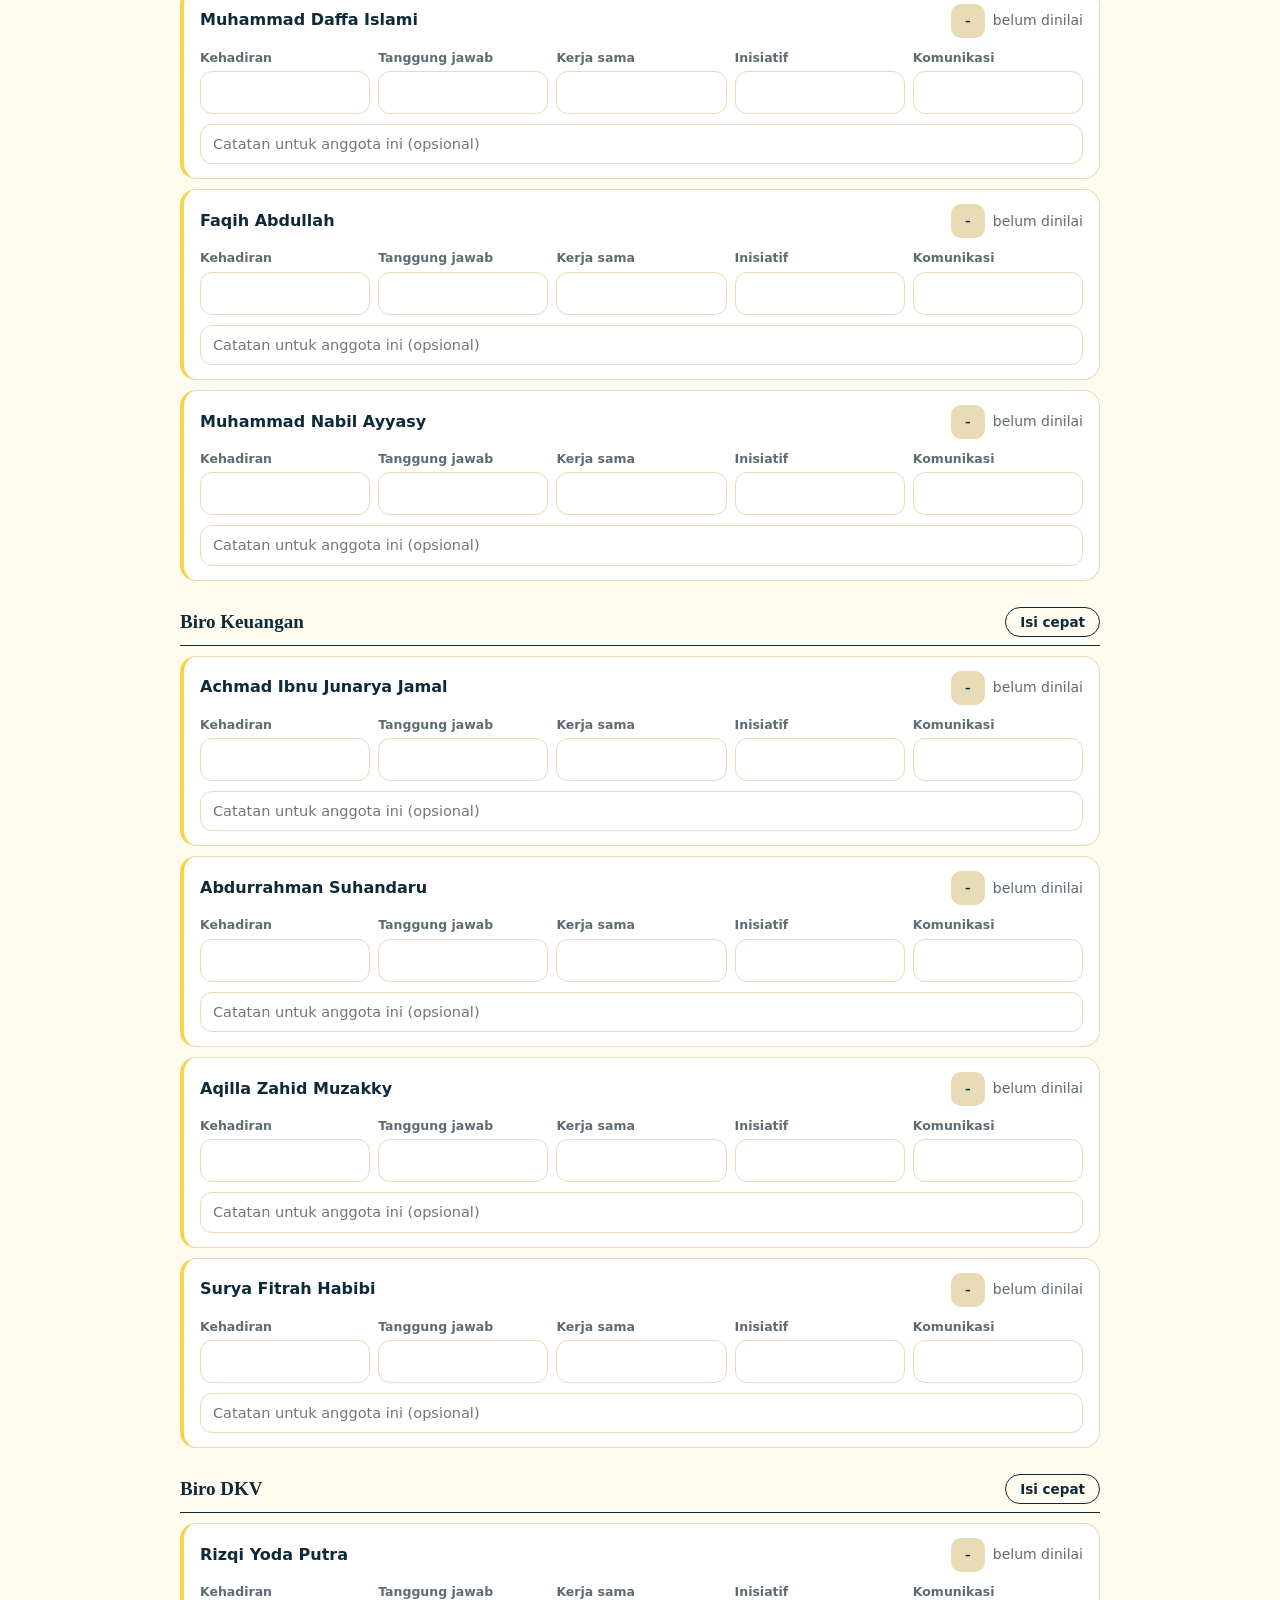
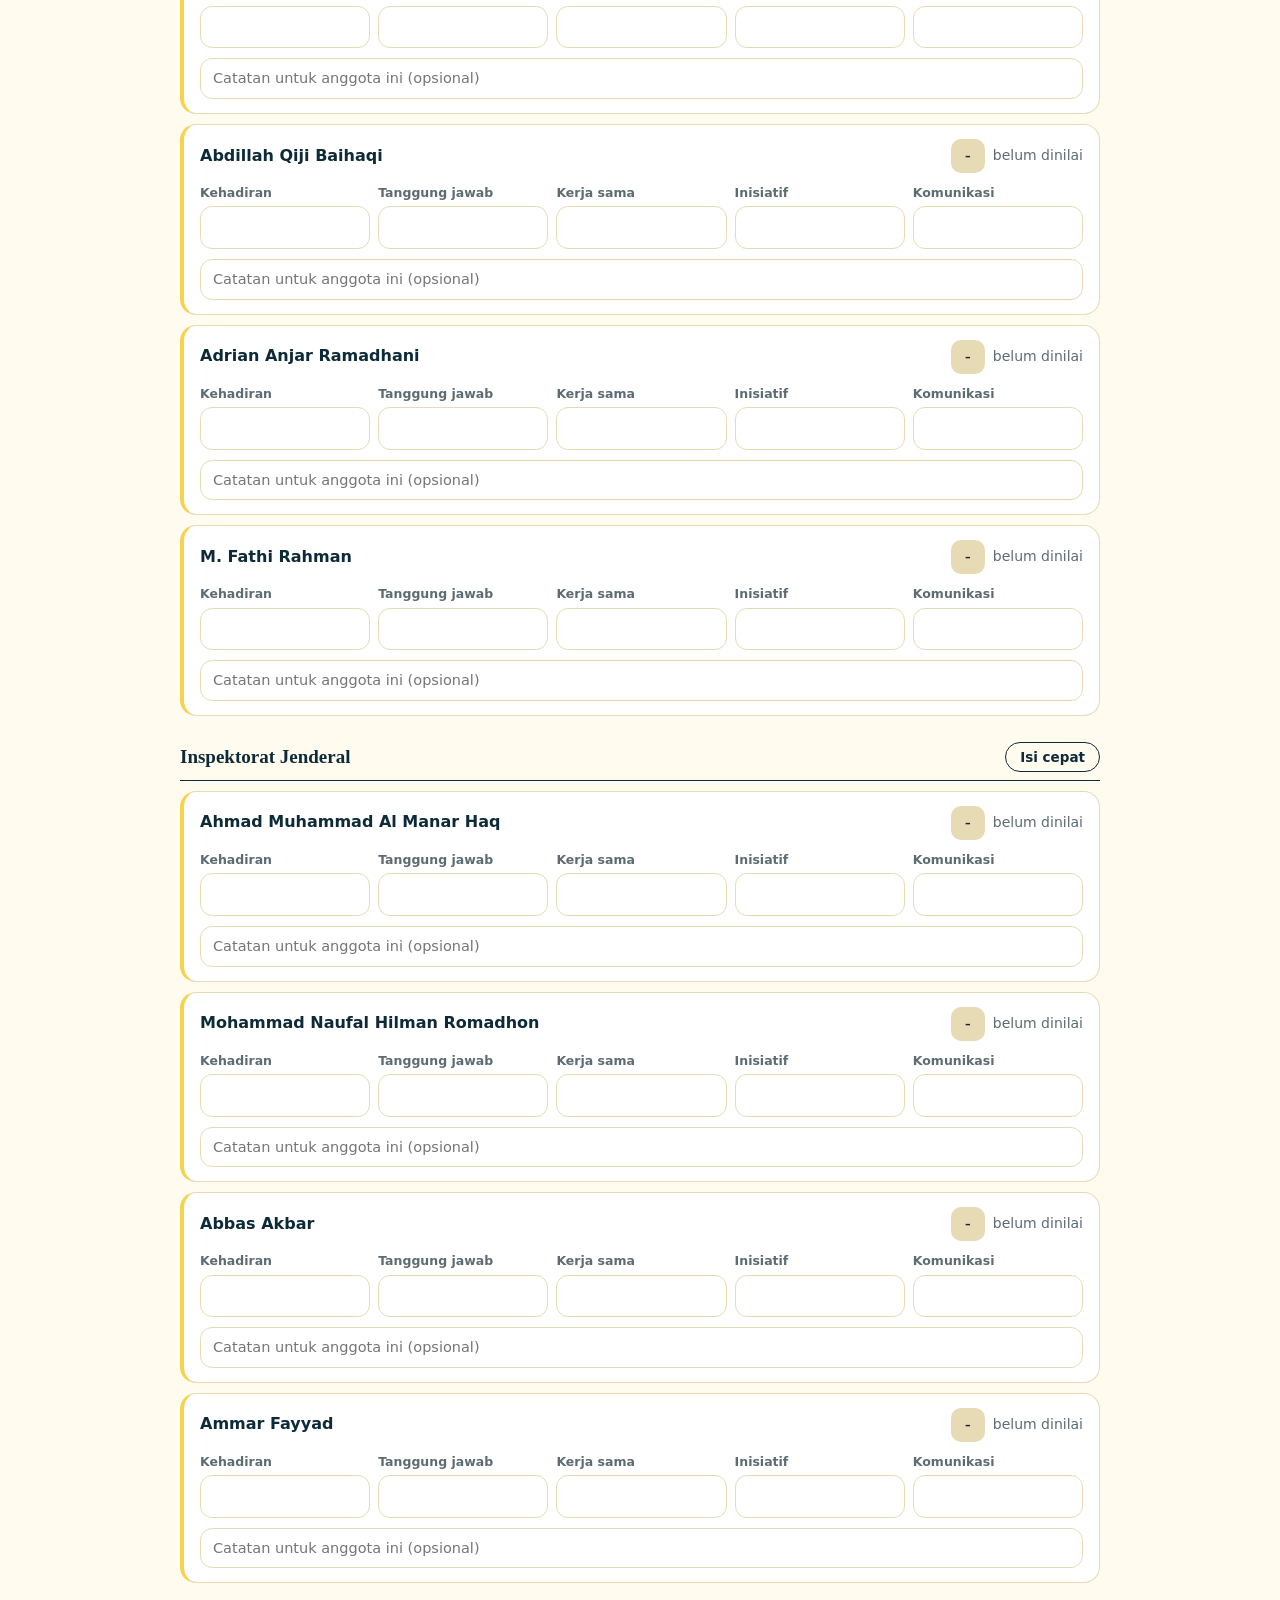
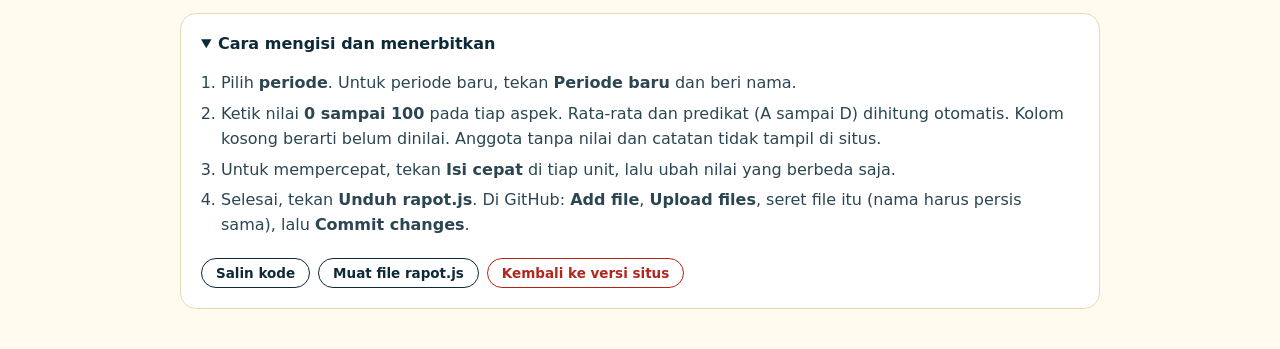
<file: admin-rapot.html>
<!DOCTYPE html>
<html lang="id">
<head>
<meta charset="utf-8">
<meta name="viewport" content="width=device-width, initial-scale=1, viewport-fit=cover">
<meta name="robots" content="noindex, nofollow">
<title>Editor Rapot | BEM STDIIS</title>
<style>
:root{--ink:#0d2a38;--gold:#f8d24a;--cream:#fffbef;--sand:#f6efd5;--line:#e6dbb4;--muted:#5d6b73;--green:#0f6b5a;--red:#b3261e;--r:16px;--serif:Georgia,"Times New Roman",serif;--sans:system-ui,-apple-system,"Segoe UI",Roboto,sans-serif}
*{box-sizing:border-box;margin:0}
body{font:16px/1.55 var(--sans);background:var(--cream);color:var(--ink);padding:env(safe-area-inset-top) 0 calc(40px + env(safe-area-inset-bottom))}
.wrap{max-width:960px;margin:0 auto;padding:0 20px}
header{background:var(--ink);color:#f6f1de;padding:28px 0 26px}
header h1{font:700 clamp(26px,5vw,36px)/1.15 var(--serif);color:#fff}header p{color:#cde0dc;margin-top:6px;max-width:580px}
.tag{display:inline-block;background:var(--gold);color:var(--ink);font-weight:700;font-size:12.5px;border-radius:999px;padding:3px 12px;margin-bottom:12px}
.status{position:sticky;top:0;z-index:20;background:var(--sand);border-bottom:1px solid var(--line);padding:10px 0;font-size:14.5px}
.status .wrap{display:flex;align-items:center;gap:12px;flex-wrap:wrap}
.dot{width:10px;height:10px;border-radius:50%;background:#9db3ad;flex:none}
.status.dirty .dot{background:var(--gold);box-shadow:0 0 0 4px rgba(248,210,74,.35)}.status.done .dot{background:var(--green)}
.btn{font:600 15px var(--sans);border:1.5px solid var(--ink);background:transparent;color:var(--ink);border-radius:999px;padding:9px 18px;cursor:pointer;transition:background .15s,transform .15s}
.btn:hover{background:var(--sand)}.btn:active{transform:scale(.97)}.btn.gold{background:var(--gold);border-color:var(--gold)}.btn.dark{background:var(--ink);color:#fff}
.btn.sm{padding:6px 14px;font-size:13.5px}.btn.red{border-color:var(--red);color:var(--red)}
input,select,textarea{font:inherit;color:var(--ink);background:#fff;border:1.5px solid var(--line);border-radius:12px;padding:10px 14px;width:100%}
input:focus,select:focus,textarea:focus,.btn:focus-visible{outline:0;border-color:var(--ink);box-shadow:0 0 0 4px rgba(248,210,74,.45)}
.panel{background:#fff;border:1px solid var(--line);border-radius:var(--r);padding:16px 18px;margin-top:22px;display:grid;gap:12px}
.panel .row{display:flex;gap:10px;flex-wrap:wrap;align-items:center}.panel select{flex:1;min-width:220px;font-weight:600}
.asp{display:flex;gap:6px;flex-wrap:wrap;align-items:center;font-size:14px;color:var(--muted)}.asp i{font-style:normal;font-weight:600;background:var(--sand);border-radius:999px;padding:2px 12px;color:#2a5560}
.bar{display:flex;gap:10px;flex-wrap:wrap;margin:18px 0 6px}.bar input{flex:2;min-width:200px}.bar select{flex:1;min-width:180px}
.gh{display:flex;justify-content:space-between;align-items:center;gap:10px;margin:26px 0 10px;border-bottom:1.5px solid var(--ink);padding-bottom:8px}
.gh h3{font:700 19px var(--serif)}.gh span{font-size:13px;color:var(--muted)}
.mem{background:#fff;border:1px solid var(--line);border-left:4px solid var(--gold);border-radius:var(--r);padding:14px 16px;margin-bottom:10px;display:grid;gap:10px}
.mh{display:flex;justify-content:space-between;align-items:center;gap:10px}.mh b{font-weight:700}.mh small{display:block;color:var(--muted);font-weight:400;font-size:13px}
.av{display:flex;align-items:center;gap:8px;font-size:14px;color:var(--muted);white-space:nowrap}
.av strong{display:grid;place-items:center;width:34px;height:34px;border-radius:10px;background:var(--line);color:var(--ink);font:700 17px var(--serif)}
.mem.A .av strong{background:var(--green);color:#fff}.mem.B .av strong{background:#3f8a7a;color:#fff}.mem.C .av strong{background:#c9962c;color:#fff}.mem.D .av strong{background:var(--red);color:#fff}
.sc{display:grid;grid-template-columns:repeat(auto-fit,minmax(110px,1fr));gap:8px}
.sc label{font-weight:600;font-size:12.5px;display:grid;gap:4px;color:var(--muted)}.sc input{padding:8px 10px;text-align:center;font-weight:700;font-size:16px}
.cat{font-size:14.5px;padding:8px 12px}
.empty{background:#fff;border:1.5px dashed var(--line);border-radius:var(--r);padding:30px 20px;text-align:center;color:var(--muted);margin-top:18px}
.how{background:#fff;border:1px solid var(--line);border-radius:var(--r);padding:4px 20px;margin-top:30px}.how summary{cursor:pointer;font-weight:700;padding:14px 0}
.how ol{padding:0 0 14px 20px;color:#2b4652}.how li{margin-bottom:6px}.act{display:flex;gap:8px;flex-wrap:wrap;padding-bottom:16px}
.banner{background:#fff7d6;border:1px solid #ecd67a;border-radius:var(--r);padding:14px 18px;margin-top:18px;display:flex;gap:12px;flex-wrap:wrap;align-items:center}.banner span{flex:1;min-width:200px}
dialog{border:0;border-radius:22px;padding:0;width:min(480px,calc(100vw - 24px));box-shadow:0 30px 80px -20px rgba(13,42,56,.6);color:var(--ink)}dialog::backdrop{background:rgba(13,42,56,.55)}
.fh{background:var(--ink);color:#fff;padding:18px 24px;font:700 20px var(--serif)}.fb{padding:20px 24px;display:grid;gap:12px}.fb p{font-size:14px;color:var(--muted)}.ff{padding:14px 24px;border-top:1px solid var(--line);display:flex;gap:10px;justify-content:flex-end}
.toast{position:fixed;left:50%;bottom:calc(20px + env(safe-area-inset-bottom));transform:translate(-50%,30px);opacity:0;pointer-events:none;background:var(--ink);color:#fff;border-radius:999px;padding:10px 20px;transition:.3s;z-index:60;max-width:calc(100vw - 24px)}.toast.on{opacity:1;transform:translate(-50%,0)}
@media (prefers-reduced-motion:reduce){*{transition:none!important}}
</style>
</head>
<body>
<header><div class="wrap"><span class="tag">Khusus pengelola</span><h1>Editor Rapot Anggota</h1><p>Pilih periode, isi nilai tiap anggota, lalu unduh <b>rapot.js</b> dan unggah ke GitHub. Nama anggota diambil otomatis dari <b>anggota.js</b>.</p></div></header>
<div class="status" id="status" role="status"><div class="wrap"><i class="dot"></i><span id="stxt"></span><span style="flex:1"></span><button class="btn gold sm" id="dl">Unduh rapot.js</button></div></div>

<main class="wrap">
  <div class="banner" id="draft" hidden><span>Ada draf yang belum diterbitkan dari sesi sebelumnya di perangkat ini.</span><button class="btn sm dark" id="draft-ok">Pulihkan draf</button><button class="btn sm" id="draft-no">Buang</button></div>

  <section class="panel" aria-label="Periode dan aspek">
    <div class="row"><select id="per" aria-label="Periode rapot"></select>
      <button class="btn sm dark" id="p-new">+ Periode baru</button><button class="btn sm" id="p-ren">Ganti nama</button><button class="btn sm red" id="p-del">Hapus</button></div>
    <div class="asp"><span>Aspek yang dinilai:</span><span id="asp"></span><button class="btn sm" id="a-edit">Atur aspek</button></div>
  </section>

  <div class="bar"><input id="q" type="search" placeholder="Cari nama anggota" aria-label="Cari nama"><select id="u" aria-label="Pilih unit"></select></div>
  <div id="list"></div>

  <details class="how" open>
    <summary>Cara mengisi dan menerbitkan</summary>
    <ol>
      <li>Pilih <b>periode</b>. Untuk periode baru, tekan <b>Periode baru</b> dan beri nama.</li>
      <li>Ketik nilai <b>0 sampai 100</b> pada tiap aspek. Rata-rata dan predikat (A sampai D) dihitung otomatis. Kolom kosong berarti belum dinilai. Anggota tanpa nilai dan catatan tidak tampil di situs.</li>
      <li>Untuk mempercepat, tekan <b>Isi cepat</b> di tiap unit, lalu ubah nilai yang berbeda saja.</li>
      <li>Selesai, tekan <b>Unduh rapot.js</b>. Di GitHub: <b>Add file</b>, <b>Upload files</b>, seret file itu (nama harus persis sama), lalu <b>Commit changes</b>.</li>
    </ol>
    <div class="act"><button class="btn sm" id="copy">Salin kode</button><button class="btn sm" id="imp">Muat file rapot.js</button><button class="btn sm red" id="reset">Kembali ke versi situs</button><input type="file" id="file" accept=".js,.json,text/javascript" hidden></div>
  </details>
</main>

<dialog id="dlg"><form method="dialog" id="form"><div class="fh">Atur aspek penilaian</div><div class="fb"><p>Tulis satu aspek per baris. Mengganti nama aspek membuat nilai lamanya tidak terbawa.</p><textarea id="a-txt" rows="7"></textarea></div><div class="ff"><button class="btn" type="button" id="a-cancel">Batal</button><button class="btn gold" type="submit">Simpan</button></div></form></dialog>
<div class="toast" id="toast"></div>

<script src="anggota.js"></script>
<script src="rapot.js"></script>
<script>
(function(){
"use strict";
var KEY="bem-rapot-draft-v1",DEF=["Kehadiran","Tanggung jawab","Kerja sama","Inisiatif","Komunikasi"];
var $=function(i){return document.getElementById(i);};
var esc=function(t){return String(t==null?"":t).replace(/[&<>"]/g,function(c){return {"&":"&amp;","<":"&lt;",">":"&gt;",'"':"&quot;"}[c];});};
var A=window.ANGGOTA||{},JAB={},GR=[];
(A.pimpinan||[]).forEach(function(p){JAB[p.nama]=p.jabatan;});
if((A.pimpinan||[]).length)GR.push({name:"Pimpinan",list:A.pimpinan.map(function(p){return p.nama;})});
(A.unit||[]).forEach(function(u){GR.push({name:u.nama,list:u.anggota||[]});});
function num(v){return typeof v==="number"&&isFinite(v)?Math.max(0,Math.min(100,Math.round(v*10)/10)):null;}
function load(r){
  r=r||{};var a=(r.aspek||[]).map(String).filter(Boolean),D={aspek:a.length?a:DEF.slice(),periode:(r.periode||[]).map(function(p){return {id:String(p.id),nama:String(p.nama)};}),val:{}};
  (r.nilai||[]).forEach(function(n){var s={};D.aspek.forEach(function(k){var x=num(n.skor&&n.skor[k]);if(x!=null)s[k]=x;});D.val[n.p+"|"+n.nama]={skor:s,cat:n.cat||""};});
  return D;
}
function clean(){
  var nilai=[];
  Object.keys(D.val).forEach(function(k){
    var i=k.indexOf("|"),p=k.slice(0,i),nama=k.slice(i+1),v=D.val[k],s={};
    if(!D.periode.some(function(x){return x.id===p;}))return;
    D.aspek.forEach(function(a){if(v.skor[a]!=null)s[a]=v.skor[a];});
    var cat=(v.cat||"").trim();if(!Object.keys(s).length&&!cat)return;
    var o={p:p,nama:nama,skor:s};if(cat)o.cat=cat;nilai.push(o);
  });
  nilai.sort(function(a,b){return a.p<b.p?-1:a.p>b.p?1:a.nama.localeCompare(b.nama);});
  return {aspek:D.aspek,periode:D.periode,nilai:nilai};
}
var D=load(window.RAPOT),SITE=load(window.RAPOT),SITESIG,sel=null,q="",unit="",downloaded=false,tT;
function sig(){return JSON.stringify(clean());}
function pred(v){return v>=85?"A":v>=70?"B":v>=55?"C":"D";}
function avg(s){var v=D.aspek.map(function(a){return s[a];}).filter(function(x){return x!=null;});return v.length?v.reduce(function(a,b){return a+b;},0)/v.length:null;}
function fmt(v){return (Math.round(v*10)/10).toString().replace(".",",");}
function toast(m){var t=$("toast");t.textContent=m;t.classList.add("on");clearTimeout(tT);tT=setTimeout(function(){t.classList.remove("on");},2600);}
function ensure(){if(!D.periode.length)D.periode.push({id:"p"+Date.now().toString(36),nama:"Periode 1"});if(!sel||!D.periode.some(function(p){return p.id===sel;}))sel=D.periode[D.periode.length-1].id;}
function get(nm){var k=sel+"|"+nm;return D.val[k]||(D.val[k]={skor:{},cat:""});}
function status(){
  var c=sig()!==SITESIG,st=$("status");st.className="status"+(c?(downloaded?" done":" dirty"):"");
  var n=clean().nilai.filter(function(x){return x.p===sel;}).length;
  $("stxt").innerHTML=!c?"Sama dengan versi di situs. <b>"+n+" rapot</b> pada periode ini.":downloaded?"<b>File sudah diunduh.</b> Tinggal unggah <b>rapot.js</b> ke GitHub.":"<b>Ada perubahan belum diterbitkan.</b> Unduh rapot.js setelah selesai.";
}
function dirty(){downloaded=false;try{localStorage.setItem(KEY,sig());}catch(e){}status();}
function head(){
  ensure();$("per").innerHTML=D.periode.map(function(p){return '<option value="'+esc(p.id)+'"'+(p.id===sel?" selected":"")+'>'+esc(p.nama)+'</option>';}).join("");
  $("asp").innerHTML=D.aspek.map(function(a){return "<i>"+esc(a)+"</i>";}).join("");
  var us=$("u"),cur=unit;us.innerHTML='<option value="">Semua unit</option>'+GR.map(function(g){return '<option'+(g.name===cur?" selected":"")+'>'+esc(g.name)+'</option>';}).join("");
}
function card(nm){
  var v=get(nm),a=avg(v.skor);
  return '<article class="mem'+(a==null?"":" "+pred(a))+'" data-n="'+esc(nm)+'"><div class="mh"><b>'+esc(nm)+(JAB[nm]?"<small>"+esc(JAB[nm])+"</small>":"")+'</b><span class="av"><strong>'+(a==null?"-":pred(a))+'</strong><span>'+(a==null?"belum dinilai":fmt(a))+'</span></span></div>'
   +'<div class="sc">'+D.aspek.map(function(k){return '<label>'+esc(k)+'<input type="number" inputmode="decimal" min="0" max="100" step="any" data-a="'+esc(k)+'" value="'+(v.skor[k]==null?"":v.skor[k])+'"></label>';}).join("")+'</div>'
   +'<input class="cat" data-c maxlength="400" placeholder="Catatan untuk anggota ini (opsional)" aria-label="Catatan untuk '+esc(nm)+'" value="'+esc(v.cat)+'"></article>';
}
function render(){
  head();var s=q.toLowerCase(),known={},h="",tot=0;
  GR.forEach(function(g){g.list.forEach(function(n){known[n]=1;});});
  var groups=GR.slice(),orph=[];
  Object.keys(D.val).forEach(function(k){var n=k.slice(k.indexOf("|")+1);if(!known[n]&&orph.indexOf(n)<0)orph.push(n);});
  if(orph.length)groups.push({name:"Lainnya (tidak ada di anggota.js)",list:orph});
  groups.forEach(function(g){
    if(unit&&g.name!==unit)return;
    var l=g.list.filter(function(n){return !s||n.toLowerCase().indexOf(s)>=0;});if(!l.length)return;tot+=l.length;
    h+='<div class="gh"><h3>'+esc(g.name)+'</h3><span><button class="btn sm" data-fill="'+esc(g.name)+'">Isi cepat</button></span></div>'+l.map(card).join("");
  });
  $("list").innerHTML=h||'<div class="empty">Tidak ada anggota yang cocok. Tambahkan nama lewat editor anggota (admin-anggota.html).</div>';
  status();
}
$("list").addEventListener("input",function(e){
  var c=e.target.closest(".mem");if(!c)return;var v=get(c.getAttribute("data-n")),a=e.target.getAttribute("data-a");
  if(a){var x=parseFloat(String(e.target.value).replace(",","."));if(isNaN(x))delete v.skor[a];else{if(x>100){e.target.value=100;}x=num(x);v.skor[a]=x;}}
  else v.cat=e.target.value;
  var m=avg(v.skor);c.className="mem"+(m==null?"":" "+pred(m));c.querySelector(".av strong").textContent=m==null?"-":pred(m);c.querySelector(".av span").textContent=m==null?"belum dinilai":fmt(m);
  dirty();
});
$("list").addEventListener("click",function(e){
  var b=e.target.closest("[data-fill]");if(!b)return;var name=b.getAttribute("data-fill"),g=null;
  GR.forEach(function(x){if(x.name===name)g=x;});if(!g){toast("Unit ini tidak bisa diisi cepat.");return;}
  var r=prompt("Isi semua kolom yang masih kosong di "+name+" dengan nilai (0 sampai 100):","80");if(r==null)return;
  var x=num(parseFloat(String(r).replace(",",".")));if(x==null){toast("Nilai tidak valid.");return;}
  g.list.forEach(function(n){var v=get(n);D.aspek.forEach(function(k){if(v.skor[k]==null)v.skor[k]=x;});});
  dirty();render();toast("Kolom kosong di "+name+" diisi "+x+".");
});
$("per").onchange=function(){sel=this.value;render();};
$("q").addEventListener("input",function(e){q=e.target.value.trim();render();});
$("u").onchange=function(){unit=this.value;render();};
$("p-new").onclick=function(){var n=prompt("Nama periode baru (contoh: Periode 2, Januari sampai Maret 2027):");if(!n||!n.trim())return;var id="p"+Date.now().toString(36);D.periode.push({id:id,nama:n.trim()});sel=id;dirty();render();toast("Periode ditambahkan.");};
$("p-ren").onclick=function(){var p=D.periode.filter(function(x){return x.id===sel;})[0];var n=prompt("Nama periode:",p.nama);if(!n||!n.trim())return;p.nama=n.trim();dirty();render();};
$("p-del").onclick=function(){var p=D.periode.filter(function(x){return x.id===sel;})[0];if(!confirm("Hapus periode ini beserta seluruh nilainya?\n\n"+p.nama))return;D.periode=D.periode.filter(function(x){return x.id!==sel;});sel=null;dirty();render();toast("Periode dihapus.");};
$("a-edit").onclick=function(){$("a-txt").value=D.aspek.join("\n");$("dlg").showModal();};
$("a-cancel").onclick=function(){$("dlg").close();};
$("form").addEventListener("submit",function(e){e.preventDefault();var l=$("a-txt").value.split("\n").map(function(x){return x.trim();}).filter(function(x,i,a){return x&&a.indexOf(x)===i;});if(!l.length){alert("Minimal satu aspek.");return;}D.aspek=l.slice(0,10);$("dlg").close();dirty();render();});

function output(){
  var d=clean(),L=function(o){return "  "+JSON.stringify(o);};
  return "/* rapot.js: data rapot anggota BEM STDIIS.\n   Jangan diedit manual. Gunakan admin-rapot.html, lalu unduh file ini dan unggah ke GitHub.\n   Terakhir dibuat: "+new Date().toLocaleString("id-ID")+" */\nwindow.RAPOT = {\n \"aspek\": "+JSON.stringify(d.aspek)+",\n \"periode\": [\n"+d.periode.map(L).join(",\n")+"\n ],\n \"nilai\": [\n"+d.nilai.map(L).join(",\n")+"\n ]\n};\n";
}
$("dl").onclick=function(){var b=new Blob([output()],{type:"text/javascript"}),a=document.createElement("a");a.href=URL.createObjectURL(b);a.download="rapot.js";document.body.appendChild(a);a.click();a.remove();setTimeout(function(){URL.revokeObjectURL(a.href);},2000);downloaded=true;status();toast("rapot.js diunduh. Sekarang unggah ke GitHub.");};
$("copy").onclick=function(){if(navigator.clipboard&&navigator.clipboard.writeText)navigator.clipboard.writeText(output()).then(function(){toast("Kode disalin.");},function(){toast("Gagal menyalin. Gunakan tombol unduh.");});else toast("Peramban tidak mendukung salin. Gunakan tombol unduh.");};
$("imp").onclick=function(){$("file").click();};
$("file").addEventListener("change",function(e){var f=e.target.files[0];if(!f)return;var r=new FileReader();r.onload=function(){try{var t=String(r.result),o=JSON.parse(t.slice(t.indexOf("{",t.indexOf("window.RAPOT")),t.lastIndexOf("}")+1));D=load(o);sel=null;dirty();render();toast("File dimuat.");}catch(x){alert("Format file tidak dikenali. Gunakan rapot.js yang dibuat oleh editor ini.");}};r.readAsText(f);e.target.value="";});
$("reset").onclick=function(){if(!confirm("Kembalikan semua data ke versi yang sedang tayang di situs? Perubahanmu akan hilang."))return;D=load(window.RAPOT);sel=null;downloaded=false;try{localStorage.removeItem(KEY);}catch(e){}render();toast("Dikembalikan ke versi situs.");};

ensure();SITESIG=sig();
try{var dr=localStorage.getItem(KEY);if(dr&&dr!==SITESIG){$("draft").hidden=false;$("draft-ok").onclick=function(){D=load(JSON.parse(dr));sel=null;$("draft").hidden=true;render();};$("draft-no").onclick=function(){try{localStorage.removeItem(KEY);}catch(e){}$("draft").hidden=true;};}}catch(e){}
window.addEventListener("beforeunload",function(e){if(sig()!==SITESIG&&!downloaded){e.preventDefault();e.returnValue="";}});
render();
})();
</script>
</body>
</html>
</file>
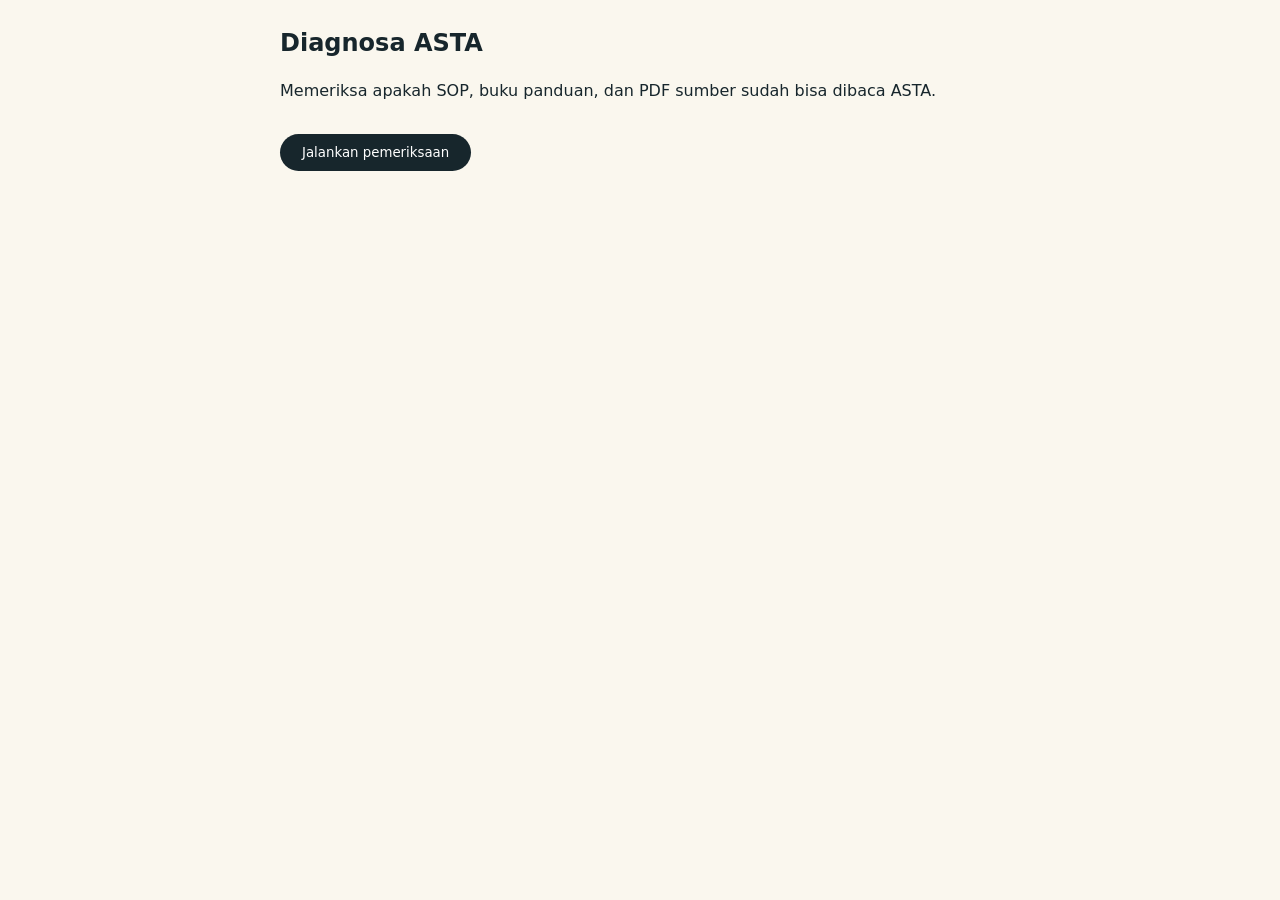
<file: diagnosa-ai.html>
<!doctype html><html lang="id"><head><meta charset="utf-8"><meta name="viewport" content="width=device-width,initial-scale=1"><meta name="robots" content="noindex"><title>Diagnosa ASTA | BEM STDIIS</title>
<style>body{font:16px/1.6 system-ui,sans-serif;max-width:720px;margin:0 auto;padding:24px 16px;color:#17262c;background:#faf7ee}h1{font-size:24px;margin:0 0 4px}button{font:700 15px inherit;font-family:inherit;background:#17262c;color:#fff;border:0;border-radius:999px;padding:11px 22px;cursor:pointer;margin:14px 0}li{list-style:none;margin:8px 0;padding:10px 14px;border-radius:12px;background:#fff;border:1px solid #e4dcc3}.ok{border-left:5px solid #1f8f6b}.no{border-left:5px solid #b3261e}small{display:block;color:#5d6d74}ul{padding:0}</style></head><body>
<h1>Diagnosa ASTA</h1><p>Memeriksa apakah SOP, buku panduan, dan PDF sumber sudah bisa dibaca ASTA.</p><button id="go">Jalankan pemeriksaan</button><ul id="out"></ul>
<script src="sop-data.js"></script><script src="panduan-data.js"></script><script>
var BK="presiden wakil-presiden sekretaris-jenderal psdm akademik-karier harmonisasi-kampus kemenpora hubeks kesma pengembangan-bahasa biro-administrasi biro-keuangan biro-dkv inspektorat-jenderal".split(" ");
function row(ok,t,d){var li=document.createElement("li");li.className=ok?"ok":"no";li.innerHTML=(ok?"✔ ":"✘ ")+t+(d?"<small>"+d+"</small>":"");document.getElementById("out").appendChild(li);}
function has(u){return fetch(u,{method:"HEAD"}).then(function(r){return r.ok&&(r.headers.get("content-type")||"").indexOf("html")<0;}).catch(function(){return false;});}
document.getElementById("go").onclick=function(){document.getElementById("out").innerHTML="";
 var S=window.SOP_DATA||[];row(S.length>0,"Data SOP: "+S.length+" SOP terbaca",S.length?"":"sop-data.js belum termuat.");
 var P=window.PANDUAN||{},k=Object.keys(P).filter(function(x){return P[x]&&P[x].p&&P[x].p.length;});
 row(k.length>0,"Teks buku panduan: "+k.length+" dari "+BK.length+" buku terbaca",k.length?"":"panduan-data.js masih kosong. Buat lewat admin-panduan.html lalu unggah ke GitHub.");
 var miss=BK.filter(function(b){return k.indexOf(b)<0;});if(k.length&&miss.length)row(false,"Belum terbaca: "+miss.join(", "),"Ekstrak PDF-nya di admin-panduan.html (PDF hasil scan tidak punya teks).");
 Promise.all(BK.map(function(b){return has("panduan/"+b+".pdf").then(function(o){return [b,o];});})).then(function(r){var bad=r.filter(function(x){return !x[1];}).map(function(x){return x[0]+".pdf";});row(!bad.length,"PDF buku panduan di folder panduan/: "+(r.length-bad.length)+" dari "+r.length,bad.length?"Belum ada: "+bad.join(", "):"");});
 var smp=S.slice(0,5);Promise.all(smp.map(function(s){return has("sop/"+s.c+".pdf").then(function(o){return [s.c,o];});})).then(function(r){var bad=r.filter(function(x){return !x[1];}).map(function(x){return x[0]+".pdf";});row(!bad.length,"PDF SOP (contoh 5 pertama) di folder sop/",bad.length?"Belum ada: "+bad.join(", "):"");});
};</script></body></html>
</file>
<file: ai.css>
/* Tanya AI | BEM STDIIS */
/* langkah 1: pilih bagian */
.ai-grp{margin-bottom:26px}
.ai-grp h3{font-size:13px;letter-spacing:.08em;text-transform:uppercase;color:var(--indigo);margin-bottom:12px}
.ai-tiles{display:grid;grid-template-columns:repeat(auto-fill,minmax(200px,1fr));gap:10px}
.ai-tile{display:flex;align-items:center;gap:14px;text-align:left;background:var(--paper);border:1.5px solid var(--line);border-radius:18px;padding:14px 16px;cursor:pointer;color:var(--ink);box-shadow:var(--shadow);transition:transform .2s var(--ease),border-color .2s,background .2s}
.ai-tile:hover{border-color:var(--ink);transform:translateY(-2px)}
.ai-tile:active{transform:scale(.97)}
.ai-mono{flex:none;width:44px;height:52px;display:grid;place-items:center;background:var(--gold);border-radius:var(--arch);font:700 15px var(--serif);color:var(--ink);box-shadow:inset 0 0 0 3px rgba(255,255,255,.4)}
.ai-tile b{display:block;font-size:15px;line-height:1.3}
.ai-tile small{color:var(--muted);font-size:12.5px}
.ai-tile.umum{border-style:dashed}

/* langkah 2: percakapan */

.ai-msg{scroll-margin-top:130px;animation:viewin .4s var(--ease) backwards}
.ai-u{align-self:flex-end;max-width:88%;background:var(--ink);color:#fff;border-radius:20px 20px 4px 20px;padding:12px 16px;white-space:pre-wrap;overflow-wrap:anywhere}
.ai-a{background:#fff;border:1px solid var(--line);border-radius:22px 22px 22px 6px;padding:18px;box-shadow:var(--shadow);display:flex;flex-direction:column;gap:16px}
.ai-badge{align-self:flex-start;font-size:12px;font-weight:700;border-radius:999px;padding:3px 12px;background:var(--gold);color:var(--ink)}
.ai-badge.lokal{background:var(--sand);color:var(--bronze)}
.ai-badge.warn{background:#fbe9e7;color:#b3261e}
.ai-sum{font-size:16.5px;line-height:1.65;background:linear-gradient(180deg,#fffbe6,#fff6cf);border-left:4px solid var(--gold);border-radius:6px 14px 14px 6px;padding:14px 16px}
.ai-a h4{font:700 13px var(--sans);letter-spacing:.06em;text-transform:uppercase;color:var(--indigo);margin-bottom:10px}
.ai-a p,.ai-a li,.ai-a td,.ai-a th{overflow-wrap:anywhere}
.ai-a b,.ai-a strong{font-weight:700}

.ai-steps{counter-reset:s;display:flex;flex-direction:column;gap:10px}
.ai-steps li{counter-increment:s;position:relative;padding:2px 0 2px 44px;min-height:32px}
.ai-steps li::before{content:counter(s);position:absolute;left:0;top:0;width:32px;height:32px;border-radius:50%;background:var(--ink);color:#fff;font:700 14px var(--sans);display:grid;place-items:center}
.ai-steps li b{display:block}
.ai-steps li span{color:#35454d;font-size:15px}
.pic{display:inline-block;margin-top:4px;font-size:12px;font-weight:700;background:#d9f0e8;color:var(--emerald);border-radius:999px;padding:2px 10px}

/* alur (grafis) */
.ai-flow{display:flex;flex-direction:column;align-items:stretch;background:var(--sand);border-radius:16px;padding:16px}
.fn{position:relative;display:flex;gap:12px;align-items:center;background:#fff;border:1.5px solid var(--line);border-radius:14px;padding:10px 14px}
.fn i{flex:none;width:28px;height:28px;border-radius:50%;background:var(--gold);color:var(--ink);font:700 13px var(--sans);display:grid;place-items:center;font-style:normal}
.fn b{display:block;font-size:14.5px;line-height:1.35}
.fn small{color:var(--emerald);font-weight:700;font-size:12px}
.fn.end{background:var(--ink);color:#fff;border-color:var(--ink)}
.fn.end i{background:#fff}
.fn+.fn{margin-top:22px}
.fn+.fn::before{content:"";position:absolute;left:27px;top:-22px;height:22px;width:2px;background:#bfb27a}
.fn+.fn::after{content:"";position:absolute;left:22px;top:-9px;border:6px solid transparent;border-top-color:#bfb27a;border-bottom:0}

.ai-tbl .scroll{overflow-x:auto;border:1px solid var(--line);border-radius:14px;-webkit-overflow-scrolling:touch}
.ai-tbl table{border-collapse:collapse;width:100%;min-width:480px;font-size:14.5px}
.ai-tbl th{background:var(--ink);color:#fff;text-align:left;padding:10px 12px;font-weight:600;white-space:nowrap}
.ai-tbl td{padding:10px 12px;border-top:1px solid var(--line);vertical-align:top}
.ai-tbl tr:nth-child(even) td{background:#fffdf4}
.ai-tbl td:first-child{font-weight:600}

.ai-bars{display:flex;flex-direction:column;gap:10px}
.ai-bar{display:grid;grid-template-columns:minmax(90px,34%) 1fr auto;gap:10px;align-items:center;font-size:14px}
.ai-bar i{display:block;height:14px;border-radius:999px;background:linear-gradient(90deg,var(--gold),#e8b923);width:var(--w);min-width:6px;transform-origin:left;animation:aigrow .8s var(--ease) backwards}
.ai-bar span:last-child{font-weight:700;white-space:nowrap}
@keyframes aigrow{from{transform:scaleX(0)}}

.ai-note{background:#fff4f2;border:1px solid #f1c9c4;border-radius:14px;padding:12px 16px;font-size:14.5px}
.ai-note ul{display:flex;flex-direction:column;gap:6px}
.ai-note li::before{content:"•";color:#b3261e;margin-right:8px;font-weight:700}
.ai-src{display:flex;flex-wrap:wrap;gap:8px;align-items:center;font-size:13px;color:var(--muted)}
.ai-src a{border:1.5px solid var(--line);border-radius:999px;padding:3px 12px;font-weight:600;color:var(--emerald);background:var(--paper)}
.ai-src a:hover{border-color:var(--emerald)}
.ai-more{display:flex;flex-wrap:wrap;gap:8px}
.ai-more button,.ai-sugg button{border:1.5px solid var(--line);background:var(--paper);border-radius:999px;padding:8px 14px;font:600 13.5px var(--sans);color:var(--ink);cursor:pointer;text-align:left;transition:border-color .2s,background .2s}
.ai-more button:hover,.ai-sugg button:hover{border-color:var(--ink);background:var(--sand)}
.ai-act{display:flex;gap:8px;justify-content:flex-end}

.ai-wait>i{display:block;height:14px;border-radius:8px;background:linear-gradient(90deg,var(--sand) 25%,#fff3c4 50%,var(--sand) 75%);background-size:200% 100%;animation:aishine 1.3s linear infinite}
.ai-wait>i:nth-of-type(2){width:80%}.ai-wait>i:nth-of-type(3){width:55%}
@keyframes aishine{to{background-position:-200% 0}}

.ai-form textarea{flex:1;border:0;outline:0;resize:none;font:inherit;font-size:16px;line-height:1.5;max-height:140px;padding:8px 0;background:transparent;color:var(--ink)}
.ai-form .btn{padding:0;width:46px;height:46px;flex:none}
.ai-form .btn[disabled]{opacity:.5}
.ai-foot{text-align:center;font-size:12.5px;color:var(--muted)}

@media (max-width:560px){
  .ai-tiles{grid-template-columns:1fr 1fr}
  .ai-tile{flex-direction:column;align-items:flex-start;gap:10px}
  .ai-a{padding:16px;border-radius:18px 18px 18px 6px}
  .ai-u{max-width:94%}
  .ai-bar{grid-template-columns:1fr auto;}
  .ai-bar i{grid-column:1/-1;order:3}
}

/* =====================================================================
   ASTA: tombol melayang (kanan bawah) + jendela chat
   Geser posisi lewat variabel di :root, mis. --asta-bottom:96px agar
   tidak menumpuk dengan tombol lain di kanan bawah.
   ===================================================================== */
:root{--asta:url("[data-uri]");--asta-right:18px;--asta-bottom:18px}
.asta-img{display:block;width:100%;height:100%;background:var(--asta) center/contain no-repeat}

/* ---------- tombol melayang ---------- */
.asta-fab{position:fixed;z-index:60;right:calc(var(--asta-right) + env(safe-area-inset-right,0px));bottom:calc(var(--asta-bottom) + env(safe-area-inset-bottom,0px));display:flex;flex-direction:column;align-items:flex-end;gap:20px;pointer-events:none;transition:opacity .25s,transform .35s var(--ease)}
.asta-fab>*{pointer-events:auto}
.asta-fab.off{opacity:0;visibility:hidden;transform:translateY(20px) scale(.6);pointer-events:none;transition:opacity .2s,transform .25s var(--ease),visibility 0s .25s}
.asta-fab.off *,.asta-fab.off *::after{animation-play-state:paused!important}
.asta-fab.off>*{pointer-events:none}
.asta-fab.enter .asta-btn{animation:astaEnter .9s cubic-bezier(.34,1.56,.64,1) backwards}

/* gelembung chat */
.asta-bubble{position:relative;display:grid;margin-right:2px;max-width:min(230px,calc(100vw - 110px));background:#fff;color:var(--ink);border:1.5px solid var(--ink);border-radius:18px;padding:9px 16px;font:700 14.5px/1.35 var(--sans);box-shadow:0 12px 26px -12px rgba(13,42,56,.5);transform-origin:100% 100%;opacity:0;transform:scale(.4) translateY(10px);transition:opacity .25s,transform .45s cubic-bezier(.34,1.56,.64,1),width .35s var(--ease);cursor:pointer;user-select:none;-webkit-tap-highlight-color:transparent}
.asta-bubble.show{opacity:1;transform:none}
.asta-bubble::after{content:"";position:absolute;right:30px;bottom:-8.5px;width:14px;height:14px;background:#fff;border-right:1.5px solid var(--ink);border-bottom:1.5px solid var(--ink);border-bottom-right-radius:4px;transform:rotate(45deg)}
.asta-bubble>span{grid-area:1/1;white-space:nowrap}
.asta-sizer{visibility:hidden;height:0;overflow:hidden}
.asta-txt{min-height:1.35em}
.asta-txt::after{content:"";display:inline-block;width:2px;height:1em;margin-left:2px;vertical-align:-2px;background:var(--emerald);opacity:0}
.asta-bubble.typing .asta-txt::after{opacity:1;animation:astaCaret .7s steps(1) infinite}
.asta-dots{grid-area:1/1;display:flex;gap:5px;align-items:center;justify-content:flex-start;opacity:0;transition:opacity .15s}
.asta-dots i{width:7px;height:7px;border-radius:50%;background:var(--emerald);animation:astaDot 1s ease-in-out infinite}
.asta-dots i:nth-child(2){animation-delay:.15s}.asta-dots i:nth-child(3){animation-delay:.3s}
.asta-bubble.wait .asta-dots{opacity:1}
.asta-bubble.wait .asta-txt{opacity:0}

/* ikon ASTA */
.asta-btn{position:relative;display:block;width:108px;height:108px;border-radius:50%;cursor:pointer;-webkit-tap-highlight-color:transparent;outline-offset:6px}
.asta-btn::before{content:"";position:absolute;inset:6px;border-radius:50%;background:radial-gradient(circle at 35% 30%,#fff6c4,var(--gold) 62%,#e6b925);box-shadow:0 14px 30px -10px rgba(var(--glow),.95),inset 0 0 0 3px rgba(255,255,255,.55)}
.asta-btn::after{content:"";position:absolute;inset:6px;border-radius:50%;border:2px solid rgba(var(--glow),.9);animation:astaRing 2.8s ease-out infinite;pointer-events:none}
.asta-float{position:absolute;inset:-20px -12px 2px -12px;animation:astaFloat 3.4s ease-in-out infinite}
.asta-tilt{width:100%;height:100%;transform:translate(var(--px,0px),var(--py,0px)) rotate(var(--pr,0deg));transition:transform .18s ease-out;transform-origin:50% 90%;filter:drop-shadow(0 8px 8px rgba(13,42,56,.25))}
.asta-tilt .asta-img{transform-origin:30% 70%}
.asta-btn.hi .asta-tilt .asta-img{animation:astaWave .95s ease-in-out}
.asta-btn:hover .asta-tilt .asta-img{animation:astaWave .95s ease-in-out}
.asta-btn:active .asta-tilt{transform:scale(.9)}
.asta-dot{position:absolute;left:12px;bottom:16px;width:15px;height:15px;border-radius:50%;background:#2fbf71;border:3px solid #fff;box-shadow:0 0 0 0 rgba(47,191,113,.6);animation:astaPing 2s ease-out infinite;z-index:2}
.asta-shadow{position:absolute;left:18px;right:18px;bottom:-4px;height:10px;border-radius:50%;background:rgba(13,42,56,.28);filter:blur(4px);animation:astaShadow 3.4s ease-in-out infinite}
@keyframes astaFloat{0%,100%{transform:translateY(0) rotate(-2deg)}50%{transform:translateY(-7px) rotate(2deg)}}
@keyframes astaShadow{0%,100%{transform:scaleX(1);opacity:.9}50%{transform:scaleX(.78);opacity:.55}}
@keyframes astaRing{0%{transform:scale(1);opacity:.9}70%,100%{transform:scale(1.55);opacity:0}}
@keyframes astaPing{0%{box-shadow:0 0 0 0 rgba(47,191,113,.6)}80%,100%{box-shadow:0 0 0 10px rgba(47,191,113,0)}}
@keyframes astaWave{0%,100%{transform:rotate(0) scale(1)}18%{transform:rotate(-12deg) scale(1.1)}38%{transform:rotate(9deg) scale(1.1)}58%{transform:rotate(-7deg) scale(1.06)}78%{transform:rotate(4deg) scale(1.02)}}
@keyframes astaEnter{0%{transform:translateY(80px) scale(.2);opacity:0}100%{transform:none;opacity:1}}
@keyframes astaDot{0%,60%,100%{transform:translateY(0);opacity:.45}30%{transform:translateY(-4px);opacity:1}}
@keyframes astaCaret{50%{opacity:0}}

/* ---------- jendela ASTA ---------- */
.asta{position:fixed;inset:0;z-index:100;overscroll-behavior:contain;display:flex;align-items:flex-end;justify-content:flex-end;padding:calc(var(--asta-right) + 4px);padding-bottom:calc(var(--asta-bottom) + 4px)}
.asta[hidden]{display:none}
.asta-backdrop{position:absolute;inset:0;background:rgba(13,42,56,.55);touch-action:none;animation:astaFade .22s ease-out backwards}
.asta.closing .asta-backdrop{animation:astaFadeOut .2s ease-in forwards}
.asta-win{position:relative;padding:0;display:flex;flex-direction:column;width:min(780px,100%);height:min(840px,100%);background:var(--paper);border-radius:28px;overflow:hidden;box-shadow:0 24px 48px -20px rgba(13,42,56,.55),0 0 0 1.5px rgba(13,42,56,.9);transform-origin:100% 100%;contain:layout paint;will-change:transform,opacity;animation:astaOpen .32s cubic-bezier(.2,.8,.2,1) backwards}
.asta.closing .asta-win{animation:astaClose .2s ease-in forwards}
@keyframes astaOpen{from{opacity:0;transform:translate3d(0,28px,0) scale(.86)}to{opacity:1;transform:none}}
@keyframes astaClose{to{opacity:0;transform:translate3d(0,28px,0) scale(.9)}}
@keyframes astaFadeOut{to{opacity:0}}
@keyframes astaFade{from{opacity:0}}

.asta-head{position:relative;flex:none;display:flex;align-items:center;gap:14px;padding:14px 16px 14px 18px;background:var(--ink);color:#fff;overflow:hidden}
.asta-head::before{content:"";position:absolute;inset:0;background:radial-gradient(420px 160px at 8% 0,rgba(var(--glow),.28),transparent 70%),radial-gradient(300px 120px at 100% 100%,rgba(20,112,90,.55),transparent 70%);pointer-events:none}
.asta-head::after{content:"";position:absolute;left:0;right:0;bottom:0;height:3px;background:linear-gradient(90deg,var(--gold),var(--emerald),var(--gold))}
.asta-av{position:relative;flex:none;width:54px;height:54px;border-radius:50%;background:radial-gradient(circle at 35% 30%,#fff6c4,var(--gold) 65%,#e6b925);box-shadow:inset 0 0 0 3px rgba(255,255,255,.5)}
.asta-av .asta-img{position:absolute;inset:-6px -4px 0 -4px;width:auto;height:auto;animation:astaFloat 3.4s ease-in-out infinite}
.asta-av.busy .asta-img{animation:astaThink .7s ease-in-out infinite}
.asta-av::after{content:"";position:absolute;right:1px;bottom:2px;width:13px;height:13px;border-radius:50%;background:#2fbf71;border:2.5px solid var(--ink)}
.asta-ttl{position:relative;flex:1;min-width:0}
.asta-ttl h1{font:700 22px/1.1 var(--serif);letter-spacing:.01em;text-wrap:nowrap}
.asta-ttl p{font-size:13px;color:#cfe0da;margin-top:3px;line-height:1.3;white-space:nowrap;overflow:hidden;text-overflow:ellipsis}
.asta-x{position:relative;flex:none;width:42px;height:42px;border-radius:50%;border:1.5px solid rgba(255,255,255,.35);background:rgba(255,255,255,.08);color:#fff;cursor:pointer;display:grid;place-items:center;transition:background .2s,transform .25s var(--ease)}
.asta-x:hover{background:var(--gold);color:var(--ink);transform:rotate(90deg)}

.asta-body{flex:1;min-height:0;display:flex;flex-direction:column;background:linear-gradient(180deg,#fffdf5,var(--paper))}
.ai-step{flex:1;min-height:0;overflow-y:auto;overscroll-behavior:contain;padding:20px 18px 24px}
.ai-step[hidden]{display:none}
.ai-chat{flex:1;min-height:0;padding:0;display:flex;flex-direction:column}
.ai-chat[hidden]{display:none}
.ai-who{flex:none;display:flex;justify-content:space-between;align-items:center;gap:12px;background:var(--sand);padding:8px 18px;border-bottom:1px solid var(--line)}
.ai-who>div{min-width:0}
.ai-who .link-btn{flex:none;white-space:nowrap;font-size:13.5px}
.ai-who small{font-size:12px;color:var(--muted);margin-right:6px}
.ai-who b{font:600 15px var(--serif)}
.ai-mode{font-size:11.5px;font-weight:700;border-radius:999px;padding:3px 10px;background:#fff;color:var(--bronze);margin-left:8px;vertical-align:middle;font-family:var(--sans);border:1px solid var(--line)}
.ai-mode.on{background:#d9f0e8;color:var(--emerald);border-color:#b5dccd}
.ai-feed{flex:1;min-height:0;overflow-y:auto;overscroll-behavior:contain;display:flex;flex-direction:column;gap:16px;padding:18px 18px 8px;scroll-behavior:smooth}
.ai-msg{scroll-margin-top:12px}
.ai-sugg{flex:none;display:flex;gap:8px;overflow-x:auto;padding:6px 18px 8px;scrollbar-width:none}
.ai-sugg::-webkit-scrollbar{display:none}
.ai-sugg[hidden]{display:none}
.ai-sugg button{flex:none;white-space:nowrap;border:1.5px solid var(--line);background:var(--paper);border-radius:999px;padding:8px 14px;font:600 13.5px var(--sans);color:var(--ink);cursor:pointer;transition:border-color .2s,background .2s,transform .2s}
.ai-sugg button:hover{border-color:var(--ink);background:var(--sand);transform:translateY(-1px)}
.ai-form{flex:none;display:flex;gap:10px;align-items:flex-end;background:#fff;border:1.5px solid var(--ink);border-radius:26px;padding:7px 7px 7px 18px;margin:4px 14px 6px;box-shadow:0 10px 24px -14px rgba(13,42,56,.5)}
.ai-form:focus-within{box-shadow:0 0 0 3px rgba(var(--glow),.55)}
.ai-form textarea{flex:1;border:0;outline:0;resize:none;font:inherit;font-size:16px;line-height:1.5;max-height:120px;padding:8px 0;background:transparent;color:var(--ink)}
.ai-form .btn{padding:0;width:44px;height:44px;flex:none;display:grid;place-items:center}
.ai-form .btn[disabled]{opacity:.5}
.ai-foot{flex:none;text-align:center;font-size:12px;color:var(--muted);padding:0 18px calc(10px + env(safe-area-inset-bottom,0px))}

/* sapaan ASTA */
.asta-hello{display:flex;align-items:flex-end;gap:14px;margin-bottom:22px}
.asta-hero{position:relative;flex:none;width:118px;height:118px}
.asta-hero .asta-img{animation:astaFloat 3.4s ease-in-out infinite;filter:drop-shadow(0 10px 10px rgba(13,42,56,.22));cursor:pointer}
.asta-hero .asta-img:active{animation:astaWave .8s ease-in-out}
.asta-say{position:relative;flex:1;background:#fff;border:1.5px solid var(--ink);border-radius:20px 20px 20px 5px;padding:13px 16px;box-shadow:var(--shadow);animation:viewin .5s var(--ease) .15s backwards}
.asta-say::before{content:"";position:absolute;left:-9px;bottom:-1.5px;width:12px;height:14px;background:#fff;border-left:1.5px solid var(--ink);border-bottom:1.5px solid var(--ink);clip-path:polygon(100% 0,100% 100%,0 100%);border-bottom-left-radius:10px}
.asta-say h2{font:600 clamp(19px,3.4vw,23px)/1.2 var(--serif);margin-bottom:3px}
.asta-say p{color:var(--muted);font-size:14.5px;line-height:1.5}
.ai-hello{display:flex;gap:12px;align-items:flex-end}
.ai-hello .asta-av{width:46px;height:46px;background:radial-gradient(circle at 35% 30%,#fff6c4,var(--gold) 65%,#e6b925)}
.ai-hello .asta-av::after{display:none}
.ai-hello>div{flex:1;background:var(--sand);border-radius:20px 20px 20px 5px;padding:14px 16px}
.ai-hello h3{font:600 18px var(--serif);margin-bottom:3px}
.ai-hello p{color:var(--muted);font-size:14.5px;line-height:1.55}

/* ASTA di jawaban */
.ai-top{display:flex;align-items:center;gap:10px}
.ai-top .asta-av{width:34px;height:34px;box-shadow:inset 0 0 0 2px rgba(255,255,255,.55)}
.ai-top .asta-av::after{display:none}
.ai-top .asta-av .asta-img{animation:none}
.ai-top .ai-badge{align-self:center}
.ai-wait{display:flex;flex-direction:column;gap:10px}
.ai-think{display:flex;align-items:center;gap:12px;color:var(--muted);font-size:14px}
.ai-think .asta-av{width:38px;height:38px}
.ai-think .asta-av::after{display:none}
.ai-think .asta-av .asta-img{animation:astaThink .7s ease-in-out infinite}
.ai-think em{font-style:normal;display:inline-flex;gap:4px;margin-left:4px}
.ai-think em i{width:6px;height:6px;border-radius:50%;background:var(--emerald);animation:astaDot 1s ease-in-out infinite}
.ai-think em i:nth-child(2){animation-delay:.15s}.ai-think em i:nth-child(3){animation-delay:.3s}
@keyframes astaThink{0%,100%{transform:translateY(0) rotate(-5deg)}50%{transform:translateY(-4px) rotate(5deg)}}
.asta-lock{overflow:hidden}

/* ponsel: layar penuh */
@media (max-width:640px){
  .asta{padding:0}
  .asta-win{width:100%;height:100%;border-radius:0;transform-origin:50% 100%}
  .asta-head{padding-top:calc(14px + env(safe-area-inset-top,0px))}
  .ai-step{padding:16px 14px 24px}
  .ai-feed{padding:16px 14px 8px}
  .ai-sugg{padding-left:14px;padding-right:14px}
  .asta-hero{width:92px;height:92px}
  .asta-btn{width:92px;height:92px}
  .asta-bubble{font-size:13.5px}
}
@media (max-width:360px){.asta-hello{flex-direction:column;align-items:flex-start}.asta-say::before{display:none}}
@media (prefers-reduced-motion:reduce){
  .asta-float,.asta-btn::after,.asta-dot,.asta-shadow,.asta-av .asta-img,.asta-hero .asta-img,.ai-think .asta-av .asta-img,.ai-bar i{animation:none!important}
  .asta-btn.hi .asta-tilt .asta-img,.asta-btn:hover .asta-tilt .asta-img{animation:none}
  .asta-win,.asta-backdrop,.asta-fab.enter .asta-btn{animation:none!important}
}
@media print{#ai-app,.asta-fab{display:none!important}}

/* ---- poin jawaban + rujukan sumber (v4) ---- */
.ai-pts{display:flex;flex-direction:column;gap:8px;margin:2px 0}
.ai-pts li{position:relative;padding-left:20px;font-size:15px;line-height:1.55}
.ai-pts li::before{content:"";position:absolute;left:3px;top:.62em;width:8px;height:8px;border-radius:50%;background:var(--gold)}
.ai-ref{display:inline-block;margin-left:4px;padding:1px 9px;border-radius:999px;border:1px solid var(--line);background:var(--sand);color:var(--bronze);font:700 11.5px var(--sans);white-space:nowrap;vertical-align:baseline}
.ai-ref:hover{border-color:var(--emerald);color:var(--emerald)}

/* ---- jawaban tertata: kartu bagian, poin berlabel, kartu rujukan (v5) ---- */
.ai-sec{background:#fff;border:1px solid var(--line);border-radius:16px;padding:14px 16px}
.ai-sec>h4{margin-bottom:10px}
.ai-lead{background:linear-gradient(180deg,#fffbe6,#fff6cf);border-color:#f0dc8a}
.ai-lead .ai-sum{background:none;border:0;border-radius:0;padding:0;font-size:16.5px}
.ai-sec mark{background:#fff0a8;color:inherit;border-radius:4px;padding:0 2px}
.ai-pts{gap:12px}
.ai-pts li{display:grid;grid-template-columns:64px minmax(0,1fr);gap:10px;align-items:start;padding:0;font-size:15px;line-height:1.55}
.ai-pts li::before{display:none}
.ai-k{justify-self:start;font:700 11.5px var(--sans);border-radius:8px;padding:3px 0;width:64px;text-align:center;background:#efeadb;color:#6b5a2a}
.k-w{background:#fff1d6;color:#8a5a00}.k-d{background:#e3f0ff;color:#1d4f91}.k-a{background:#fde7e4;color:#a02a1f}.k-p{background:#e2f3e8;color:#1f6b3a}
.ai-refs{display:grid;gap:8px}
.ai-refs a{display:flex;align-items:center;gap:12px;padding:10px 12px;border:1.5px solid var(--line);border-radius:14px;background:var(--paper);color:var(--ink)}
.ai-refs a:hover{border-color:var(--emerald)}
.ai-ico{flex:none;width:40px;height:40px;border-radius:10px;display:grid;place-items:center;background:#b3261e;color:#fff;font:700 11px var(--sans)}
.ai-refs b{display:block;font-size:14.5px;line-height:1.3}
.ai-refs small{color:var(--muted);font-size:12.5px}
.ai-refs i{margin-left:auto;font-style:normal;font-size:22px;color:var(--muted)}
</file>
<file: corner.css>
/* corner.css: gaya Samasta Corner. Memakai variabel tema situs (--ink, --gold, --paper, dst). */
:root{--star:url("data:image/svg+xml,%3Csvg xmlns='http://www.w3.org/2000/svg' viewBox='0 0 20 20'%3E%3Cpath d='M10 1.8l2.4 5 5.5.7-4 3.8 1 5.4L10 14l-4.9 2.7 1-5.4-4-3.8 5.5-.7z'/%3E%3C/svg%3E");--starc:#f2b705}
.sr{position:absolute;width:1px;height:1px;margin:-1px;padding:0;overflow:hidden;clip:rect(0 0 0 0);white-space:nowrap;border:0}

/* ================= Beranda: kartu kerucut + bola corner ================= */
.pd-teaser.cn-card{display:grid;grid-template-columns:auto minmax(0,1fr);gap:8px 40px;align-items:center;padding:30px 32px 32px}
.cn-tx h3{font-family:var(--serif);font-size:clamp(22px,3vw,30px);margin-bottom:8px}
.cn-tx p{color:var(--muted);max-width:520px;margin:0}
.ik.ik-cone{width:250px;aspect-ratio:260/330;perspective:1100px;outline-offset:6px;border-radius:24px}
.ik-cone:focus-visible{outline:3px solid var(--gold)}
.ik-cone::before{left:6%;right:6%;bottom:1.5%;height:5%}
.ik-cone .ik-t{will-change:transform}
.cn-l{position:absolute;inset:0;width:100%;height:100%;display:block;pointer-events:none;overflow:visible}
.cn-l0{filter:drop-shadow(0 14px 14px rgba(13,42,56,.22))}
.cn-l1{contain:layout style}
.cn-f{position:absolute;left:0;top:0;display:grid;justify-items:center;align-content:center;gap:2px;width:calc(100px*var(--fs,1));will-change:transform,opacity;opacity:0;backface-visibility:hidden}
.cn-f .emb{width:calc(40px*var(--fs,1));height:calc(40px*var(--fs,1));box-shadow:0 0 0 calc(2px*var(--fs,1)) #0d2a38,0 0 0 calc(3.6px*var(--fs,1)) rgba(20,89,74,.75)}
.cn-f b{font:700 calc(15px*var(--fs,1))/1 var(--serif);letter-spacing:.07em;color:#0d2a38;white-space:nowrap}
.cn-f s{display:block;width:calc(54px*var(--fs,1));height:calc(2px*var(--fs,1));background:#14594a;border-radius:2px;margin:calc(3px*var(--fs,1)) 0;text-decoration:none}
.cn-f em{font:700 calc(7px*var(--fs,1))/1 var(--sans);letter-spacing:.2em;color:#14594a;font-style:normal;white-space:nowrap}
.f2 b{font-size:calc(17px*var(--fs,1));letter-spacing:.1em}

.cn-panel{grid-column:1/-1;position:relative;isolation:isolate;overflow:hidden;margin-top:18px;border-radius:26px;padding:26px 20px 34px;text-align:center;color:#f6f1de;
  background:var(--ink);box-shadow:inset 0 0 0 1px rgba(248,210,74,.14)}
.cn-panel::before{content:"";position:absolute;inset:0;z-index:-1;background:
  radial-gradient(50% 70% at 50% 0%,rgba(248,210,74,.20),transparent 70%),radial-gradient(46% 60% at 0% 100%,rgba(20,112,90,.6),transparent 70%),radial-gradient(40% 55% at 100% 100%,rgba(20,112,90,.45),transparent 70%)}
.cn-panel::after{content:"";position:absolute;inset:0;z-index:-1;opacity:.5;background:radial-gradient(circle,rgba(248,210,74,.35) 0 1px,transparent 1.5px) 0 0/28px 28px;-webkit-mask:linear-gradient(transparent,#000 60%);mask:linear-gradient(transparent,#000 60%)}
.pd-teaser .cn-panel-t{max-width:none;margin:0;color:var(--gold);display:flex;align-items:center;gap:14px;justify-content:center;font:700 12px var(--sans);letter-spacing:.28em;text-transform:uppercase;color:var(--gold)}
.cn-panel-t::before,.cn-panel-t::after{content:"";height:1px;width:min(90px,18vw);background:linear-gradient(90deg,transparent,rgba(248,210,74,.65))}.cn-panel-t::after{transform:scaleX(-1)}
.cn-orbs{list-style:none;display:flex;flex-wrap:wrap;justify-content:center;gap:30px clamp(20px,7vw,84px);margin-top:26px}
.cn-none{color:#a9cbc4;font-size:15px}
.cn-orb{position:relative;display:flex;flex-direction:column;align-items:center;width:188px;color:inherit;text-align:center;border-radius:22px;-webkit-tap-highlight-color:transparent}
.cn-orb:focus-visible{outline:3px solid var(--gold);outline-offset:8px}
.cn-ball{position:relative;display:grid;place-items:center;width:132px;height:132px;perspective:520px;transform-style:preserve-3d;animation:cnfloat 6.5s ease-in-out infinite;animation-delay:calc(var(--i)*-2.1s)}
@keyframes cnfloat{0%,100%{transform:translateY(0)}50%{transform:translateY(-9px)}}
.cn-sph{position:relative;display:grid;place-items:center;width:112px;height:112px;border-radius:50%;overflow:hidden;
  background:radial-gradient(circle at 30% 24%,var(--o1) 0%,var(--o2) 48%,var(--o3) 100%);
  box-shadow:inset 0 0 0 1.5px rgba(255,255,255,.16),inset -12px -16px 26px rgba(0,0,0,.38),inset 10px 10px 20px rgba(255,255,255,.2),0 20px 34px -14px rgba(0,0,0,.7);
  transition:transform .6s cubic-bezier(.3,1.35,.5,1),box-shadow .5s}
.cn-sph::before{content:"";position:absolute;left:12%;top:7%;width:46%;height:28%;border-radius:50%;background:linear-gradient(180deg,rgba(255,255,255,.75),rgba(255,255,255,0));transform:rotate(-24deg);filter:blur(1px)}
.cn-sph::after{content:"";position:absolute;left:18%;right:18%;bottom:5%;height:20%;border-radius:50%;background:radial-gradient(ellipse at 50% 100%,rgba(255,255,255,.3),transparent 70%)}
.cn-gl{position:absolute;inset:0;border-radius:50%;background:conic-gradient(from 210deg,transparent 0 62%,rgba(255,255,255,.28) 72%,transparent 82%);animation:cnspin 7s linear infinite;mix-blend-mode:soft-light}
@keyframes cnspin{to{transform:rotate(360deg)}}
.cn-oi{position:relative;z-index:2;width:56px;height:56px;color:var(--ot);overflow:visible;filter:drop-shadow(0 3px 3px rgba(0,0,0,.28));transition:transform .6s cubic-bezier(.3,1.35,.5,1)}
.cn-oi .f{fill:currentColor}.cn-oi .a{fill:var(--oa)}.cn-oi .s{fill:none;stroke:var(--oa);stroke-width:3;stroke-linecap:round;stroke-linejoin:round}
.cn-orbit{position:absolute;inset:-6px;pointer-events:none;transform-style:preserve-3d}
.cn-orbit.o1{transform:rotateX(76deg) rotateY(-12deg)}.cn-orbit.o2{transform:rotateX(76deg) rotateY(58deg)}
.cn-orbit i{position:absolute;inset:0;border-radius:50%;border:1.2px solid rgba(248,210,74,.38);animation:cnorb 11s linear infinite}
.cn-orbit.o2 i{border-color:rgba(255,255,255,.2);animation-duration:16s;animation-direction:reverse}
.cn-orbit i::after{content:"";position:absolute;left:50%;top:-4px;width:8px;height:8px;margin-left:-4px;border-radius:50%;background:var(--gold);box-shadow:0 0 12px 3px rgba(248,210,74,.8)}
.cn-orbit.o2 i::after{width:6px;height:6px;margin-left:-3px;top:-3px;background:#fff;box-shadow:0 0 10px 2px rgba(255,255,255,.7)}
@keyframes cnorb{to{transform:rotate(360deg)}}
.cn-spk{position:absolute;width:10px;height:10px;background:#fff;border-radius:50%;opacity:0;clip-path:polygon(50% 0,60% 40%,100% 50%,60% 60%,50% 100%,40% 60%,0 50%,40% 40%);animation:cntw 3.6s ease-in-out infinite}
.cn-spk.s1{left:6%;top:12%}.cn-spk.s2{right:2%;top:30%;animation-delay:1.2s;width:8px;height:8px}.cn-spk.s3{left:16%;bottom:6%;animation-delay:2.2s;width:7px;height:7px}
@keyframes cntw{0%,100%{opacity:0;transform:scale(.3) rotate(0)}50%{opacity:.95;transform:scale(1.15) rotate(90deg)}}
.cn-shd{position:absolute;left:14%;right:14%;bottom:-2px;height:14px;border-radius:50%;background:radial-gradient(ellipse,rgba(0,0,0,.6),transparent 70%);transition:transform .6s cubic-bezier(.3,1.35,.5,1),opacity .6s;z-index:-1}
.cn-abbr{margin-top:14px;font:700 24px/1 var(--serif);color:#fff;letter-spacing:.01em}
.cn-name{margin-top:6px;font:500 13.5px/1.4 var(--sans);color:#cde0dc;text-wrap:balance;max-width:170px}
.cn-tag{margin-top:9px;font-size:12.5px;line-height:1.4;color:var(--gold);font-weight:600}
.cn-tag.soon{color:var(--ink);background:var(--gold);font-weight:700;font-size:11.5px;letter-spacing:.04em;border-radius:999px;padding:3px 13px}
.cn-orb:hover .cn-sph{transform:translateY(-8px) scale(1.07);box-shadow:inset 0 0 0 1.5px rgba(255,255,255,.22),inset -12px -16px 26px rgba(0,0,0,.34),inset 10px 10px 20px rgba(255,255,255,.26),0 0 0 4px rgba(248,210,74,.22),0 0 46px -4px rgba(248,210,74,.55)}
.cn-orb:hover .cn-oi{transform:scale(1.12) rotate(-6deg)}
.cn-orb:hover .cn-shd{transform:scale(.78);opacity:.55}
.cn-orb:hover .cn-orbit i{animation-duration:4.5s}
.cn-orb:active .cn-sph{transform:translateY(0) scale(.94);transition-duration:.15s}
.cn-orb.is-soon .cn-sph{filter:saturate(.85)}
.cn-armed .cn-orbs li{opacity:0}
.cn-armed.cn-in .cn-orbs li{animation:orbdrop 1.05s both;animation-delay:calc(var(--i)*.16s + .1s)}
@keyframes orbdrop{0%{opacity:0;transform:translateY(-120px) scale(.9);animation-timing-function:cubic-bezier(.55,0,.9,.55)}
  50%{opacity:1;transform:translateY(0) scale(1.04,.93);animation-timing-function:cubic-bezier(.2,.65,.4,1)}
  68%{transform:translateY(-22px) scale(.99,1.02);animation-timing-function:cubic-bezier(.55,0,.9,.55)}
  84%{transform:translateY(0) scale(1.01,.98)}100%{opacity:1;transform:none}}
@media (max-width:760px){.pd-teaser.cn-card{grid-template-columns:minmax(0,1fr);justify-items:center;text-align:center;padding:24px 18px 22px;gap:14px}.cn-tx p{margin-inline:auto}}
@media (max-width:560px){.ik.ik-cone{width:230px}.cn-orbs{gap:30px 10px}.cn-orb{width:150px}.cn-ball{width:116px;height:116px}.cn-sph{width:98px;height:98px}.cn-oi{width:48px;height:48px}.cn-name{max-width:140px}}
@media (prefers-reduced-motion:reduce){.cn-ball,.cn-gl,.cn-orbit i,.cn-spk{animation:none!important}.cn-armed .cn-orbs li{opacity:1}.cn-spk{opacity:.6}}

/* ================= Halaman corner ================= */
#corner-app:not([hidden]){animation:pagein .25s var(--ease) backwards}
.cn-head{display:flex;align-items:center;justify-content:space-between;gap:20px}
.cn-head>.cn-sph{flex:none}
.cn-head-t{min-width:0}
.cn-head .sp-lead{margin-bottom:6px}
.cn-sph-s{width:92px;height:92px}.cn-sph-s .cn-oi{width:50px;height:50px}
.cn-sph-s{box-shadow:inset -9px -12px 20px rgba(0,0,0,.34),inset 6px 6px 12px rgba(255,255,255,.18),0 14px 24px -12px rgba(13,42,56,.55)}
.cn-body{padding:34px 0 96px}
.cn-i{width:22px;height:22px;fill:none;stroke:currentColor;stroke-width:1.7;stroke-linecap:round;stroke-linejoin:round;flex:none}
.cn-muted{color:var(--muted);font-size:15px}
.cn-h{font:600 clamp(21px,2.6vw,26px)/1.25 var(--serif);margin-bottom:14px}
.cn-err{color:#b3261e;font-weight:600;font-size:14.5px;min-height:1.3em}
.cn-mode{background:#fff7d6;border:1px solid #ecd67a;border-radius:14px;padding:12px 16px;font-size:14px;line-height:1.55;margin-bottom:18px}
.cn-mode code{font:600 13px ui-monospace,Menlo,Consolas,monospace;background:rgba(13,42,56,.07);border-radius:6px;padding:1px 6px}
.cn-warn{margin-top:12px;font-size:14px;font-weight:600;color:#8a4b00;background:#fff1d6;border-radius:10px;padding:8px 12px}
.cn-act{display:flex;flex-wrap:wrap;gap:10px}
.cn-dark.btn-line{border-color:var(--ink);color:var(--ink)}
.cn-dark.btn-line:hover{border-color:var(--ink);background:var(--sand);color:var(--ink);box-shadow:none}
.btn.sm{padding:8px 16px;font-size:14px}

.cn-tiles{display:grid;grid-template-columns:repeat(auto-fill,minmax(300px,1fr));gap:14px}
.cn-tiles-2{grid-template-columns:repeat(2,minmax(0,1fr))}
.cn-tile{display:flex;align-items:center;gap:16px;background:var(--paper);border:1px solid var(--line);border-left:4px solid var(--gold);border-radius:18px;padding:20px;box-shadow:var(--shadow);transition:transform .25s var(--ease),border-color .2s}
.cn-tile:hover{transform:translateY(-3px);border-color:var(--ink)}
.cn-tile-i{width:52px;height:52px;border-radius:50%;background:var(--ink);color:var(--gold);display:grid;place-items:center;flex:none}
.cn-tile-b{flex:1;min-width:0}.cn-tile-b b{display:block;font:600 19px/1.3 var(--serif)}.cn-tile-b small{display:block;color:var(--muted);font-size:14px;line-height:1.5;margin-top:2px}
.cn-go{color:var(--muted);transition:transform .25s var(--ease),color .2s}.cn-tile:hover .cn-go,.cn-ev:hover .cn-go{transform:translateX(4px);color:var(--ink)}
.cn-tile-big{padding:26px 24px}.cn-tile-big .cn-tile-i{width:60px;height:60px}.cn-tile-big .cn-tile-b b{font-size:22px}

.cn-flow{margin:44px 0 30px;border-top:1.5px solid var(--ink);padding-top:26px}
.cn-flow ol{counter-reset:s;display:grid;grid-template-columns:repeat(3,minmax(0,1fr));gap:22px}
.cn-flow li{counter-increment:s;display:grid;grid-template-columns:36px minmax(0,1fr);gap:4px 14px;align-content:start}
.cn-flow li::before{content:counter(s);grid-row:span 2;width:36px;height:36px;border-radius:50%;background:var(--gold);display:grid;place-items:center;font:700 15px var(--sans)}
.cn-flow li b{font:600 17px/1.3 var(--serif);align-self:center}.cn-flow li span{color:var(--muted);font-size:14.5px;line-height:1.6;grid-column:2}

.cn-prose{max-width:72ch;font-size:16.5px}.cn-prose p{margin-bottom:14px}.cn-prose .sp-ul{margin:4px 0 18px}
.cn-people{list-style:none;display:grid;grid-template-columns:repeat(auto-fill,minmax(280px,1fr));gap:12px;margin-top:16px}
.cn-people li{display:flex;align-items:center;gap:14px;background:var(--paper);border:1px solid var(--line);border-radius:16px;padding:14px 16px;box-shadow:var(--shadow)}
.cn-people b{font-weight:600;line-height:1.35}

.cn-soon{text-align:center;padding:36px 0 8px}
.cn-soon-t{font:700 clamp(30px,8.4vw,104px)/1.1 var(--serif);letter-spacing:-.02em;margin-bottom:18px;overflow-wrap:anywhere}
.cn-soon-t i{display:inline-block;font-style:normal;margin:0 .02em;transform-origin:50% 80%;animation:cno 2s cubic-bezier(.4,0,.2,1) infinite;animation-delay:calc(var(--k)*.13s)}
@keyframes cno{0%,55%,100%{transform:scale(1,1)}25%{transform:scale(1.55,.86)}}
.cn-soon p:not(.cn-soon-t){color:var(--muted);max-width:460px;margin:0 auto 24px}

/* Daftar event */
.cn-evs{display:grid;gap:12px;margin-top:16px}
.cn-ev{display:grid;grid-template-columns:62px minmax(0,1fr) auto;gap:18px;align-items:center;background:var(--paper);border:1px solid var(--line);border-left:4px solid var(--gold);border-radius:18px;padding:16px 20px;box-shadow:var(--shadow);transition:transform .25s var(--ease),border-color .2s}
.cn-ev:hover{transform:translateY(-3px);border-color:var(--ink)}
.cn-date{background:var(--ink);color:#fff;border-radius:14px;text-align:center;padding:9px 4px;align-self:start}
.cn-date b{display:block;font:700 26px/1 var(--serif);color:var(--gold)}.cn-date span{font-size:12.5px;font-weight:600;color:#cde0dc}
.cn-ev-b{min-width:0}.cn-ev-b>b{display:block;font:600 19px/1.35 var(--serif);text-wrap:balance}
.cn-meta{display:flex;flex-wrap:wrap;gap:6px;margin-top:8px}.cn-meta i{font-style:normal;font-size:12.5px;font-weight:600;background:var(--sand);color:var(--indigo);border-radius:999px;padding:2px 11px}
.cn-ev-r{display:grid;justify-items:end;gap:6px}.cn-ev-r em{font-style:normal;font-weight:700;font-size:13.5px;text-decoration:underline;text-underline-offset:4px}
.cn-pill{display:inline-block;font-size:12px;font-weight:700;border-radius:999px;padding:3px 12px;white-space:nowrap}
.cn-pill.buka{background:#d6efe6;color:#0f5444}.cn-pill.nanti{background:var(--sand);color:var(--bronze)}.cn-pill.tutup{background:#e9e9e4;color:#55554a}
.cn-evinfo{display:flex;flex-wrap:wrap;align-items:center;gap:12px;margin-bottom:22px}.cn-evinfo .cn-meta{margin:0}

/* Barcode */
.cn-qr{display:grid;grid-template-columns:minmax(0,430px) minmax(0,1fr);gap:36px;align-items:start}
.cn-qrbox{background:linear-gradient(160deg,#14404f,var(--ink) 75%);border-radius:30px;padding:26px;display:grid;place-items:center;box-shadow:0 30px 50px -30px rgba(13,42,56,.7)}
.cn-qrcard{width:100%;background:#fff;border-radius:22px;padding:16px 16px 22px;text-align:center}
.cn-qrcard svg{display:block;width:100%;height:auto;border-radius:10px}
.cn-qrcap{font:700 18px var(--serif);color:var(--ink);margin-top:12px}
.cn-qrev{font-size:14px;color:var(--muted);margin-top:2px;line-height:1.45;text-wrap:balance}
.cn-qrbox:fullscreen{background:var(--ink);padding:3vh 3vw}
.cn-qrbox:fullscreen .cn-qrcard{width:min(88vh,92vw);padding:2.4vh 2.4vh 3vh}
.cn-qrbox:fullscreen .cn-qrcap{font-size:clamp(22px,4vh,40px)}.cn-qrbox:fullscreen .cn-qrev{font-size:clamp(14px,2.4vh,24px)}
.cn-qrside{display:grid;gap:22px}
.cn-qrinfo{background:var(--paper);border:1px solid var(--line);border-radius:20px;padding:22px 24px;box-shadow:var(--shadow)}
.cn-qrinfo h2{font:600 22px/1.3 var(--serif);margin:10px 0 14px;text-wrap:balance}
.cn-qrinfo dl{display:grid;grid-template-columns:auto 1fr;gap:6px 18px;font-size:14.5px}.cn-qrinfo dt{color:var(--muted)}.cn-qrinfo dd{margin:0;font-weight:600}
.cn-url label{display:block;font-weight:600;font-size:14px;margin-bottom:6px}
.cn-url>div{display:flex;gap:8px}.cn-url input{flex:1;min-width:0}
.cn-url p{min-height:1.4em;font-size:13.5px;color:var(--emerald);font-weight:600;margin-top:6px}

/* Form */
.cn-form,.cn-closed,.cn-lock,.cn-done{max-width:680px}
.cn-fs{border:1px solid var(--line);border-radius:22px;background:var(--paper);padding:22px 24px 24px;margin-bottom:18px;box-shadow:var(--shadow);min-width:0}
.cn-fs legend{font:700 16px var(--serif);padding:0 10px;margin-left:-6px;background:var(--gold);color:var(--ink);border-radius:999px;padding:3px 14px}
.cn-fs-h{font-size:14px;color:var(--muted);margin:6px 0 4px}
.cn-f{display:grid;gap:6px;font-weight:600;font-size:14.5px;margin-top:14px}.cn-f small{font-weight:400;color:var(--muted)}
.cn-f[hidden]{display:none}
.cn-f input,.cn-f select,.cn-f textarea,.cn-url input{font:inherit;font-size:16px;font-weight:500;color:var(--ink);background:#fff;border:1.5px solid var(--line);border-radius:12px;padding:12px 14px;width:100%;transition:border-color .2s,box-shadow .2s}
.cn-f textarea{resize:vertical;min-height:104px;line-height:1.55}
.cn-f input:focus,.cn-f select:focus,.cn-f textarea:focus,.cn-url input:focus{outline:0;border-color:var(--ink);box-shadow:0 0 0 4px rgba(var(--glow),.5)}
.cn-f select:disabled{background:var(--sand);color:var(--muted)}
.cn-rate{position:relative;display:grid;gap:4px;padding:14px 0 12px;border-bottom:1px dashed var(--line)}
.cn-rate:last-child{border-bottom:0}
.cn-rate-n{font-weight:600;font-size:15px}
.cn-rate-s{display:flex;flex-direction:row-reverse;justify-content:flex-end;gap:2px}
.cn-rate-s input{position:absolute;opacity:0;width:1px;height:1px;pointer-events:none}
.cn-rate-s label{position:relative;display:block;width:48px;height:48px;cursor:pointer;border-radius:12px;-webkit-tap-highlight-color:transparent}
.cn-rate-s label::before{content:"";position:absolute;inset:4px;background:#e2d8a8;-webkit-mask:var(--star) center/contain no-repeat;mask:var(--star) center/contain no-repeat;transition:background .15s,transform .25s var(--ease)}
.cn-rate-s input:checked~label::before,.cn-rate-s label:hover::before,.cn-rate-s label:hover~label::before{background:var(--starc)}
.cn-rate-s input:checked+label::before{transform:scale(1.08)}
.cn-rate-s label:active::before{transform:scale(.82)}
.cn-rate-s input:focus-visible+label{outline:3px solid var(--ink);outline-offset:1px}
.cn-rate-v{font-size:13.5px;color:var(--muted)}.cn-rate-v.set{color:var(--ink);font-weight:600}
.cn-sub{position:sticky;bottom:0;z-index:5;background:linear-gradient(transparent,var(--paper) 22%);padding:22px 0 calc(8px + env(safe-area-inset-bottom));margin-top:8px}
.cn-sub .btn{width:100%}.cn-sub p{font-size:13px;color:var(--muted);text-align:center;margin-top:8px}
.cn-note-ok{background:#e6f4ee;border:1px solid #bfe0d1;border-radius:14px;padding:12px 16px;font-size:14.5px;margin-bottom:18px}
.cn-closed,.cn-lock{text-align:center;background:var(--paper);border:1px solid var(--line);border-radius:26px;padding:36px 28px;box-shadow:var(--shadow);margin:0 auto 22px}
.cn-closed h2,.cn-lock h2{font:600 24px/1.25 var(--serif);margin:12px 0 8px}.cn-closed p,.cn-lock>p{color:var(--muted);max-width:420px;margin:0 auto 18px}
.cn-closed-i{display:inline-grid;place-items:center;width:58px;height:58px;border-radius:50%;background:var(--ink);color:var(--gold)}.cn-closed-i .cn-i{width:26px;height:26px}
.cn-lock .cn-f{text-align:left;max-width:320px;margin:0 auto 6px}.cn-lock .btn{margin-top:10px}
.cn-done{text-align:center;margin:10px auto;background:var(--paper);border:1px solid var(--line);border-radius:28px;padding:44px 28px;box-shadow:var(--shadow)}
.cn-done svg{width:92px;height:92px;margin-bottom:12px;overflow:visible}
.cn-done .a{fill:#e6f4ee;stroke:var(--emerald);stroke-width:3;stroke-dasharray:176;stroke-dashoffset:176;animation:cndraw .7s .05s var(--ease) forwards}
.cn-done .b{fill:none;stroke:var(--emerald);stroke-width:5;stroke-linecap:round;stroke-linejoin:round;stroke-dasharray:1;stroke-dashoffset:1;animation:cndraw .5s .6s var(--ease) forwards}
@keyframes cndraw{to{stroke-dashoffset:0}}
.cn-done h2{font:600 28px/1.2 var(--serif);margin-bottom:10px}.cn-done p{color:var(--muted);max-width:440px;margin:0 auto 22px}.cn-done .cn-act{justify-content:center}
.cn-unlocked{display:flex;justify-content:space-between;align-items:center;gap:12px;flex-wrap:wrap;background:#e6f4ee;border:1px solid #bfe0d1;border-radius:14px;padding:10px 16px;font-size:14px;margin-bottom:16px}
.cn-unlocked span{display:inline-flex;align-items:center;gap:8px}.cn-unlocked .cn-i{width:18px;height:18px}
.cn-loading{display:flex;align-items:center;justify-content:center;gap:14px;padding:70px 0;color:var(--muted)}
.cn-loading i{width:26px;height:26px;border-radius:50%;border:3px solid var(--line);border-top-color:var(--ink);animation:cnspin .8s linear infinite}
@keyframes cnspin{to{transform:rotate(360deg)}}

/* Pembukuan */
.cn-bar{display:flex;flex-wrap:wrap;justify-content:space-between;align-items:center;gap:12px;margin-bottom:20px}
.cn-bar .cn-evinfo{margin:0}.cn-bar-a{display:flex;gap:8px;flex-wrap:wrap}
.cn-kpis{display:grid;grid-template-columns:repeat(4,minmax(0,1fr));gap:14px;margin-bottom:26px}
.cn-kpi{background:var(--paper);border:1px solid var(--line);border-top:4px solid var(--gold);border-radius:18px;padding:16px 18px 14px;box-shadow:var(--shadow);min-width:0}
.cn-kpi small{display:block;font-size:13px;font-weight:600;color:var(--muted)}
.cn-kpi b{display:block;font:600 36px/1.15 var(--serif);margin:2px 0}.cn-kpi b span{font:500 14px var(--sans);color:var(--muted)}
.cn-kpi em{font-style:normal;font-size:13px;color:var(--indigo);font-weight:600}
.cn-tabs{display:flex;gap:8px;flex-wrap:wrap;margin-bottom:22px}
.cn-pn{padding:0}.cn-cmcols>section{padding:0}
.cn-pn[hidden]{display:none}
.cn-fl{display:flex;flex-wrap:wrap;gap:12px;align-items:center;margin-bottom:6px}
.cn-fl input[type=search]{flex:1;min-width:200px;font:inherit;font-size:16px;color:var(--ink);background:#fff;border:1.5px solid var(--ink);border-radius:999px;padding:11px 20px}
.cn-fl input[type=search]:focus{outline:0;box-shadow:0 0 0 4px rgba(var(--glow),.5)}
.cn-chips{display:flex;gap:8px;flex-wrap:wrap}
.cn-gh{display:flex;justify-content:space-between;align-items:baseline;gap:12px;font:700 15px var(--sans);color:var(--indigo);margin:28px 0 4px;padding-bottom:8px;border-bottom:1.5px solid var(--ink)}
.cn-gh small{font-weight:600;color:var(--muted);font-size:13px}
.cn-rl{list-style:none}
.cn-r{display:grid;grid-template-columns:32px minmax(0,1fr) auto;gap:14px;align-items:center;padding:11px 2px;border-bottom:1px solid var(--line)}
.cn-mark{width:30px;height:30px;border-radius:50%;display:grid;place-items:center}
.cn-mark svg{width:16px;height:16px;fill:none;stroke:currentColor;stroke-width:2.5;stroke-linecap:round;stroke-linejoin:round}
.cn-r.ok .cn-mark{background:#d6efe6;color:#0f6b4f}.cn-r.no .cn-mark{background:#f8d9d5;color:#b3261e}
.cn-r-n{min-width:0}.cn-r-n b{display:block;font-weight:600;line-height:1.35;overflow-wrap:anywhere}.cn-r-n small{display:block;font-size:13px;color:var(--muted)}
.cn-r.no .cn-r-n small{color:#b3261e}
.cn-r-s{display:inline-flex;align-items:center;gap:8px}.cn-r-s em{font:700 15px var(--serif);font-style:normal}
.cn-st{display:inline-block;vertical-align:-.18em;width:calc(var(--s,16px)*5);height:var(--s,16px);background:#ddd2a0;-webkit-mask:var(--star) 0 0/var(--s,16px) 100% repeat-x;mask:var(--star) 0 0/var(--s,16px) 100% repeat-x}
.cn-st i{display:block;height:100%;width:calc(var(--sv,0)/5*100%);background:var(--starc)}
.cn-sum{background:var(--ink);color:#f6f1de;border-radius:26px;padding:30px 32px 22px;margin-bottom:18px;position:relative;overflow:hidden;isolation:isolate}
.cn-sum::before{content:"";position:absolute;z-index:-1;right:-60px;top:-60px;width:240px;height:240px;border-radius:50%;background:radial-gradient(circle,rgba(var(--glow),.26),transparent 70%)}
.cn-sum .cn-h{color:#fff}.cn-sum p{font:400 17.5px/1.75 var(--serif);color:#dbe8e4;margin-bottom:14px;max-width:70ch}
.cn-charts{display:grid;grid-template-columns:repeat(2,minmax(0,1fr));gap:16px}
.cn-ch{background:#fff;border:1px solid var(--line);border-radius:22px;padding:20px 22px 22px;box-shadow:var(--shadow);min-width:0}
.cn-ch h3{font:700 15px var(--sans);color:var(--indigo);margin-bottom:16px}.cn-ch h3 small{font-weight:500;color:var(--muted);margin-left:6px}
.cn-wide{grid-column:1/-1}
.cn-ch-d{display:flex;align-items:center;gap:22px;flex-wrap:wrap}
.cn-donut{width:150px;height:150px;flex:none}.cn-donut .bg{fill:none;stroke:#f3cdc8;stroke-width:12}
.cn-donut .fg{fill:none;stroke:var(--emerald);stroke-width:12;stroke-linecap:round;stroke-dasharray:var(--p) var(--c);animation:cndn 1s var(--ease) both}
@keyframes cndn{from{stroke-dasharray:0 var(--c)}}
.cn-donut .n{font:700 25px var(--serif);fill:var(--ink)}.cn-donut .s{font:600 11.5px var(--sans);fill:var(--muted)}
.cn-leg{list-style:none;display:grid;gap:8px;font-size:14.5px}.cn-leg li{display:flex;align-items:center;gap:10px}.cn-leg b{margin-left:auto;padding-left:12px}
.cn-leg i{width:12px;height:12px;border-radius:50%;flex:none}.cn-leg .ok{background:var(--emerald)}.cn-leg .no{background:#e8a29a}.cn-leg .gu{background:var(--gold)}
.cn-cols{display:grid;grid-template-columns:repeat(5,minmax(0,1fr));gap:12px;height:210px}
.cn-col{display:flex;flex-direction:column;align-items:center;gap:6px;min-width:0}
.cn-col .n{font:700 15px var(--serif)}.cn-col .bar{flex:1;display:flex;align-items:flex-end;width:100%}
.cn-col .bar i{display:block;width:100%;height:var(--h);min-height:5px;border-radius:12px 12px 5px 5px;background:#efd98a;transform-origin:bottom;animation:cngrow .8s var(--ease) both}
.cn-col.top .bar i{background:linear-gradient(#fbe27c,#e2ae1c)}
.cn-col b{display:inline-flex;align-items:center;gap:3px;font-size:14px}.cn-col b svg{width:14px;height:14px;fill:var(--starc)}
@keyframes cngrow{from{transform:scaleY(0)}}
.cn-hb{list-style:none}.cn-hb li{display:grid;grid-template-columns:minmax(0,190px) minmax(0,1fr) 54px;gap:14px;align-items:center;padding:8px 0;font-size:14.5px}
.cn-hb span{line-height:1.35;overflow-wrap:anywhere}.cn-hb b{text-align:right;font-variant-numeric:tabular-nums}
.cn-hbt{height:12px;border-radius:99px;background:var(--sand);overflow:hidden}
.cn-hbt i{display:block;height:100%;width:var(--w);border-radius:inherit;background:var(--emerald);transform-origin:left;animation:cngrowx .9s var(--ease) both}
.cn-hb.au .cn-hbt i{background:linear-gradient(90deg,#f8d24a,#e2ae1c)}
@keyframes cngrowx{from{transform:scaleX(0)}}
.cn-sw{display:inline-flex;align-items:center;gap:10px;font-size:14.5px;font-weight:600;cursor:pointer}.cn-sw input{width:20px;height:20px;accent-color:var(--emerald)}
.cn-cmcols{display:grid;grid-template-columns:repeat(2,minmax(0,1fr));gap:26px;align-items:start}
.cn-cms{list-style:none;margin-top:12px}
.cn-cm{background:#fff;border:1px solid var(--line);border-left:4px solid var(--gold);border-radius:16px;padding:14px 18px;margin-bottom:10px;box-shadow:var(--shadow)}
.cn-cms.kr .cn-cm{border-left-color:#c8473d}
.cn-cm p{white-space:pre-wrap;overflow-wrap:anywhere;font-size:15.5px;line-height:1.6}
.cn-cm-f{display:flex;flex-wrap:wrap;align-items:center;gap:10px;margin-top:8px;font-size:13px;color:var(--muted)}

/* ================= Responsif ================= */
@media (max-width:900px){
  .cn-qr{grid-template-columns:minmax(0,1fr);gap:24px}.cn-qrbox{max-width:440px;width:100%;margin:0 auto}
  .cn-kpis{grid-template-columns:repeat(2,minmax(0,1fr))}.cn-charts,.cn-cmcols{grid-template-columns:minmax(0,1fr)}
  .cn-flow ol{grid-template-columns:minmax(0,1fr)}.cn-tiles-2{grid-template-columns:minmax(0,1fr)}
}
@media (max-width:640px){
  .cn-stage{padding:44px 16px 44px;border-radius:26px}
  .cn-orbs{gap:28px 14px}.cn-orb{width:140px}.cn-sph{width:100px;height:100px}.cn-sph b{font-size:24px}
  .cn-head{align-items:flex-start;gap:14px}.cn-sph-s{width:64px;height:64px}.cn-sph-s .cn-oi{width:34px;height:34px}
  .cn-ev{grid-template-columns:54px minmax(0,1fr);gap:14px;padding:14px}.cn-ev-r{grid-column:1/-1;grid-template-columns:auto auto;justify-content:space-between;justify-items:start;align-items:center}
  .cn-fs{padding:18px 16px 20px}.cn-rate-s label{width:52px;height:52px}
  .cn-hb li{grid-template-columns:minmax(0,1fr) 54px;gap:4px 12px}.cn-hb .cn-hbt{grid-column:1/-1;grid-row:2}.cn-hb b{grid-row:1;grid-column:2}
  .cn-sum{padding:24px 22px 14px}.cn-closed,.cn-lock,.cn-done{padding:30px 20px}.cn-cols{gap:8px}
  .cn-url>div{flex-direction:column}
  .cn-sub{padding-right:84px}
}
@media (prefers-reduced-motion:reduce){.cn-tilt{transition:none}.cn-done .a,.cn-done .b{stroke-dashoffset:0}.cn-donut .fg,.cn-col .bar i,.cn-hbt i{animation:none}.cn-armed .cn-orbs li{opacity:1}}

/* ================= Cetak ================= */
@media print{
  .site-header,footer,#corner-app .sp-top,.sp-back,.cn-bar-a,.cn-tabs,.cn-fl,.cn-act,.cn-url,.cn-unlocked,.sp-progress{display:none!important}
  #corner-app{display:block}.cn-body{padding:0}
  .cn-pn[hidden]{display:block!important}
  .cn-qr{display:block}.cn-qrside{display:none}.cn-qrbox{background:#fff;box-shadow:none;max-width:none;padding:0}.cn-qrcard{max-width:600px;margin:30px auto;border:2px solid #0d2a38}
  .cn-qrcap{font-size:28px}.cn-qrev{font-size:18px}
  .cn-sum,.cn-mark,.cn-st,.cn-st i,.cn-hbt i,.cn-col .bar i,.cn-donut circle,.cn-kpi,.cn-date{-webkit-print-color-adjust:exact;print-color-adjust:exact}
  .cn-ch,.cn-kpi,.cn-cm,.cn-r{break-inside:avoid}.cn-sum{background:#0d2a38}
  .cn-pn[data-p]::before{content:attr(data-p);display:block;font:700 13px var(--sans);text-transform:capitalize;color:#14705a;margin:18px 0 6px}
}

/* ================= Halaman profil dan dokumen ================= */
.cn-eyebrow{display:inline-block;font:700 12px var(--sans);letter-spacing:.2em;text-transform:uppercase;color:var(--emerald)}
.cn-jump{display:flex;gap:8px;flex-wrap:wrap;margin-bottom:34px;position:sticky;top:calc(var(--hh,72px) + 8px);z-index:6}
.cn-jump a{background:var(--paper);border:1.5px solid var(--line);border-radius:999px;padding:8px 18px;font:600 14px var(--sans);transition:background .2s,border-color .2s}
.cn-jump a:hover{background:var(--ink);color:#fff;border-color:var(--ink)}
.cn-pf{padding:0;margin-bottom:56px;scroll-margin-top:110px}
.cn-pf>h2{font:600 clamp(26px,3.4vw,36px)/1.2 var(--serif);margin:6px 0 18px}
.cn-pf-s{color:var(--muted);margin:-8px 0 20px}
.cn-def{display:grid;grid-template-columns:minmax(0,1.3fr) minmax(0,1fr);gap:28px;align-items:start;background:var(--ink);color:#f6f1de;border-radius:28px;padding:36px;position:relative;overflow:hidden;isolation:isolate}
.cn-def::before{content:"";position:absolute;z-index:-1;right:-80px;top:-80px;width:300px;height:300px;border-radius:50%;background:radial-gradient(circle,rgba(248,210,74,.22),transparent 70%)}
.cn-def .cn-eyebrow{color:var(--gold)}.cn-def h2{font:600 clamp(26px,3.4vw,36px)/1.2 var(--serif);color:#fff;margin:6px 0 16px}
.cn-def p{font:400 17px/1.75 var(--serif);color:#dbe8e4;margin-bottom:12px}
.cn-prin{list-style:none;display:grid;gap:10px}
.cn-prin li{display:flex;gap:12px;align-items:flex-start;background:rgba(255,255,255,.06);border:1px solid rgba(248,210,74,.2);border-radius:16px;padding:14px 16px;font-size:15px;line-height:1.5;animation:cnrise .6s both;animation-delay:calc(var(--i)*.08s)}
@keyframes cnrise{from{opacity:0;transform:translateY(14px)}}
.ck{flex:none;display:grid;place-items:center;width:22px;height:22px;border-radius:50%;background:var(--gold);margin-top:1px}
.ck svg{width:13px;height:13px;fill:none;stroke:var(--ink);stroke-width:2.6;stroke-linecap:round;stroke-linejoin:round}
.cn-tg{display:grid;grid-template-columns:260px minmax(0,1fr);gap:22px;align-items:start}
.cn-tg-l{display:grid;gap:8px}
.cn-tg-l button{display:flex;align-items:center;gap:14px;text-align:left;font:600 16px var(--sans);color:var(--ink);background:var(--paper);border:1.5px solid var(--line);border-radius:16px;padding:14px 16px;cursor:pointer;transition:background .25s,color .25s,border-color .25s,transform .25s var(--ease)}
.cn-tg-l button b{flex:none;width:32px;height:32px;border-radius:50%;display:grid;place-items:center;background:var(--sand);font:700 14px var(--serif);transition:background .25s,color .25s}
.cn-tg-l button:hover{transform:translateX(4px)}
.cn-tg-l button[aria-selected=true]{background:var(--ink);color:#fff;border-color:var(--ink)}.cn-tg-l button[aria-selected=true] b{background:var(--gold);color:var(--ink)}
.cn-tg-l button:focus-visible{outline:3px solid var(--gold);outline-offset:2px}
.cn-tg-r{background:var(--paper);border:1px solid var(--line);border-left:4px solid var(--gold);border-radius:22px;padding:28px 30px;box-shadow:var(--shadow);min-height:100%}
.cn-tgp{animation:cnrise .45s both}.cn-tgp[hidden]{display:none}
.cn-tgp h3{font:600 26px/1.25 var(--serif);margin-bottom:10px}.cn-tgp>p{color:var(--muted);font-size:16px;margin-bottom:16px}
.cn-tgp ul{list-style:none;display:grid;gap:10px}
.cn-tgp li{display:flex;gap:12px;align-items:flex-start;font-size:15.5px;line-height:1.55;animation:cnrise .5s both;animation-delay:calc(var(--k)*.08s + .1s)}
.cn-tgp .ck{background:var(--emerald)}.cn-tgp .ck svg{stroke:#fff}

.cn-org{position:relative;display:grid;gap:58px;justify-items:center;padding:34px 18px 38px;border-radius:28px;background:linear-gradient(180deg,var(--paper),var(--sand));border:1px solid var(--line);overflow:hidden;
  background-image:radial-gradient(circle,rgba(13,42,56,.07) 1px,transparent 1.5px),linear-gradient(180deg,var(--paper),var(--sand));background-size:22px 22px,auto}
.cn-lv{position:relative;z-index:1;display:flex;flex-wrap:wrap;justify-content:center;gap:16px;width:100%}
.cn-links{position:absolute;left:0;top:0;width:100%;height:100%;z-index:0;pointer-events:none;overflow:visible}
.cn-links .ln{fill:none;stroke:#b7ab7c;stroke-width:2;stroke-linecap:round;stroke-dasharray:1;stroke-dashoffset:1;transition:stroke .3s,stroke-width .3s}
.cn-org.in .ln{animation:cndrawl .9s cubic-bezier(.3,.7,.3,1) forwards;animation-delay:calc(var(--i)*.12s + .2s)}
@keyframes cndrawl{to{stroke-dashoffset:0}}
.cn-org.in .cn-links .ln.st:not(.on){animation:none;stroke-dashoffset:0}
/*ON*/.cn-org .cn-links .ln.on{stroke:var(--emerald);stroke-width:3.4;stroke-dasharray:none;stroke-dashoffset:0;animation:none;filter:drop-shadow(0 0 4px rgba(20,112,90,.55))}
.cn-nd{display:grid;justify-items:center;gap:3px;width:176px;padding:18px 14px 16px;border-radius:22px;border:1.5px solid var(--line);background:#fff;text-align:center;cursor:pointer;color:var(--ink);box-shadow:0 10px 24px -16px rgba(13,42,56,.5);
  transition:transform .35s cubic-bezier(.3,1.4,.5,1),box-shadow .3s,border-color .3s,background .3s;opacity:0}
.cn-org.in .cn-nd{animation:cnpopin .6s cubic-bezier(.3,1.4,.5,1) both;animation-delay:calc(var(--d)*.14s)}
@keyframes cnpopin{from{opacity:0;transform:translateY(16px) scale(.92)}to{opacity:1;transform:none}}
.cn-nd:hover{transform:translateY(-4px)}.cn-nd:focus-visible{outline:3px solid var(--gold);outline-offset:3px}
.cn-nd .av{width:52px;height:52px;border-radius:50%;display:grid;place-items:center;font:700 17px var(--serif);background:var(--sand);color:var(--ink);margin-bottom:6px;transition:background .3s,color .3s}
.cn-nd b{font:600 15px/1.3 var(--sans);overflow-wrap:anywhere}.cn-nd small{font-size:12.5px;color:var(--muted);line-height:1.4}
.cn-nd.kep{width:216px;padding-top:22px}.cn-nd.kep .av{width:62px;height:62px;font-size:20px;background:var(--gold)}
.cn-nd.bph{width:230px}.cn-nd.bph .av{width:auto;min-width:52px;padding:0 12px;border-radius:999px;font:700 13px var(--sans);letter-spacing:.14em}
.cn-nd.on{background:var(--ink);color:#fff;border-color:var(--ink);box-shadow:0 18px 34px -14px rgba(13,42,56,.7),0 0 0 4px rgba(248,210,74,.35)}
.cn-nd.on small{color:#b8d2cc}.cn-nd.on .av{background:var(--gold);color:var(--ink)}
.cn-nd-d{display:flex;gap:20px;align-items:flex-start;margin-top:16px;background:var(--paper);border:1px solid var(--line);border-left:4px solid var(--emerald);border-radius:22px;padding:24px 26px;box-shadow:var(--shadow)}
.cn-nd-d.pop{animation:cnpopin .45s cubic-bezier(.3,1.3,.5,1)}
.cn-nd-av{flex:none;width:68px;height:68px;border-radius:50%;display:grid;place-items:center;font:700 20px var(--serif);background:var(--ink);color:var(--gold)}
.cn-nd-b{min-width:0}.cn-nd-b h3{font:600 24px/1.25 var(--serif);margin:4px 0 10px}.cn-nd-b ul{list-style:none;display:grid;gap:8px}.cn-nd-b li{display:flex;gap:10px;font-size:15px;line-height:1.55}.cn-nd-b .ck{background:var(--emerald)}.cn-nd-b .ck svg{stroke:#fff}

.cn-bk{display:grid;grid-template-columns:auto minmax(0,1fr);gap:30px;align-items:center;background:var(--paper);border:1px solid var(--line);border-radius:26px;padding:28px;box-shadow:var(--shadow)}
.cn-bk-c{position:relative;width:150px;aspect-ratio:3/4;border-radius:5px 12px 12px 5px;padding:20px 14px 14px 22px;display:flex;flex-direction:column;align-items:center;text-align:center;color:#cde0dc;
  background:linear-gradient(150deg,#14594a,#0a3429 72%);box-shadow:inset 7px 0 0 rgba(0,0,0,.3),inset 9px 0 0 rgba(255,255,255,.07),0 20px 30px -16px rgba(13,42,56,.7);transform:perspective(700px) rotateY(-12deg);transition:transform .6s cubic-bezier(.3,1.25,.5,1)}
.cn-bk:hover .cn-bk-c{transform:perspective(700px) rotateY(-3deg) translateY(-4px)}
.cn-bk-c .emb{display:block;width:34px;height:34px;border-radius:50%;background:var(--logo-mark) center/cover,var(--gold);box-shadow:0 0 0 2px #f4de95}
.cn-bk-c em{font:600 7px var(--sans);letter-spacing:.3em;margin:13px 0 0 .3em;font-style:normal}
.cn-bk-c b{margin-top:9px;font:700 14px/1.25 var(--serif);background:linear-gradient(115deg,#a9812f,#f4de95 38%,#c39440 62%,#efd57f);-webkit-background-clip:text;background-clip:text;color:transparent}
.cn-bk-c i{position:absolute;left:50%;bottom:8px;width:60px;height:18px;margin-left:-26px;border:1.5px solid #d9b872;border-bottom:0;border-radius:30px 30px 0 0;opacity:.7}
.cn-bk-t h3{font:600 24px/1.3 var(--serif);margin-bottom:8px}.cn-bk-t p{color:var(--muted);margin-bottom:16px;max-width:520px}
.cn-sops{display:grid;grid-template-columns:repeat(auto-fill,minmax(290px,1fr));gap:12px;margin-top:14px}
.cn-sop{display:grid;gap:6px;align-content:start;background:var(--paper);border:1px solid var(--line);border-left:4px solid var(--gold);border-radius:16px;padding:16px 18px;box-shadow:var(--shadow);transition:transform .25s var(--ease),border-color .2s}
.cn-sop:hover{transform:translateY(-3px);border-color:var(--ink)}
.cn-sop .cd{justify-self:start;font:700 12px var(--sans);letter-spacing:.06em;background:var(--ink);color:var(--gold);border-radius:999px;padding:3px 11px}
.cn-sop b{font:600 16.5px/1.35 var(--serif)}.cn-sop small{color:var(--muted);font-size:13px}
@media (max-width:900px){.cn-def{grid-template-columns:minmax(0,1fr);padding:28px 22px}.cn-tg{grid-template-columns:minmax(0,1fr)}.cn-tg-l{grid-template-columns:repeat(2,minmax(0,1fr))}.cn-bk{grid-template-columns:minmax(0,1fr);justify-items:center;text-align:center}.cn-bk-t .cn-act{justify-content:center}}
@media (max-width:560px){.cn-tg-l{grid-template-columns:minmax(0,1fr)}.cn-tg-r{padding:22px 20px}.cn-nd{width:calc(50% - 8px);min-width:140px}.cn-nd.kep,.cn-nd.bph{width:min(100%,260px)}.cn-nd-d{flex-direction:column;padding:20px}.cn-org{gap:36px;padding:26px 12px 28px}.cn-jump{position:static}}
@media (prefers-reduced-motion:reduce){.cn-nd{opacity:1;animation:none!important}.cn-links .ln{stroke-dashoffset:0;animation:none!important}.cn-prin li,.cn-tgp,.cn-tgp li{animation:none!important}}

/* Menu navigasi situs: delapan tautan (termasuk Corner) tetap muat di layar 761-1150px */
@media (min-width:761px) and (max-width:1150px){.nav{gap:0}.nav a{padding:8px 9px;font-size:13.5px}.brand small{display:none}}
@media (min-width:761px) and (max-width:900px){.nav a{padding:8px 7px;font-size:13px}}

/* ================= Gerbang PIN ================= */
.cn-lockb{position:absolute;right:-2px;top:2px;z-index:6;width:34px;height:34px;border-radius:50%;display:grid;place-items:center;pointer-events:none;
  background:linear-gradient(#ffe98a,#f2b705);box-shadow:0 0 0 3px rgba(13,42,56,.9),0 6px 14px -4px rgba(0,0,0,.55);color:#0d2a38}
.cn-lockb svg{grid-area:1/1;width:18px;height:18px;fill:none;stroke:currentColor;stroke-width:1.9;stroke-linecap:round;stroke-linejoin:round}
.cn-lockb .lc{fill:rgba(13,42,56,.18)}.cn-lockb .lo{display:none}
.cn-pin-open .cn-lockb{background:linear-gradient(#7fe0c3,#2fa384)}
.cn-pin-open .cn-lockb .lc{display:none}.cn-pin-open .cn-lockb .lo{display:block}
.cn-pinwall .btn{margin-top:4px}
.cn-pinbar{display:flex;align-items:center;justify-content:center;gap:10px;flex-wrap:wrap;margin:22px 0 4px;color:var(--muted);font-size:14px}
.cn-pinbar span{display:inline-flex;align-items:center;gap:6px}.cn-pinbar .cn-i{width:16px;height:16px;fill:none;stroke:currentColor;stroke-width:1.7}

.pn{position:fixed;inset:0;z-index:400;display:grid;place-items:center;padding:18px;opacity:0;transition:opacity .22s ease}
.pn.on{opacity:1}
.pn-bg{position:absolute;inset:0;background:rgba(4,16,22,.72)}
.pn-box{position:relative;width:min(380px,100%);padding:30px 26px 22px;border-radius:28px;text-align:center;color:#f6f1de;
  background:radial-gradient(120% 90% at 50% 0%,#16465a 0%,#0d2a38 55%,#08202a 100%);border:1px solid rgba(248,210,74,.32);
  box-shadow:0 40px 80px -28px rgba(0,0,0,.8),inset 0 1px 0 rgba(255,255,255,.12);transform:translate3d(0,18px,0) scale(.97);transition:transform .32s cubic-bezier(.2,.9,.25,1.05)}
.pn.on .pn-box{transform:none}
.pn.ok .pn-box{transform:scale(1.03);transition-duration:.2s}
.pn-box.shake{animation:pnshake .42s}
@keyframes pnshake{15%,55%{transform:translate3d(-9px,0,0)}35%,75%{transform:translate3d(9px,0,0)}}
.pn-ic{display:grid;place-items:center;width:56px;height:56px;margin:0 auto 12px;border-radius:50%;background:linear-gradient(#ffe98a,#f2b705);color:#0d2a38;box-shadow:0 0 0 6px rgba(248,210,74,.14),0 10px 22px -8px rgba(248,210,74,.5)}
.pn-ic svg{width:28px;height:28px;fill:none;stroke:currentColor;stroke-width:1.7;stroke-linecap:round;stroke-linejoin:round}
.pn-box h2{font:600 22px/1.25 var(--serif);margin:0 0 6px;color:#fff}
.pn-s{margin:0 auto 18px;max-width:300px;color:#b8d2cc;font-size:14.5px;line-height:1.55}.pn-s b{color:#ffe98a;font-weight:600}
.pn-cells{position:relative;display:grid;grid-template-columns:repeat(var(--n),minmax(0,1fr));gap:8px;max-width:310px;margin:0 auto;cursor:text}
.pn-cells i{position:relative;aspect-ratio:4/5;max-height:58px;border-radius:14px;background:rgba(255,255,255,.06);border:1.5px solid rgba(248,210,74,.24);transition:border-color .15s,background .15s,transform .15s}
.pn-cells i.f{background:rgba(248,210,74,.12);border-color:rgba(248,210,74,.6)}
.pn-cells i.f::after{content:"";position:absolute;left:50%;top:50%;width:11px;height:11px;margin:-5.5px 0 0 -5.5px;border-radius:50%;background:#ffe98a;box-shadow:0 0 10px rgba(248,210,74,.7);animation:pndot .18s ease-out}
.pn-cells i.c{border-color:#f8d24a;background:rgba(248,210,74,.1);transform:translateY(-2px)}
.pn-cells i.c::after{content:"";position:absolute;left:50%;top:22%;width:2px;height:56%;margin-left:-1px;background:#f8d24a;animation:pnblink 1s steps(2,jump-none) infinite}
@keyframes pndot{from{transform:scale(.2);opacity:0}}@keyframes pnblink{50%{opacity:0}}
.pn-in{position:absolute;inset:0;width:100%;height:100%;opacity:0;font-size:16px;border:0;background:transparent;color:transparent;caret-color:transparent;cursor:text}
.pn-e{min-height:22px;margin:12px 0 4px;color:#ffb4a6;font-size:14px}
.pn-a{display:flex;gap:10px;margin-top:6px}
.pn-b{flex:1;min-height:46px;border-radius:999px;font:600 15px var(--sans);cursor:pointer;border:1.5px solid rgba(248,210,74,.35);background:transparent;color:#e8f1ee;transition:background .2s,transform .12s,opacity .2s}
.pn-b:hover{background:rgba(248,210,74,.12)}.pn-b:active{transform:scale(.97)}
.pn-b.gold{border-color:transparent;background:linear-gradient(#ffe98a,#f2b705);color:#0d2a38}.pn-b.gold:hover{background:linear-gradient(#fff0a8,#f8c91f)}
.pn-b:disabled{opacity:.5;cursor:default}
.pn-b:focus-visible,.pn-in:focus-visible{outline:3px solid #f8d24a;outline-offset:3px}
.pn-in:focus-visible{outline:0}.pn-cells:focus-within i.c{box-shadow:0 0 0 3px rgba(248,210,74,.25)}
.pn-h{margin:14px 0 0;font-size:12.5px;color:#8fb0a9}
@media (max-width:420px){.pn-box{padding:26px 18px 18px}.pn-cells{gap:6px}}
@media (prefers-reduced-motion:reduce){.pn,.pn-box{transition:none}.pn-box.shake,.pn-cells i.f::after,.pn-cells i.c::after{animation:none}}
</file>
<file: corner-form.css>
/* corner-form.css: antarmuka imersif absensi dan penilaian (halaman yang dibuka saat barcode dipindai). */
body.cn-immersive{overflow:hidden}
.cf{position:fixed;inset:0;z-index:300;overflow-x:hidden;overflow-y:auto;color:#f6f1de;font-family:var(--sans);-webkit-overflow-scrolling:touch;
  background:radial-gradient(120% 80% at 50% 0%,#12394a 0%,#0d2a38 38%,#07202a 70%,#06161d 100%);isolation:isolate}
.cf *{box-sizing:border-box}
.cf .sr{position:absolute;width:1px;height:1px;overflow:hidden;clip:rect(0 0 0 0);white-space:nowrap}
.cf-sky{position:fixed;inset:0;width:100%;height:100%;z-index:-3;pointer-events:none}
.cf-aur{position:fixed;z-index:-2;width:70vmax;height:70vmax;border-radius:50%;opacity:.5;pointer-events:none;will-change:transform;contain:strict}
.cf-aur.a1{left:-28vmax;top:-30vmax;background:radial-gradient(circle,rgba(31,125,102,.9),transparent 65%);animation:cfdrift 22s ease-in-out infinite alternate}
.cf-aur.a2{right:-30vmax;bottom:-34vmax;background:radial-gradient(circle,rgba(248,210,74,.38),transparent 65%);animation:cfdrift 28s ease-in-out infinite alternate-reverse}
@keyframes cfdrift{to{transform:translate3d(9vmax,6vmax,0) scale(1.15)}}
.cf-arch{position:fixed;left:50%;bottom:-62vmin;width:130vmin;height:130vmin;margin-left:-65vmin;z-index:-1;pointer-events:none;border-radius:50%;
  border:1px solid rgba(248,210,74,.22);box-shadow:0 0 0 5vmin rgba(248,210,74,.035),0 0 0 5vmin rgba(248,210,74,.0),0 0 0 6vmin rgba(248,210,74,.06) inset}
.cf-arch::before{content:"";position:absolute;inset:6vmin;border-radius:50%;border:1px solid rgba(248,210,74,.14)}
.cf-arch i{position:absolute;inset:-5vmin;border-radius:50%;border:1.5px dashed rgba(248,210,74,.3);animation:cnspin 120s linear infinite}

.cf-top{position:sticky;top:0;z-index:5;display:flex;align-items:center;justify-content:space-between;gap:12px;padding:calc(14px + env(safe-area-inset-top)) max(18px,env(safe-area-inset-right)) 12px max(18px,env(safe-area-inset-left));
  background:linear-gradient(#07202a 30%,rgba(7,32,42,0))}
.cf-x{display:inline-flex;align-items:center;gap:8px;color:#cde0dc;font:600 14px var(--sans);padding:8px 14px 8px 10px;border-radius:999px;border:1px solid rgba(248,210,74,.25);background:rgba(255,255,255,.04);transition:background .2s,color .2s}
.cf-x:hover{background:rgba(248,210,74,.14);color:#fff}
.cf-x svg{width:16px;height:16px;fill:none;stroke:currentColor;stroke-width:2;stroke-linecap:round}
.cf-brand{display:flex;align-items:center;gap:10px;text-align:right;flex-direction:row-reverse}
.cf-brand b{display:block;font:700 14px var(--serif);color:#fff;letter-spacing:.02em}.cf-brand small{display:block;font-size:12px;color:#9fc1ba}
.cf .emb{display:block;width:36px;height:36px;border-radius:50%;background:var(--logo-mark) center/cover,var(--gold);box-shadow:0 0 0 2px rgba(248,210,74,.7),0 6px 14px -4px rgba(0,0,0,.6)}
.cf-prog{position:sticky;top:calc(64px + env(safe-area-inset-top));z-index:5;height:3px;margin:0 max(18px,env(safe-area-inset-left));border-radius:3px;background:rgba(255,255,255,.1);overflow:hidden}
.cf-prog i{display:block;height:100%;width:0;border-radius:inherit;background:linear-gradient(90deg,#f8d24a,#ffe98a);box-shadow:0 0 12px rgba(248,210,74,.8);transition:width .7s cubic-bezier(.3,1,.4,1)}

.cf-main{min-height:calc(100dvh - 92px);display:grid;place-items:center;padding:18px max(16px,env(safe-area-inset-right)) calc(40px + env(safe-area-inset-bottom)) max(16px,env(safe-area-inset-left))}
.cf-card{position:relative;width:min(560px,100%);padding:34px 30px 28px;border-radius:30px;outline:0;
  background:linear-gradient(160deg,rgba(30,78,96,.82),rgba(12,40,53,.86));border:1px solid rgba(248,210,74,.24);
  box-shadow:0 30px 60px -30px rgba(0,0,0,.7),inset 0 1px 0 rgba(255,255,255,.12)}
.cf-card::before{content:"";position:absolute;right:12px;top:12px;width:44px;height:44px;border:solid #d9b872;border-width:1.5px 1.5px 0 0;border-radius:0 18px 0 0;opacity:.8;pointer-events:none}
.cf-card::after{content:"";position:absolute;left:12px;bottom:12px;width:44px;height:44px;border:solid #d9b872;border-width:0 0 1.5px 1.5px;border-radius:0 0 0 18px;opacity:.55;pointer-events:none}
.cf-center{display:grid;justify-items:center;text-align:center;gap:6px}
.cf-emb{margin:2px 0 10px;transform:scale(1.02)}
.cf-eye{display:inline-block;font:700 11.5px var(--sans);letter-spacing:.24em;text-transform:uppercase;color:#f8d24a}
.cf-h{font:700 clamp(26px,6.4vw,38px)/1.18 var(--serif);color:#fff;margin:8px 0 6px;text-wrap:balance;outline:0}
.cf-foil{background:linear-gradient(115deg,#d9b872 0%,#fff2b8 30%,#f8d24a 48%,#fff2b8 66%,#d9b872 100%);background-size:100% 100%;-webkit-background-clip:text;background-clip:text;color:transparent}
@keyframes cfshine{to{background-position:-220% 0}}
.cf-sub{color:#b8d2cc;font-size:15.5px;line-height:1.65;max-width:440px;margin:2px auto 0}
.cf-chips{display:flex;flex-wrap:wrap;justify-content:center;gap:8px;margin:10px 0 6px}
.cf-chips i{font-style:normal;font:600 12.5px var(--sans);color:#fbe58a;border:1px solid rgba(248,210,74,.35);background:rgba(248,210,74,.08);border-radius:999px;padding:4px 13px}
.cf-lokal{font-size:12.5px;color:#fbe58a;background:rgba(248,210,74,.1);border:1px dashed rgba(248,210,74,.45);border-radius:10px;padding:6px 12px;margin-top:10px}
.cf-b{position:relative;overflow:hidden;display:inline-flex;align-items:center;justify-content:center;gap:10px;font:700 16px var(--sans);border-radius:999px;padding:14px 28px;border:1.5px solid transparent;cursor:pointer;color:#0d2a38;transition:transform .2s cubic-bezier(.3,1.4,.5,1),box-shadow .25s,background .2s;-webkit-tap-highlight-color:transparent}
.cf-b.gold{background:linear-gradient(180deg,#ffe98a,#f8d24a 55%,#e7b92a);box-shadow:0 12px 28px -10px rgba(248,210,74,.7),inset 0 1px 0 rgba(255,255,255,.6)}
.cf-b.gold::after{content:"";position:absolute;top:0;bottom:0;width:36%;left:-50%;background:linear-gradient(100deg,transparent,rgba(255,255,255,.65),transparent);transform:skewX(-20deg);animation:cfsweep 3.8s ease-in-out infinite}
@keyframes cfsweep{0%,55%{left:-50%}100%{left:130%}}
.cf-b.gold:hover{transform:translateY(-2px);box-shadow:0 18px 34px -10px rgba(248,210,74,.85),inset 0 1px 0 rgba(255,255,255,.6)}
.cf-b:active{transform:scale(.96)}
.cf-b.ghost{color:#e6efec;border-color:rgba(255,255,255,.22);background:rgba(255,255,255,.05)}.cf-b.ghost:hover{background:rgba(255,255,255,.12)}
.cf-b.big{padding:17px 38px;font-size:18px;margin-top:22px}.cf-b.big svg{width:20px;height:20px;fill:none;stroke:currentColor;stroke-width:2.2;stroke-linecap:round;stroke-linejoin:round}
.cf-b:disabled{opacity:.6;pointer-events:none}
.cf-b:focus-visible,.cf-star:focus-visible,.cf-x:focus-visible{outline:3px solid #fff;outline-offset:3px}
.cf-nav{display:flex;justify-content:space-between;align-items:center;gap:12px;margin-top:26px}.cf-nav.c{justify-content:center;flex-wrap:wrap}
.cf-nav .cf-b{min-width:128px;white-space:nowrap}
.cf-err{min-height:1.4em;margin-top:12px;color:#ffb4aa;font-weight:600;font-size:14.5px;line-height:1.45}
.cf-fields{display:grid;gap:16px;margin-top:20px}
.cf-f{display:grid;gap:7px;font:600 13.5px var(--sans);color:#cde0dc;text-align:left}.cf-f[hidden]{display:none}
.cf-f input,.cf-f textarea,.cf-sel select{width:100%;font:500 16px var(--sans);color:#fff;background:rgba(5,22,30,.55);border:1.5px solid rgba(255,255,255,.18);border-radius:14px;padding:14px 16px;outline:0;transition:border-color .2s,box-shadow .25s,background .2s}
.cf-f textarea{resize:none;min-height:130px;line-height:1.55}
.cf-f input::placeholder,.cf-f textarea::placeholder{color:#6f8e98}
.cf-f input:focus,.cf-f textarea:focus,.cf-sel select:focus{border-color:#f8d24a;box-shadow:0 0 0 4px rgba(248,210,74,.2);background:rgba(5,22,30,.8)}
.cf-sel{position:relative;display:block}.cf-sel::after{content:"";position:absolute;right:18px;top:50%;width:8px;height:8px;margin-top:-6px;border:solid #f8d24a;border-width:0 2px 2px 0;transform:rotate(45deg);pointer-events:none}
.cf-sel select{appearance:none;-webkit-appearance:none;padding-right:44px;cursor:pointer}.cf-sel select:disabled{opacity:.55}.cf-sel option{color:#0d2a38;background:#fff}
.cf .bad{animation:cfshake .45s}@keyframes cfshake{20%,60%{transform:translateX(-6px)}40%,80%{transform:translateX(6px)}}
.cf-qh{display:flex;align-items:center;gap:10px;flex-wrap:wrap}
.cf-tag{font:700 11px var(--sans);letter-spacing:.06em;border-radius:999px;padding:3px 11px}.cf-tag.w{background:rgba(248,210,74,.16);color:#f8d24a;border:1px solid rgba(248,210,74,.4)}.cf-tag.o{background:rgba(255,255,255,.08);color:#b8d2cc;border:1px solid rgba(255,255,255,.18)}
.cf-q{font:600 clamp(24px,5.6vw,32px)/1.25 var(--serif);color:#fff;margin:14px 0 8px;text-wrap:balance;outline:0}
.cf-stars{display:flex;justify-content:center;gap:clamp(4px,1.6vw,12px);margin:28px 0 8px}
.cf-star{position:relative;width:clamp(50px,14vw,68px);height:clamp(50px,14vw,68px);padding:0;border:0;background:none;cursor:pointer;-webkit-tap-highlight-color:transparent;transition:transform .35s cubic-bezier(.3,1.6,.5,1)}
.cf-star svg{width:100%;height:100%;fill:rgba(255,255,255,.12);stroke:rgba(255,255,255,.28);stroke-width:.7;stroke-linejoin:round;transition:fill .25s,stroke .25s,filter .3s}
.cf-star:hover{transform:translateY(-4px) scale(1.1)}
.cf-star.on svg{fill:#f8d24a;stroke:#fff2b8;filter:drop-shadow(0 0 10px rgba(248,210,74,.75))}
.cf-star.pop{animation:cfpop .5s cubic-bezier(.3,1.7,.5,1)}@keyframes cfpop{0%{transform:scale(.7)}60%{transform:scale(1.28) rotate(-6deg)}100%{transform:scale(1)}}
.cf-word{text-align:center;min-height:1.6em;color:#b8d2cc;font-size:15.5px}.cf-word b{color:#f8d24a;font-family:var(--serif);font-size:19px}
.cf-spark{position:absolute;z-index:20;width:12px;height:12px;pointer-events:none;background:#ffe98a;clip-path:polygon(50% 0,62% 38%,100% 50%,62% 62%,50% 100%,38% 62%,0 50%,38% 38%);filter:drop-shadow(0 0 4px #f8d24a)}
.cf-count{text-align:right;font-size:12.5px;color:#7fa09a;margin-top:6px}
.cf-who{display:flex;align-items:center;gap:14px;margin:20px 0 12px;padding:14px 16px;border-radius:18px;background:rgba(255,255,255,.06);border:1px solid rgba(255,255,255,.12)}
.cf-who b{display:block;font:600 17px var(--serif);color:#fff}.cf-who small{display:block;color:#9fc1ba;font-size:13px;margin-top:2px;overflow-wrap:anywhere}
.cf-av{flex:none;width:46px;height:46px;border-radius:50%;display:grid;place-items:center;font:700 16px var(--serif);color:#0d2a38;background:linear-gradient(135deg,#ffe98a,#e7b92a)}
.cf-rev{list-style:none;display:grid;gap:2px;max-height:min(38vh,330px);overflow:auto;padding-right:4px}
.cf-rev li{display:grid;gap:5px;padding:12px 4px;border-bottom:1px solid rgba(255,255,255,.1)}
.cf-rev small{font:600 12.5px var(--sans);color:#9fc1ba}.cf-rev em{font-style:normal;color:#6f8e98;font-size:14px}
.cf-txt{color:#fff;font-size:15px;line-height:1.55;overflow-wrap:anywhere;white-space:pre-wrap}
.cf-mini{display:inline-flex;gap:3px}.cf-mini i{width:20px;height:20px}.cf-mini svg{width:100%;height:100%;fill:rgba(255,255,255,.14)}.cf-mini .on svg{fill:#f8d24a;filter:drop-shadow(0 0 5px rgba(248,210,74,.6))}
.cf-done{gap:8px}
.cf-seal{width:128px;height:128px;margin:4px 0 6px;filter:drop-shadow(0 12px 22px rgba(248,210,74,.35))}
.cf-seal svg{width:100%;height:100%;overflow:visible}
.cf-seal .r{fill:rgba(248,210,74,.14);stroke:#f8d24a;stroke-width:2.5;stroke-dasharray:340;stroke-dashoffset:340;animation:cfdraw 1s .1s cubic-bezier(.3,.8,.3,1) forwards}
.cf-seal .r2{fill:none;stroke:#fff2b8;stroke-width:1;stroke-dasharray:4 5;transform-origin:60px 60px;animation:cnspin 24s linear infinite}
.cf-seal .ck{fill:none;stroke:#ffe98a;stroke-width:8;stroke-linecap:round;stroke-linejoin:round;stroke-dasharray:1;stroke-dashoffset:1;animation:cfdraw .6s .8s cubic-bezier(.3,.8,.3,1) forwards}
@keyframes cfdraw{to{stroke-dashoffset:0}}
.cf-msg{max-width:420px;color:#cde0dc;font-size:16px;line-height:1.7}.cf-msg p+p{margin-top:8px}
.cf-stamp{margin:16px 0 4px;padding:10px 20px;border:1.5px dashed rgba(248,210,74,.55);border-radius:14px;transform:rotate(-2deg);background:rgba(248,210,74,.07)}
.cf-stamp b{display:block;font:700 13px var(--sans);letter-spacing:.14em;text-transform:uppercase;color:#f8d24a}.cf-stamp small{font-size:12.5px;color:#b8d2cc}
.cf-conf{position:fixed;inset:0;width:100%;height:100%;pointer-events:none;z-index:50}
.cf .cf-emb .cn-oi{width:52px;height:52px}
@media (max-width:520px){.cf-card{padding:28px 20px 22px;border-radius:26px}.cf-brand span:last-child{display:none}.cf-nav .cf-b{min-width:0;flex:1;padding:14px 16px}.cf-nav.c .cf-b{flex:1 1 100%}.cf-b.big{width:100%}}
@media (max-height:640px){.cf-main{place-items:start center}}
@media (prefers-reduced-motion:reduce){.cf-aur,.cf-arch i,.cf-foil,.cf-b.gold::after,.cf-seal .r2{animation:none!important}.cf-seal .r,.cf-seal .ck{stroke-dashoffset:0;animation:none}}

/* Layar penutup: hanya kata penutup, tanpa tombol ke mana pun (untuk umum) */
.cf-bye{margin-top:14px;font-size:13.5px;color:#9fbdb6;letter-spacing:.02em}
</file>
<file: ikon.css>
/* ===== Ikon interaktif: Buku panduan, SOP, Rapot ===== */
.ik{--g1:#0a3429;--g2:#14594a;--g3:#1f7d66;--cream:#fbf6e6;--edge:#e6dcb0;
--foil:linear-gradient(115deg,#a9812f 0%,#f4de95 38%,#c39440 62%,#efd57f 100%);
--grain:url("data:image/svg+xml,%3Csvg xmlns='http://www.w3.org/2000/svg' width='140' height='140'%3E%3Cfilter id='n'%3E%3CfeTurbulence type='fractalNoise' baseFrequency='.85' numOctaves='2' stitchTiles='stitch'/%3E%3CfeColorMatrix values='0 0 0 0 0 0 0 0 0 0 0 0 0 0 0 0 0 0 .55 0'/%3E%3C/filter%3E%3Crect width='140' height='140' filter='url(%23n)' opacity='.5'/%3E%3C/svg%3E");
position:relative;flex:none;width:250px;aspect-ratio:1;perspective:1000px;cursor:pointer;-webkit-tap-highlight-color:transparent;user-select:none}
.ik *{box-sizing:border-box}
.ik::before{content:"";position:absolute;left:16%;right:16%;bottom:3%;height:6%;border-radius:50%;background:rgba(13,42,56,.3);filter:blur(9px);transition:transform .6s,opacity .6s}
:is(.ik:hover,.pd-teaser:hover .ik,.ik.play)::before{transform:scaleX(.82);opacity:.55}
.ik-t{position:absolute;inset:0;transform-style:preserve-3d;transform:rotateX(calc(var(--my,0)*-5deg)) rotateY(calc(var(--mx,0)*7deg));transition:transform .3s ease-out}
.ik-t>*{position:absolute}
.foil{background:var(--foil);-webkit-background-clip:text;background-clip:text;color:transparent}
.ik .emb{display:block;width:34px;height:34px;border-radius:50%;background:var(--logo-mark) center/cover,var(--gold)}
.ik-bind{border-radius:8px 15px 15px 8px;background:var(--grain),linear-gradient(155deg,var(--g2),var(--g1) 75%);box-shadow:inset 6px 0 0 rgba(0,0,0,.28),inset 8px 0 0 rgba(255,255,255,.07),0 16px 24px -16px rgba(13,42,56,.7);padding:18px 14px 0 22px;transition:transform .7s cubic-bezier(.3,1.25,.5,1)}
.ik-bind b{display:block;font:700 34px/1 var(--serif);filter:drop-shadow(0 1px 0 rgba(0,0,0,.45))}
.ik-bind i{position:absolute;left:24px;bottom:18px;opacity:.55;filter:sepia(.4)}
.ik-card{background:var(--cream);box-shadow:0 18px 26px -16px rgba(13,42,56,.6),0 0 0 1px var(--edge);transition:transform .7s cubic-bezier(.3,1.25,.5,1)}
.ik-tabs{position:absolute;right:-8px;top:34px;display:grid;gap:7px}
.ik-tabs i{display:block;width:13px;height:26px;border-radius:0 6px 6px 0;background:var(--g2);transform:translateX(-5px);transition:transform .45s cubic-bezier(.3,1.5,.5,1)}
.ik-tabs i:nth-child(2){background:#d9b872}.ik-tabs i:nth-child(3){background:#7aa89a}
:is(.ik:hover,.pd-teaser:hover .ik,.ik.play) .ik-tabs i{transform:none}:is(.ik:hover,.pd-teaser:hover .ik,.ik.play) .ik-tabs i:nth-child(2){transition-delay:.08s}:is(.ik:hover,.pd-teaser:hover .ik,.ik.play) .ik-tabs i:nth-child(3){transition-delay:.16s}

/* ---------- Buku panduan ---------- */
.bk{left:50%;top:50%;width:150px;height:204px;margin:-100px 0 0 -75px;transform-style:preserve-3d;transform:rotateY(-26deg);transition:transform .95s cubic-bezier(.5,0,.2,1)}
.bk>*{position:absolute;top:0;left:0;width:100%;height:100%}
.bk-back{background:var(--g1);border-radius:3px 9px 9px 3px;transform:translateZ(-22px)}
.bk-edge{left:auto;right:0;width:22px;transform-origin:50% 50%;transform:translateX(11px) translateZ(-11px) rotateY(90deg);background:repeating-linear-gradient(90deg,#f2ead0 0 1px,#d6c999 1px 2px)}
.bk-base{background:linear-gradient(90deg,#e2d8b6,var(--cream) 12%);border-radius:0 4px 4px 0;transform:translateZ(-20px);padding:20px 14px 0 20px;color:#27402f}
.bk-base b{display:block;font:700 13px var(--serif);margin-bottom:9px}
.bk-base s{display:flex;gap:4px;align-items:flex-end;height:10px;margin-bottom:7px;text-decoration:none;font:600 6.5px var(--sans);color:#6b6b52}
.bk-base s::before{content:"";flex:1;height:5px;background:radial-gradient(circle,#b9ad84 .8px,transparent 1px) 0 100%/4px 4px repeat-x;order:2}
.bk-base s::after{content:attr(data-n);order:3}
.bk-pg{transform-origin:left center;transform-style:preserve-3d;transition:transform .95s cubic-bezier(.5,0,.2,1)}
.bk-pg u{position:absolute;inset:3px 3px 3px 0;backface-visibility:hidden;-webkit-backface-visibility:hidden;text-decoration:none;background:linear-gradient(90deg,#e2d8b6,var(--cream) 12%),repeating-linear-gradient(transparent 0 11px,rgba(20,89,74,.12) 11px 12px);background-blend-mode:multiply;border-radius:0 4px 4px 0}
.bk-pg u+u{transform:rotateY(180deg);border-radius:4px 0 0 4px;background:linear-gradient(270deg,#e2d8b6,var(--cream) 12%),repeating-linear-gradient(transparent 0 11px,rgba(20,89,74,.12) 11px 12px);background-blend-mode:multiply}
.bk-pg.p1{transform:translateZ(-4px)}.bk-pg.p2{transform:translateZ(-8px)}
.bk-pg.p1 u+u::after{content:"";position:absolute;left:50%;top:46%;width:34px;height:34px;margin:-17px 0 0 -17px;border-radius:50%;background:var(--logo-mark) center/cover;opacity:.22;filter:grayscale(1)}
.bk-cover{transform-origin:left center;transform-style:preserve-3d;transition:transform .95s cubic-bezier(.5,0,.2,1)}
.bk-cover u{position:absolute;inset:0;backface-visibility:hidden;-webkit-backface-visibility:hidden;text-decoration:none}
.bk-f{border-radius:3px 9px 9px 3px;background:var(--grain),linear-gradient(150deg,var(--g2),var(--g1) 72%);box-shadow:inset 7px 0 0 rgba(0,0,0,.3),inset 9px 0 0 rgba(255,255,255,.07);display:flex;flex-direction:column;align-items:center;text-align:center;padding:24px 14px 0 24px;color:#cde0dc;overflow:hidden}
.bk-f::before{content:"";position:absolute;right:7px;top:7px;width:34px;height:34px;border:solid #d9b872;border-width:1.5px 1.5px 0 0;border-radius:0 14px 0 0;opacity:.85}
.bk-f::after{content:"";position:absolute;left:58%;bottom:7px;width:70px;height:20px;margin-left:-35px;border:1.5px solid #d9b872;border-bottom:0;border-radius:32px 32px 0 0;opacity:.7}
.bk-f .emb{width:36px;height:36px;box-shadow:0 0 0 2px #f4de95,0 4px 8px -2px rgba(0,0,0,.5)}
.bk-f em{font:600 7.5px var(--sans);letter-spacing:.3em;margin:15px 0 0 .3em;font-style:normal}
.bk-f span.r{display:block;width:60px;height:1px;background:#d9b872;margin:7px 0 9px;opacity:.7}
.bk-f small{font:500 11px var(--sans);color:#e4efe9}
.bk-f strong{font:700 19px/1.05 var(--serif);white-space:nowrap;margin-top:4px;filter:drop-shadow(0 1px 0 rgba(0,0,0,.5))}
.bk-f i{font:500 7.5px var(--sans);letter-spacing:.14em;margin-top:12px;font-style:normal;color:#9fc3bc}
.bk-in{border-radius:9px 3px 3px 9px;transform:rotateY(180deg);background:linear-gradient(270deg,#e2d8b6,var(--cream) 14%),var(--cream);border-left:0}
.bk-in::after{content:"";position:absolute;inset:10px;border:1px solid rgba(20,89,74,.25);border-radius:6px 2px 2px 6px}
.bk-rib{left:auto;right:30px;width:9px;height:62px;top:auto;bottom:-30px;background:linear-gradient(90deg,#c39440,#f1d982,#b98d3c);clip-path:polygon(0 0,100% 0,100% 100%,50% 84%,0 100%);transform-origin:50% 0;transform:translateZ(-10px);transition:transform .5s}
.bk-tabs{left:auto;right:-8px;top:34px;width:13px;height:auto;transform:translateZ(-14px)}
:is(.ik:hover,.pd-teaser:hover .ik,.ik.play) .bk{transform:translateY(-5px) rotateY(-30deg)}
:is(.ik:hover,.pd-teaser:hover .ik,.ik.play) .bk-cover{transform:rotateY(-26deg)}
:is(.ik:hover,.pd-teaser:hover .ik,.ik.play) .bk-pg.p1{animation:ikflut 1.7s ease-in-out .15s infinite}
:is(.ik:hover,.pd-teaser:hover .ik,.ik.play) .bk-pg.p2{animation:ikflut 1.7s ease-in-out .4s infinite}
:is(.ik:hover,.pd-teaser:hover .ik,.ik.play) .bk-rib{animation:ikswing 1.2s ease-in-out infinite}
@keyframes ikflut{0%,100%{transform:translateZ(-4px) rotateY(0)}45%{transform:translateZ(-4px) rotateY(-20deg)}}
@keyframes ikswing{0%,100%{transform:translateZ(-10px) rotate(-6deg)}50%{transform:translateZ(-10px) rotate(7deg)}}
.ik-book.open .bk{animation:none!important;transform:translateX(63px) scale(.84)!important}
.ik-book.open .bk-cover{transform:rotateY(-164deg)!important}
.ik-book.open .bk-pg.p1{animation:none!important;transform:translateZ(-4px) rotateY(-156deg)!important;transition-delay:.3s}
.ik-book.open .bk-pg.p2{animation:none!important;transform:translateZ(-8px) rotateY(-160deg)!important;transition-delay:.15s}
.ik-book.open .bk-edge,.ik-book.open .bk-tabs,.ik-book.open .bk-rib{opacity:0!important;transition:opacity .4s}
.ik-book.open::before{transform:scaleX(1.25)}

/* ---------- SOP ---------- */
.ik-sop .ik-bind,.ik-guide .ik-bind{left:4%;top:8%;width:56%;height:74%;transform:rotate(-6deg);padding-left:18px}.ik-sop .ik-bind b,.ik-guide .ik-bind b{font-size:28px}
.ik-sop .ik-card,.ik-guide .ik-card{right:5%;bottom:6%;width:58%;height:75%;border-radius:14px;transform:rotate(3deg);padding:24px 13px 0;display:flex;flex-direction:column;gap:8px}
:is(.ik:hover,.pd-teaser:hover .ik,.ik.play) .ik-bind{transform:rotate(-9deg) translate(-6px,-3px)}
:is(.ik:hover,.pd-teaser:hover .ik,.ik.play) .ik-card{transform:rotate(1deg) translate(3px,-6px)}
.sp-clip{position:absolute;left:50%;top:-4px;width:40px;height:14px;margin-left:-20px;border-radius:0 0 8px 8px;background:linear-gradient(#d9b872,#a9812f);box-shadow:0 2px 3px rgba(0,0,0,.25)}
.ik-card em{align-self:flex-start;font:700 8.5px var(--sans);font-style:normal;background:var(--g1);color:#f4de95;border-radius:99px;padding:3px 9px}
.ik-card strong{font:700 16px/1.05 var(--serif);white-space:nowrap;color:var(--g1);margin:2px 0 3px}
.ik-card ul{list-style:none;margin:0;padding:0;display:grid;gap:10px}
.ik-card li{display:flex;align-items:center;gap:8px}
.ik-card li s{height:6px;border-radius:9px;background:var(--edge);flex:1;text-decoration:none;position:relative;overflow:hidden}
.ik-card li:nth-child(2) s{flex:.82}.ik-card li:nth-child(3) s{flex:.62}
.ik-card li s::after{content:"";position:absolute;inset:0;background:#b9cfc6;transform-origin:left;transform:scaleX(1)}
.ik-card li:last-child s::after{transform:scaleX(0);transition:transform .5s .95s}
.tk{width:18px;height:18px;flex:none;overflow:visible}
.tk .c{fill:var(--g2);stroke:var(--g2);stroke-width:1.6;transition:fill .3s .85s,stroke .3s .85s}
.tk .v{fill:none;stroke:#fff;stroke-width:2;stroke-linecap:round;stroke-linejoin:round;stroke-dasharray:1;stroke-dashoffset:0}
li:last-child .tk .c{fill:#fff;stroke:#d9a93c}
li:last-child .tk .v{stroke-dashoffset:1;transition:stroke-dashoffset .35s .95s}
:is(.ik:hover,.pd-teaser:hover .ik,.ik.play) li:last-child .tk .c{fill:var(--g2);stroke:var(--g2)}
:is(.ik:hover,.pd-teaser:hover .ik,.ik.play) li:last-child .tk .v{stroke-dashoffset:0}
:is(.ik:hover,.pd-teaser:hover .ik,.ik.play) li:last-child s::after{transform:scaleX(1)}
:is(.ik:hover,.pd-teaser:hover .ik,.ik.play) li:nth-child(1) .v{animation:iktick .4s .1s both}:is(.ik:hover,.pd-teaser:hover .ik,.ik.play) li:nth-child(2) .v{animation:iktick .4s .5s both}
:is(.ik:hover,.pd-teaser:hover .ik,.ik.play) li:nth-child(1) .c{animation:ikpop .4s .05s both}:is(.ik:hover,.pd-teaser:hover .ik,.ik.play) li:nth-child(2) .c{animation:ikpop .4s .45s both}
:is(.ik:hover,.pd-teaser:hover .ik,.ik.play) li:last-child .c{animation:ikpop .4s .9s both}
@keyframes iktick{from{stroke-dashoffset:1}}
@keyframes ikpop{0%{transform:scale(.7)}60%{transform:scale(1.18)}100%{transform:scale(1)}}
.tk .c{transform-box:fill-box;transform-origin:center}
.ik-sop.open .ik-card,.ik-guide.open .ik-card{transform:rotate(0) translateY(-14px) scale(1.07)!important}
.ik-sop.open li:last-child .c{fill:var(--g2)!important;stroke:var(--g2)!important}.ik-sop.open li:last-child .v{stroke-dashoffset:0!important}

/* ---------- Rapot ---------- */
.ik-rapot .ik-bind{left:6%;top:6%;width:60%;height:78%;transform:rotate(-4deg)}
.ik-rapot .ik-card{right:5%;bottom:6%;width:62%;height:68%;border-radius:14px;transform:rotate(3deg);padding:13px 12px;display:flex;flex-direction:column;gap:11px}
:is(.ik:hover,.pd-teaser:hover .ik,.ik.play) .ik-bind{transform:rotate(-8deg) translate(-8px,-2px)}
.ik-rapot:is(.ik:hover,.pd-teaser:hover .ik,.ik.play) .ik-card{transform:rotate(1deg) translate(4px,-8px)}
.rp-top{display:flex;align-items:center;gap:9px}
.rp-ring{position:relative;width:54px;height:54px;flex:none}
.rp-ring svg{width:100%;height:100%;transform:rotate(-90deg)}
.rp-ring circle{fill:none;stroke-width:5.5}
.rp-ring .bg{stroke:#eadfb8}.rp-ring .fg{stroke:var(--g3);stroke-linecap:round;stroke-dasharray:1;stroke-dashoffset:.12}
.rp-ring b{position:absolute;inset:0;display:grid;place-items:center;font:700 23px var(--serif);color:var(--g1)}
.rp-nm{flex:1;display:grid;gap:7px}.rp-nm s{display:block;height:7px;border-radius:9px;background:var(--g1)}.rp-nm s+s{width:62%;background:var(--edge)}
.rp-rows{display:grid;gap:10px}
.rp-row{display:flex;align-items:center;gap:7px}
.rp-row svg{width:19px;height:19px;flex:none;padding:3.5px;border-radius:50%;background:var(--g2);fill:none;stroke:#fff;stroke-width:2;stroke-linecap:round;stroke-linejoin:round}
.rp-row:nth-child(3) svg{background:#c9962c}
.rp-row s{flex:1;height:8px;border-radius:9px;background:#efe5c3;overflow:hidden;text-decoration:none}
.rp-row s::after{content:"";display:block;height:100%;width:var(--w);border-radius:inherit;background:var(--g3);transform-origin:left}
.rp-row:nth-child(3) s::after{background:#c9962c}
:is(.ik:hover,.pd-teaser:hover .ik,.ik.play) .rp-ring .fg{animation:ikring 1.3s cubic-bezier(.3,.7,.2,1) both}
:is(.ik:hover,.pd-teaser:hover .ik,.ik.play) .rp-ring b{animation:ikgrade .6s 1s both}
:is(.ik:hover,.pd-teaser:hover .ik,.ik.play) .rp-row s::after{animation:ikbar .8s cubic-bezier(.3,.7,.2,1) both}
:is(.ik:hover,.pd-teaser:hover .ik,.ik.play) .rp-row svg{animation:ikpop .45s both}
:is(.ik:hover,.pd-teaser:hover .ik,.ik.play) .rp-row:nth-child(1) s::after{animation-delay:.35s}:is(.ik:hover,.pd-teaser:hover .ik,.ik.play) .rp-row:nth-child(2) s::after{animation-delay:.55s}:is(.ik:hover,.pd-teaser:hover .ik,.ik.play) .rp-row:nth-child(3) s::after{animation-delay:.75s}
:is(.ik:hover,.pd-teaser:hover .ik,.ik.play) .rp-row:nth-child(1) svg{animation-delay:.3s}:is(.ik:hover,.pd-teaser:hover .ik,.ik.play) .rp-row:nth-child(2) svg{animation-delay:.5s}:is(.ik:hover,.pd-teaser:hover .ik,.ik.play) .rp-row:nth-child(3) svg{animation-delay:.7s}
@keyframes ikring{from{stroke-dashoffset:1}}
@keyframes ikgrade{0%{opacity:0;transform:scale(.4)}60%{transform:scale(1.22)}100%{opacity:1;transform:none}}
@keyframes ikbar{from{transform:scaleX(0)}}
.ik-rapot.open .ik-card{transform:rotate(0) translateY(-16px) scale(1.07)!important}
.ik-rapot.open .ik-bind{transform:rotate(-12deg) translate(-14px,2px)!important}

/* ---------- Kartu buku di halaman Panduan: sampul membuka saat Buka ditekan ---------- */
.pd-stage{position:relative;perspective:1100px}
.pd-stage .pd-cover{position:relative;z-index:2;transform-origin:left center;backface-visibility:hidden;-webkit-backface-visibility:hidden;transition:transform .85s cubic-bezier(.5,0,.2,1),box-shadow .35s}
.pd-inside{position:absolute;inset:0;z-index:1;border-radius:3px 12px 12px 3px;background:linear-gradient(90deg,#e2d8b6,var(--cream,#fbf6e6) 10%);box-shadow:0 18px 30px -16px rgba(13,42,56,.55),4px 0 0 #e3d9b6,7px 1px 0 #cfc294;padding:26px 16px 16px 26px;display:flex;flex-direction:column;gap:9px}
.pd-inside strong{font:700 15px/1.2 var(--serif);color:#0a3429;margin-bottom:4px}
.pd-inside s{display:block;height:5px;border-radius:9px;background:#e6dcb0;text-decoration:none}.pd-inside s:nth-child(3){width:80%}.pd-inside s:nth-child(4){width:90%}.pd-inside s:nth-child(5){width:55%}
.pd-book:not(.na):hover .pd-cover{transform:rotateY(-17deg) translateY(-4px)}
.pd-book.open .pd-cover{transform:rotateY(-160deg)!important}
.pd-book.open .pd-inside s{animation:ikbar .6s .5s both}

@media (max-width:560px){.ik{width:230px}.pd-teaser .ik{margin-inline:auto}}
@media (prefers-reduced-motion:reduce){.ik *,.ik::before,.pd-stage *{animation:none!important;transition:none!important}.ik-t{transform:none}}
.bk-back{transition:left .95s cubic-bezier(.5,0,.2,1),width .95s cubic-bezier(.5,0,.2,1)}
.ik-book.open .bk-back{left:-101%!important;width:202%!important;border-radius:9px!important;background:var(--grain),linear-gradient(150deg,var(--g2),var(--g1) 72%)!important;box-shadow:0 18px 28px -16px rgba(13,42,56,.7)}
.ik-book.open .bk-base{left:3px;width:calc(100% - 6px)}

/* ----- Sampul buku: lebih lega dan bersih ----- */
.bk-f{align-items:flex-start;text-align:left;justify-content:flex-start;padding:20px 12px 15px 22px}
.bk-f::before,.bk-f::after{display:none}
.bk-f .emb{width:30px;height:30px;box-shadow:0 0 0 1.5px #f4de95}
.bk-f em{margin:auto 0 0;font:600 7.5px var(--sans);letter-spacing:.22em;color:#d9c995}
.bk-f span.r{width:22px;height:2px;margin:7px 0 8px;background:#d9b872;opacity:1}
.bk-f strong{font:700 20px/1 var(--serif);margin:0;white-space:nowrap}
.bk-f small{font:500 8px var(--sans);color:#9fc3bc;margin-top:8px}

/* ----- Buku di daftar panduan: sampul membuka di tempat, tidak melewati tetangga ----- */
.pd-stage{perspective:1600px;perspective-origin:0 50%}
.pd-book.open .pd-cover{transform:rotateY(-88deg)!important;opacity:0;transition:transform .7s cubic-bezier(.5,0,.2,1),opacity .15s .55s}
.pd-book.open .pd-inside{transform:translateY(-4px);transition:transform .5s .3s}

/* ----- Proker ----- */
.ik-pro .ik-bind{left:5%;top:7%;width:58%;height:76%;transform:rotate(-5deg);padding-left:18px}.ik-pro .ik-bind b{font-size:28px}
.ik-pro .ik-card{right:5%;bottom:6%;width:60%;height:68%;border-radius:14px;transform:rotate(3deg);padding:14px 12px;display:flex;flex-direction:column;gap:14px}
.ik-pro .ik-card em{font-size:8.5px}
.pr-top{display:flex;justify-content:space-between;align-items:center}
.pr-flag{width:20px;height:24px;overflow:visible;margin-top:-4px}
.pr-flag .pole{fill:none;stroke:var(--g1);stroke-width:1.8;stroke-linecap:round}
.pr-flag .flg{fill:#e4b73a;transform-box:fill-box;transform-origin:left center}
.pr-grid{position:relative;display:grid;align-content:space-evenly;flex:1;background:repeating-linear-gradient(90deg,transparent 0 calc(33.33% - 1px),#e6dcb0 calc(33.33% - 1px) 33.33%)}
.pr-grid s{display:block;height:10px;border-radius:9px;margin-left:var(--o);width:var(--w);background:var(--g2);text-decoration:none;transform-origin:left}
.pr-grid s:nth-child(2){background:#e4b73a}.pr-grid s:nth-child(3){background:#7aa89a}.pr-grid s:nth-child(4){background:#c9a45c}
.pr-now{position:absolute;top:-4px;bottom:-4px;left:38%;width:2px;background:var(--g1);border-radius:2px}
.pr-now::before{content:"";position:absolute;left:-3px;top:-3px;width:8px;height:8px;border-radius:50%;background:var(--g1)}
:is(.ik:hover,.pd-teaser:hover .ik,.ik.play) .pr-grid s{animation:ikbar .8s cubic-bezier(.3,.7,.2,1) both}
:is(.ik:hover,.pd-teaser:hover .ik,.ik.play) .pr-grid s:nth-child(2){animation-delay:.2s}:is(.ik:hover,.pd-teaser:hover .ik,.ik.play) .pr-grid s:nth-child(3){animation-delay:.4s}:is(.ik:hover,.pd-teaser:hover .ik,.ik.play) .pr-grid s:nth-child(4){animation-delay:.6s}
:is(.ik:hover,.pd-teaser:hover .ik,.ik.play) .pr-now{animation:iknow 1.6s cubic-bezier(.4,0,.2,1) .2s both}
:is(.ik:hover,.pd-teaser:hover .ik,.ik.play) .pr-flag .flg{animation:ikwave 1.1s ease-in-out infinite}
@keyframes iknow{from{left:0}}
@keyframes ikwave{0%,100%{transform:skewY(0) scaleX(1)}50%{transform:skewY(-9deg) scaleX(.86)}}

/* ----- Pujian dan Kritik ----- */
.as-n{width:56%;height:62%;border-radius:16px;padding:15px 14px;display:flex;flex-direction:column;gap:8px;transition:transform .7s cubic-bezier(.3,1.25,.5,1);box-shadow:0 18px 26px -16px rgba(13,42,56,.6)}
.as-n b{font:700 22px/1 var(--serif);margin-top:2px}
.as-n s{display:block;height:6px;border-radius:9px;text-decoration:none}.as-n s+s{width:62%}
.as-ic{width:34px;height:34px;border-radius:50%;display:grid;place-items:center;position:relative}
.as-ic svg{width:20px;height:20px;overflow:visible}
.as-p{left:4%;top:6%;background:#fbeaa4;color:#2b2710;border:1px solid #e3d170;transform:rotate(-5deg)}
.as-p .as-ic{background:var(--g1)}.as-p svg{fill:#f4de95;transform-origin:center;transform-box:fill-box}
.as-p s{background:rgba(43,39,16,.18)}
.as-k{right:4%;bottom:6%;background:var(--grain),linear-gradient(155deg,var(--g2),var(--g1) 75%);color:#f4efdc;transform:rotate(4deg)}
.as-k .as-ic{background:#e4b73a}.as-k svg{fill:none;stroke:var(--g1);stroke-width:1.6;stroke-linejoin:round}.as-k svg .d{fill:var(--g1);stroke:none;transform-box:fill-box;transform-origin:center}
.as-k s{background:rgba(255,255,255,.22)}
.as-up{position:absolute;left:18px;top:6px;pointer-events:none;font-style:normal}
.as-up u{position:absolute;text-decoration:none;font-size:13px;color:#c3412f;opacity:0}
.as-up u:nth-child(2){left:14px;font-size:10px}.as-up u:nth-child(3){left:-4px;font-size:9px}
:is(.ik:hover,.pd-teaser:hover .ik,.ik.play) .as-p{transform:rotate(-9deg) translate(-6px,-9px)}
:is(.ik:hover,.pd-teaser:hover .ik,.ik.play) .as-k{transform:rotate(7deg) translate(6px,8px)}
:is(.ik:hover,.pd-teaser:hover .ik,.ik.play) .as-p svg{animation:ikbeat .8s ease-in-out infinite}
:is(.ik:hover,.pd-teaser:hover .ik,.ik.play) .as-up u{animation:ikrise 1.8s ease-out infinite}
:is(.ik:hover,.pd-teaser:hover .ik,.ik.play) .as-up u:nth-child(2){animation-delay:.5s}:is(.ik:hover,.pd-teaser:hover .ik,.ik.play) .as-up u:nth-child(3){animation-delay:1s}
:is(.ik:hover,.pd-teaser:hover .ik,.ik.play) .as-k .d{animation:ikdot .9s ease-in-out infinite}
:is(.ik:hover,.pd-teaser:hover .ik,.ik.play) .as-k .d:nth-child(3){animation-delay:.15s}:is(.ik:hover,.pd-teaser:hover .ik,.ik.play) .as-k .d:nth-child(4){animation-delay:.3s}
@keyframes ikbeat{0%,100%{transform:scale(1)}30%{transform:scale(1.28)}60%{transform:scale(.95)}}
@keyframes ikrise{0%{opacity:0;transform:translateY(0)}20%{opacity:1}100%{opacity:0;transform:translateY(-34px) rotate(12deg)}}
@keyframes ikdot{0%,100%{transform:translateY(0)}40%{transform:translateY(-3px)}}
.ik-asp.open .as-p{transform:rotate(-1deg) translate(18px,22px)!important}
.ik-asp.open .as-k{transform:rotate(1deg) translate(-18px,-22px)!important}

/* ----- Buku panduan (gaya map + kartu) ----- */
.gd-list{list-style:none;margin:2px 0 0;padding:0;display:grid;gap:10px;font:600 9.5px var(--sans);color:#27402f}
.gd-list li{display:flex;align-items:flex-end;gap:4px}
.gd-list li::before{content:"";order:2;flex:1;height:5px;background:radial-gradient(circle,#b9ad84 .8px,transparent 1px) 0 100%/4px 4px repeat-x;transform-origin:left}
.gd-list b{order:3;font-weight:700}
.gd-rib{position:absolute;right:16px;top:-3px;width:11px;height:38px;background:linear-gradient(90deg,#c39440,#f1d982,#b98d3c);clip-path:polygon(0 0,100% 0,100% 100%,50% 82%,0 100%);transform-origin:50% 0}
:is(.ik:hover,.pd-teaser:hover .ik,.ik.play) .gd-rib{animation:ikdrop 1.2s cubic-bezier(.3,1.4,.5,1) both}
:is(.ik:hover,.pd-teaser:hover .ik,.ik.play) .gd-list li{animation:ikslide .5s cubic-bezier(.3,.9,.4,1) both}
:is(.ik:hover,.pd-teaser:hover .ik,.ik.play) .gd-list li::before{animation:ikbar .6s .2s both}
:is(.ik:hover,.pd-teaser:hover .ik,.ik.play) .gd-list li:nth-child(2){animation-delay:.12s}:is(.ik:hover,.pd-teaser:hover .ik,.ik.play) .gd-list li:nth-child(3){animation-delay:.24s}:is(.ik:hover,.pd-teaser:hover .ik,.ik.play) .gd-list li:nth-child(4){animation-delay:.36s}
:is(.ik:hover,.pd-teaser:hover .ik,.ik.play) .gd-list li:nth-child(2)::before{animation-delay:.32s}:is(.ik:hover,.pd-teaser:hover .ik,.ik.play) .gd-list li:nth-child(3)::before{animation-delay:.44s}:is(.ik:hover,.pd-teaser:hover .ik,.ik.play) .gd-list li:nth-child(4)::before{animation-delay:.56s}
@keyframes ikdrop{0%{transform:translateY(-16px) rotate(0)}55%{transform:translateY(2px) rotate(-7deg)}80%{transform:rotate(4deg)}100%{transform:none}}
@keyframes ikslide{from{opacity:0;transform:translateX(-9px)}}
.ik-guide.open .gd-rib{transform:translateY(5px)!important}

/* ----- Daftar buku: tanpa sampul membuka ----- */
.pd-book:not(.na):hover .pd-cover{transform:translateY(-6px)}
.pd-book.open .pd-cover{transform:translateY(-12px) scale(.94)!important;opacity:0;transition:transform .5s ease,opacity .35s .15s}
.pd-book.open .pd-inside{transform:translateY(-4px)}
.ik-guide .ik-bind b{font-size:23px}
.ik-guide .ik-card{height:70%;padding-top:22px}
.ik-guide .gd-list{gap:8px}

/* ----- Kartu buku per bagian: mini-scene map + kartu ----- */
.pd-scene{position:relative;aspect-ratio:1;container-type:inline-size;--g1:#0a3429;--g2:#14594a;--cream:#fbf6e6;
--foil:linear-gradient(115deg,#a9812f 0%,#f4de95 38%,#c39440 62%,#efd57f 100%);
--grain:url("data:image/svg+xml,%3Csvg xmlns='http://www.w3.org/2000/svg' width='140' height='140'%3E%3Cfilter id='n'%3E%3CfeTurbulence type='fractalNoise' baseFrequency='.85' numOctaves='2' stitchTiles='stitch'/%3E%3CfeColorMatrix values='0 0 0 0 0 0 0 0 0 0 0 0 0 0 0 0 0 0 .55 0'/%3E%3C/filter%3E%3Crect width='140' height='140' filter='url(%23n)' opacity='.5'/%3E%3C/svg%3E")}
.pd-scene .foil{background:var(--foil);-webkit-background-clip:text;background-clip:text;color:transparent}
.pd-bind{position:absolute;left:2%;top:5%;width:62%;height:80%;border-radius:2.5cqw 5cqw 5cqw 2.5cqw;background:var(--grain),linear-gradient(155deg,var(--g2),var(--g1) 75%);transform:rotate(-5deg);box-shadow:inset 2cqw 0 0 rgba(0,0,0,.28),inset 2.6cqw 0 0 rgba(255,255,255,.07),0 5cqw 8cqw -5cqw rgba(13,42,56,.7);padding:7cqw 4cqw 0 8cqw;transition:transform .7s cubic-bezier(.3,1.25,.5,1)}
.pd-bind b{display:block;font:700 7.6cqw/1.1 var(--serif);white-space:nowrap;overflow:hidden;text-overflow:ellipsis;filter:drop-shadow(0 1px 0 rgba(0,0,0,.45))}
.pd-bind .pd-mark{position:absolute;left:8cqw;bottom:7cqw;width:12cqw;height:12cqw;opacity:.6;box-shadow:none;filter:sepia(.4)}
.pd-sheet{position:absolute;right:2%;bottom:4%;width:64%;height:78%;border-radius:5cqw;background:var(--cream);transform:rotate(3deg);padding:9cqw 5.5cqw 0;display:flex;flex-direction:column;gap:2.4cqw;box-shadow:0 6cqw 9cqw -5cqw rgba(13,42,56,.6),0 0 0 1px #e6dcb0;transition:transform .7s cubic-bezier(.3,1.25,.5,1)}
.pd-sheet::after{content:"";position:absolute;right:-2.8cqw;top:30%;width:4.2cqw;height:10cqw;border-radius:0 2cqw 2cqw 0;background:var(--acc);transform:translateX(-1.6cqw);transition:transform .45s cubic-bezier(.3,1.5,.5,1)}
.pd-sheet em{align-self:flex-start;font:700 3.9cqw var(--sans);font-style:normal;background:var(--g1);color:#f4de95;border-radius:99px;padding:1cqw 3cqw}
.pd-sheet strong{font:700 8.6cqw/1.12 var(--serif);color:var(--g1);display:-webkit-box;-webkit-line-clamp:3;-webkit-box-orient:vertical;overflow:hidden;margin-top:1cqw}
.pd-sheet s{display:block;height:2cqw;border-radius:9px;background:#e6dcb0;text-decoration:none;position:relative;overflow:hidden;width:86%}
.pd-sheet strong+s{margin-top:auto}.pd-sheet s+s{width:58%;margin-bottom:6cqw}
.pd-sheet s::after{content:"";position:absolute;inset:0;background:var(--acc);transform-origin:left;transform:scaleX(0);transition:transform .6s .1s}
.pd-sheet .sp-clip{position:absolute;left:50%;top:-1.4cqw;width:13cqw;height:4.6cqw;margin-left:-6.5cqw;border-radius:0 0 2.6cqw 2.6cqw;background:linear-gradient(#d9b872,#a9812f);box-shadow:0 2px 3px rgba(0,0,0,.25)}
.pd-rib{position:absolute;right:5cqw;top:-1cqw;width:3.6cqw;height:12cqw;background:var(--acc);clip-path:polygon(0 0,100% 0,100% 100%,50% 82%,0 100%);transform-origin:50% 0}
.pd-sheet .pd-ribbon{position:absolute;top:6cqw;right:-9cqw;transform:rotate(38deg);z-index:2}
.pd-book:not(.na):hover .pd-bind{transform:rotate(-9deg) translate(-3%,-1%)}
.pd-book:not(.na):hover .pd-sheet{transform:rotate(1deg) translate(2%,-4%)}
.pd-book:not(.na):hover .pd-sheet::after{transform:none}
.pd-book:not(.na):hover .pd-sheet s::after{transform:scaleX(1)}
.pd-book:not(.na):hover .pd-sheet s+s::after{transition-delay:.3s}
.pd-book:not(.na):hover .pd-rib{animation:ikdrop 1.1s cubic-bezier(.3,1.4,.5,1) both}
.pd-book.open .pd-sheet{transform:rotate(0) translateY(-10%) scale(1.07)!important}
.pd-book.open .pd-bind{transform:rotate(-12deg) translate(-8%,2%)!important}
.pd-book.open .pd-sheet s::after{transform:scaleX(1)}
.pd-book.na .pd-scene{filter:saturate(.35) brightness(.92)}
@media (prefers-reduced-motion:reduce){.pd-scene *{animation:none!important;transition:none!important}}
</file>
